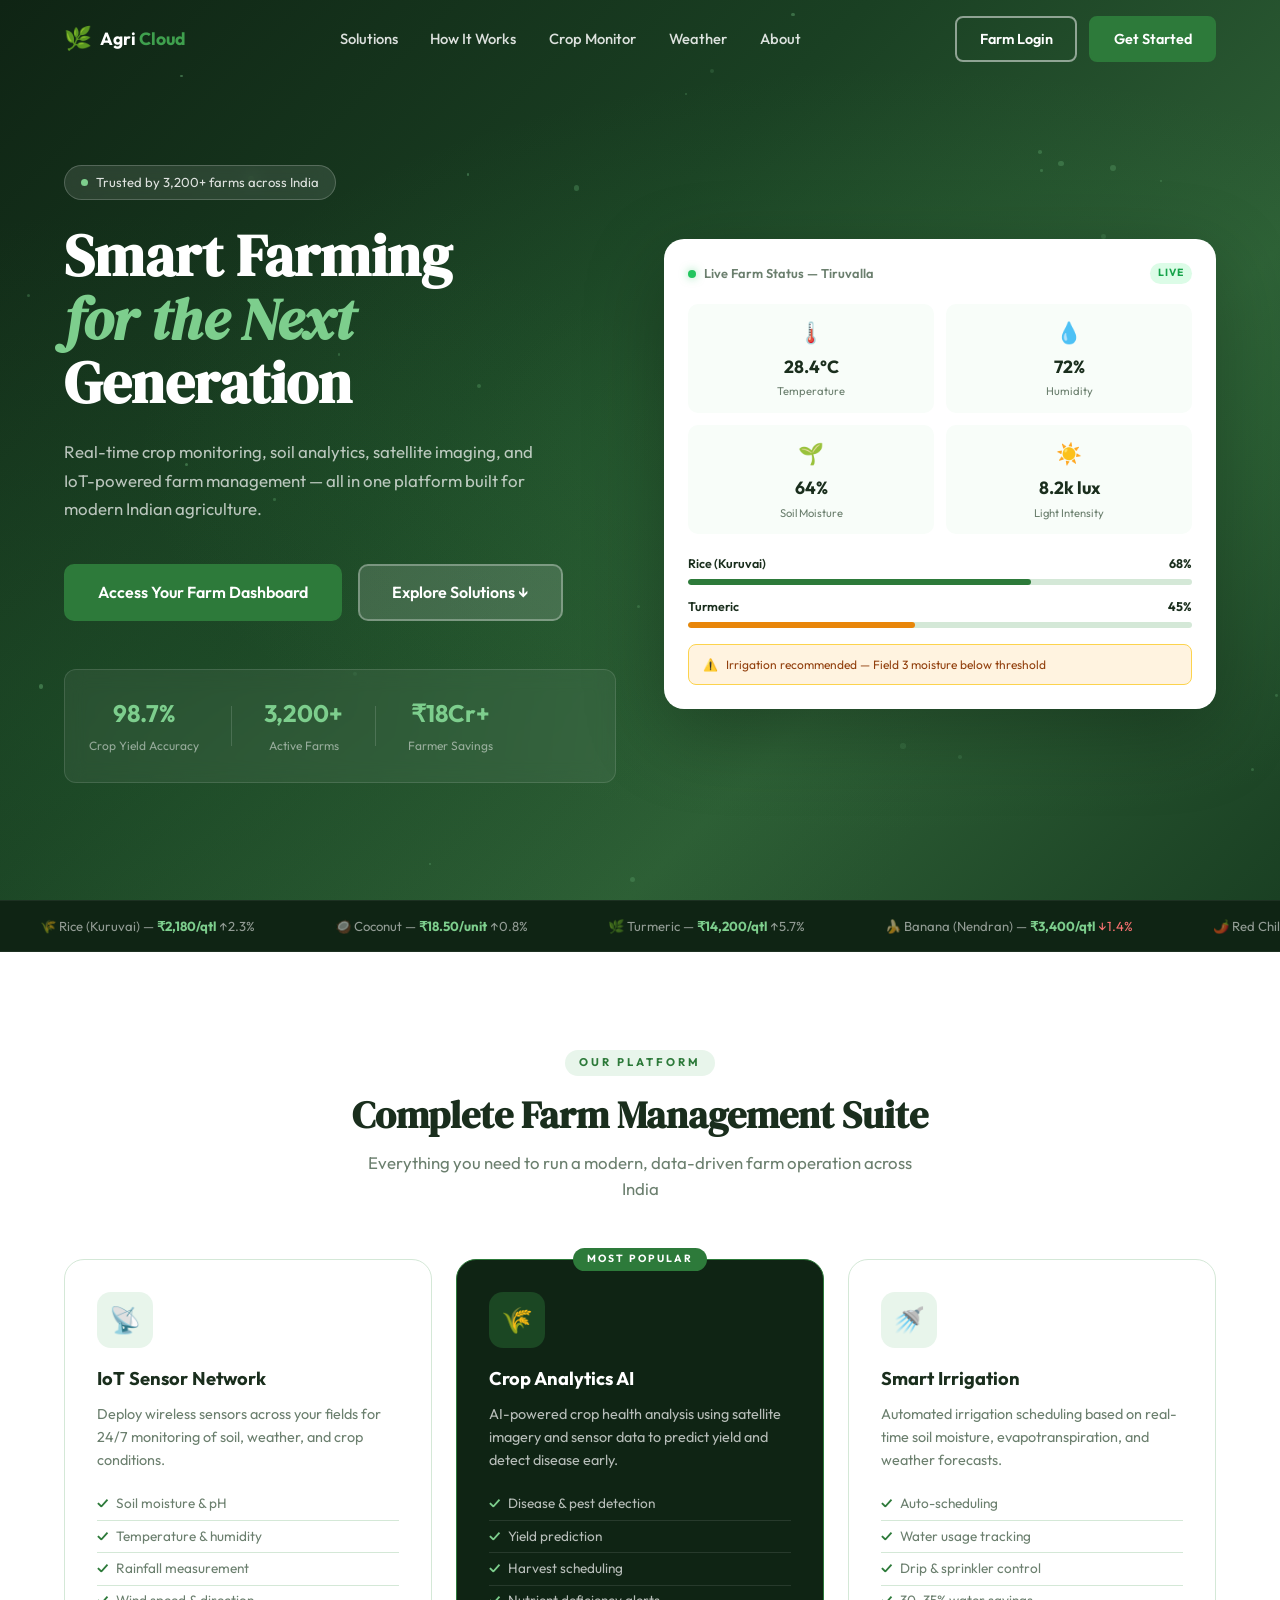
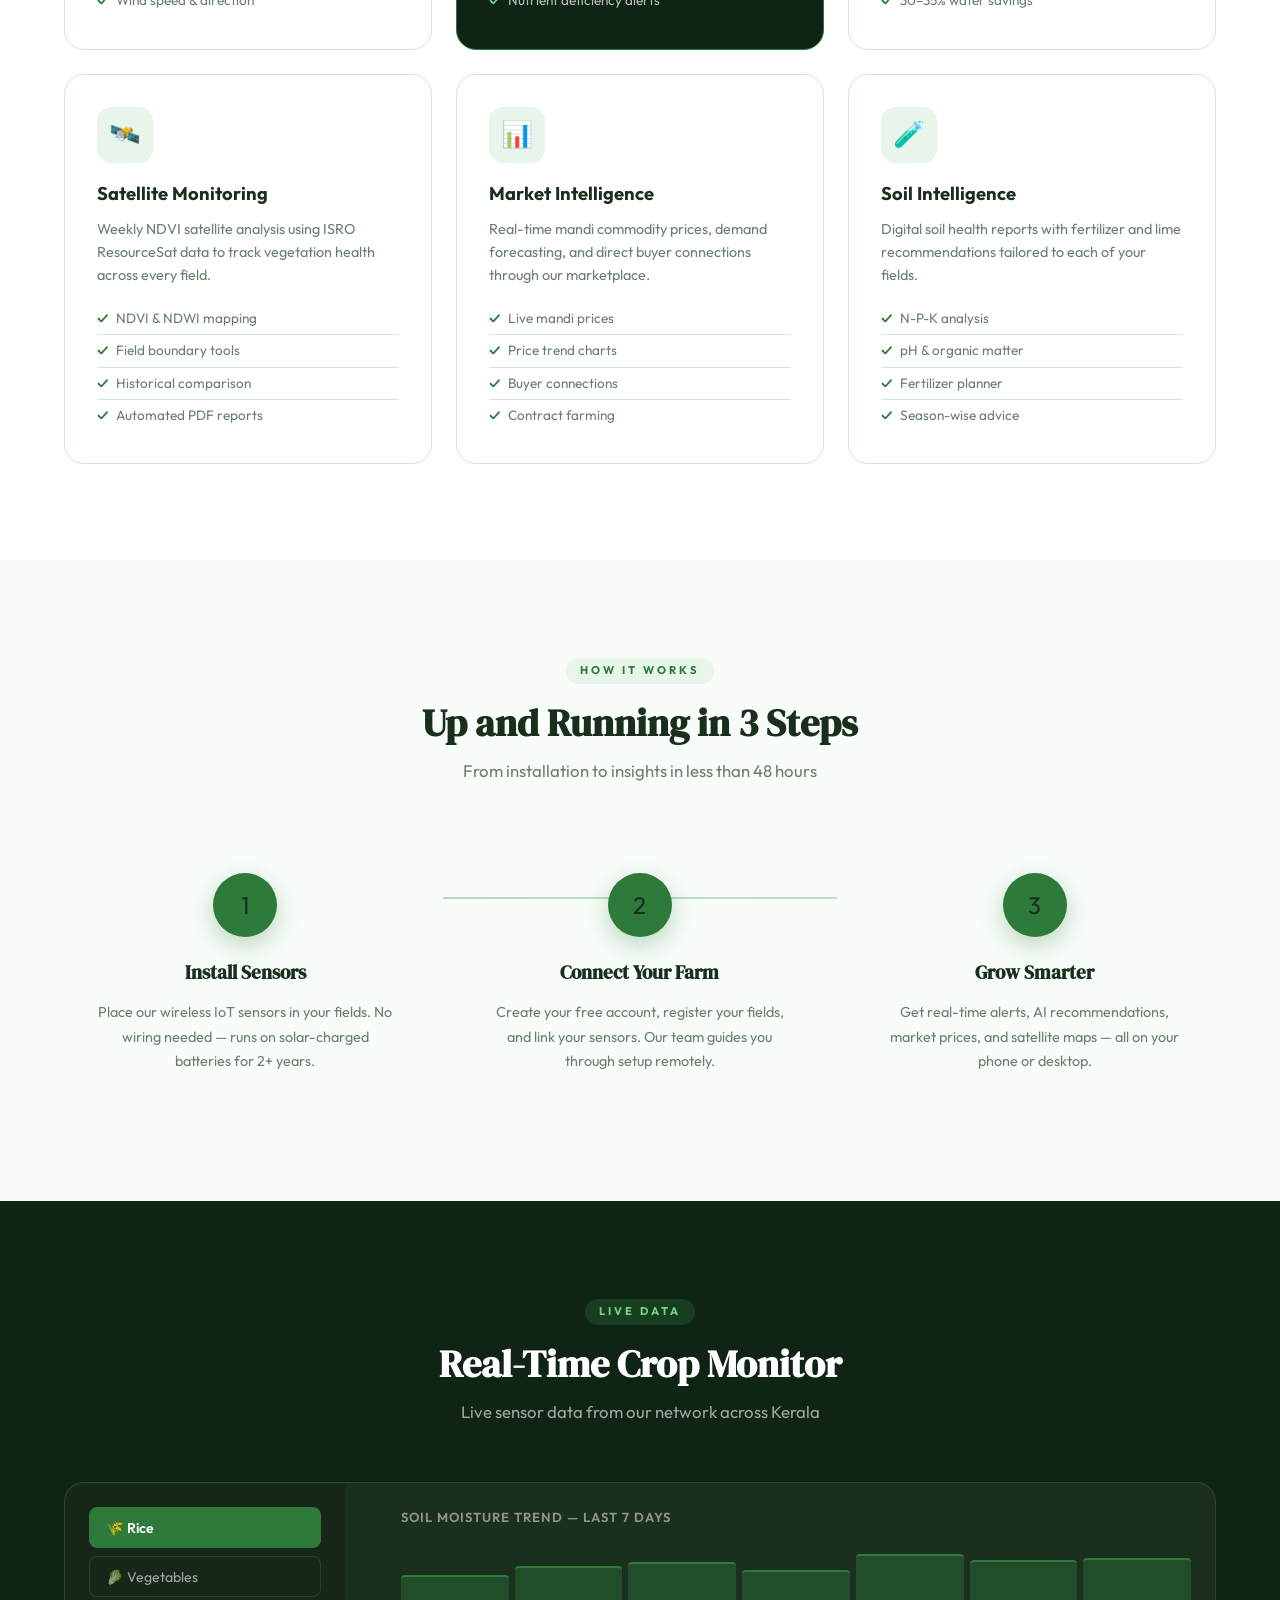
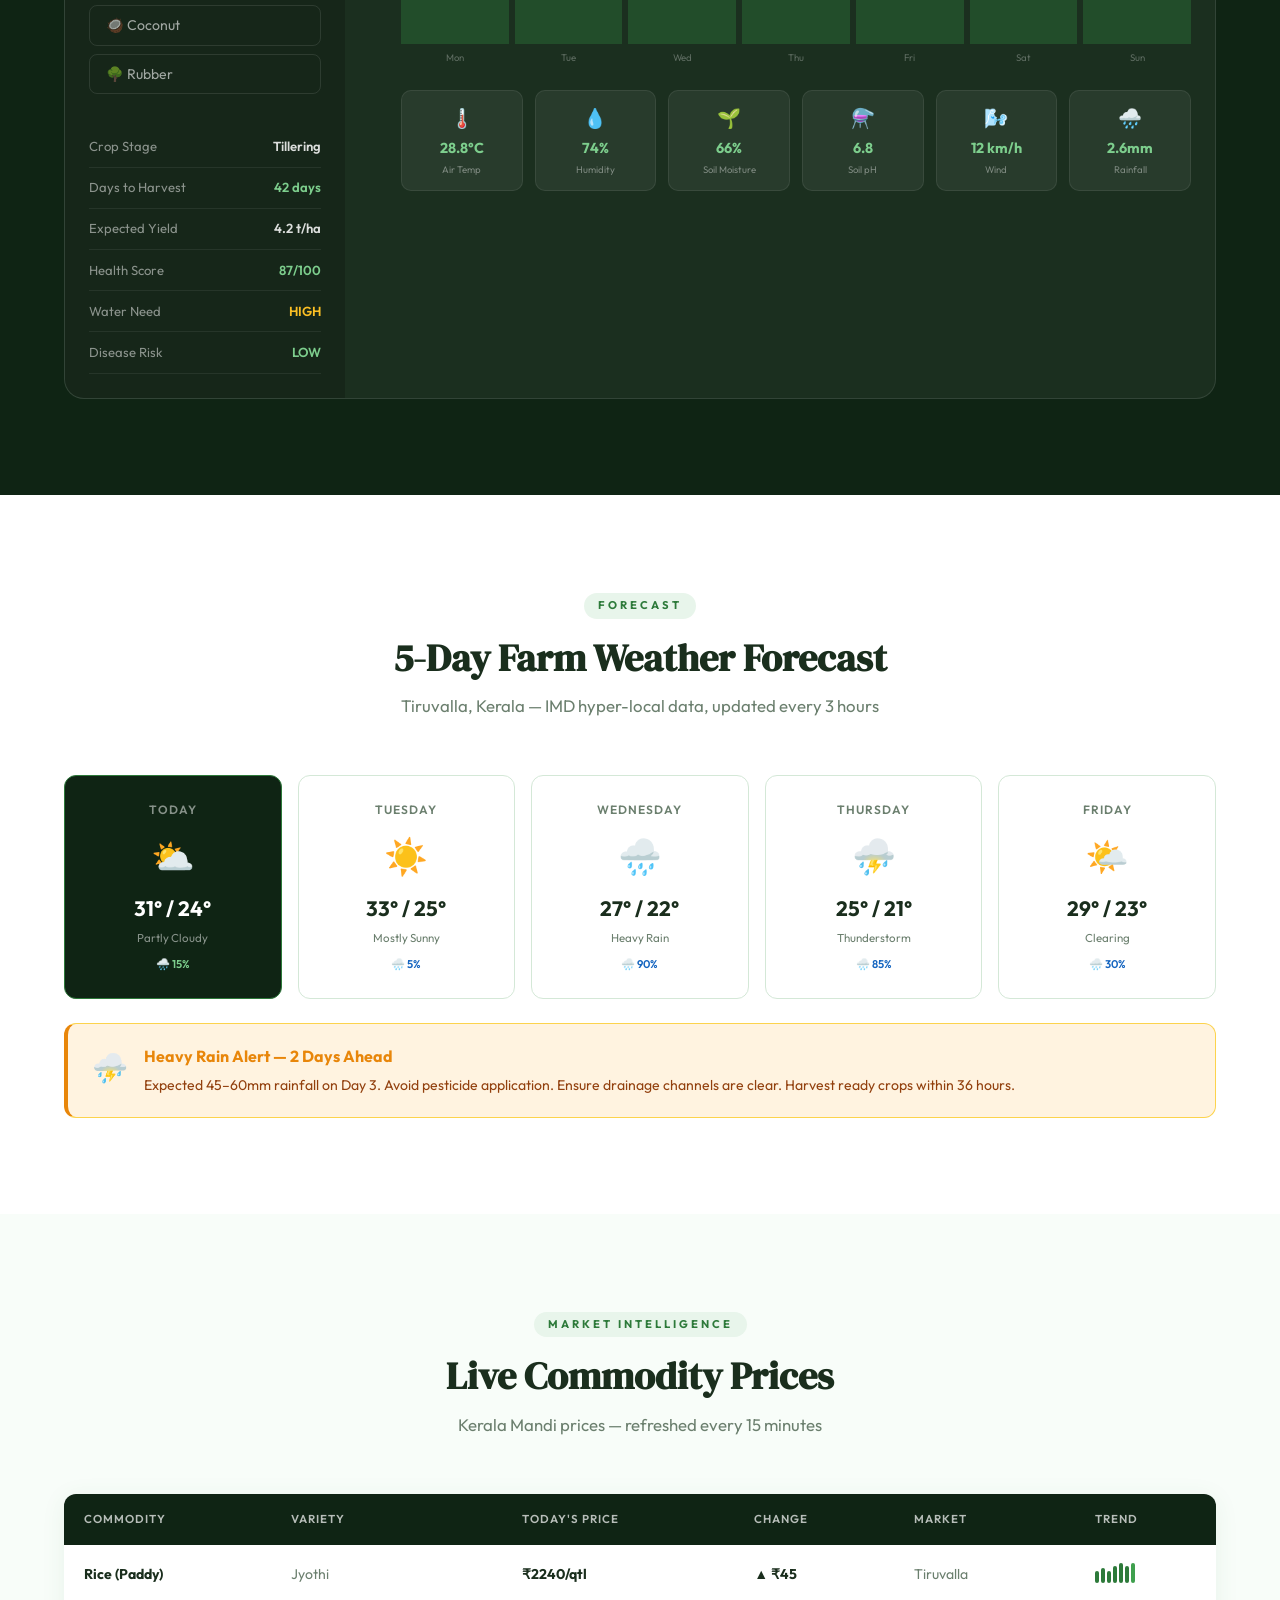
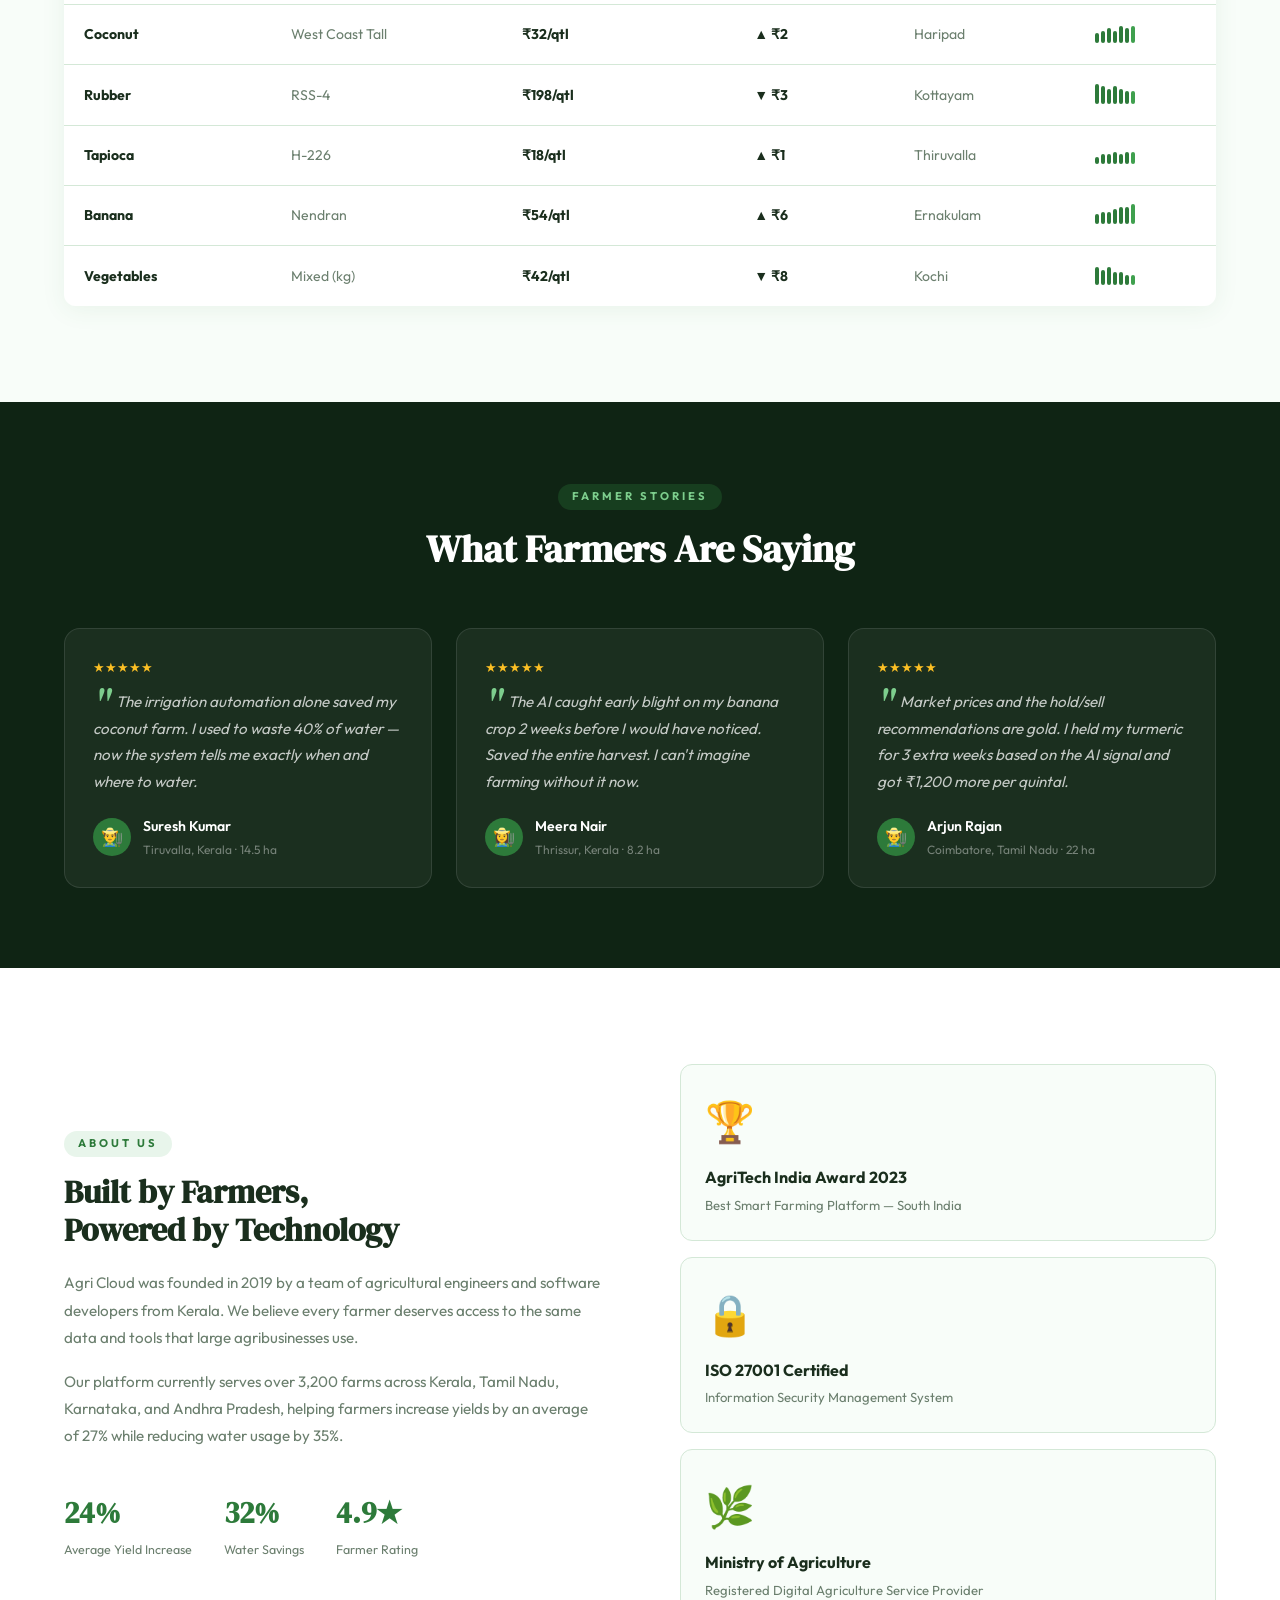
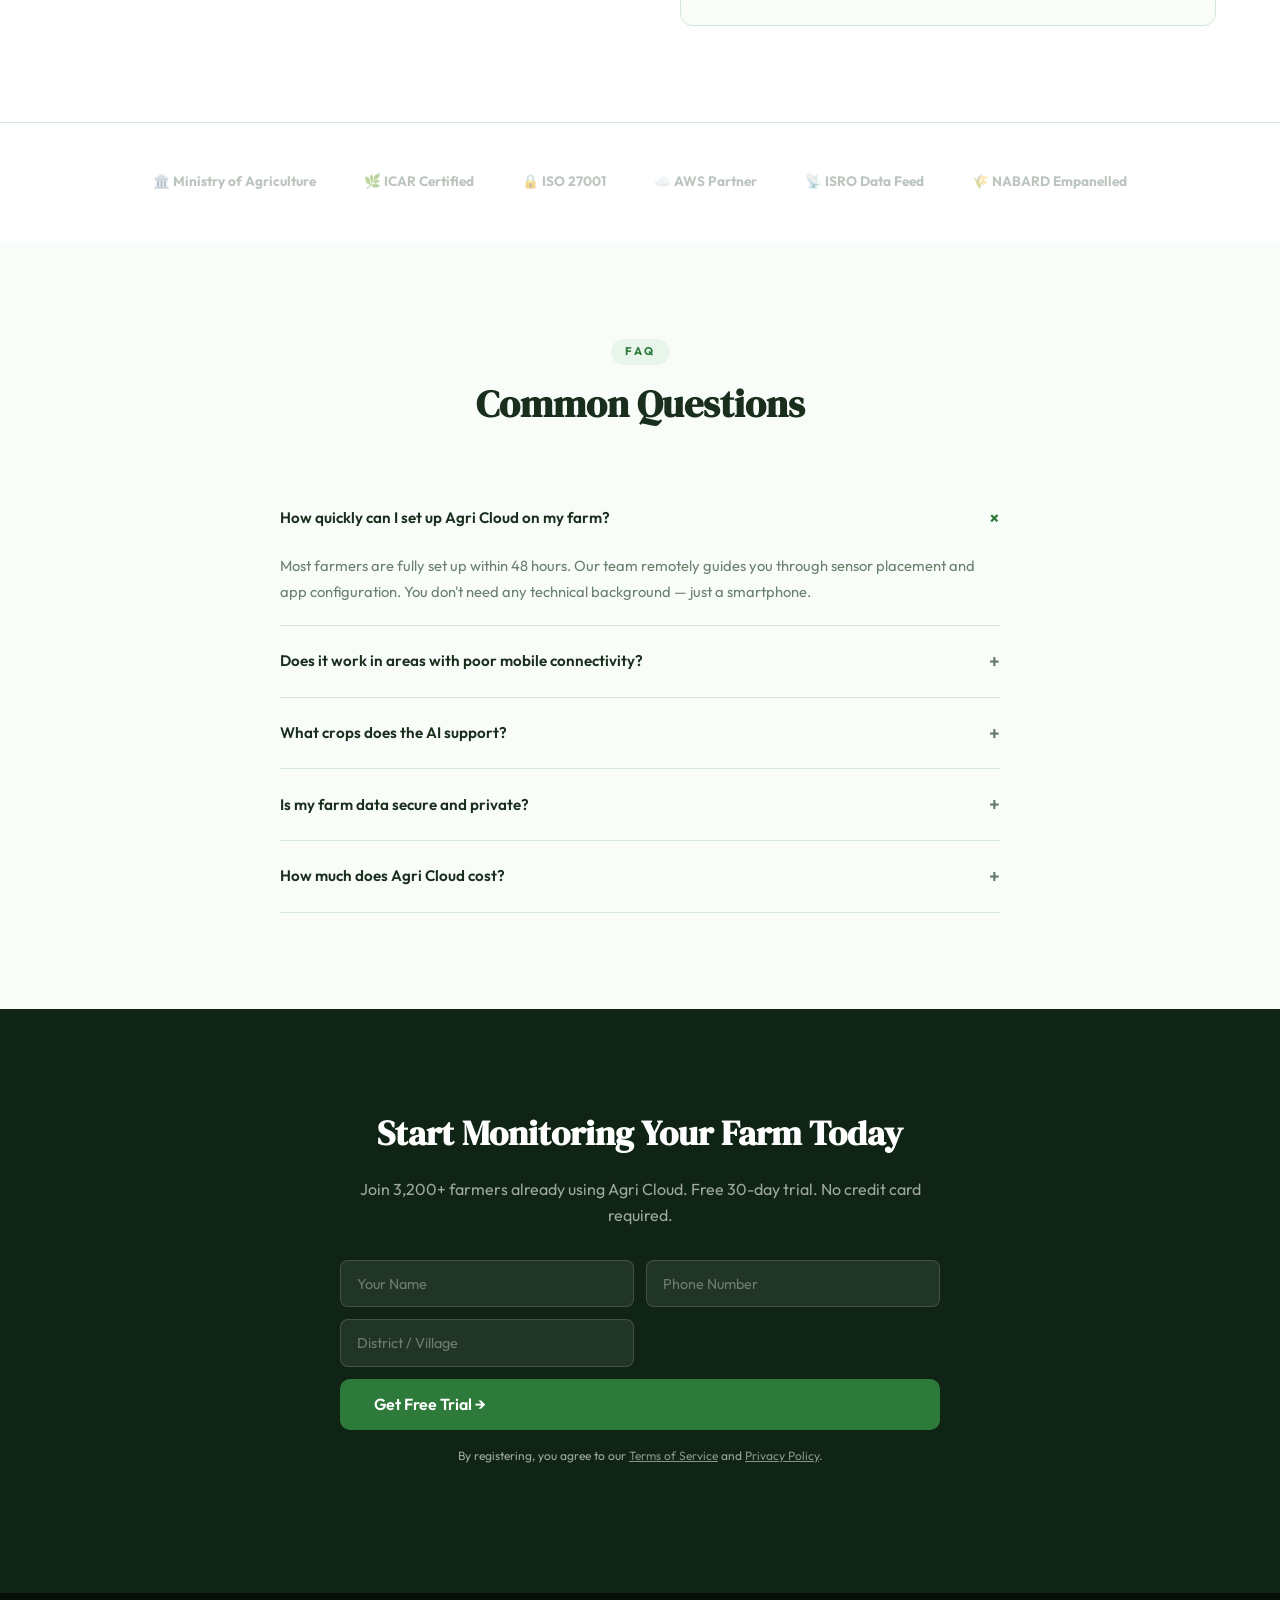
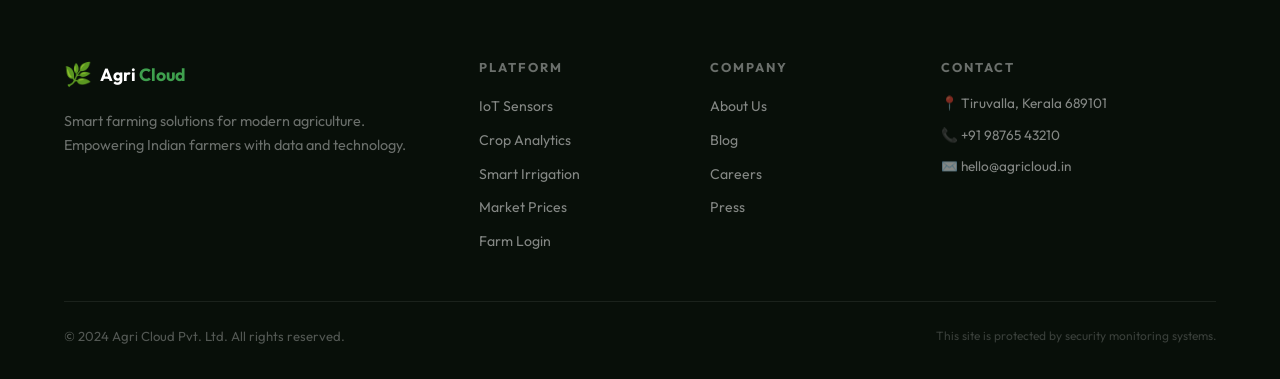
<file: index.html>
﻿<!DOCTYPE html>
<html lang="en">
<head>
<meta charset="UTF-8">
<meta name="viewport" content="width=device-width, initial-scale=1.0">
<title>Agri Cloud — Smart Farming Solutions</title>
<link rel="preconnect" href="https://fonts.googleapis.com">
<link href="https://fonts.googleapis.com/css2?family=DM+Serif+Display:ital@0;1&family=Outfit:wght@300;400;500;600;700&display=swap" rel="stylesheet">
<link rel="stylesheet" href="css/style.css">
<link rel="stylesheet" href="css/index.css">
</head>
<body>

<!-- Scroll Progress -->
<div id="scroll-progress"></div>

<!-- Back to top -->
<button id="back-top" onclick="window.scrollTo({top:0,behavior:'smooth'})">↑</button>

<!-- NAV -->
<nav class="nav" id="navbar">
  <div class="nav-container">
    <a href="index.html" class="nav-logo">
      <span class="logo-leaf">🌿</span>
      <span class="logo-text">Agri <span>Cloud</span></span>
    </a>
    <ul class="nav-links">
      <li><a href="#solutions">Solutions</a></li>
      <li><a href="#how">How It Works</a></li>
      <li><a href="#crops">Crop Monitor</a></li>
      <li><a href="#weather">Weather</a></li>
      <li><a href="#about">About</a></li>
    </ul>
    <div class="nav-actions">
      <a href="login.html" class="btn btn-outline">Farm Login</a>
      <a href="#contact" class="btn btn-primary">Get Started</a>
    </div>
    <button class="nav-burger" onclick="toggleMenu()" aria-label="Menu">
      <span></span><span></span><span></span>
    </button>
  </div>
  <div class="nav-mobile" id="navMobile">
    <a href="#solutions">Solutions</a>
    <a href="#how">How It Works</a>
    <a href="#crops">Crop Monitor</a>
    <a href="#weather">Weather</a>
    <a href="#about">About</a>
    <a href="login.html" class="btn btn-primary" style="margin-top:1rem;display:inline-block">Farm Login</a>
  </div>
</nav>

<!-- HERO -->
<section class="hero">
  <div class="hero-bg">
    <div class="hero-gradient"></div>
    <div class="hero-particles" id="particles"></div>
  </div>
  <div class="hero-content">
    <div class="hero-badge">
      <span class="badge-dot"></span>
      <span>Trusted by <span id="farm-counter">3,200</span>+ farms across India</span>
    </div>
    <h1 class="hero-title">
      Smart Farming<br>
      <em>for the Next</em><br>
      Generation
    </h1>
    <p class="hero-sub">Real-time crop monitoring, soil analytics, satellite imaging, and IoT-powered farm management — all in one platform built for modern Indian agriculture.</p>
    <div class="hero-btns">
      <a href="login.html" class="btn btn-primary btn-lg">Access Your Farm Dashboard</a>
      <a href="#solutions" class="btn btn-ghost btn-lg">Explore Solutions ↓</a>
    </div>
    <div class="hero-stats">
      <div class="hstat"><span class="hstat-num" data-target="98.7" data-suffix="%">0%</span><span class="hstat-label">Crop Yield Accuracy</span></div>
      <div class="hstat-div"></div>
      <div class="hstat"><span class="hstat-num" data-target="3200" data-suffix="+">0</span><span class="hstat-label">Active Farms</span></div>
      <div class="hstat-div"></div>
      <div class="hstat"><span class="hstat-num" data-target="18" data-prefix="₹" data-suffix="Cr+">₹0</span><span class="hstat-label">Farmer Savings</span></div>
    </div>
  </div>
  <div class="hero-visual">
    <div class="farm-card">
      <div class="farm-card-header">
        <span class="fc-dot green"></span>
        <span>Live Farm Status — Tiruvalla</span>
        <span class="fc-live">LIVE</span>
      </div>
      <div class="sensor-grid">
        <div class="sensor-item"><div class="sensor-icon">🌡️</div><div class="sensor-val" id="h-temp">28.4°C</div><div class="sensor-label">Temperature</div></div>
        <div class="sensor-item"><div class="sensor-icon">💧</div><div class="sensor-val" id="h-humid">72%</div><div class="sensor-label">Humidity</div></div>
        <div class="sensor-item"><div class="sensor-icon">🌱</div><div class="sensor-val" id="h-soil">64%</div><div class="sensor-label">Soil Moisture</div></div>
        <div class="sensor-item"><div class="sensor-icon">☀️</div><div class="sensor-val" id="h-light">8.2k lux</div><div class="sensor-label">Light Intensity</div></div>
      </div>
      <div class="crop-progress">
        <div class="cp-label"><span>Rice (Kuruvai)</span><span class="cp-pct">68%</span></div>
        <div class="cp-bar"><div class="cp-fill" style="width:0%;background:var(--green)" id="cp1"></div></div>
        <div class="cp-label" style="margin-top:0.75rem"><span>Turmeric</span><span class="cp-pct">45%</span></div>
        <div class="cp-bar"><div class="cp-fill" style="width:0%;background:var(--amber)" id="cp2"></div></div>
      </div>
      <div class="farm-alert">
        <span>⚠️</span>
        <span>Irrigation recommended — Field 3 moisture below threshold</span>
      </div>
    </div>
  </div>
</section>

<!-- LIVE TICKER -->
<div class="ticker-wrap">
  <div class="ticker-track" id="ticker-track"></div>
</div>

<!-- SOLUTIONS -->
<section class="section" id="solutions">
  <div class="container">
    <div class="section-header">
      <div class="section-tag reveal">OUR PLATFORM</div>
      <h2 class="reveal delay-1">Complete Farm Management Suite</h2>
      <p class="reveal delay-2">Everything you need to run a modern, data-driven farm operation across India</p>
    </div>
    <div class="solutions-grid">
      <div class="sol-card reveal delay-1">
        <div class="sol-icon">📡</div>
        <h3>IoT Sensor Network</h3>
        <p>Deploy wireless sensors across your fields for 24/7 monitoring of soil, weather, and crop conditions.</p>
        <ul class="sol-list"><li>Soil moisture & pH</li><li>Temperature & humidity</li><li>Rainfall measurement</li><li>Wind speed & direction</li></ul>
      </div>
      <div class="sol-card featured reveal delay-2">
        <div class="sol-badge">MOST POPULAR</div>
        <div class="sol-icon">🌾</div>
        <h3>Crop Analytics AI</h3>
        <p>AI-powered crop health analysis using satellite imagery and sensor data to predict yield and detect disease early.</p>
        <ul class="sol-list"><li>Disease & pest detection</li><li>Yield prediction</li><li>Harvest scheduling</li><li>Nutrient deficiency alerts</li></ul>
      </div>
      <div class="sol-card reveal delay-3">
        <div class="sol-icon">🚿</div>
        <h3>Smart Irrigation</h3>
        <p>Automated irrigation scheduling based on real-time soil moisture, evapotranspiration, and weather forecasts.</p>
        <ul class="sol-list"><li>Auto-scheduling</li><li>Water usage tracking</li><li>Drip & sprinkler control</li><li>30–35% water savings</li></ul>
      </div>
      <div class="sol-card reveal delay-4">
        <div class="sol-icon">🛰️</div>
        <h3>Satellite Monitoring</h3>
        <p>Weekly NDVI satellite analysis using ISRO ResourceSat data to track vegetation health across every field.</p>
        <ul class="sol-list"><li>NDVI & NDWI mapping</li><li>Field boundary tools</li><li>Historical comparison</li><li>Automated PDF reports</li></ul>
      </div>
      <div class="sol-card reveal delay-5">
        <div class="sol-icon">📊</div>
        <h3>Market Intelligence</h3>
        <p>Real-time mandi commodity prices, demand forecasting, and direct buyer connections through our marketplace.</p>
        <ul class="sol-list"><li>Live mandi prices</li><li>Price trend charts</li><li>Buyer connections</li><li>Contract farming</li></ul>
      </div>
      <div class="sol-card reveal delay-6">
        <div class="sol-icon">🧪</div>
        <h3>Soil Intelligence</h3>
        <p>Digital soil health reports with fertilizer and lime recommendations tailored to each of your fields.</p>
        <ul class="sol-list"><li>N-P-K analysis</li><li>pH & organic matter</li><li>Fertilizer planner</li><li>Season-wise advice</li></ul>
      </div>
    </div>
  </div>
</section>

<!-- HOW IT WORKS -->
<section class="section section-tinted" id="how">
  <div class="container">
    <div class="section-header">
      <div class="section-tag reveal">HOW IT WORKS</div>
      <h2 class="reveal delay-1">Up and Running in 3 Steps</h2>
      <p class="reveal delay-2">From installation to insights in less than 48 hours</p>
    </div>
    <div style="display:grid;grid-template-columns:repeat(3,1fr);gap:2rem" class="reveal delay-1">
      <div style="text-align:center;padding:2rem">
        <div style="width:64px;height:64px;background:var(--green);border-radius:50%;display:flex;align-items:center;justify-content:center;font-size:1.5rem;margin:0 auto 1.25rem;box-shadow:0 8px 24px rgba(45,122,58,0.3)">1</div>
        <h3 style="font-family:'DM Serif Display',serif;font-size:1.2rem;margin-bottom:0.75rem">Install Sensors</h3>
        <p style="color:var(--text-muted);font-size:0.9rem;line-height:1.7">Place our wireless IoT sensors in your fields. No wiring needed — runs on solar-charged batteries for 2+ years.</p>
      </div>
      <div style="text-align:center;padding:2rem;position:relative">
        <div style="position:absolute;top:3.5rem;left:-1rem;right:-1rem;height:2px;background:linear-gradient(90deg,var(--green),var(--green-light));opacity:0.3;z-index:0"></div>
        <div style="width:64px;height:64px;background:var(--green);border-radius:50%;display:flex;align-items:center;justify-content:center;font-size:1.5rem;margin:0 auto 1.25rem;box-shadow:0 8px 24px rgba(45,122,58,0.3);position:relative;z-index:1">2</div>
        <h3 style="font-family:'DM Serif Display',serif;font-size:1.2rem;margin-bottom:0.75rem">Connect Your Farm</h3>
        <p style="color:var(--text-muted);font-size:0.9rem;line-height:1.7">Create your free account, register your fields, and link your sensors. Our team guides you through setup remotely.</p>
      </div>
      <div style="text-align:center;padding:2rem">
        <div style="width:64px;height:64px;background:var(--green);border-radius:50%;display:flex;align-items:center;justify-content:center;font-size:1.5rem;margin:0 auto 1.25rem;box-shadow:0 8px 24px rgba(45,122,58,0.3)">3</div>
        <h3 style="font-family:'DM Serif Display',serif;font-size:1.2rem;margin-bottom:0.75rem">Grow Smarter</h3>
        <p style="color:var(--text-muted);font-size:0.9rem;line-height:1.7">Get real-time alerts, AI recommendations, market prices, and satellite maps — all on your phone or desktop.</p>
      </div>
    </div>
  </div>
</section>

<!-- CROP MONITOR -->
<section class="section section-dark" id="crops">
  <div class="container">
    <div class="section-header light">
      <div class="section-tag reveal">LIVE DATA</div>
      <h2 class="reveal delay-1">Real-Time Crop Monitor</h2>
      <p class="reveal delay-2">Live sensor data from our network across Kerala</p>
    </div>
    <div class="crop-monitor reveal">
      <div class="cm-sidebar">
        <div class="cm-tabs">
          <button class="cm-tab active" onclick="showCrop('rice')">🌾 Rice</button>
          <button class="cm-tab" onclick="showCrop('veg')">🥬 Vegetables</button>
          <button class="cm-tab" onclick="showCrop('coconut')">🥥 Coconut</button>
          <button class="cm-tab" onclick="showCrop('rubber')">🌳 Rubber</button>
        </div>
        <div class="cm-field-stats" id="cm-stats">
          <div class="cfs-item"><span>Crop Stage</span><span id="cs-stage" class="cfs-val">Tillering</span></div>
          <div class="cfs-item"><span>Days to Harvest</span><span id="cs-harvest" class="cfs-val green">42 days</span></div>
          <div class="cfs-item"><span>Expected Yield</span><span id="cs-yield" class="cfs-val">4.2 t/ha</span></div>
          <div class="cfs-item"><span>Health Score</span><span id="cs-health" class="cfs-val green">87/100</span></div>
          <div class="cfs-item"><span>Water Need</span><span id="cs-water" class="cfs-val amber">HIGH</span></div>
          <div class="cfs-item"><span>Disease Risk</span><span id="cs-disease" class="cfs-val green">LOW</span></div>
        </div>
      </div>
      <div class="cm-main">
        <div class="cm-chart-title">Soil Moisture Trend — Last 7 Days</div>
        <div class="cm-chart" id="cm-chart">
          <div class="chart-bars" id="chart-bars"></div>
          <div class="chart-xaxis" id="chart-xaxis"></div>
        </div>
        <div class="cm-sensors">
          <div class="cms-card"><div class="cms-icon">🌡️</div><div class="cms-val" id="s-temp">28.4°C</div><div class="cms-label">Air Temp</div></div>
          <div class="cms-card"><div class="cms-icon">💧</div><div class="cms-val" id="s-hum">72%</div><div class="cms-label">Humidity</div></div>
          <div class="cms-card"><div class="cms-icon">🌱</div><div class="cms-val" id="s-soil">64%</div><div class="cms-label">Soil Moisture</div></div>
          <div class="cms-card"><div class="cms-icon">⚗️</div><div class="cms-val" id="s-ph">6.8</div><div class="cms-label">Soil pH</div></div>
          <div class="cms-card"><div class="cms-icon">🌬️</div><div class="cms-val" id="s-wind">12 km/h</div><div class="cms-label">Wind</div></div>
          <div class="cms-card"><div class="cms-icon">🌧️</div><div class="cms-val" id="s-rain">2.4mm</div><div class="cms-label">Rainfall</div></div>
        </div>
      </div>
    </div>
  </div>
</section>

<!-- WEATHER -->
<section class="section" id="weather">
  <div class="container">
    <div class="section-header">
      <div class="section-tag reveal">FORECAST</div>
      <h2 class="reveal delay-1">5-Day Farm Weather Forecast</h2>
      <p class="reveal delay-2">Tiruvalla, Kerala — IMD hyper-local data, updated every 3 hours</p>
    </div>
    <div class="weather-strip reveal" id="weather-strip"></div>
    <div class="weather-alert-box reveal delay-1">
      <div class="wab-icon">⛈️</div>
      <div><div class="wab-title">Heavy Rain Alert — 2 Days Ahead</div>
      <div class="wab-sub">Expected 45–60mm rainfall on Day 3. Avoid pesticide application. Ensure drainage channels are clear. Harvest ready crops within 36 hours.</div></div>
    </div>
  </div>
</section>

<!-- MARKET PRICES -->
<section class="section section-tinted">
  <div class="container">
    <div class="section-header">
      <div class="section-tag reveal">MARKET INTELLIGENCE</div>
      <h2 class="reveal delay-1">Live Commodity Prices</h2>
      <p class="reveal delay-2">Kerala Mandi prices — refreshed every 15 minutes</p>
    </div>
    <div class="market-table-wrap reveal">
      <table class="market-table">
        <thead><tr><th>Commodity</th><th>Variety</th><th>Today's Price</th><th>Change</th><th>Market</th><th>Trend</th></tr></thead>
        <tbody id="market-tbody"></tbody>
      </table>
    </div>
  </div>
</section>

<!-- TESTIMONIALS -->
<section class="testimonials">
  <div class="container">
    <div class="section-header light">
      <div class="section-tag reveal" style="background:rgba(45,122,58,0.3);color:#7dce8d">FARMER STORIES</div>
      <h2 class="reveal delay-1" style="color:white">What Farmers Are Saying</h2>
    </div>
    <div class="testi-grid">
      <div class="testi-card reveal delay-1">
        <div class="testi-stars">★★★★★</div>
        <div class="testi-quote">The irrigation automation alone saved my coconut farm. I used to waste 40% of water — now the system tells me exactly when and where to water.</div>
        <div class="testi-author"><div class="testi-avatar">👨‍🌾</div><div><div class="testi-name">Suresh Kumar</div><div class="testi-loc">Tiruvalla, Kerala · 14.5 ha</div></div></div>
      </div>
      <div class="testi-card reveal delay-2">
        <div class="testi-stars">★★★★★</div>
        <div class="testi-quote">The AI caught early blight on my banana crop 2 weeks before I would have noticed. Saved the entire harvest. I can't imagine farming without it now.</div>
        <div class="testi-author"><div class="testi-avatar">👩‍🌾</div><div><div class="testi-name">Meera Nair</div><div class="testi-loc">Thrissur, Kerala · 8.2 ha</div></div></div>
      </div>
      <div class="testi-card reveal delay-3">
        <div class="testi-stars">★★★★★</div>
        <div class="testi-quote">Market prices and the hold/sell recommendations are gold. I held my turmeric for 3 extra weeks based on the AI signal and got ₹1,200 more per quintal.</div>
        <div class="testi-author"><div class="testi-avatar">👨‍🌾</div><div><div class="testi-name">Arjun Rajan</div><div class="testi-loc">Coimbatore, Tamil Nadu · 22 ha</div></div></div>
      </div>
    </div>
  </div>
</section>

<!-- ABOUT -->
<section class="section" id="about">
  <div class="container">
    <div class="about-grid">
      <div class="about-text reveal">
        <div class="section-tag">ABOUT US</div>
        <h2>Built by Farmers,<br>Powered by Technology</h2>
        <p>Agri Cloud was founded in 2019 by a team of agricultural engineers and software developers from Kerala. We believe every farmer deserves access to the same data and tools that large agribusinesses use.</p>
        <p style="margin-top:1rem">Our platform currently serves over 3,200 farms across Kerala, Tamil Nadu, Karnataka, and Andhra Pradesh, helping farmers increase yields by an average of 27% while reducing water usage by 35%.</p>
        <div class="about-stats">
          <div class="astat"><span class="astat-num" data-target="27" data-suffix="%">0%</span><span class="astat-label">Average Yield Increase</span></div>
          <div class="astat"><span class="astat-num" data-target="35" data-suffix="%">0%</span><span class="astat-label">Water Savings</span></div>
          <div class="astat"><span class="astat-num">4.9★</span><span class="astat-label">Farmer Rating</span></div>
        </div>
      </div>
      <div class="about-visual reveal delay-2">
        <div class="cert-card"><div style="font-size:2.5rem;margin-bottom:0.75rem">🏆</div><div class="cert-title">AgriTech India Award 2023</div><div class="cert-sub">Best Smart Farming Platform — South India</div></div>
        <div class="cert-card"><div style="font-size:2.5rem;margin-bottom:0.75rem">🔒</div><div class="cert-title">ISO 27001 Certified</div><div class="cert-sub">Information Security Management System</div></div>
        <div class="cert-card"><div style="font-size:2.5rem;margin-bottom:0.75rem">🌿</div><div class="cert-title">Ministry of Agriculture</div><div class="cert-sub">Registered Digital Agriculture Service Provider</div></div>
      </div>
    </div>
  </div>
</section>

<!-- TRUST STRIP -->
<section class="trust-strip">
  <div class="container">
    <div class="trust-logos reveal">
      <div class="trust-logo">🏛️ Ministry of Agriculture</div>
      <div class="trust-logo">🌿 ICAR Certified</div>
      <div class="trust-logo">🔒 ISO 27001</div>
      <div class="trust-logo">☁️ AWS Partner</div>
      <div class="trust-logo">📡 ISRO Data Feed</div>
      <div class="trust-logo">🌾 NABARD Empanelled</div>
    </div>
  </div>
</section>

<!-- FAQ -->
<section class="section section-tinted">
  <div class="container">
    <div class="section-header">
      <div class="section-tag reveal">FAQ</div>
      <h2 class="reveal delay-1">Common Questions</h2>
    </div>
    <div class="faq-wrap reveal delay-1">
      <div class="faq-item open">
        <div class="faq-q" onclick="toggleFaq(this)"><span>How quickly can I set up Agri Cloud on my farm?</span><span class="faq-icon">+</span></div>
        <div class="faq-a">Most farmers are fully set up within 48 hours. Our team remotely guides you through sensor placement and app configuration. You don't need any technical background — just a smartphone.</div>
      </div>
      <div class="faq-item">
        <div class="faq-q" onclick="toggleFaq(this)"><span>Does it work in areas with poor mobile connectivity?</span><span class="faq-icon">+</span></div>
        <div class="faq-a">Yes. Our IoT sensors use LoRaWAN — a low-power, long-range radio network that works even with weak 2G coverage. Data is synced to the cloud whenever connectivity is available and cached locally.</div>
      </div>
      <div class="faq-item">
        <div class="faq-q" onclick="toggleFaq(this)"><span>What crops does the AI support?</span><span class="faq-icon">+</span></div>
        <div class="faq-a">Our AI model supports 80+ crops common in South and Central India, including rice, coconut, banana, sugarcane, cotton, turmeric, pepper, rubber, and all major vegetables. New crops are added every quarter.</div>
      </div>
      <div class="faq-item">
        <div class="faq-q" onclick="toggleFaq(this)"><span>Is my farm data secure and private?</span><span class="faq-icon">+</span></div>
        <div class="faq-a">Absolutely. All data is encrypted in transit (TLS 1.3) and at rest (AES-256). We are ISO 27001 certified. Your farm data is never sold or shared with third parties. You own your data — you can export or delete it at any time.</div>
      </div>
      <div class="faq-item">
        <div class="faq-q" onclick="toggleFaq(this)"><span>How much does Agri Cloud cost?</span><span class="faq-icon">+</span></div>
        <div class="faq-a">We offer a free 30-day trial with full features. After that, plans start at ₹499/month for up to 5 hectares. Pro and Enterprise plans are available for larger farms. Hardware (sensors) is a one-time purchase with 2-year warranty.</div>
      </div>
    </div>
  </div>
</section>

<!-- REGISTER -->
<section class="section register-section" id="contact">
  <div class="container">
    <div class="register-box reveal">
      <h2>Start Monitoring Your Farm Today</h2>
      <p>Join 3,200+ farmers already using Agri Cloud. Free 30-day trial. No credit card required.</p>
      <form class="register-form" onsubmit="registerSubmit(event)">
        <input type="text" id="register-name" placeholder="Your Name" required>
        <input type="tel" id="register-phone" placeholder="Phone Number" inputmode="numeric" maxlength="10" pattern="[0-9]{10}" required>
        <input type="text" id="register-location" placeholder="District / Village">
        <button type="submit" class="btn btn-primary btn-lg">Get Free Trial →</button>
      </form>
      <p class="register-note">By registering, you agree to our <a href="#">Terms of Service</a> and <a href="#">Privacy Policy</a>.</p>
    </div>
  </div>
</section>

<!-- FOOTER -->
<footer class="footer">
  <div class="container">
    <div class="footer-grid">
      <div>
        <div class="nav-logo" style="margin-bottom:1rem">
          <span class="logo-leaf">🌿</span>
          <span class="logo-text">Agri <span>Cloud</span></span>
        </div>
        <p style="color:rgba(255,255,255,0.4);font-size:0.9rem;line-height:1.7">Smart farming solutions for modern agriculture. Empowering Indian farmers with data and technology.</p>
      </div>
      <div>
        <div class="footer-head">Platform</div>
        <ul class="footer-links">
          <li><a href="# ">IoT Sensors</a></li>
          <li><a href="#">Crop Analytics</a></li>
          <li><a href="#">Smart Irrigation</a></li>
          <li><a href="#">Market Prices</a></li>
          <li><a href="login.html">Farm Login</a></li>
        </ul>
      </div>
      <div>
        <div class="footer-head">Company</div>
        <ul class="footer-links">
          <li><a href="#">About Us</a></li>
          <li><a href="#">Blog</a></li>
          <li><a href="#">Careers</a></li>
          <li><a href="#">Press</a></li>
        </ul>
      </div>
      <div>
        <div class="footer-head">Contact</div>
        <div class="footer-contact">
          <div>📍 Tiruvalla, Kerala 689101</div>
          <div>📞 +91 98765 43210</div>
          <div>✉️ hello@agricloud.in</div>
        </div>
      </div>
    </div>
    <div class="footer-bottom">
      <span>© 2024 Agri Cloud Pvt. Ltd. All rights reserved.</span>
      <span style="color:rgba(255,255,255,0.2);font-size:0.75rem">This site is protected by security monitoring systems.</span>
    </div>
  </div>
</footer>

<div class="register-popup-backdrop" id="register-popup-backdrop"></div>
<div class="register-popup" id="register-popup" role="dialog" aria-modal="true" aria-labelledby="register-popup-title" aria-describedby="register-popup-message">
  <div class="register-popup-icon" id="register-popup-icon">🌾</div>
  <h3 class="register-popup-title" id="register-popup-title">Registration Submitted</h3>
  <p class="register-popup-message" id="register-popup-message">Thank you! Our team will contact you within 24 hours to set up your free trial. 🌾</p>
  <button type="button" class="btn btn-primary" id="register-popup-close">Close</button>
</div>

<script src="js/main.js"></script>
<script src="js/honeypot.js"></script>
<script>
/* ── SCROLL PROGRESS ─────────────────────────────────── */
window.addEventListener('scroll', () => {
  const prog = document.getElementById('scroll-progress');
  const pct = (window.scrollY / (document.body.scrollHeight - window.innerHeight)) * 100;
  prog.style.width = pct + '%';

  const btn = document.getElementById('back-top');
  if (window.scrollY > 400) btn.classList.add('show');
  else btn.classList.remove('show');
});

/* ── SCROLL REVEAL ───────────────────────────────────── */
const revealObs = new IntersectionObserver((entries) => {
  entries.forEach(e => { if (e.isIntersecting) { e.target.classList.add('visible'); } });
}, { threshold: 0.12 });
document.querySelectorAll('.reveal').forEach(el => revealObs.observe(el));

/* ── ANIMATED COUNTERS ───────────────────────────────── */
function animateCounter(el) {
  const target = parseFloat(el.dataset.target);
  const prefix = el.dataset.prefix || '';
  const suffix = el.dataset.suffix || '';
  const duration = 1800;
  const isDecimal = target % 1 !== 0;
  const start = performance.now();
  function step(now) {
    const progress = Math.min((now - start) / duration, 1);
    const ease = 1 - Math.pow(1 - progress, 3);
    const current = target * ease;
    el.textContent = prefix + (isDecimal ? current.toFixed(1) : Math.floor(current).toLocaleString()) + suffix;
    if (progress < 1) requestAnimationFrame(step);
  }
  requestAnimationFrame(step);
}

const counterObs = new IntersectionObserver((entries) => {
  entries.forEach(e => {
    if (e.isIntersecting && e.target.dataset.target) {
      animateCounter(e.target);
      counterObs.unobserve(e.target);
    }
  });
}, { threshold: 0.5 });
document.querySelectorAll('[data-target]').forEach(el => counterObs.observe(el));

/* ── ENHANCED PARTICLES ──────────────────────────────── */
(function initParticles() {
  const container = document.getElementById('particles');
  if (!container) return;
  for (let i = 0; i < 22; i++) {
    const p = document.createElement('div');
    const size = Math.random() * 5 + 2;
    const x1 = (Math.random() * 60 - 30) + 'px';
    const y1 = -(Math.random() * 40 + 10) + 'px';
    const x2 = (Math.random() * 40 - 20) + 'px';
    const y2 = (Math.random() * 30 + 5) + 'px';
    p.className = 'p';
    p.style.cssText = `
      width:${size}px;height:${size}px;
      left:${Math.random()*100}%;top:${Math.random()*100}%;
      --dur:${Math.random()*8+6}s;--del:${Math.random()*-10}s;
      --x1:${x1};--y1:${y1};--x2:${x2};--y2:${y2};
    `;
    container.appendChild(p);
  }
})();

/* ── ANIMATED PROGRESS BARS (hero card) ─────────────── */
setTimeout(() => {
  document.getElementById('cp1').style.width = '68%';
  document.getElementById('cp2').style.width = '45%';
}, 800);

/* ── LIVE TICKER ─────────────────────────────────────── */
(function buildTicker() {
  const items = [
    '🌾 Rice (Kuruvai) — <b>₹2,180/qtl</b> ↑2.3%',
    '🥥 Coconut — <b>₹18.50/unit</b> ↑0.8%',
    '🌿 Turmeric — <b>₹14,200/qtl</b> ↑5.7%',
    '🍌 Banana (Nendran) — <b>₹3,400/qtl</b> <span class="dn">↓1.4%</span>',
    '🌶️ Red Chilli — <b>₹9,600/qtl</b> <span class="dn">↓1.1%</span>',
    '🫚 Groundnut — <b>₹5,850/qtl</b> ↑3.2%',
    '🧅 Small Onion — <b>₹4,200/qtl</b> <span class="dn">↓0.6%</span>',
    '🌱 Soybean — <b>₹4,650/qtl</b> ↑0.4%',
    '🍅 Tomato — <b>₹1,240/qtl</b> <span class="dn">↓4.5%</span>',
    '🌳 Rubber (RSS-4) — <b>₹198/kg</b> <span class="dn">↓1.5%</span>',
  ];
  const html = items.map(i => `<span class="ticker-item">${i}</span>`).join('');
  const track = document.getElementById('ticker-track');
  track.innerHTML = html + html; // duplicate for seamless loop
})();

/* ── FAQ TOGGLE ──────────────────────────────────────── */
function toggleFaq(btn) {
  const item = btn.closest('.faq-item');
  const isOpen = item.classList.contains('open');
  document.querySelectorAll('.faq-item').forEach(i => i.classList.remove('open'));
  if (!isOpen) item.classList.add('open');
}

/* ── REGISTER FORM ───────────────────────────────────── */
function showRegisterPopup(state, message) {
  const popup = document.getElementById('register-popup');
  const backdrop = document.getElementById('register-popup-backdrop');
  const title = document.getElementById('register-popup-title');
  const icon = document.getElementById('register-popup-icon');
  const msg = document.getElementById('register-popup-message');
  if (!popup || !backdrop || !title || !icon || !msg) return;

  msg.textContent = message;
  popup.classList.remove('error', 'success');
  if (state === 'error') {
    popup.classList.add('error');
    title.textContent = 'Invalid Phone Number';
    icon.textContent = '⚠️';
  } else {
    popup.classList.add('success');
    title.textContent = 'Registration Submitted';
    icon.textContent = '🌾';
  }

  popup.classList.add('show');
  backdrop.classList.add('show');
}

function hideRegisterPopup() {
  const popup = document.getElementById('register-popup');
  const backdrop = document.getElementById('register-popup-backdrop');
  if (popup) popup.classList.remove('show');
  if (backdrop) backdrop.classList.remove('show');
}

function registerSubmit(e) {
  e.preventDefault();
  const nameEl = e.target.querySelector('#register-name');
  const phoneEl = e.target.querySelector('#register-phone');
  const locationEl = e.target.querySelector('#register-location');

  const name = (nameEl.value || '').trim();
  const digits = (phoneEl.value || '').replace(/\D/g, '').slice(0, 10);
  const location = (locationEl.value || '').trim();

  if (!name) {
    showRegisterPopup('error', 'Please enter your name.');
    nameEl.focus();
    return;
  }

  phoneEl.value = digits;

  if (digits.length !== 10) {
    showRegisterPopup('error', 'Please enter a valid 10-digit phone number.');
    phoneEl.focus();
    return;
  }

  const registration = {
    id: Date.now(),
    name,
    phone: digits,
    location: location || '—',
    createdAt: new Date().toISOString(),
  };

  const allRegs = JSON.parse(localStorage.getItem('agri_registrations') || '[]');
  allRegs.unshift(registration);
  if (allRegs.length > 100) allRegs.length = 100;
  localStorage.setItem('agri_registrations', JSON.stringify(allRegs));

  showRegisterPopup('success', 'Thank you! Our team will contact you within 24 hours to set up your free trial. 🌾');
  e.target.reset();
}

const registerPhone = document.getElementById('register-phone');
if (registerPhone) {
  registerPhone.addEventListener('input', () => {
    registerPhone.value = registerPhone.value.replace(/\D/g, '').slice(0, 10);
  });
}

const registerPopupClose = document.getElementById('register-popup-close');
if (registerPopupClose) registerPopupClose.addEventListener('click', hideRegisterPopup);

const registerPopupBackdrop = document.getElementById('register-popup-backdrop');
if (registerPopupBackdrop) registerPopupBackdrop.addEventListener('click', hideRegisterPopup);
</script>
</body>
</html>
</file>
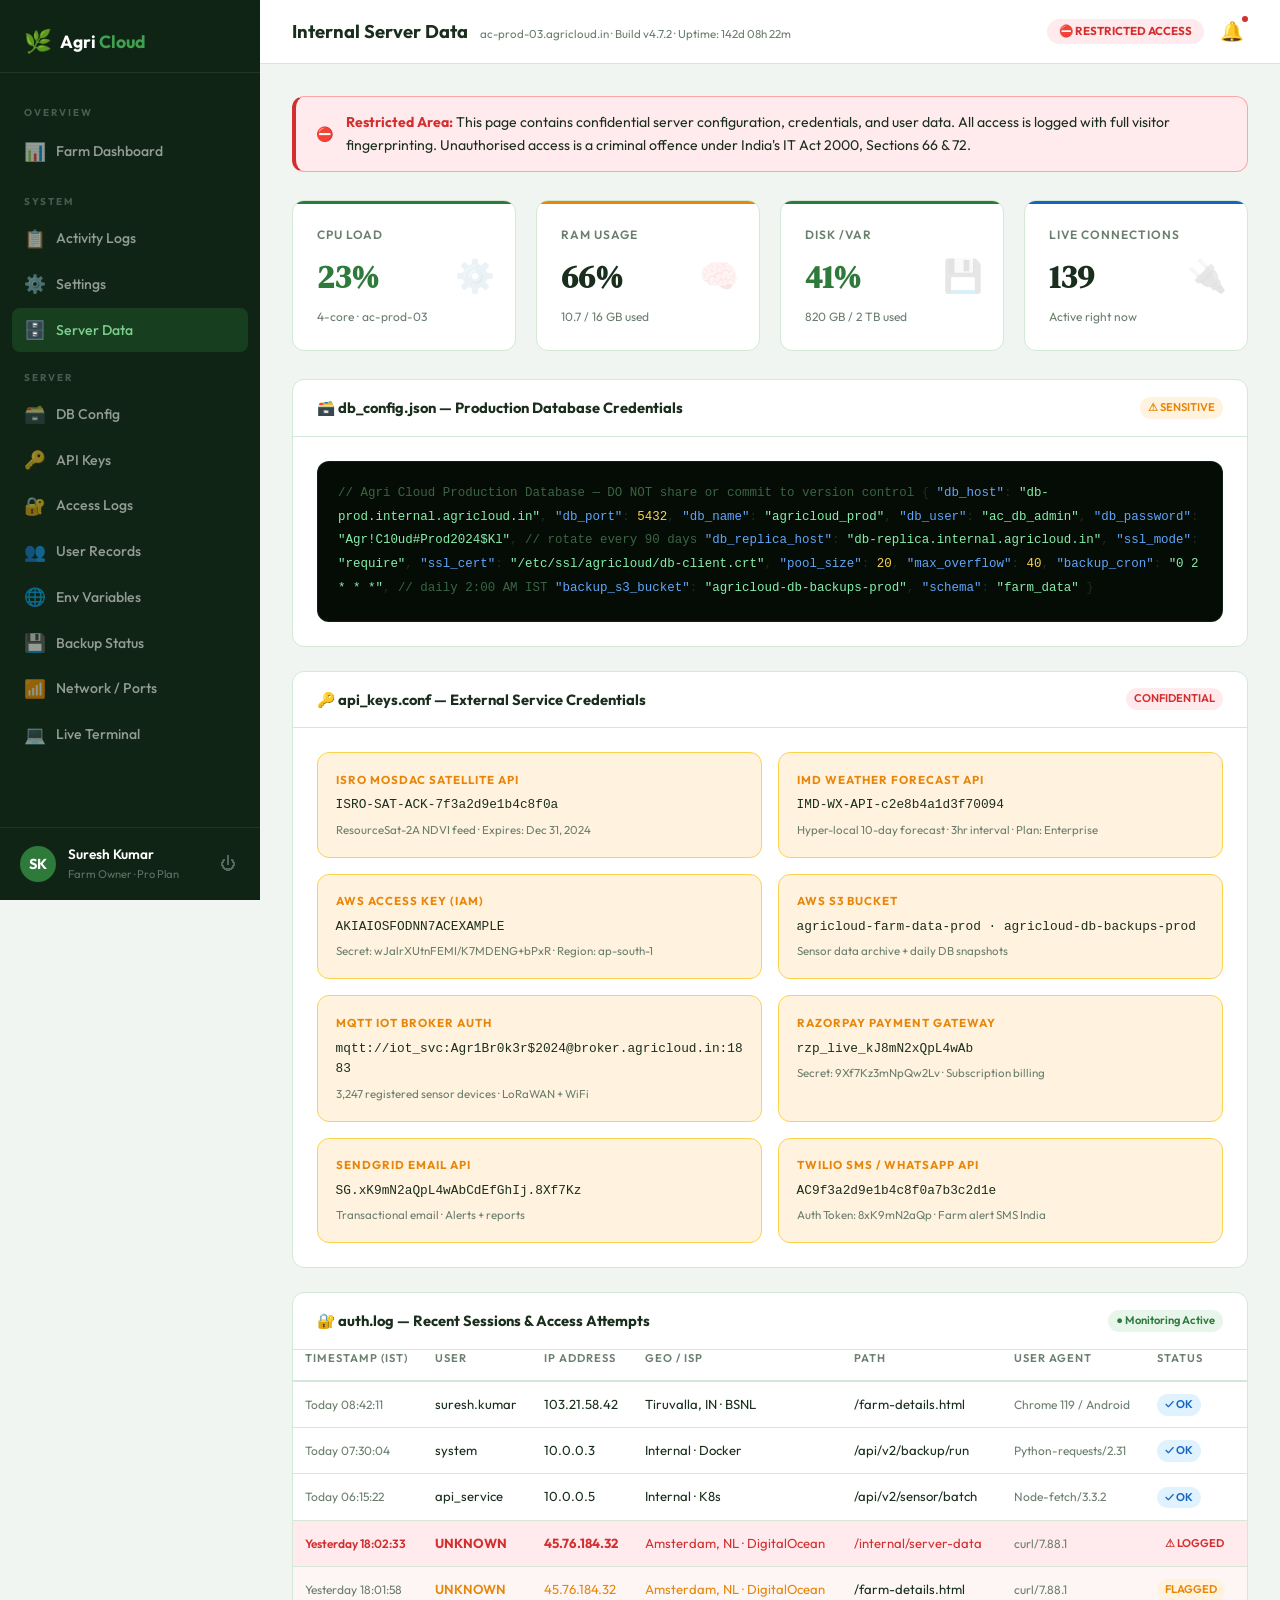
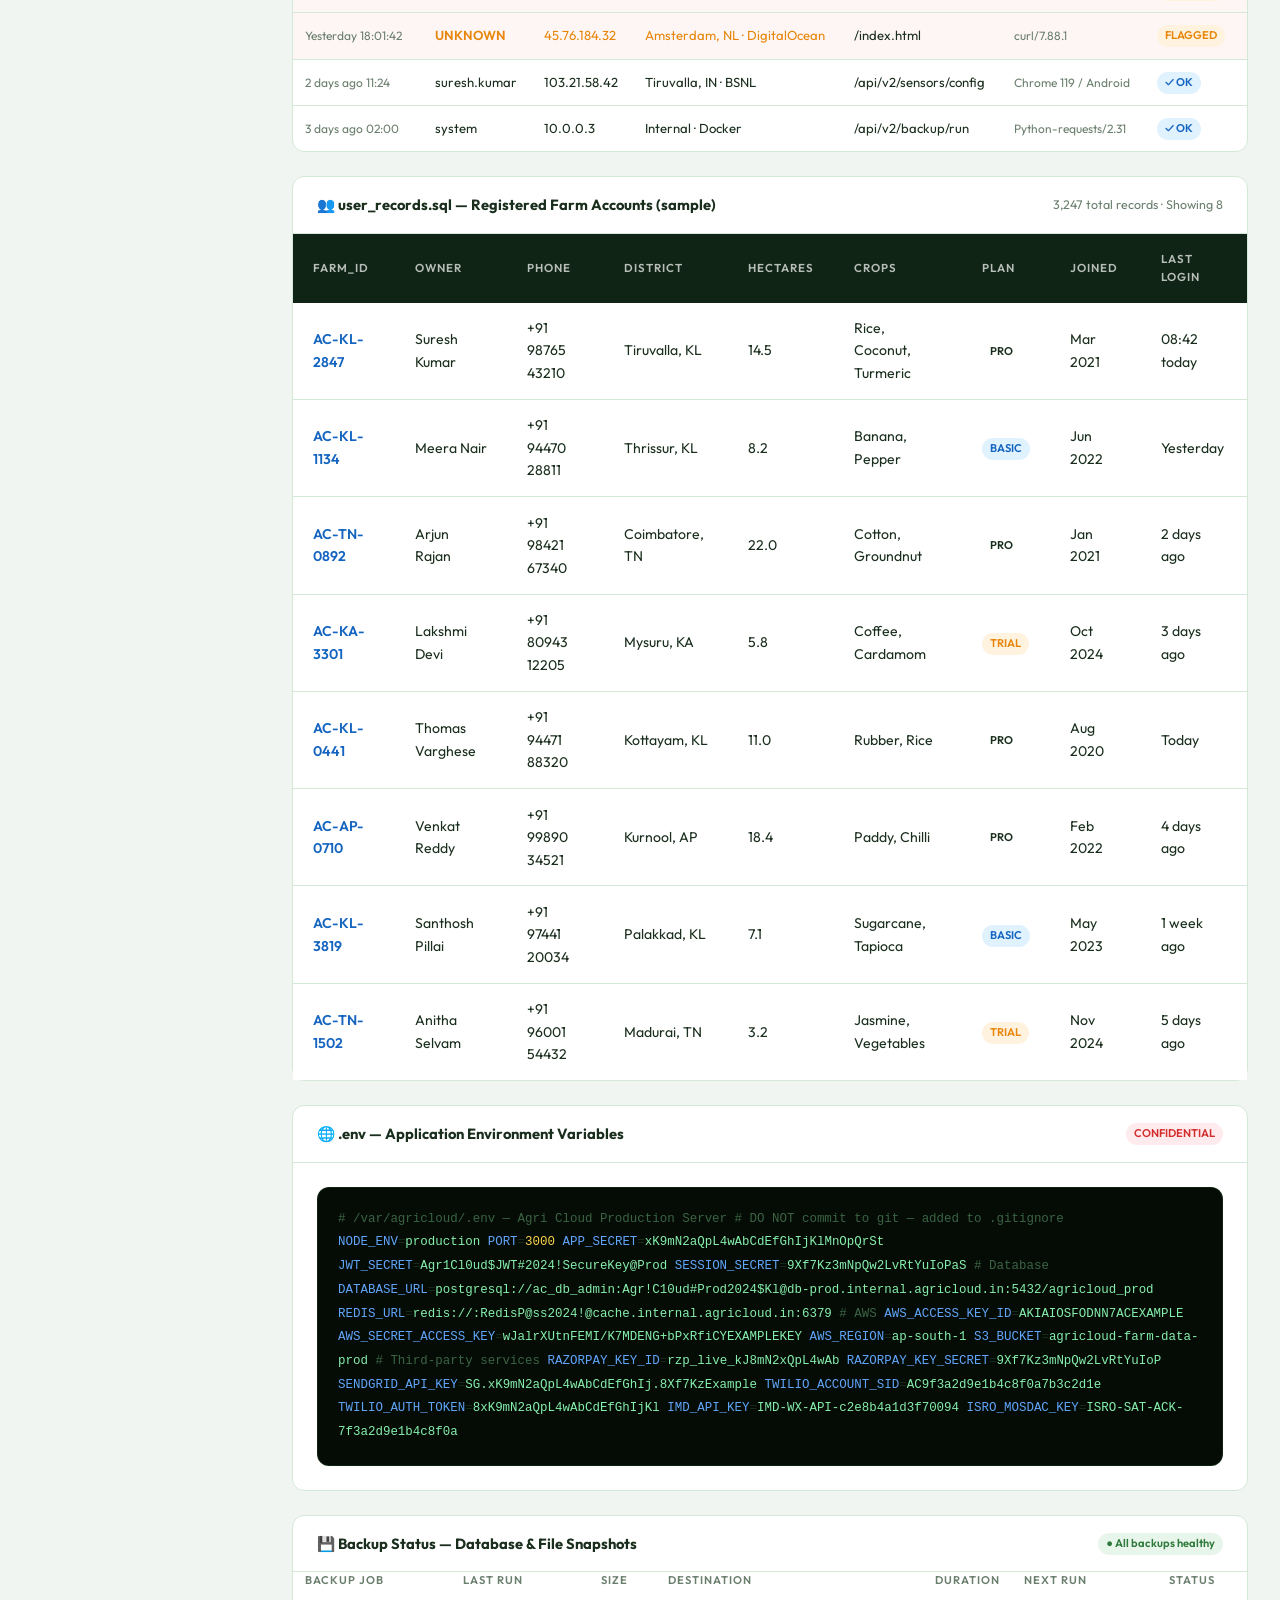
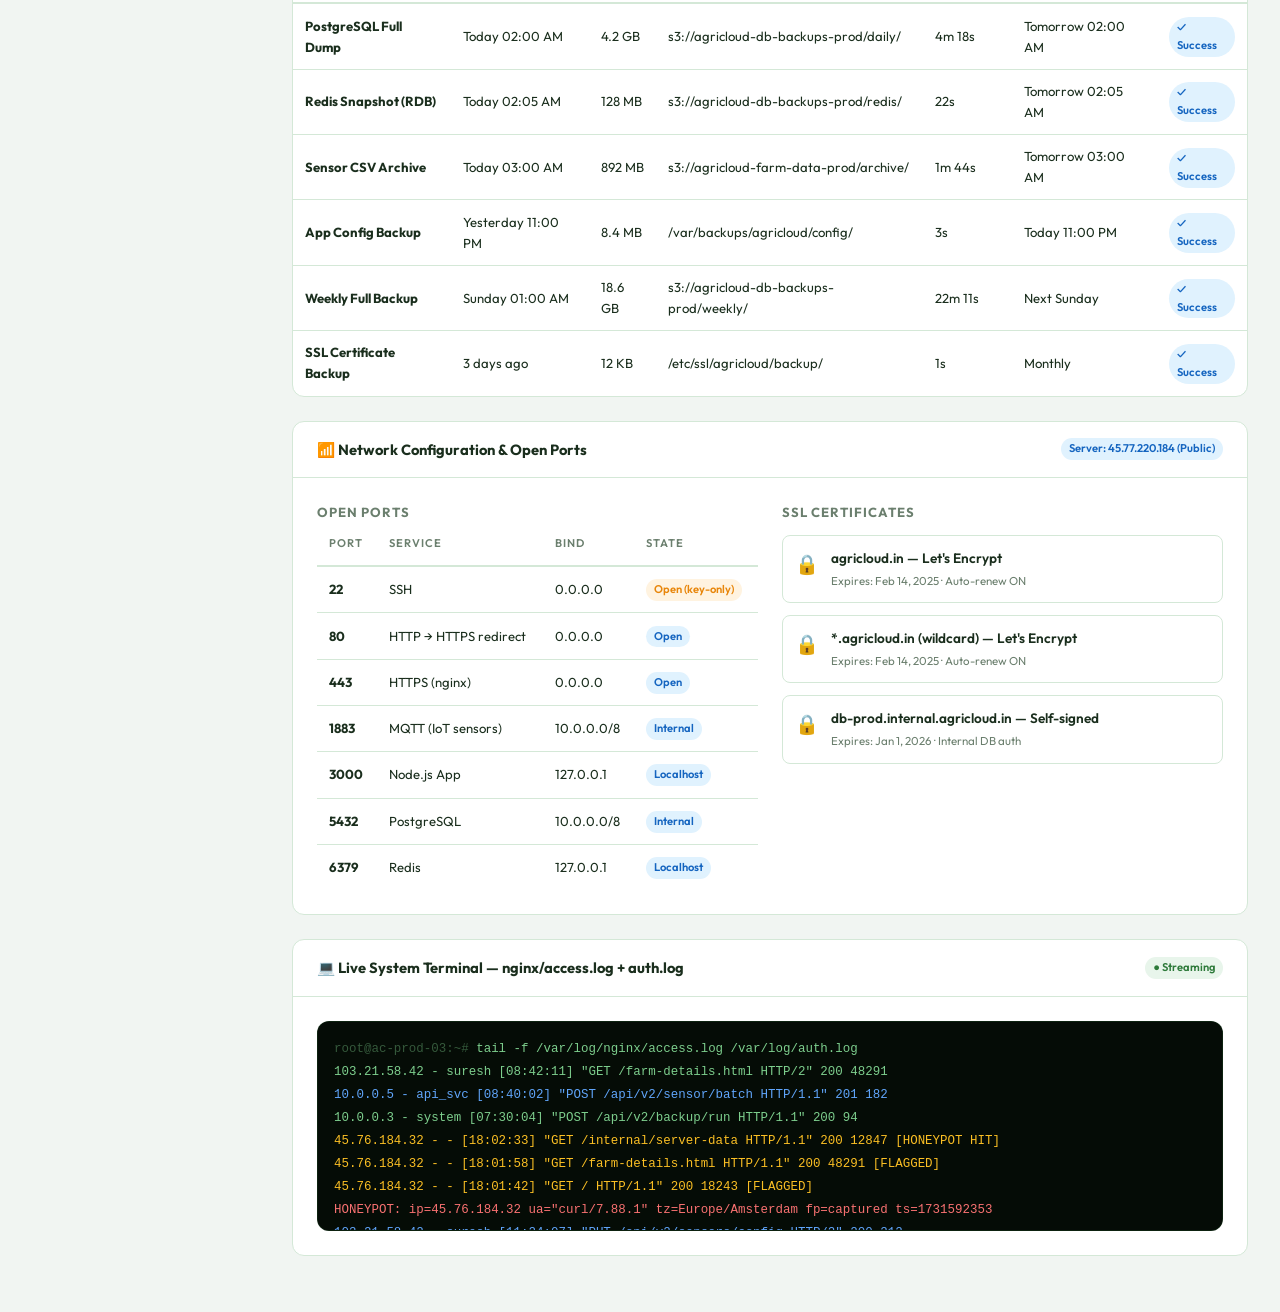
<file: fake-page.html>
<!DOCTYPE html>
<html lang="en">
<head>
<meta charset="UTF-8">
<meta name="viewport" content="width=device-width, initial-scale=1.0">
<title>Agri Cloud — Internal Server Data [RESTRICTED]</title>
<link rel="preconnect" href="https://fonts.googleapis.com">
<link href="https://fonts.googleapis.com/css2?family=DM+Serif+Display:ital@0;1&family=Outfit:wght@300;400;500;600;700&display=swap" rel="stylesheet">
<link rel="stylesheet" href="css/style.css">
<link rel="stylesheet" href="css/fake-page.css">
</head>
<body>
<div class="dash-layout">

<!-- SIDEBAR -->
<aside class="dash-sidebar" id="dashSidebar">
  <div class="dash-sidebar-logo">
    <a href="index.html" class="nav-logo">
      <span class="logo-leaf">🌿</span>
      <span class="logo-text">Agri <span>Cloud</span></span>
    </a>
  </div>
  <nav class="dash-nav">
    <div class="dash-nav-section">OVERVIEW</div>
    <a href="#" class="dash-nav-item" style="text-decoration:none"><span class="nav-icon">📊</span> Farm Dashboard</a>
    <div class="dash-nav-section">SYSTEM</div>
    <button class="dash-nav-item"><span class="nav-icon">📋</span> Activity Logs</button>
    <button class="dash-nav-item"><span class="nav-icon">⚙️</span> Settings</button>
    <button class="dash-nav-item active"><span class="nav-icon">🗄️</span> Server Data</button>
    <div class="dash-nav-section">SERVER</div>
    <button class="dash-nav-item" onclick="scrollTo('sec-db')"><span class="nav-icon">🗃️</span> DB Config</button>
    <button class="dash-nav-item" onclick="scrollTo('sec-api')"><span class="nav-icon">🔑</span> API Keys</button>
    <button class="dash-nav-item" onclick="scrollTo('sec-access')"><span class="nav-icon">🔐</span> Access Logs</button>
    <button class="dash-nav-item" onclick="scrollTo('sec-users')"><span class="nav-icon">👥</span> User Records</button>
    <button class="dash-nav-item" onclick="scrollTo('sec-env')"><span class="nav-icon">🌐</span> Env Variables</button>
    <button class="dash-nav-item" onclick="scrollTo('sec-backup')"><span class="nav-icon">💾</span> Backup Status</button>
    <button class="dash-nav-item" onclick="scrollTo('sec-network')"><span class="nav-icon">📶</span> Network / Ports</button>
    <button class="dash-nav-item" onclick="scrollTo('sec-terminal')"><span class="nav-icon">💻</span> Live Terminal</button>
  </nav>
  <div class="dash-sidebar-footer">
    <div class="dash-user">
      <div class="dash-avatar">SK</div>
      <div class="dash-user-info">
        <div class="dash-user-name">Suresh Kumar</div>
        <div class="dash-user-role">Farm Owner · Pro Plan</div>
      </div>
      <button class="dash-logout" onclick="location.href='index.html'" title="Logout">⏻</button>
    </div>
  </div>
</aside>

<!-- MAIN -->
<div class="dash-main">
  <div class="dash-topbar">
    <div class="dash-page-title">
      Internal Server Data
      <span style="font-size:0.72rem;font-weight:400;color:var(--text-muted);margin-left:0.5rem">ac-prod-03.agricloud.in · Build v4.7.2 · Uptime: 142d 08h 22m</span>
    </div>
    <div class="dash-topbar-actions">
      <span style="background:var(--red-light);color:var(--red);font-size:0.72rem;font-weight:700;padding:3px 12px;border-radius:20px;animation:flashL 2s infinite">⛔ RESTRICTED ACCESS</span>
      <button class="dash-notif-btn">🔔<span class="dash-notif-badge"></span></button>
    </div>
  </div>

  <div class="dash-content">

    <!-- RESTRICTED BANNER -->
    <div class="restricted-banner">
      ⛔ <div><strong style="color:var(--red)">Restricted Area:</strong> This page contains confidential server configuration, credentials, and user data. All access is logged with full visitor fingerprinting. Unauthorised access is a criminal offence under India's IT Act 2000, Sections 66 & 72.</div>
    </div>

    <!-- SYSTEM HEALTH -->
    <div class="dash-stats" style="margin-bottom:1.75rem">
      <div class="dstat"><div class="dstat-label">CPU Load</div><div class="dstat-num" id="s-cpu" style="color:var(--green)">23%</div><div class="dstat-sub">4-core · ac-prod-03</div><div class="dstat-icon">⚙️</div></div>
      <div class="dstat amber"><div class="dstat-label">RAM Usage</div><div class="dstat-num" id="s-ram">67%</div><div class="dstat-sub">10.7 / 16 GB used</div><div class="dstat-icon">🧠</div></div>
      <div class="dstat"><div class="dstat-label">Disk /var</div><div class="dstat-num" style="color:var(--green)">41%</div><div class="dstat-sub">820 GB / 2 TB used</div><div class="dstat-icon">💾</div></div>
      <div class="dstat blue"><div class="dstat-label">Live Connections</div><div class="dstat-num" id="s-conn">148</div><div class="dstat-sub">Active right now</div><div class="dstat-icon">🔌</div></div>
    </div>

    <!-- ── DB CONFIG ─────────────────────────────── -->
    <div id="sec-db" class="dash-card" style="margin-bottom:1.5rem">
      <div class="dash-card-head">
        <h3>🗃️ db_config.json — Production Database Credentials</h3>
        <span class="tbadge tbadge-attempt">⚠ SENSITIVE</span>
      </div>
      <div class="dash-card-body">
        <div class="config-block">
<span class="cf-comment">// Agri Cloud Production Database — DO NOT share or commit to version control</span>
{
  <span class="cf-key">"db_host"</span>:          <span class="cf-str">"db-prod.internal.agricloud.in"</span>,
  <span class="cf-key">"db_port"</span>:          <span class="cf-val">5432</span>,
  <span class="cf-key">"db_name"</span>:          <span class="cf-str">"agricloud_prod"</span>,
  <span class="cf-key">"db_user"</span>:          <span class="cf-str">"ac_db_admin"</span>,
  <span class="cf-key">"db_password"</span>:      <span class="cf-str">"Agr!C10ud#Prod2024$Kl"</span>,  <span class="cf-comment">// rotate every 90 days</span>
  <span class="cf-key">"db_replica_host"</span>:  <span class="cf-str">"db-replica.internal.agricloud.in"</span>,
  <span class="cf-key">"ssl_mode"</span>:         <span class="cf-str">"require"</span>,
  <span class="cf-key">"ssl_cert"</span>:         <span class="cf-str">"/etc/ssl/agricloud/db-client.crt"</span>,
  <span class="cf-key">"pool_size"</span>:        <span class="cf-val">20</span>,
  <span class="cf-key">"max_overflow"</span>:     <span class="cf-val">40</span>,
  <span class="cf-key">"backup_cron"</span>:      <span class="cf-str">"0 2 * * *"</span>,      <span class="cf-comment">// daily 2:00 AM IST</span>
  <span class="cf-key">"backup_s3_bucket"</span>: <span class="cf-str">"agricloud-db-backups-prod"</span>,
  <span class="cf-key">"schema"</span>:           <span class="cf-str">"farm_data"</span>
}
        </div>
      </div>
    </div>

    <!-- ── API KEYS ─────────────────────────────── -->
    <div id="sec-api" class="dash-card" style="margin-bottom:1.5rem">
      <div class="dash-card-head">
        <h3>🔑 api_keys.conf — External Service Credentials</h3>
        <span class="tbadge tbadge-denied">CONFIDENTIAL</span>
      </div>
      <div class="dash-card-body">
        <div class="cred-grid">
          <div class="cred-card">
            <div class="cred-label">ISRO MOSDAC Satellite API</div>
            <div class="cred-val">ISRO-SAT-ACK-7f3a2d9e1b4c8f0a</div>
            <div class="cred-note">ResourceSat-2A NDVI feed · Expires: Dec 31, 2024</div>
          </div>
          <div class="cred-card">
            <div class="cred-label">IMD Weather Forecast API</div>
            <div class="cred-val">IMD-WX-API-c2e8b4a1d3f70094</div>
            <div class="cred-note">Hyper-local 10-day forecast · 3hr interval · Plan: Enterprise</div>
          </div>
          <div class="cred-card">
            <div class="cred-label">AWS Access Key (IAM)</div>
            <div class="cred-val">AKIAIOSFODNN7ACEXAMPLE</div>
            <div class="cred-note">Secret: wJalrXUtnFEMI/K7MDENG+bPxR · Region: ap-south-1</div>
          </div>
          <div class="cred-card">
            <div class="cred-label">AWS S3 Bucket</div>
            <div class="cred-val">agricloud-farm-data-prod · agricloud-db-backups-prod</div>
            <div class="cred-note">Sensor data archive + daily DB snapshots</div>
          </div>
          <div class="cred-card">
            <div class="cred-label">MQTT IoT Broker Auth</div>
            <div class="cred-val">mqtt://iot_svc:Agr1Br0k3r$2024@broker.agricloud.in:1883</div>
            <div class="cred-note">3,247 registered sensor devices · LoRaWAN + WiFi</div>
          </div>
          <div class="cred-card">
            <div class="cred-label">Razorpay Payment Gateway</div>
            <div class="cred-val">rzp_live_kJ8mN2xQpL4wAb</div>
            <div class="cred-note">Secret: 9Xf7Kz3mNpQw2Lv · Subscription billing</div>
          </div>
          <div class="cred-card">
            <div class="cred-label">SendGrid Email API</div>
            <div class="cred-val">SG.xK9mN2aQpL4wAbCdEfGhIj.8Xf7Kz</div>
            <div class="cred-note">Transactional email · Alerts + reports</div>
          </div>
          <div class="cred-card">
            <div class="cred-label">Twilio SMS / WhatsApp API</div>
            <div class="cred-val">AC9f3a2d9e1b4c8f0a7b3c2d1e</div>
            <div class="cred-note">Auth Token: 8xK9mN2aQp · Farm alert SMS India</div>
          </div>
        </div>
      </div>
    </div>

    <!-- ── ACCESS LOGS ─────────────────────────── -->
    <div id="sec-access" class="dash-card" style="margin-bottom:1.5rem">
      <div class="dash-card-head">
        <h3>🔐 auth.log — Recent Sessions & Access Attempts</h3>
        <span class="tag-green">● Monitoring Active</span>
      </div>
      <div class="dash-card-body" style="padding:0">
        <table class="threat-table" style="width:100%">
          <thead><tr><th>TIMESTAMP (IST)</th><th>USER</th><th>IP ADDRESS</th><th>GEO / ISP</th><th>PATH</th><th>USER AGENT</th><th>STATUS</th></tr></thead>
          <tbody>
            <tr class="new"><td style="color:var(--text-muted);font-size:0.75rem" id="ts-now">Today 08:42:11</td><td>suresh.kumar</td><td>103.21.58.42</td><td>Tiruvalla, IN · BSNL</td><td>/farm-details.html</td><td style="color:var(--text-muted);font-size:0.75rem">Chrome 119 / Android</td><td><span class="tbadge tbadge-visit">✓ OK</span></td></tr>
            <tr><td style="color:var(--text-muted);font-size:0.75rem">Today 07:30:04</td><td>system</td><td>10.0.0.3</td><td>Internal · Docker</td><td>/api/v2/backup/run</td><td style="color:var(--text-muted);font-size:0.75rem">Python-requests/2.31</td><td><span class="tbadge tbadge-visit">✓ OK</span></td></tr>
            <tr><td style="color:var(--text-muted);font-size:0.75rem">Today 06:15:22</td><td>api_service</td><td>10.0.0.5</td><td>Internal · K8s</td><td>/api/v2/sensor/batch</td><td style="color:var(--text-muted);font-size:0.75rem">Node-fetch/3.3.2</td><td><span class="tbadge tbadge-visit">✓ OK</span></td></tr>
            <tr style="background:var(--red-light)"><td style="font-size:0.75rem;color:var(--red);font-weight:600">Yesterday 18:02:33</td><td style="color:var(--red);font-weight:700">UNKNOWN</td><td style="color:var(--red);font-weight:700">45.76.184.32</td><td style="color:var(--red)">Amsterdam, NL · DigitalOcean</td><td style="color:var(--red)">/internal/server-data</td><td style="color:var(--text-muted);font-size:0.75rem">curl/7.88.1</td><td><span class="tbadge tbadge-denied">⚠ LOGGED</span></td></tr>
            <tr style="background:rgba(231,76,60,0.05)"><td style="color:var(--text-muted);font-size:0.75rem">Yesterday 18:01:58</td><td style="color:var(--amber);font-weight:600">UNKNOWN</td><td style="color:var(--amber)">45.76.184.32</td><td style="color:var(--amber)">Amsterdam, NL · DigitalOcean</td><td>/farm-details.html</td><td style="color:var(--text-muted);font-size:0.75rem">curl/7.88.1</td><td><span class="tbadge tbadge-attempt">FLAGGED</span></td></tr>
            <tr style="background:rgba(231,76,60,0.05)"><td style="color:var(--text-muted);font-size:0.75rem">Yesterday 18:01:42</td><td style="color:var(--amber);font-weight:600">UNKNOWN</td><td style="color:var(--amber)">45.76.184.32</td><td style="color:var(--amber)">Amsterdam, NL · DigitalOcean</td><td>/index.html</td><td style="color:var(--text-muted);font-size:0.75rem">curl/7.88.1</td><td><span class="tbadge tbadge-attempt">FLAGGED</span></td></tr>
            <tr><td style="color:var(--text-muted);font-size:0.75rem">2 days ago 11:24</td><td>suresh.kumar</td><td>103.21.58.42</td><td>Tiruvalla, IN · BSNL</td><td>/api/v2/sensors/config</td><td style="color:var(--text-muted);font-size:0.75rem">Chrome 119 / Android</td><td><span class="tbadge tbadge-visit">✓ OK</span></td></tr>
            <tr><td style="color:var(--text-muted);font-size:0.75rem">3 days ago 02:00</td><td>system</td><td>10.0.0.3</td><td>Internal · Docker</td><td>/api/v2/backup/run</td><td style="color:var(--text-muted);font-size:0.75rem">Python-requests/2.31</td><td><span class="tbadge tbadge-visit">✓ OK</span></td></tr>
          </tbody>
        </table>
      </div>
    </div>

    <!-- ── USER RECORDS ─────────────────────────── -->
    <div id="sec-users" class="dash-card" style="margin-bottom:1.5rem">
      <div class="dash-card-head">
        <h3>👥 user_records.sql — Registered Farm Accounts (sample)</h3>
        <span style="font-size:0.78rem;color:var(--text-muted)">3,247 total records · Showing 8</span>
      </div>
      <div class="dash-card-body" style="padding:0">
        <table class="market-table">
          <thead><tr><th>FARM_ID</th><th>OWNER</th><th>PHONE</th><th>DISTRICT</th><th>HECTARES</th><th>CROPS</th><th>PLAN</th><th>JOINED</th><th>LAST LOGIN</th></tr></thead>
          <tbody>
            <tr><td style="color:var(--blue);font-weight:600">AC-KL-2847</td><td>Suresh Kumar</td><td>+91 98765 43210</td><td>Tiruvalla, KL</td><td>14.5</td><td>Rice, Coconut, Turmeric</td><td><span class="tbadge badge-green">PRO</span></td><td>Mar 2021</td><td>08:42 today</td></tr>
            <tr><td style="color:var(--blue);font-weight:600">AC-KL-1134</td><td>Meera Nair</td><td>+91 94470 28811</td><td>Thrissur, KL</td><td>8.2</td><td>Banana, Pepper</td><td><span class="tbadge tbadge-visit">BASIC</span></td><td>Jun 2022</td><td>Yesterday</td></tr>
            <tr><td style="color:var(--blue);font-weight:600">AC-TN-0892</td><td>Arjun Rajan</td><td>+91 98421 67340</td><td>Coimbatore, TN</td><td>22.0</td><td>Cotton, Groundnut</td><td><span class="tbadge badge-green">PRO</span></td><td>Jan 2021</td><td>2 days ago</td></tr>
            <tr><td style="color:var(--blue);font-weight:600">AC-KA-3301</td><td>Lakshmi Devi</td><td>+91 80943 12205</td><td>Mysuru, KA</td><td>5.8</td><td>Coffee, Cardamom</td><td><span class="tbadge tbadge-attempt">TRIAL</span></td><td>Oct 2024</td><td>3 days ago</td></tr>
            <tr><td style="color:var(--blue);font-weight:600">AC-KL-0441</td><td>Thomas Varghese</td><td>+91 94471 88320</td><td>Kottayam, KL</td><td>11.0</td><td>Rubber, Rice</td><td><span class="tbadge badge-green">PRO</span></td><td>Aug 2020</td><td>Today</td></tr>
            <tr><td style="color:var(--blue);font-weight:600">AC-AP-0710</td><td>Venkat Reddy</td><td>+91 99890 34521</td><td>Kurnool, AP</td><td>18.4</td><td>Paddy, Chilli</td><td><span class="tbadge badge-green">PRO</span></td><td>Feb 2022</td><td>4 days ago</td></tr>
            <tr><td style="color:var(--blue);font-weight:600">AC-KL-3819</td><td>Santhosh Pillai</td><td>+91 97441 20034</td><td>Palakkad, KL</td><td>7.1</td><td>Sugarcane, Tapioca</td><td><span class="tbadge tbadge-visit">BASIC</span></td><td>May 2023</td><td>1 week ago</td></tr>
            <tr><td style="color:var(--blue);font-weight:600">AC-TN-1502</td><td>Anitha Selvam</td><td>+91 96001 54432</td><td>Madurai, TN</td><td>3.2</td><td>Jasmine, Vegetables</td><td><span class="tbadge tbadge-attempt">TRIAL</span></td><td>Nov 2024</td><td>5 days ago</td></tr>
          </tbody>
        </table>
      </div>
    </div>

    <!-- ── ENV VARIABLES ────────────────────────── -->
    <div id="sec-env" class="dash-card" style="margin-bottom:1.5rem">
      <div class="dash-card-head">
        <h3>🌐 .env — Application Environment Variables</h3>
        <span class="tbadge tbadge-denied">CONFIDENTIAL</span>
      </div>
      <div class="dash-card-body">
        <div class="config-block">
<span class="cf-comment"># /var/agricloud/.env — Agri Cloud Production Server</span>
<span class="cf-comment"># DO NOT commit to git — added to .gitignore</span>

<span class="cf-key">NODE_ENV</span>=<span class="cf-str">production</span>
<span class="cf-key">PORT</span>=<span class="cf-val">3000</span>
<span class="cf-key">APP_SECRET</span>=<span class="cf-str">xK9mN2aQpL4wAbCdEfGhIjKlMnOpQrSt</span>
<span class="cf-key">JWT_SECRET</span>=<span class="cf-str">Agr1Cl0ud$JWT#2024!SecureKey@Prod</span>
<span class="cf-key">SESSION_SECRET</span>=<span class="cf-str">9Xf7Kz3mNpQw2LvRtYuIoPaS</span>

<span class="cf-comment"># Database</span>
<span class="cf-key">DATABASE_URL</span>=<span class="cf-str">postgresql://ac_db_admin:Agr!C10ud#Prod2024$Kl@db-prod.internal.agricloud.in:5432/agricloud_prod</span>
<span class="cf-key">REDIS_URL</span>=<span class="cf-str">redis://:RedisP@ss2024!@cache.internal.agricloud.in:6379</span>

<span class="cf-comment"># AWS</span>
<span class="cf-key">AWS_ACCESS_KEY_ID</span>=<span class="cf-str">AKIAIOSFODNN7ACEXAMPLE</span>
<span class="cf-key">AWS_SECRET_ACCESS_KEY</span>=<span class="cf-str">wJalrXUtnFEMI/K7MDENG+bPxRfiCYEXAMPLEKEY</span>
<span class="cf-key">AWS_REGION</span>=<span class="cf-str">ap-south-1</span>
<span class="cf-key">S3_BUCKET</span>=<span class="cf-str">agricloud-farm-data-prod</span>

<span class="cf-comment"># Third-party services</span>
<span class="cf-key">RAZORPAY_KEY_ID</span>=<span class="cf-str">rzp_live_kJ8mN2xQpL4wAb</span>
<span class="cf-key">RAZORPAY_KEY_SECRET</span>=<span class="cf-str">9Xf7Kz3mNpQw2LvRtYuIoP</span>
<span class="cf-key">SENDGRID_API_KEY</span>=<span class="cf-str">SG.xK9mN2aQpL4wAbCdEfGhIj.8Xf7KzExample</span>
<span class="cf-key">TWILIO_ACCOUNT_SID</span>=<span class="cf-str">AC9f3a2d9e1b4c8f0a7b3c2d1e</span>
<span class="cf-key">TWILIO_AUTH_TOKEN</span>=<span class="cf-str">8xK9mN2aQpL4wAbCdEfGhIjKl</span>
<span class="cf-key">IMD_API_KEY</span>=<span class="cf-str">IMD-WX-API-c2e8b4a1d3f70094</span>
<span class="cf-key">ISRO_MOSDAC_KEY</span>=<span class="cf-str">ISRO-SAT-ACK-7f3a2d9e1b4c8f0a</span>
        </div>
      </div>
    </div>

    <!-- ── BACKUP STATUS ────────────────────────── -->
    <div id="sec-backup" class="dash-card" style="margin-bottom:1.5rem">
      <div class="dash-card-head">
        <h3>💾 Backup Status — Database & File Snapshots</h3>
        <span class="tag-green">● All backups healthy</span>
      </div>
      <div class="dash-card-body" style="padding:0">
        <table class="threat-table" style="width:100%">
          <thead><tr><th>BACKUP JOB</th><th>LAST RUN</th><th>SIZE</th><th>DESTINATION</th><th>DURATION</th><th>NEXT RUN</th><th>STATUS</th></tr></thead>
          <tbody>
            <tr><td><strong>PostgreSQL Full Dump</strong></td><td>Today 02:00 AM</td><td>4.2 GB</td><td>s3://agricloud-db-backups-prod/daily/</td><td>4m 18s</td><td>Tomorrow 02:00 AM</td><td><span class="tbadge tbadge-visit">✓ Success</span></td></tr>
            <tr><td><strong>Redis Snapshot (RDB)</strong></td><td>Today 02:05 AM</td><td>128 MB</td><td>s3://agricloud-db-backups-prod/redis/</td><td>22s</td><td>Tomorrow 02:05 AM</td><td><span class="tbadge tbadge-visit">✓ Success</span></td></tr>
            <tr><td><strong>Sensor CSV Archive</strong></td><td>Today 03:00 AM</td><td>892 MB</td><td>s3://agricloud-farm-data-prod/archive/</td><td>1m 44s</td><td>Tomorrow 03:00 AM</td><td><span class="tbadge tbadge-visit">✓ Success</span></td></tr>
            <tr><td><strong>App Config Backup</strong></td><td>Yesterday 11:00 PM</td><td>8.4 MB</td><td>/var/backups/agricloud/config/</td><td>3s</td><td>Today 11:00 PM</td><td><span class="tbadge tbadge-visit">✓ Success</span></td></tr>
            <tr><td><strong>Weekly Full Backup</strong></td><td>Sunday 01:00 AM</td><td>18.6 GB</td><td>s3://agricloud-db-backups-prod/weekly/</td><td>22m 11s</td><td>Next Sunday</td><td><span class="tbadge tbadge-visit">✓ Success</span></td></tr>
            <tr><td><strong>SSL Certificate Backup</strong></td><td>3 days ago</td><td>12 KB</td><td>/etc/ssl/agricloud/backup/</td><td>1s</td><td>Monthly</td><td><span class="tbadge tbadge-visit">✓ Success</span></td></tr>
          </tbody>
        </table>
      </div>
    </div>

    <!-- ── NETWORK / PORTS ──────────────────────── -->
    <div id="sec-network" class="dash-card" style="margin-bottom:1.5rem">
      <div class="dash-card-head">
        <h3>📶 Network Configuration & Open Ports</h3>
        <span class="tag-blue">Server: 45.77.220.184 (Public)</span>
      </div>
      <div class="dash-card-body">
        <div class="dash-grid2" style="margin-bottom:0">
          <div>
            <div style="font-size:0.82rem;font-weight:700;margin-bottom:0.75rem;color:var(--text-muted);text-transform:uppercase;letter-spacing:1px">Open Ports</div>
            <table class="threat-table" style="width:100%">
              <thead><tr><th>PORT</th><th>SERVICE</th><th>BIND</th><th>STATE</th></tr></thead>
              <tbody>
                <tr><td><strong>22</strong></td><td>SSH</td><td>0.0.0.0</td><td><span class="tbadge tbadge-attempt">Open (key-only)</span></td></tr>
                <tr><td><strong>80</strong></td><td>HTTP → HTTPS redirect</td><td>0.0.0.0</td><td><span class="tbadge tbadge-visit">Open</span></td></tr>
                <tr><td><strong>443</strong></td><td>HTTPS (nginx)</td><td>0.0.0.0</td><td><span class="tbadge tbadge-visit">Open</span></td></tr>
                <tr><td><strong>1883</strong></td><td>MQTT (IoT sensors)</td><td>10.0.0.0/8</td><td><span class="tbadge tbadge-visit">Internal</span></td></tr>
                <tr><td><strong>3000</strong></td><td>Node.js App</td><td>127.0.0.1</td><td><span class="tbadge tbadge-visit">Localhost</span></td></tr>
                <tr><td><strong>5432</strong></td><td>PostgreSQL</td><td>10.0.0.0/8</td><td><span class="tbadge tbadge-visit">Internal</span></td></tr>
                <tr><td><strong>6379</strong></td><td>Redis</td><td>127.0.0.1</td><td><span class="tbadge tbadge-visit">Localhost</span></td></tr>
              </tbody>
            </table>
          </div>
          <div>
            <div style="font-size:0.82rem;font-weight:700;margin-bottom:0.75rem;color:var(--text-muted);text-transform:uppercase;letter-spacing:1px">SSL Certificates</div>
            <div class="alert-feed">
              <div class="alert-item"><div class="alert-icon">🔒</div><div class="alert-body"><div class="alert-title">agricloud.in — Let's Encrypt</div><div class="alert-time">Expires: Feb 14, 2025 · Auto-renew ON</div></div></div>
              <div class="alert-item"><div class="alert-icon">🔒</div><div class="alert-body"><div class="alert-title">*.agricloud.in (wildcard) — Let's Encrypt</div><div class="alert-time">Expires: Feb 14, 2025 · Auto-renew ON</div></div></div>
              <div class="alert-item"><div class="alert-icon">🔒</div><div class="alert-body"><div class="alert-title">db-prod.internal.agricloud.in — Self-signed</div><div class="alert-time">Expires: Jan 1, 2026 · Internal DB auth</div></div></div>
            </div>
          </div>
        </div>
      </div>
    </div>

    <!-- ── LIVE TERMINAL ─────────────────────────── -->
    <div id="sec-terminal" class="dash-card" style="margin-bottom:1.5rem">
      <div class="dash-card-head">
        <h3>💻 Live System Terminal — nginx/access.log + auth.log</h3>
        <span class="tag-green">● Streaming</span>
      </div>
      <div class="dash-card-body">
        <div class="terminal-block" id="terminal">
          <div><span class="t-dim">root@ac-prod-03:~# </span>tail -f /var/log/nginx/access.log /var/log/auth.log</div>
          <div>103.21.58.42 - suresh [08:42:11] "GET /farm-details.html HTTP/2" 200 48291</div>
          <div class="t-info">10.0.0.5 - api_svc [08:40:02] "POST /api/v2/sensor/batch HTTP/1.1" 201 182</div>
          <div>10.0.0.3 - system [07:30:04] "POST /api/v2/backup/run HTTP/1.1" 200 94</div>
          <div class="t-warn">45.76.184.32 - - [18:02:33] "GET /internal/server-data HTTP/1.1" 200 12847 [HONEYPOT HIT]</div>
          <div class="t-warn">45.76.184.32 - - [18:01:58] "GET /farm-details.html HTTP/1.1" 200 48291 [FLAGGED]</div>
          <div class="t-warn">45.76.184.32 - - [18:01:42] "GET / HTTP/1.1" 200 18243 [FLAGGED]</div>
          <div class="t-err">HONEYPOT: ip=45.76.184.32 ua="curl/7.88.1" tz=Europe/Amsterdam fp=captured ts=1731592353</div>
          <div class="t-info">103.21.58.42 - suresh [11:24:07] "PUT /api/v2/sensors/config HTTP/2" 200 312</div>
          <div><span class="t-dim">root@ac-prod-03:~# </span><span class="t-cursor"></span></div>
        </div>
      </div>
    </div>

  </div><!-- /dash-content -->
</div><!-- /dash-main -->
</div><!-- /dash-layout -->

<script>
// ── 1. SYSTEM STAT FLICKER ────────────────────────────────
setInterval(()=>{
  document.getElementById('s-cpu').textContent  = Math.round(18+Math.random()*18)+'%';
  document.getElementById('s-ram').textContent  = Math.round(63+Math.random()*9)+'%';
  document.getElementById('s-conn').textContent = Math.round(138+Math.random()*24);
},2500);

// ── 2. FAKE TERMINAL LOG STREAM ───────────────────────────
const terminal  = document.getElementById('terminal');
const fakeIPs   = ['185.220.101.45','94.102.49.193','45.76.184.32','23.95.97.58','64.225.80.11','178.128.96.44','159.65.220.18'];
const fakePaths = ['/internal/server-data','/api/v2/admin','/db_config.json','/api_keys.conf','/.env','/user_records.sql','/backup/latest'];
const fakeGeos  = ['Frankfurt, DE','Bucharest, RO','Amsterdam, NL','New York, US','Singapore, SG','London, GB','Moscow, RU'];
let logCount = 0;
setInterval(()=>{
  if(logCount++%3!==0) return;
  const ip   = fakeIPs[Math.floor(Math.random()*fakeIPs.length)];
  const path = fakePaths[Math.floor(Math.random()*fakePaths.length)];
  const geo  = fakeGeos[Math.floor(Math.random()*fakeGeos.length)];
  const ts   = new Date().toTimeString().slice(0,8);
  const line = document.createElement('div');
  const isHP = path.includes('env')||path.includes('db_config')||path.includes('server-data');
  line.className = isHP ? 't-err' : 't-warn';
  line.textContent = isHP
    ? `HONEYPOT: ip=${ip} path=${path} geo="${geo}" ts=${ts} [CAPTURED]`
    : `${ip} - - [${ts}] "GET ${path} HTTP/1.1" 200 - [FLAGGED · ${geo}]`;
  terminal.insertBefore(line, terminal.lastElementChild);
  terminal.scrollTop = terminal.scrollHeight;
},4500);

// ── 3. SCROLL HELPER ──────────────────────────────────────
function scrollTo(id){
  const el = document.getElementById(id);
  if(el) el.scrollIntoView({behavior:'smooth', block:'start'});
}
</script>

<!-- ═══════════════════════════════════════════════════════
     HONEYPOT ACTIVITY TRACKER
     Logs every visitor action to localStorage key 'fp_fake_logs'
     so honeypot_monitoring.html can read and display them live.
     ═══════════════════════════════════════════════════════ -->
<style>
/* copy-caught toast intentionally hidden — trap must be invisible to attacker */

/* section-ping animation removed — tracking is invisible */

/* Silent watermark (invisible to attacker but in source) */
/* HONEYPOT TRAP ACTIVE — visitor fingerprinting enabled */
</style>

<!-- copy detection runs silently — no visible element -->

<script>
'use strict';

/* ─────────────────────────────────────────────────────────
   HONEYPOT TRACKING ENGINE
   ─────────────────────────────────────────────────────── */

const HP_KEY     = 'fp_fake_logs';   // read by honeypot_monitoring.html
const MAX_LOGS   = 200;
const PAGE_START = Date.now();

/* ── BROWSER FINGERPRINT ─────────────────────────────────── */
const FP = (function buildFingerprint() {
  const ua = navigator.userAgent;
  function browser() {
    if (ua.includes('Chrome') && !ua.includes('Edg'))
      return 'Chrome ' + (ua.match(/Chrome\/([\d]+)/)?.[1]||'');
    if (ua.includes('Firefox'))
      return 'Firefox ' + (ua.match(/Firefox\/([\d]+)/)?.[1]||'');
    if (ua.includes('Safari') && !ua.includes('Chrome')) return 'Safari';
    if (ua.includes('Edg')) return 'Edge';
    return 'Unknown';
  }
  function os() {
    if (ua.includes('Android'))                          return 'Android';
    if (ua.includes('iPhone')||ua.includes('iPad'))      return 'iOS';
    if (ua.includes('Windows NT 10'))                    return 'Windows 10/11';
    if (ua.includes('Windows'))                          return 'Windows';
    if (ua.includes('Mac OS'))                           return 'macOS';
    if (ua.includes('Linux'))                            return 'Linux';
    return 'Unknown';
  }
  return {
    browser  : browser(),
    os       : os(),
    screen   : `${screen.width}×${screen.height}`,
    tz       : Intl.DateTimeFormat().resolvedOptions().timeZone,
    lang     : navigator.language,
    touch    : navigator.maxTouchPoints > 0 ? 'Yes' : 'No',
    device   : navigator.maxTouchPoints > 0 ? 'Mobile/Tablet' : 'Desktop',
    dpr      : window.devicePixelRatio || 1,
  };
})();

/* ── LOG ENGINE ──────────────────────────────────────────── */
function hpLog(activity, extra) {
  const entry = {
    ts       : new Date().toLocaleString('en-IN', {hour12:true}).replace(/\b(am|pm)\b/i, m => m.toUpperCase()),
    activity : activity,
    type     : (extra && extra.event) || 'visit',   // monitor reads e.type
    browser  : FP.browser,
    os       : FP.os,
    screen   : FP.screen,
    tz       : FP.tz,
    lang     : FP.lang,
    touch    : FP.touch,
    device   : FP.device,
    timeOnPage : Math.round((Date.now()-PAGE_START)/1000) + 's',
    scrollY  : window.scrollY + 'px',
    ...extra,
  };
  try {
    const existing = JSON.parse(localStorage.getItem(HP_KEY)||'[]');
    existing.unshift(entry);
    if (existing.length > MAX_LOGS) existing.length = MAX_LOGS;
    localStorage.setItem(HP_KEY, JSON.stringify(existing));
  } catch(e) {}
}

/* ── COPY-CAUGHT TOAST — removed (trap must be invisible) ── */

/* ── EVENT: PAGE VISIT ───────────────────────────────────── */
hpLog('Visited fake-page.html — Session started', { event:'visit' });

/* ── EVENT: COPY (Ctrl+C / right-click copy) ─────────────── */
document.addEventListener('copy', () => {
  const sel  = window.getSelection()?.toString().trim() || '';
  const text = sel || '[clipboard]';
  hpLog(`Copied data: "${text.slice(0,120)}"`, { event:'copy', copied:text.slice(0,300) });
});

/* ── EVENT: CUT ──────────────────────────────────────────── */
document.addEventListener('cut', () => {
  const sel = window.getSelection()?.toString().trim() || '';
  hpLog(`Cut text: "${sel.slice(0,120)}"`, { event:'copy', copied:sel.slice(0,300) });
});

/* ── EVENT: TEXT SELECTION (mouseup) ─────────────────────── */
let lastSelection = '';
document.addEventListener('mouseup', () => {
  const sel = window.getSelection()?.toString().trim() || '';
  if (sel && sel.length > 4 && sel !== lastSelection) {
    lastSelection = sel;
    hpLog(`Selected text: "${sel.slice(0,120)}"`, { event:'select', selected:sel.slice(0,300) });
  }
});

/* ── EVENT: KEYBOARD SHORTCUT (Ctrl+A, Ctrl+S, etc.) ────── */
document.addEventListener('keydown', (e) => {
  if (!e.ctrlKey && !e.metaKey) return;
  const key = e.key.toUpperCase();
  const map = { A:'Select All', S:'Save Page', P:'Print', U:'View Source', F:'Find on Page' };
  if (map[key]) {
    hpLog(`Keyboard shortcut detected: ${e.ctrlKey?'Ctrl':'Cmd'}+${key} (${map[key]})`, { event:'shortcut', shortcut:key });
  }
});

/* ── EVENT: SCROLL DEPTH ─────────────────────────────────── */
const scrollMilestones = new Set();
document.addEventListener('scroll', () => {
  const pct = Math.round(
    (window.scrollY / (document.body.scrollHeight - window.innerHeight)) * 100
  );
  const milestone = Math.floor(pct / 25) * 25;  // 0, 25, 50, 75, 100
  if (milestone > 0 && !scrollMilestones.has(milestone)) {
    scrollMilestones.add(milestone);
    hpLog(`Scrolled to ${milestone}% of page`, { event:'scroll', depth: milestone+'%' });
  }
}, { passive:true });

/* ── EVENT: SECTION VIEWS (IntersectionObserver) ────────── */
const SECTION_NAMES = {
  'sec-db'      : 'DB Config (db_config.json)',
  'sec-api'     : 'API Keys (api_keys.conf)',
  'sec-access'  : 'Access Logs (auth.log)',
  'sec-users'   : 'User Records (user_records.sql)',
  'sec-env'     : '.env File (Environment Variables)',
  'sec-backup'  : 'Backup Status',
  'sec-network' : 'Network / Open Ports',
  'sec-terminal': 'Live Terminal (nginx/access.log)',
};
const viewedSections = new Set();

const sectionObserver = new IntersectionObserver((entries) => {
  entries.forEach(entry => {
    if (entry.isIntersecting) {
      const id   = entry.target.id;
      const name = SECTION_NAMES[id] || id;
      if (!viewedSections.has(id)) {
        viewedSections.add(id);
        hpLog(`Viewed section: ${name}`, { event:'section', section:name.split(' (')[0], sectionId:id, sectionName:name });
      }
    }
  });
}, { threshold: 0.25 });  // fires when 25% of the section is visible

Object.keys(SECTION_NAMES).forEach(id => {
  const el = document.getElementById(id);
  if (el) sectionObserver.observe(el);
});

/* ── EVENT: CLICKS ON BUTTONS / LINKS ───────────────────── */
document.addEventListener('click', (e) => {
  const target = e.target.closest('button, a, [onclick]');
  if (!target) return;
  const label = target.textContent.trim().slice(0,60) ||
                target.getAttribute('onclick') || 'Unknown element';
  hpLog(`Clicked: "${label}"`, { event:'click', element: target.tagName, label });
});

/* ── EVENT: FOCUS on inputs / inputs ─────────────────────── */
document.addEventListener('focusin', (e) => {
  if (!['INPUT','TEXTAREA','SELECT'].includes(e.target.tagName)) return;
  const name = e.target.name || e.target.id || e.target.placeholder || 'field';
  hpLog(`Focused on form field: ${name}`, { event:'focus', field:name });
});

/* ── EVENT: RIGHT-CLICK (context menu) ───────────────────── */
document.addEventListener('contextmenu', (e) => {
  const sel  = window.getSelection()?.toString().trim() || '';
  const near = e.target.closest('[id]')?.id || e.target.tagName;
  hpLog(`Right-click detected near "${near}"${sel ? ` — selected: "${sel.slice(0,80)}"` : ''}`, {
    event: 'rightclick', near, selected: sel.slice(0,200)
  });
});

/* ── EVENT: PAGE VISIBILITY (tab switch / minimize) ─────── */
document.addEventListener('visibilitychange', () => {
  if (document.hidden) {
    hpLog('Switched away from page (tab hidden / minimised)', { event:'blur' });
  } else {
    hpLog('Returned to page (tab became visible again)', { event:'focus' });
  }
});

/* ── EVENT: PAGE EXIT / CLOSE ────────────────────────────── */
window.addEventListener('beforeunload', () => {
  const elapsed = Math.round((Date.now()-PAGE_START)/1000);
  hpLog(`Left page after ${elapsed}s — ${viewedSections.size} sections viewed`, {
    event   : 'exit',
    elapsed : elapsed + 's',
    sections: [...viewedSections].join(', '),
  });
});

/* ── EVENT: TIME MILESTONES (30s, 60s, 120s, 300s) ──────── */
[30, 60, 120, 300].forEach(secs => {
  setTimeout(() => {
    hpLog(`Still on page after ${secs}s — ${viewedSections.size} sections viewed so far`, {
      event   : 'time',
      milestone: secs + 's',
      sections : [...viewedSections].join(', '),
    });
  }, secs * 1000);
});

/* ── EVENT: PRINT ATTEMPT ────────────────────────────────── */
window.addEventListener('beforeprint', () => {
  hpLog('Print dialog opened — attempting to print/save page as PDF', { event:'print' });
});

/* monitor badge removed — must not be visible to attacker */

</script>
<script src="js/honeypot.js"></script>
</body>
</html>
</file>
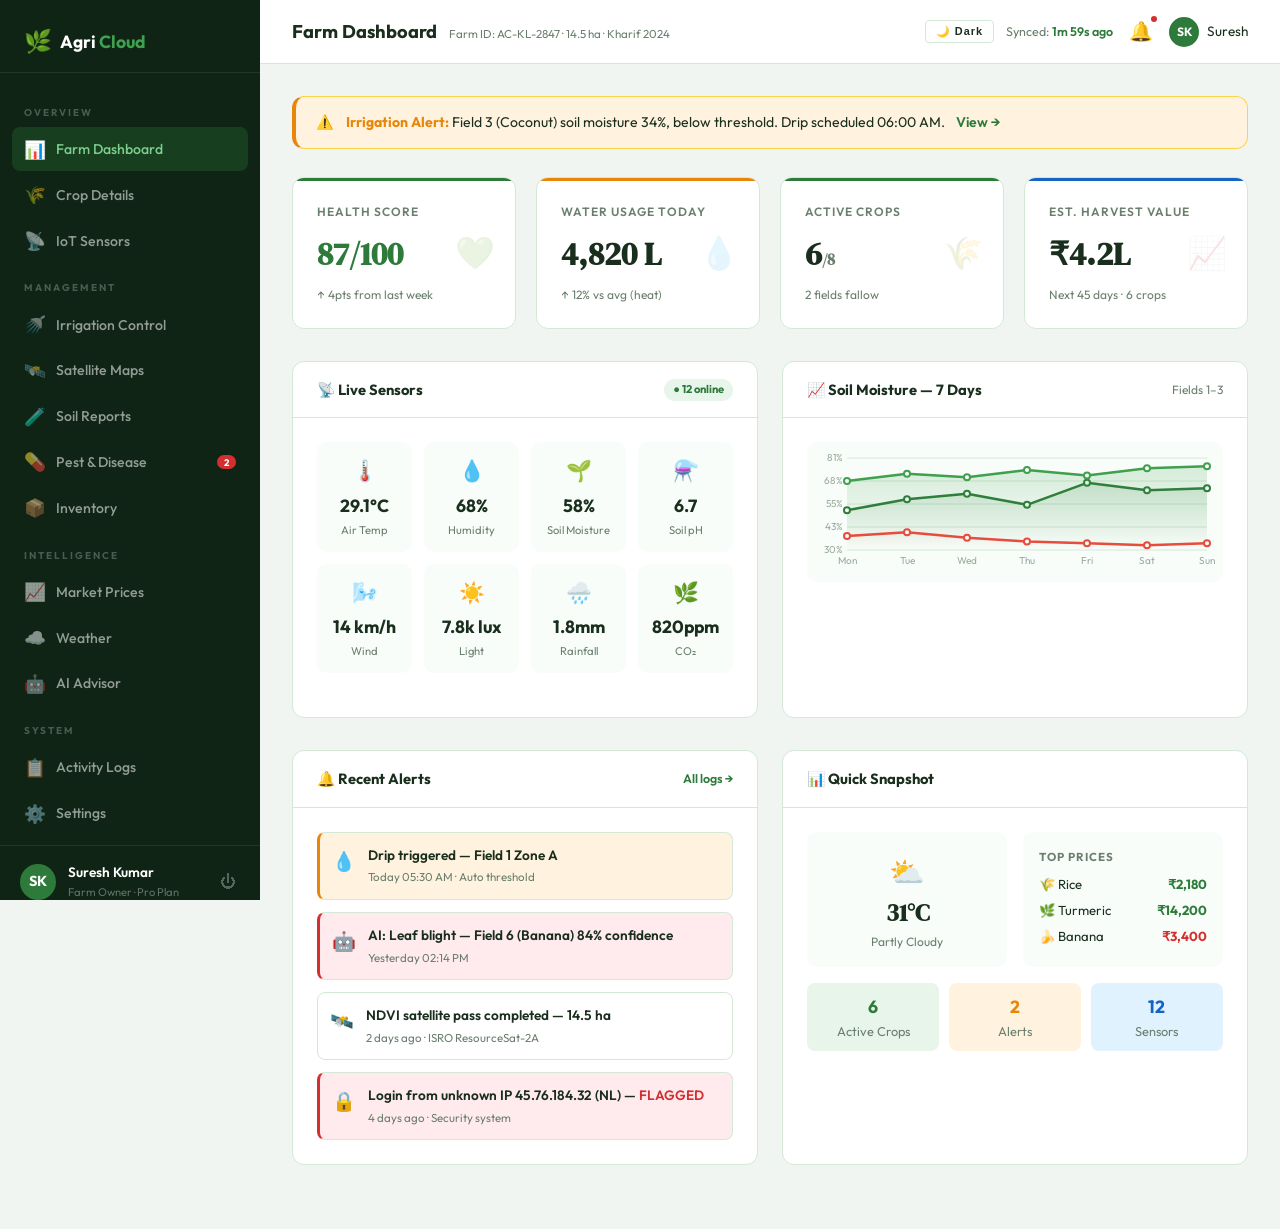
<file: farm-details.html>
<!DOCTYPE html>
<html lang="en">
<head>
<meta charset="UTF-8">
<meta name="viewport" content="width=device-width, initial-scale=1.0">
<title>Agri Cloud — Farm Details</title>
<link rel="preconnect" href="https://fonts.googleapis.com">
<link href="https://fonts.googleapis.com/css2?family=DM+Serif+Display:ital@0;1&family=Outfit:wght@300;400;500;600;700&display=swap" rel="stylesheet">
<link rel="stylesheet" href="css/style.css">
<link rel="stylesheet" href="css/farm-details.css">
</head>
<body>
<div class="dash-layout">

<!-- ══════════════════════════════════════════
     SIDEBAR
══════════════════════════════════════════ -->
<aside class="dash-sidebar" id="dashSidebar">
  <div class="dash-sidebar-logo">
    <a href="index.html" class="nav-logo">
      <span class="logo-leaf">🌿</span>
      <span class="logo-text">Agri <span>Cloud</span></span>
    </a>
  </div>
  <nav class="dash-nav">
    <div class="dash-nav-section">OVERVIEW</div>
    <button class="dash-nav-item active" onclick="show('overview',this)"><span class="nav-icon">📊</span> Farm Dashboard</button>
    <button class="dash-nav-item" onclick="show('crops',this)"><span class="nav-icon">🌾</span> Crop Details</button>
    <button class="dash-nav-item" onclick="show('sensors',this)"><span class="nav-icon">📡</span> IoT Sensors</button>
    <div class="dash-nav-section">MANAGEMENT</div>
    <button class="dash-nav-item" onclick="show('irrigation',this)"><span class="nav-icon">🚿</span> Irrigation Control</button>
    <button class="dash-nav-item" onclick="show('satellite',this)"><span class="nav-icon">🛰️</span> Satellite Maps</button>
    <button class="dash-nav-item" onclick="show('soil',this)"><span class="nav-icon">🧪</span> Soil Reports</button>
    <button class="dash-nav-item" onclick="show('pest',this)"><span class="nav-icon">💊</span> Pest & Disease<span class="nav-badge">2</span></button>
    <button class="dash-nav-item" onclick="show('inventory',this)"><span class="nav-icon">📦</span> Inventory</button>
    <div class="dash-nav-section">INTELLIGENCE</div>
    <button class="dash-nav-item" onclick="show('market',this)"><span class="nav-icon">📈</span> Market Prices</button>
    <button class="dash-nav-item" onclick="show('weather',this)"><span class="nav-icon">☁️</span> Weather</button>
    <button class="dash-nav-item" onclick="show('ai',this)"><span class="nav-icon">🤖</span> AI Advisor</button>
    <div class="dash-nav-section">SYSTEM</div>
    <button class="dash-nav-item" onclick="show('logs',this)"><span class="nav-icon">📋</span> Activity Logs</button>
    <button class="dash-nav-item" onclick="show('settings',this)"><span class="nav-icon">⚙️</span> Settings</button>
  </nav>
  <div class="dash-sidebar-footer">
    <div class="dash-user">
      <div class="dash-avatar" id="sb-avatar">SK</div>
      <div class="dash-user-info">
        <div class="dash-user-name" id="sb-name">Suresh Kumar</div>
        <div class="dash-user-role" id="sb-role">Farm Owner · Pro Plan</div>
      </div>
      <button class="dash-logout" onclick="location.href='index.html'" title="Logout">⏻</button>
    </div>
  </div>
</aside>
<div class="sidebar-backdrop" id="sidebarBackdrop" aria-hidden="true"></div>

<!-- ══════════════════════════════════════════
     MAIN
══════════════════════════════════════════ -->
<div class="dash-main">
  <!-- TOPBAR -->
  <div class="dash-topbar">
    <button id="menuBtn" style="background:none;border:none;font-size:1.3rem;cursor:pointer;display:none;margin-right:0.5rem" onclick="toggleSidebarMenu(event)">☰</button>
    <div class="dash-page-title" id="pageTitle">Farm Dashboard
      <span style="font-size:0.72rem;font-weight:400;color:var(--text-muted);margin-left:0.5rem">Farm ID: <span id="hdr-farmid">AC-KL-2847</span> · <span id="hdr-area">14.5 ha</span> · Kharif 2024</span>
    </div>
    <div class="dash-topbar-actions">
      <button id="themeToggle" class="theme-toggle" type="button" title="Toggle dark mode" aria-label="Toggle dark mode">🌙 Dark</button>
      <span style="font-size:0.78rem;color:var(--text-muted)">Synced: <span style="color:var(--green);font-weight:600" id="sync-time">2 min ago</span></span>
      <button class="dash-notif-btn">🔔<span class="dash-notif-badge"></span></button>
      <div style="display:flex;align-items:center;gap:0.5rem;font-size:0.85rem">
        <div class="dash-avatar" id="tb-avatar" style="width:30px;height:30px;font-size:0.75rem">SK</div>
        <span id="tb-firstname">Suresh</span>
      </div>
    </div>
  </div>

  <div class="dash-content">

<!-- ════════════════════════════════════════
     1. OVERVIEW
════════════════════════════════════════ -->
<div id="sec-overview" class="page-section active">
  <!-- Alert banner -->
  <div style="background:var(--amber-light);border:1px solid #fcd34d;border-left:4px solid var(--amber);border-radius:var(--radius);padding:0.9rem 1.25rem;display:flex;align-items:center;gap:0.75rem;margin-bottom:1.75rem;font-size:0.88rem">
    ⚠️<div><strong style="color:var(--amber)">Irrigation Alert:</strong> Field 3 (Coconut) soil moisture 34%, below threshold. Drip scheduled 06:00 AM.
    <a href="#" onclick="show('irrigation',null)" style="color:var(--green);font-weight:600;margin-left:8px">View →</a></div>
  </div>
  <!-- KPI Stats -->
  <div class="dash-stats">
    <div class="dstat"><div class="dstat-label">Health Score</div><div class="dstat-num" style="color:var(--green)" id="ov-health">87/100</div><div class="dstat-sub">↑ 4pts from last week</div><div class="dstat-icon">💚</div></div>
    <div class="dstat amber"><div class="dstat-label">Water Usage Today</div><div class="dstat-num" id="ov-water">4,820 L</div><div class="dstat-sub">↑ 12% vs avg (heat)</div><div class="dstat-icon">💧</div></div>
    <div class="dstat"><div class="dstat-label">Active Crops</div><div class="dstat-num">6<span style="font-size:1rem;color:var(--text-muted)">/8</span></div><div class="dstat-sub">2 fields fallow</div><div class="dstat-icon">🌾</div></div>
    <div class="dstat blue"><div class="dstat-label">Est. Harvest Value</div><div class="dstat-num">₹4.2L</div><div class="dstat-sub">Next 45 days · 6 crops</div><div class="dstat-icon">📈</div></div>
  </div>
  <div class="dash-grid2">
    <!-- Live sensors -->
    <div class="dash-card">
      <div class="dash-card-head"><h3>📡 Live Sensors</h3><span class="tag-g">● 12 online</span></div>
      <div class="dash-card-body">
        <div class="sensor-grid" style="grid-template-columns:repeat(4,1fr)">
          <div class="sensor-item"><div class="sensor-icon">🌡️</div><div class="sensor-val" id="ov-temp">29.1°C</div><div class="sensor-label">Air Temp</div></div>
          <div class="sensor-item"><div class="sensor-icon">💧</div><div class="sensor-val" id="ov-hum">68%</div><div class="sensor-label">Humidity</div></div>
          <div class="sensor-item"><div class="sensor-icon">🌱</div><div class="sensor-val" id="ov-soil">58%</div><div class="sensor-label">Soil Moisture</div></div>
          <div class="sensor-item"><div class="sensor-icon">⚗️</div><div class="sensor-val">6.7</div><div class="sensor-label">Soil pH</div></div>
          <div class="sensor-item"><div class="sensor-icon">🌬️</div><div class="sensor-val" id="ov-wind">14 km/h</div><div class="sensor-label">Wind</div></div>
          <div class="sensor-item"><div class="sensor-icon">☀️</div><div class="sensor-val" id="ov-light">7.8k lux</div><div class="sensor-label">Light</div></div>
          <div class="sensor-item"><div class="sensor-icon">🌧️</div><div class="sensor-val">1.8mm</div><div class="sensor-label">Rainfall</div></div>
          <div class="sensor-item"><div class="sensor-icon">🌿</div><div class="sensor-val">820ppm</div><div class="sensor-label">CO₂</div></div>
        </div>
      </div>
    </div>
    <!-- 7-day chart -->
    <div class="dash-card">
      <div class="dash-card-head"><h3>📈 Soil Moisture — 7 Days</h3><span style="font-size:0.75rem;color:var(--text-muted)">Fields 1–3</span></div>
      <div class="dash-card-body"><div class="canvas-wrap"><canvas id="ov-chart" height="140"></canvas></div></div>
    </div>
  </div>
  <div class="dash-grid2">
    <!-- Alerts feed -->
    <div class="dash-card">
      <div class="dash-card-head"><h3>🔔 Recent Alerts</h3><a href="#" onclick="show('logs',null)" style="font-size:0.78rem;color:var(--green);font-weight:600">All logs →</a></div>
      <div class="dash-card-body">
        <div class="alert-feed">
          <div class="alert-item warning"><div class="alert-icon">💧</div><div class="alert-body"><div class="alert-title">Drip triggered — Field 1 Zone A</div><div class="alert-time">Today 05:30 AM · Auto threshold</div></div></div>
          <div class="alert-item critical"><div class="alert-icon">🤖</div><div class="alert-body"><div class="alert-title">AI: Leaf blight — Field 6 (Banana) 84% confidence</div><div class="alert-time">Yesterday 02:14 PM</div></div></div>
          <div class="alert-item"><div class="alert-icon">🛰️</div><div class="alert-body"><div class="alert-title">NDVI satellite pass completed — 14.5 ha</div><div class="alert-time">2 days ago · ISRO ResourceSat-2A</div></div></div>
          <div class="alert-item critical"><div class="alert-icon">🔒</div><div class="alert-body"><div class="alert-title">Login from unknown IP 45.76.184.32 (NL) — <span style="color:var(--red)">FLAGGED</span></div><div class="alert-time">4 days ago · Security system</div></div></div>
        </div>
      </div>
    </div>
    <!-- Quick market + weather -->
    <div class="dash-card">
      <div class="dash-card-head"><h3>📊 Quick Snapshot</h3></div>
      <div class="dash-card-body">
        <div style="display:grid;grid-template-columns:1fr 1fr;gap:1rem;margin-bottom:1rem">
          <div style="text-align:center;background:var(--bg-alt);padding:1rem;border-radius:10px">
            <div style="font-size:1.8rem">⛅</div>
            <div style="font-family:'DM Serif Display',serif;font-size:1.5rem;font-weight:700">31°C</div>
            <div style="font-size:0.75rem;color:var(--text-muted)">Partly Cloudy</div>
          </div>
          <div style="background:var(--bg-alt);padding:1rem;border-radius:10px">
            <div style="font-size:0.72rem;font-weight:700;text-transform:uppercase;letter-spacing:1px;color:var(--text-muted);margin-bottom:0.5rem">Top Prices</div>
            <div style="font-size:0.82rem;margin-bottom:0.3rem">🌾 Rice <strong style="float:right;color:var(--green)">₹2,180</strong></div>
            <div style="font-size:0.82rem;margin-bottom:0.3rem">🌿 Turmeric <strong style="float:right;color:var(--green)">₹14,200</strong></div>
            <div style="font-size:0.82rem">🍌 Banana <strong style="float:right;color:var(--red)">₹3,400</strong></div>
          </div>
        </div>
        <div style="display:grid;grid-template-columns:1fr 1fr 1fr;gap:0.6rem;font-size:0.8rem">
          <div style="background:var(--green-pale);padding:0.6rem;border-radius:8px;text-align:center"><strong style="color:var(--green);font-size:1.1rem">6</strong><br><span style="color:var(--text-muted)">Active Crops</span></div>
          <div style="background:var(--amber-light);padding:0.6rem;border-radius:8px;text-align:center"><strong style="color:var(--amber);font-size:1.1rem">2</strong><br><span style="color:var(--text-muted)">Alerts</span></div>
          <div style="background:#e0f2fe;padding:0.6rem;border-radius:8px;text-align:center"><strong style="color:var(--blue);font-size:1.1rem">12</strong><br><span style="color:var(--text-muted)">Sensors</span></div>
        </div>
      </div>
    </div>
  </div>
</div>

<!-- ════════════════════════════════════════
     2. CROP DETAILS
════════════════════════════════════════ -->
<div id="sec-crops" class="page-section">
  <div class="sec-h">Crop Details</div>
  <div class="sec-s">Kharif 2024 · 6 active crops · Farm <span id="crop-farmid">AC-KL-2847</span> · <span id="crop-area">14.5 ha</span> total</div>
  <div class="dash-stats">
    <div class="dstat"><div class="dstat-label">Total Crop Area</div><div class="dstat-num">12.5 ha</div><div class="dstat-sub">2 ha fallow</div><div class="dstat-icon">🗺️</div></div>
    <div class="dstat"><div class="dstat-label">Avg Health</div><div class="dstat-num" style="color:var(--green)">83/100</div><div class="dstat-sub">Good overall</div><div class="dstat-icon">💚</div></div>
    <div class="dstat amber"><div class="dstat-label">At-Risk Crops</div><div class="dstat-num">2</div><div class="dstat-sub">Banana, Shallots</div><div class="dstat-icon">⚠️</div></div>
    <div class="dstat blue"><div class="dstat-label">Next Harvest</div><div class="dstat-num">22d</div><div class="dstat-sub">Leafy Veg — Field 5</div><div class="dstat-icon">🗓️</div></div>
  </div>
  <div class="dash-card" style="margin-bottom:1.5rem">
    <div class="dash-card-head"><h3>🌾 All Crops — Full Status</h3></div>
    <div class="dash-card-body" style="padding:0">
      <table class="threat-table" style="width:100%">
        <thead><tr><th>Crop</th><th>Field</th><th>Area</th><th>Stage</th><th>Harvest</th><th>Yield Est.</th><th>Health</th><th>Water</th><th>Status</th></tr></thead>
        <tbody>
          <tr><td><strong>🌾 Rice (Kuruvai)</strong></td><td>F1, F2</td><td>4.0 ha</td><td>Tillering</td><td>38 days</td><td>4.2 t/ha</td><td style="color:var(--green);font-weight:700">91/100</td><td><span class="tag-a">HIGH</span></td><td><span class="tbadge" style="background:var(--green-pale);color:var(--green)">● Healthy</span></td></tr>
          <tr><td><strong>🥥 Coconut</strong></td><td>F3</td><td>2.5 ha</td><td>Fruiting</td><td>65 days</td><td>85 nuts/tree</td><td style="color:var(--amber);font-weight:700">72/100</td><td><span class="tag-r">CRITICAL</span></td><td><span class="tbadge tbadge-attempt">⚠ Dry stress</span></td></tr>
          <tr><td><strong>🌿 Turmeric</strong></td><td>F4</td><td>1.8 ha</td><td>Rhizome dev.</td><td>90 days</td><td>22 t/ha</td><td style="color:var(--green);font-weight:700">88/100</td><td><span class="tag-a">MEDIUM</span></td><td><span class="tbadge" style="background:var(--green-pale);color:var(--green)">● Healthy</span></td></tr>
          <tr><td><strong>🥬 Leafy Veg</strong></td><td>F5</td><td>0.8 ha</td><td>Vegetative</td><td>22 days</td><td>18 t/ha</td><td style="color:var(--green);font-weight:700">94/100</td><td><span class="tag-g">LOW</span></td><td><span class="tbadge" style="background:var(--green-pale);color:var(--green)">● Healthy</span></td></tr>
          <tr><td><strong>🍌 Banana (Nendran)</strong></td><td>F6</td><td>1.6 ha</td><td>Bunch dev.</td><td>50 days</td><td>28 t/ha</td><td style="color:var(--amber);font-weight:700">74/100</td><td><span class="tag-a">MEDIUM</span></td><td><span class="tbadge tbadge-attempt">⚠ Fungal risk</span></td></tr>
          <tr><td><strong>🧅 Shallots</strong></td><td>F7</td><td>1.8 ha</td><td>Bulb formation</td><td>30 days</td><td>12 t/ha</td><td style="color:var(--red);font-weight:700">61/100</td><td><span class="tag-r">CRITICAL</span></td><td><span class="tbadge tbadge-denied">✕ Low moisture</span></td></tr>
        </tbody>
      </table>
    </div>
  </div>
  <div class="dash-grid2">
    <div class="dash-card">
      <div class="dash-card-head"><h3>🌱 Crop Health Overview</h3></div>
      <div class="dash-card-body">
        <div class="canvas-wrap"><canvas id="crop-health-chart" height="200"></canvas></div>
      </div>
    </div>
    <div class="dash-card">
      <div class="dash-card-head"><h3>📅 Harvest Schedule</h3></div>
      <div class="dash-card-body" style="display:flex;flex-direction:column;gap:0.65rem">
        <div style="display:flex;align-items:center;gap:0.75rem;padding:0.7rem;background:var(--bg-alt);border-radius:8px"><span style="font-size:1.3rem">🥬</span><div style="flex:1"><div style="font-weight:600;font-size:0.88rem">Leafy Veg — F5</div><div style="font-size:0.75rem;color:var(--text-muted)">18–20 t · Est. ₹78,000</div></div><span class="tag-g">22 days</span></div>
        <div style="display:flex;align-items:center;gap:0.75rem;padding:0.7rem;background:var(--bg-alt);border-radius:8px"><span style="font-size:1.3rem">🧅</span><div style="flex:1"><div style="font-weight:600;font-size:0.88rem">Shallots — F7</div><div style="font-size:0.75rem;color:var(--text-muted)">21 t · Est. ₹88,200</div></div><span class="tag-a">30 days</span></div>
        <div style="display:flex;align-items:center;gap:0.75rem;padding:0.7rem;background:var(--bg-alt);border-radius:8px"><span style="font-size:1.3rem">🌾</span><div style="flex:1"><div style="font-weight:600;font-size:0.88rem">Rice — F1 & F2</div><div style="font-size:0.75rem;color:var(--text-muted)">16.8 t · Est. ₹3.66L</div></div><span class="tag-a">38 days</span></div>
        <div style="display:flex;align-items:center;gap:0.75rem;padding:0.7rem;background:var(--bg-alt);border-radius:8px"><span style="font-size:1.3rem">🍌</span><div style="flex:1"><div style="font-weight:600;font-size:0.88rem">Banana — F6</div><div style="font-size:0.75rem;color:var(--text-muted)">44.8 t · Est. ₹1.52L</div></div><span class="tag-b">50 days</span></div>
        <div style="display:flex;align-items:center;gap:0.75rem;padding:0.7rem;background:var(--bg-alt);border-radius:8px"><span style="font-size:1.3rem">🥥</span><div style="flex:1"><div style="font-weight:600;font-size:0.88rem">Coconut — F3</div><div style="font-size:0.75rem;color:var(--text-muted)">3,400 nuts · Est. ₹62,900</div></div><span class="tag-b">65 days</span></div>
      </div>
    </div>
  </div>
</div>

<!-- ════════════════════════════════════════
     3. IOT SENSORS
════════════════════════════════════════ -->
<div id="sec-sensors" class="page-section">
  <div class="sec-h">IoT Sensor Network</div>
  <div class="sec-s">12 sensors online · LoRaWAN · Last calibrated Nov 10, 2024</div>
  <div class="dash-stats">
    <div class="dstat"><div class="dstat-label">Online</div><div class="dstat-num" style="color:var(--green)">12</div><div class="dstat-sub">All systems normal</div><div class="dstat-icon">📡</div></div>
    <div class="dstat"><div class="dstat-label">Data Points Today</div><div class="dstat-num">8,640</div><div class="dstat-sub">Every 10 seconds</div><div class="dstat-icon">📊</div></div>
    <div class="dstat amber"><div class="dstat-label">Battery Low</div><div class="dstat-num">1</div><div class="dstat-sub">S-07 · 18%</div><div class="dstat-icon">🔋</div></div>
    <div class="dstat blue"><div class="dstat-label">Network</div><div class="dstat-num">98%</div><div class="dstat-sub">LoRaWAN · Strong</div><div class="dstat-icon">📶</div></div>
  </div>
  <div class="dash-grid2">
    <div class="dash-card">
      <div class="dash-card-head"><h3>📡 All Sensors — Live Readings</h3></div>
      <div class="dash-card-body" style="padding:0">
        <table class="threat-table" style="width:100%">
          <thead><tr><th>ID</th><th>Type</th><th>Field</th><th>Reading</th><th>Battery</th><th>Status</th></tr></thead>
          <tbody>
            <tr><td><strong>S-01</strong></td><td>Soil Moisture</td><td>F1</td><td id="ss01">64%</td><td>87%</td><td><span class="tbadge" style="background:var(--green-pale);color:var(--green)">● Online</span></td></tr>
            <tr><td><strong>S-02</strong></td><td>Soil Moisture</td><td>F2</td><td id="ss02">71%</td><td>92%</td><td><span class="tbadge" style="background:var(--green-pale);color:var(--green)">● Online</span></td></tr>
            <tr><td><strong>S-03</strong></td><td>Soil Moisture</td><td>F3</td><td id="ss03" style="color:var(--red);font-weight:700">34%</td><td>76%</td><td><span class="tbadge tbadge-attempt">⚠ Low moisture</span></td></tr>
            <tr><td><strong>S-04</strong></td><td>Temp / Humidity</td><td>F1–2</td><td id="ss04">29.1°C / 68%</td><td>81%</td><td><span class="tbadge" style="background:var(--green-pale);color:var(--green)">● Online</span></td></tr>
            <tr><td><strong>S-05</strong></td><td>Soil pH</td><td>F4</td><td>6.7</td><td>68%</td><td><span class="tbadge" style="background:var(--green-pale);color:var(--green)">● Online</span></td></tr>
            <tr><td><strong>S-06</strong></td><td>Rain Gauge</td><td>Central</td><td id="ss06">1.8mm</td><td>95%</td><td><span class="tbadge" style="background:var(--green-pale);color:var(--green)">● Online</span></td></tr>
            <tr><td><strong>S-07</strong></td><td>Wind</td><td>Central</td><td id="ss07">14 km/h NE</td><td style="color:var(--red);font-weight:600">18%</td><td><span class="tbadge tbadge-attempt">⚠ Low battery</span></td></tr>
            <tr><td><strong>S-08</strong></td><td>Light (PAR)</td><td>F5</td><td id="ss08">7.8k lux</td><td>74%</td><td><span class="tbadge" style="background:var(--green-pale);color:var(--green)">● Online</span></td></tr>
            <tr><td><strong>S-09</strong></td><td>CO₂</td><td>F6</td><td>820 ppm</td><td>89%</td><td><span class="tbadge" style="background:var(--green-pale);color:var(--green)">● Online</span></td></tr>
            <tr><td><strong>S-10</strong></td><td>Soil Moisture</td><td>F7</td><td id="ss10" style="color:var(--red);font-weight:700">28%</td><td>65%</td><td><span class="tbadge tbadge-denied">✕ Critical low</span></td></tr>
            <tr><td><strong>S-11</strong></td><td>Flow Meter</td><td>Pump A</td><td id="ss11">4.2 L/min</td><td>91%</td><td><span class="tbadge" style="background:var(--green-pale);color:var(--green)">● Online</span></td></tr>
            <tr><td><strong>S-12</strong></td><td>Leaf Wetness</td><td>F6</td><td>Wet (0.82)</td><td>78%</td><td><span class="tbadge" style="background:var(--green-pale);color:var(--green)">● Online</span></td></tr>
          </tbody>
        </table>
      </div>
    </div>
    <div>
      <div class="dash-card" style="margin-bottom:1.25rem">
        <div class="dash-card-head"><h3>📈 Temperature Trend — 24 Hours</h3></div>
        <div class="dash-card-body"><div class="canvas-wrap"><canvas id="temp-chart" height="130"></canvas></div></div>
      </div>
      <div class="dash-card">
        <div class="dash-card-head"><h3>⚙️ Sensor Settings</h3></div>
        <div class="dash-card-body">
          <div class="fg"><label class="fl">Reading Interval</label>
            <select class="fi"><option>Every 10 seconds</option><option>Every 30 seconds</option><option>Every 1 minute</option></select>
          </div>
          <div class="fg"><label class="fl">Moisture Alert Threshold (%)</label><input class="fi" type="number" value="40"></div>
          <div class="fg"><label class="fl">Temperature Alert (°C)</label><input class="fi" type="number" value="38"></div>
          <button class="btn btn-primary" onclick="showToast('✅ Sensor settings saved!')">Save Settings</button>
        </div>
      </div>
    </div>
  </div>
</div>

<!-- ════════════════════════════════════════
     4. IRRIGATION CONTROL
════════════════════════════════════════ -->
<div id="sec-irrigation" class="page-section">
  <div class="sec-h">Irrigation Control</div>
  <div class="sec-s">Smart scheduling based on soil moisture, evapotranspiration & weather</div>
  <div class="dash-stats">
    <div class="dstat amber"><div class="dstat-label">Today Usage</div><div class="dstat-num" id="irr-usage">4,820 L</div><div class="dstat-sub">↑ 12% vs avg</div><div class="dstat-icon">💧</div></div>
    <div class="dstat"><div class="dstat-label">This Month</div><div class="dstat-num">1.24L</div><div class="dstat-sub" style="font-size:0.7rem">Lakh litres · ↓ 18% saved</div><div class="dstat-icon">📊</div></div>
    <div class="dstat red"><div class="dstat-label">Needs Water</div><div class="dstat-num">2</div><div class="dstat-sub">Fields 3 & 7</div><div class="dstat-icon">⚠️</div></div>
    <div class="dstat"><div class="dstat-label">Pump A</div><div class="dstat-num" style="color:var(--green);font-size:1.3rem" id="pump-status">IDLE</div><div class="dstat-sub" id="pump-sub">Next run 06:00 AM</div><div class="dstat-icon">⚙️</div></div>
  </div>
  <!-- Zone Cards -->
  <div class="zone-grid" style="margin-bottom:1.5rem">
    <div class="zone-card" id="zone-f1">
      <div class="zone-head"><div class="zone-name">🌾 Field 1 — Rice</div><label class="toggle"><input type="checkbox" checked onchange="toggleZone('F1',this)"><span class="toggle-sl"></span></label></div>
      <div class="zone-moisture" style="color:var(--green)" id="zm-f1">82%</div>
      <div class="zone-status">Soil moisture · Drip · Auto ON</div>
      <div class="prog-track" style="margin-top:0.6rem"><div class="prog-fill" id="zp-f1" style="width:82%;background:var(--green)"></div></div>
    </div>
    <div class="zone-card" id="zone-f2">
      <div class="zone-head"><div class="zone-name">🌾 Field 2 — Rice</div><label class="toggle"><input type="checkbox" checked onchange="toggleZone('F2',this)"><span class="toggle-sl"></span></label></div>
      <div class="zone-moisture" style="color:var(--green)" id="zm-f2">76%</div>
      <div class="zone-status">Soil moisture · Flood · Auto ON</div>
      <div class="prog-track" style="margin-top:0.6rem"><div class="prog-fill" id="zp-f2" style="width:76%;background:var(--green)"></div></div>
    </div>
    <div class="zone-card" id="zone-f3" style="border-color:var(--red)">
      <div class="zone-head"><div class="zone-name" style="color:var(--red)">⚠ Field 3 — Coconut</div><label class="toggle"><input type="checkbox" onchange="toggleZone('F3',this)"><span class="toggle-sl"></span></label></div>
      <div class="zone-moisture" style="color:var(--red)" id="zm-f3">34%</div>
      <div class="zone-status">CRITICAL — Scheduled 06:00 AM</div>
      <div class="prog-track" style="margin-top:0.6rem"><div class="prog-fill" id="zp-f3" style="width:34%;background:var(--red)"></div></div>
    </div>
    <div class="zone-card">
      <div class="zone-head"><div class="zone-name">🌿 Field 4 — Turmeric</div><label class="toggle"><input type="checkbox" checked onchange="toggleZone('F4',this)"><span class="toggle-sl"></span></label></div>
      <div class="zone-moisture" style="color:var(--green)" id="zm-f4">71%</div>
      <div class="zone-status">Soil moisture · Drip · Auto ON</div>
      <div class="prog-track" style="margin-top:0.6rem"><div class="prog-fill" id="zp-f4" style="width:71%;background:var(--green)"></div></div>
    </div>
    <div class="zone-card">
      <div class="zone-head"><div class="zone-name">🥬 Field 5 — Veg</div><label class="toggle"><input type="checkbox" checked onchange="toggleZone('F5',this)"><span class="toggle-sl"></span></label></div>
      <div class="zone-moisture" style="color:var(--green)" id="zm-f5">88%</div>
      <div class="zone-status">Soil moisture · Sprinkler · Auto ON</div>
      <div class="prog-track" style="margin-top:0.6rem"><div class="prog-fill" id="zp-f5" style="width:88%;background:var(--green)"></div></div>
    </div>
    <div class="zone-card" style="border-color:var(--amber)">
      <div class="zone-head"><div class="zone-name" style="color:var(--amber)">⚠ Field 7 — Shallots</div><label class="toggle"><input type="checkbox" onchange="toggleZone('F7',this)"><span class="toggle-sl"></span></label></div>
      <div class="zone-moisture" style="color:var(--red)" id="zm-f7">28%</div>
      <div class="zone-status">LOW — Manual override recommended</div>
      <div class="prog-track" style="margin-top:0.6rem"><div class="prog-fill" id="zp-f7" style="width:28%;background:var(--red)"></div></div>
    </div>
  </div>
  <!-- Manual override + usage chart -->
  <div class="dash-grid2">
    <div class="dash-card">
      <div class="dash-card-head"><h3>▶ Manual Override</h3></div>
      <div class="dash-card-body">
        <div class="fg"><label class="fl">Select Field</label>
          <select class="fi" id="irr-field"><option>Field 3 — Coconut</option><option>Field 7 — Shallots</option><option>Field 1 — Rice</option><option>Field 2 — Rice</option><option>Field 4 — Turmeric</option><option>Field 5 — Vegetables</option></select>
        </div>
        <div class="fg"><label class="fl">Duration (minutes)</label><input class="fi" type="number" id="irr-dur" value="30" min="5" max="120"></div>
        <div class="fg"><label class="fl">Method</label>
          <select class="fi"><option>Drip</option><option>Sprinkler</option><option>Flood</option></select>
        </div>
        <div style="display:flex;gap:0.75rem">
          <button class="btn btn-primary" style="flex:1" onclick="startIrrigation()">▶ Start Now</button>
          <button class="btn btn-outline" style="flex:1" onclick="showToast('⏸ All irrigation paused')">⏸ Pause All</button>
        </div>
      </div>
    </div>
    <div class="dash-card">
      <div class="dash-card-head"><h3>💧 Water Usage — 7 Days</h3></div>
      <div class="dash-card-body"><div class="canvas-wrap"><canvas id="water-chart" height="160"></canvas></div></div>
    </div>
  </div>
</div>

<!-- ════════════════════════════════════════
     5. SATELLITE MAPS
════════════════════════════════════════ -->
<div id="sec-satellite" class="page-section">
  <div class="sec-h">Satellite Maps</div>
  <div class="sec-s">ISRO ResourceSat-2A · NDVI Analysis · Last pass Nov 12, 2024</div>
  <div class="dash-stats">
    <div class="dstat"><div class="dstat-label">Avg NDVI</div><div class="dstat-num" style="color:var(--green)">0.74</div><div class="dstat-sub">Good vegetation</div><div class="dstat-icon">🛰️</div></div>
    <div class="dstat amber"><div class="dstat-label">Stressed Area</div><div class="dstat-num">1.2 ha</div><div class="dstat-sub">Field 3 (Coconut)</div><div class="dstat-icon">⚠️</div></div>
    <div class="dstat"><div class="dstat-label">Coverage</div><div class="dstat-num">14.5 ha</div><div class="dstat-sub">100% scanned</div><div class="dstat-icon">🗺️</div></div>
    <div class="dstat blue"><div class="dstat-label">Next Pass</div><div class="dstat-num">5 days</div><div class="dstat-sub">Nov 19, 2024</div><div class="dstat-icon">📅</div></div>
  </div>
  <div class="dash-grid2">
    <div class="dash-card">
      <div class="dash-card-head"><h3>🛰️ NDVI Map — Full Farm</h3><span class="tag-b">Nov 12 · 10:24 AM</span></div>
      <div class="dash-card-body">
        <div class="sat-map">
          <div class="sat-badge">● LIVE · AC-KL-2847</div>
          <div class="sat-lbl">14.5 ha · NDVI composite</div>
        </div>
        <div class="ndvi-legend">
          <span><span class="ndvi-dot" style="background:#2dcc70"></span>High (>0.8) · 8.2 ha</span>
          <span><span class="ndvi-dot" style="background:#f5a623"></span>Moderate · 4.1 ha</span>
          <span><span class="ndvi-dot" style="background:#e74c3c"></span>Stressed · 1.2 ha</span>
          <span><span class="ndvi-dot" style="background:#1a4d2a"></span>Fallow · 1.0 ha</span>
        </div>
        <div style="display:grid;grid-template-columns:1fr 1fr;gap:0.75rem;font-size:0.82rem">
          <div style="background:var(--bg-alt);padding:0.75rem;border-radius:8px"><strong>Field 1 (Rice)</strong><div style="color:var(--green)">NDVI: 0.82 · Excellent</div></div>
          <div style="background:var(--bg-alt);padding:0.75rem;border-radius:8px"><strong>Field 3 (Coconut)</strong><div style="color:var(--red)">NDVI: 0.41 · Stressed ⚠</div></div>
          <div style="background:var(--bg-alt);padding:0.75rem;border-radius:8px"><strong>Field 4 (Turmeric)</strong><div style="color:var(--green)">NDVI: 0.78 · Good</div></div>
          <div style="background:var(--bg-alt);padding:0.75rem;border-radius:8px"><strong>Field 6 (Banana)</strong><div style="color:var(--amber)">NDVI: 0.63 · Moderate</div></div>
        </div>
      </div>
    </div>
    <div class="dash-card">
      <div class="dash-card-head"><h3>📈 NDVI Trend — 6 Months</h3></div>
      <div class="dash-card-body">
        <div class="canvas-wrap" style="margin-bottom:1rem"><canvas id="ndvi-chart" height="160"></canvas></div>
        <div class="prog-row"><div class="prog-label"><span>Field 1 — Rice</span><span style="color:var(--green)">0.82</span></div><div class="prog-track"><div class="prog-fill" style="width:82%;background:var(--green)"></div></div></div>
        <div class="prog-row"><div class="prog-label"><span>Field 4 — Turmeric</span><span style="color:var(--green)">0.78</span></div><div class="prog-track"><div class="prog-fill" style="width:78%;background:var(--green)"></div></div></div>
        <div class="prog-row"><div class="prog-label"><span>Field 6 — Banana</span><span style="color:var(--amber)">0.63</span></div><div class="prog-track"><div class="prog-fill" style="width:63%;background:var(--amber)"></div></div></div>
        <div class="prog-row"><div class="prog-label"><span>Field 3 — Coconut</span><span style="color:var(--red)">0.41</span></div><div class="prog-track"><div class="prog-fill" style="width:41%;background:var(--red)"></div></div></div>
        <button class="btn btn-outline" style="width:100%;margin-top:0.5rem" onclick="showToast('📄 PDF report queued for download')">📄 Download Report</button>
      </div>
    </div>
  </div>
</div>

<!-- ════════════════════════════════════════
     6. SOIL REPORTS
════════════════════════════════════════ -->
<div id="sec-soil" class="page-section">
  <div class="sec-h">Soil Reports</div>
  <div class="sec-s">KAU Soil Testing Laboratory, Thrissur · Nov 10, 2024</div>
  <div class="dash-card" style="margin-bottom:1.5rem">
    <div class="dash-card-head"><h3>🧪 N-P-K Analysis — All Fields</h3></div>
    <div class="dash-card-body" style="padding:0">
      <table class="threat-table" style="width:100%">
        <thead><tr><th>Field</th><th>Crop</th><th>pH</th><th>Nitrogen (N)</th><th>Phosphorus (P)</th><th>Potassium (K)</th><th>Organic C%</th><th>Recommendation</th></tr></thead>
        <tbody>
          <tr><td><strong>Field 1</strong></td><td>Rice</td><td>6.4</td><td><span class="tag-g">Optimal</span></td><td><span class="tag-g">Optimal</span></td><td><span class="tag-a">Low</span></td><td>2.1%</td><td>MOP @ 50 kg/ha</td></tr>
          <tr><td><strong>Field 2</strong></td><td>Rice</td><td>6.6</td><td><span class="tag-g">Optimal</span></td><td><span class="tag-a">Low</span></td><td><span class="tag-g">Optimal</span></td><td>1.8%</td><td>SSP @ 40 kg/ha</td></tr>
          <tr><td><strong>Field 3</strong></td><td>Coconut</td><td>5.8</td><td><span class="tag-a">Low</span></td><td><span class="tag-g">Optimal</span></td><td><span class="tag-a">Low</span></td><td>1.4%</td><td>Lime + Urea</td></tr>
          <tr><td><strong>Field 4</strong></td><td>Turmeric</td><td>6.7</td><td><span class="tag-g">Optimal</span></td><td><span class="tag-g">Optimal</span></td><td><span class="tag-g">Optimal</span></td><td>2.4%</td><td>No action ✓</td></tr>
          <tr><td><strong>Field 5</strong></td><td>Vegetables</td><td>6.9</td><td><span class="tag-g" style="background:#dcfce7;color:#16a34a">High</span></td><td><span class="tag-g">Optimal</span></td><td><span class="tag-g">Optimal</span></td><td>3.1%</td><td>Reduce N input</td></tr>
          <tr><td><strong>Field 7</strong></td><td>Shallots</td><td>6.2</td><td><span class="tag-a">Low</span></td><td><span class="tag-a">Low</span></td><td><span class="tag-r">Very Low</span></td><td>1.2%</td><td>NPK 17:17:17 @ 80 kg/ha</td></tr>
        </tbody>
      </table>
    </div>
  </div>
  <div class="dash-grid2">
    <div class="dash-card">
      <div class="dash-card-head"><h3>📊 pH Levels — All Fields</h3></div>
      <div class="dash-card-body"><div class="canvas-wrap"><canvas id="soil-chart" height="170"></canvas></div></div>
    </div>
    <div class="dash-card">
      <div class="dash-card-head"><h3>📅 Schedule New Soil Test</h3></div>
      <div class="dash-card-body">
        <div class="fg"><label class="fl">Select Field</label><select class="fi"><option>Field 1</option><option>Field 2</option><option>Field 3</option><option>Field 4</option><option>Field 5</option><option>Field 7</option></select></div>
        <div class="fg"><label class="fl">Test Type</label><select class="fi"><option>Full N-P-K + pH</option><option>Micronutrient Analysis</option><option>Complete Soil Profile</option></select></div>
        <div class="fg"><label class="fl">Preferred Date</label><input class="fi" type="date"></div>
        <div class="fg"><label class="fl">Lab</label><select class="fi"><option>KAU Lab, Thrissur</option><option>ICAR Lab, Trivandrum</option><option>State Soil Lab, Palakkad</option></select></div>
        <button class="btn btn-primary" style="width:100%" onclick="showToast('📩 Soil test request submitted!')">Submit Request</button>
      </div>
    </div>
  </div>
</div>

<!-- ════════════════════════════════════════
     7. PEST & DISEASE
════════════════════════════════════════ -->
<div id="sec-pest" class="page-section">
  <div class="sec-h">Pest & Disease Monitor</div>
  <div class="sec-s">AI-powered detection via leaf image analysis and sensor data</div>
  <div class="dash-stats">
    <div class="dstat red"><div class="dstat-label">Active Alerts</div><div class="dstat-num">2</div><div class="dstat-sub">Require attention</div><div class="dstat-icon">⚠️</div></div>
    <div class="dstat amber"><div class="dstat-label">At-Risk Fields</div><div class="dstat-num">2</div><div class="dstat-sub">F3, F6</div><div class="dstat-icon">🌿</div></div>
    <div class="dstat"><div class="dstat-label">AI Scans This Week</div><div class="dstat-num">48</div><div class="dstat-sub">Auto-scheduled</div><div class="dstat-icon">🤖</div></div>
    <div class="dstat"><div class="dstat-label">Loss Prevented</div><div class="dstat-num" style="color:var(--green)">₹28K</div><div class="dstat-sub">Early detection value</div><div class="dstat-icon">💰</div></div>
  </div>
  <div class="dash-grid2">
    <div class="dash-card">
      <div class="dash-card-head"><h3>🚨 Active Alerts</h3></div>
      <div class="dash-card-body">
        <div class="alert-feed">
          <div class="alert-item critical">
            <div class="alert-icon">🍌</div>
            <div class="alert-body">
              <div class="alert-title">Sigatoka Leaf Spot — Field 6 (Banana)</div>
              <div style="font-size:0.78rem;color:var(--text-muted);margin:4px 0">AI scan · Confidence 84% · ~0.3 ha affected</div>
              <div style="font-size:0.82rem"><strong>Action:</strong> Apply Mancozeb 75% WP @ 2g/L. Remove infected leaves. Improve drainage.</div>
              <div class="alert-time">Detected: Yesterday 02:14 PM</div>
            </div>
          </div>
          <div class="alert-item warning">
            <div class="alert-icon">🥥</div>
            <div class="alert-body">
              <div class="alert-title">Rhinoceros Beetle Risk — Field 3 (Coconut)</div>
              <div style="font-size:0.78rem;color:var(--text-muted);margin:4px 0">Trap count: 8 beetles/week · Risk: MEDIUM</div>
              <div style="font-size:0.82rem"><strong>Action:</strong> Set pheromone traps. Apply Chlorpyriphos to breeding sites.</div>
              <div class="alert-time">Flagged: 3 days ago</div>
            </div>
          </div>
        </div>
      </div>
    </div>
    <div class="dash-card">
      <div class="dash-card-head"><h3>🔍 Risk by Field</h3></div>
      <div class="dash-card-body">
        <div class="canvas-wrap" style="margin-bottom:1rem"><canvas id="pest-chart" height="160"></canvas></div>
        <div class="prog-row"><div class="prog-label"><span>Field 6 — Banana (Sigatoka)</span><span style="color:var(--red)">HIGH 84%</span></div><div class="prog-track"><div class="prog-fill" style="width:84%;background:var(--red)"></div></div></div>
        <div class="prog-row"><div class="prog-label"><span>Field 3 — Coconut (Beetle)</span><span style="color:var(--amber)">MED 55%</span></div><div class="prog-track"><div class="prog-fill" style="width:55%;background:var(--amber)"></div></div></div>
        <div class="prog-row"><div class="prog-label"><span>Field 7 — Shallots (Thrips)</span><span style="color:var(--amber)">MED 42%</span></div><div class="prog-track"><div class="prog-fill" style="width:42%;background:var(--amber)"></div></div></div>
        <div class="prog-row"><div class="prog-label"><span>Field 1 — Rice (Blast)</span><span style="color:var(--green)">LOW 12%</span></div><div class="prog-track"><div class="prog-fill" style="width:12%;background:var(--green)"></div></div></div>
      </div>
    </div>
  </div>
</div>

<!-- ════════════════════════════════════════
     8. INVENTORY
════════════════════════════════════════ -->
<div id="sec-inventory" class="page-section">
  <div class="sec-h">Farm Inventory</div>
  <div class="sec-s">Seeds, fertilizers, pesticides and equipment stock levels</div>
  <div class="dash-stats">
    <div class="dstat red"><div class="dstat-label">Low Stock</div><div class="dstat-num">3</div><div class="dstat-sub">Need reordering</div><div class="dstat-icon">📦</div></div>
    <div class="dstat"><div class="dstat-label">Total SKUs</div><div class="dstat-num">24</div><div class="dstat-sub">Tracked items</div><div class="dstat-icon">📋</div></div>
    <div class="dstat amber"><div class="dstat-label">Expiring Soon</div><div class="dstat-num">2</div><div class="dstat-sub">Within 30 days</div><div class="dstat-icon">⏰</div></div>
    <div class="dstat blue"><div class="dstat-label">Stock Value</div><div class="dstat-num">₹82K</div><div class="dstat-sub">Current inventory</div><div class="dstat-icon">💰</div></div>
  </div>
  <div class="dash-card">
    <div class="dash-card-head"><h3>📦 Inventory Stock</h3>
      <button class="btn btn-primary btn-sm" onclick="showToast('📝 Add item form coming soon')">+ Add Item</button>
    </div>
    <div class="dash-card-body" style="padding:0">
      <table class="market-table" style="font-size:0.85rem">
        <thead><tr><th>Item</th><th>Category</th><th>Stock</th><th>Unit</th><th>Min Level</th><th>Expiry</th><th>Status</th><th>Action</th></tr></thead>
        <tbody>
          <tr><td><strong>Urea (46%)</strong></td><td>Fertilizer</td><td style="color:var(--red);font-weight:700">18 kg</td><td>kg</td><td>25 kg</td><td>Dec 2025</td><td><span class="tbadge tbadge-denied">Low Stock</span></td><td><a href="#" onclick="showToast('🛒 Reorder placed for Urea')" style="color:var(--green);font-weight:600;font-size:0.78rem">Reorder</a></td></tr>
          <tr><td><strong>MOP (60% K₂O)</strong></td><td>Fertilizer</td><td style="color:var(--red);font-weight:700">12 kg</td><td>kg</td><td>20 kg</td><td>Jun 2025</td><td><span class="tbadge tbadge-denied">Low Stock</span></td><td><a href="#" onclick="showToast('🛒 Reorder placed for MOP')" style="color:var(--green);font-weight:600;font-size:0.78rem">Reorder</a></td></tr>
          <tr><td><strong>Mancozeb 75% WP</strong></td><td>Fungicide</td><td>2.4 kg</td><td>kg</td><td>1 kg</td><td style="color:var(--amber);font-weight:600">Dec 2024 ⚠</td><td><span class="tbadge tbadge-attempt">Exp. Soon</span></td><td>—</td></tr>
          <tr><td><strong>Chlorpyriphos 20 EC</strong></td><td>Insecticide</td><td>3.8 L</td><td>litres</td><td>1 L</td><td>Mar 2025</td><td><span class="tbadge" style="background:var(--green-pale);color:var(--green)">OK</span></td><td>—</td></tr>
          <tr><td><strong>NPK 17:17:17</strong></td><td>Fertilizer</td><td>85 kg</td><td>kg</td><td>30 kg</td><td>Aug 2025</td><td><span class="tbadge" style="background:var(--green-pale);color:var(--green)">OK</span></td><td>—</td></tr>
          <tr><td><strong>Rice Seeds (Kuruvai)</strong></td><td>Seeds</td><td>22 kg</td><td>kg</td><td>5 kg</td><td>Apr 2025</td><td><span class="tbadge" style="background:var(--green-pale);color:var(--green)">OK</span></td><td>—</td></tr>
          <tr><td><strong>Drip Emitters (4 LPH)</strong></td><td>Equipment</td><td style="color:var(--red);font-weight:700">8 pcs</td><td>pcs</td><td>20 pcs</td><td>N/A</td><td><span class="tbadge tbadge-denied">Low Stock</span></td><td><a href="#" onclick="showToast('🛒 Reorder placed for Emitters')" style="color:var(--green);font-weight:600;font-size:0.78rem">Reorder</a></td></tr>
          <tr><td><strong>Neem Oil (Cold-pressed)</strong></td><td>Bio-pesticide</td><td>4.5 L</td><td>litres</td><td>2 L</td><td style="color:var(--amber);font-weight:600">Jan 2025 ⚠</td><td><span class="tbadge tbadge-attempt">Exp. Soon</span></td><td>—</td></tr>
          <tr><td><strong>DAP Fertilizer (18:46:0)</strong></td><td>Fertilizer</td><td>46 kg</td><td>kg</td><td>25 kg</td><td>Nov 2026</td><td><span class="tbadge" style="background:var(--green-pale);color:var(--green)">OK</span></td><td>—</td></tr>
          <tr><td><strong>Potash (Muriate, Granular)</strong></td><td>Fertilizer</td><td style="color:var(--red);font-weight:700">9 kg</td><td>kg</td><td>20 kg</td><td>Sep 2026</td><td><span class="tbadge tbadge-denied">Low Stock</span></td><td><a href="#" onclick="showToast('🛒 Reorder placed for Potash')" style="color:var(--green);font-weight:600;font-size:0.78rem">Reorder</a></td></tr>
          <tr><td><strong>Yellow Sticky Traps</strong></td><td>Pest Control</td><td>64 pcs</td><td>pcs</td><td>30 pcs</td><td>N/A</td><td><span class="tbadge" style="background:var(--green-pale);color:var(--green)">OK</span></td><td>—</td></tr>
          <tr><td><strong>Trichoderma Bio-fungicide</strong></td><td>Bio-input</td><td>1.1 kg</td><td>kg</td><td>1 kg</td><td style="color:var(--amber);font-weight:600">Feb 2025 ⚠</td><td><span class="tbadge tbadge-attempt">Exp. Soon</span></td><td>—</td></tr>
          <tr><td><strong>Mulch Film (Black Silver)</strong></td><td>Equipment</td><td>12 rolls</td><td>rolls</td><td>6 rolls</td><td>N/A</td><td><span class="tbadge" style="background:var(--green-pale);color:var(--green)">OK</span></td><td>—</td></tr>
          <tr><td><strong>Sprayer Nozzles (Cone Type)</strong></td><td>Equipment</td><td style="color:var(--red);font-weight:700">6 pcs</td><td>pcs</td><td>15 pcs</td><td>N/A</td><td><span class="tbadge tbadge-denied">Low Stock</span></td><td><a href="#" onclick="showToast('🛒 Reorder placed for Sprayer Nozzles')" style="color:var(--green);font-weight:600;font-size:0.78rem">Reorder</a></td></tr>
        </tbody>
      </table>
    </div>
  </div>
</div>

<!-- ════════════════════════════════════════
     9. MARKET PRICES
════════════════════════════════════════ -->
<div id="sec-market" class="page-section">
  <div class="sec-h">Market Intelligence</div>
  <div class="sec-s"><span class="live-dot"></span> Live Kerala Mandi prices — refreshed every 15 minutes</div>
  <div class="dash-stats">
    <div class="dstat"><div class="dstat-label">Rice (Kuruvai)</div><div class="dstat-num" style="color:var(--green)">₹2,180</div><div class="dstat-sub">▲ ₹49 today</div><div class="dstat-icon">🌾</div></div>
    <div class="dstat"><div class="dstat-label">Turmeric</div><div class="dstat-num" style="color:var(--green)">₹14,200</div><div class="dstat-sub">▲ ₹760 today</div><div class="dstat-icon">🌿</div></div>
    <div class="dstat amber"><div class="dstat-label">Banana (Nendran)</div><div class="dstat-num">₹3,400</div><div class="dstat-sub">▼ ₹48 today</div><div class="dstat-icon">🍌</div></div>
    <div class="dstat blue"><div class="dstat-label">Coconut</div><div class="dstat-num">₹18.50</div><div class="dstat-sub">▲ ₹0.50 today</div><div class="dstat-icon">🥥</div></div>
  </div>
  <div class="dash-grid2">
    <div class="dash-card">
      <div class="dash-card-head"><h3>📊 All Commodity Prices</h3></div>
      <div class="dash-card-body" style="padding:0">
        <table class="market-table">
          <thead><tr><th>Commodity</th><th>Variety</th><th>Price</th><th>Change</th><th>Mandi</th><th>MSP</th></tr></thead>
          <tbody>
            <tr><td><strong>🌾 Rice (Paddy)</strong></td><td style="color:var(--text-muted)">Kuruvai</td><td><strong>₹2,180/qtl</strong></td><td class="price-up">▲ ₹49</td><td style="color:var(--text-muted)">Tiruvalla</td><td style="color:var(--text-muted)">₹2,183</td></tr>
            <tr><td><strong>🥥 Coconut</strong></td><td style="color:var(--text-muted)">West Coast Tall</td><td><strong>₹18.50/unit</strong></td><td class="price-up">▲ ₹0.50</td><td style="color:var(--text-muted)">Haripad</td><td style="color:var(--text-muted)">—</td></tr>
            <tr><td><strong>🌿 Turmeric</strong></td><td style="color:var(--text-muted)">Erode Finger</td><td><strong>₹14,200/qtl</strong></td><td class="price-up">▲ ₹760</td><td style="color:var(--text-muted)">Erode</td><td style="color:var(--text-muted)">₹9,000</td></tr>
            <tr><td><strong>🍌 Banana</strong></td><td style="color:var(--text-muted)">Nendran</td><td><strong>₹3,400/qtl</strong></td><td class="price-down">▼ ₹48</td><td style="color:var(--text-muted)">Ernakulam</td><td style="color:var(--text-muted)">—</td></tr>
            <tr><td><strong>🧅 Small Onion</strong></td><td style="color:var(--text-muted)">Bangalore Rose</td><td><strong>₹4,200/qtl</strong></td><td class="price-down">▼ ₹25</td><td style="color:var(--text-muted)">Kozhikode</td><td style="color:var(--text-muted)">—</td></tr>
            <tr><td><strong>🌳 Rubber</strong></td><td style="color:var(--text-muted)">RSS-4</td><td><strong>₹198/kg</strong></td><td class="price-down">▼ ₹3</td><td style="color:var(--text-muted)">Kottayam</td><td style="color:var(--text-muted)">—</td></tr>
            <tr><td><strong>🥬 Amaranthus</strong></td><td style="color:var(--text-muted)">Mixed Leafy</td><td><strong>₹1,080/qtl</strong></td><td class="price-up">▲ ₹32</td><td style="color:var(--text-muted)">Kochi</td><td style="color:var(--text-muted)">—</td></tr>
          </tbody>
        </table>
      </div>
    </div>
    <div class="dash-card">
      <div class="dash-card-head"><h3>📈 Price Trends — 30 Days</h3></div>
      <div class="dash-card-body"><div class="canvas-wrap"><canvas id="market-chart" height="200"></canvas></div></div>
    </div>
  </div>
</div>

<!-- ════════════════════════════════════════
     10. WEATHER
════════════════════════════════════════ -->
<div id="sec-weather" class="page-section">
  <div class="sec-h">Farm Weather Forecast</div>
  <div class="sec-s">Tiruvalla, Kerala — IMD hyper-local · Updated every 3 hours</div>
  <div class="weather-strip" id="dash-weather-strip" style="margin-bottom:1.5rem"></div>
  <div class="weather-alert-box" style="margin-bottom:1.5rem">
    <div class="wab-icon">⛈️</div>
    <div><div class="wab-title">Heavy Rain Alert — Wednesday</div>
    <div class="wab-sub">Expected 50–60mm. Avoid pesticide application. Clear drainage channels. Harvest Leafy Veg (F5) by Tuesday evening. Tie banana bunches to prevent lodging.</div></div>
  </div>
  <div class="dash-grid2">
    <div class="dash-card">
      <div class="dash-card-head"><h3>🌡️ Hourly Forecast — Today</h3></div>
      <div class="dash-card-body">
        <div class="canvas-wrap" style="margin-bottom:1rem"><canvas id="hourly-chart" height="130"></canvas></div>
        <div style="display:grid;grid-template-columns:repeat(4,1fr);gap:0.6rem;font-size:0.8rem">
          <div style="background:var(--bg-alt);padding:0.6rem;border-radius:8px;text-align:center">💧<br><strong>68%</strong><br><span style="color:var(--text-muted)">Humidity</span></div>
          <div style="background:var(--bg-alt);padding:0.6rem;border-radius:8px;text-align:center">🌬️<br><strong>14 km/h</strong><br><span style="color:var(--text-muted)">Wind NE</span></div>
          <div style="background:var(--bg-alt);padding:0.6rem;border-radius:8px;text-align:center">☀️<br><strong>8 High</strong><br><span style="color:var(--text-muted)">UV Index</span></div>
          <div style="background:var(--bg-alt);padding:0.6rem;border-radius:8px;text-align:center">🌧️<br><strong>3mm</strong><br><span style="color:var(--text-muted)">Rainfall</span></div>
        </div>
      </div>
    </div>
    <div class="dash-card">
      <div class="dash-card-head"><h3>🌾 Farm Weather Advisory</h3></div>
      <div class="dash-card-body">
        <div class="alert-feed">
          <div class="alert-item critical"><div class="alert-icon">⛈️</div><div class="alert-body"><div class="alert-title">Heavy rain Wednesday — harvest Leafy Veg (F5) by Tuesday</div><div class="alert-time">Wednesday forecast · 50–60mm</div></div></div>
          <div class="alert-item warning"><div class="alert-icon">☀️</div><div class="alert-body"><div class="alert-title">High UV today (Index 8) — coconut palms may need extra watering</div><div class="alert-time">Today · Monitor Field 3</div></div></div>
          <div class="alert-item"><div class="alert-icon">🌬️</div><div class="alert-body"><div class="alert-title">Wind 14 km/h NE — good spray window today 6–10 AM</div><div class="alert-time">Today · Safe for pesticide application</div></div></div>
          <div class="alert-item"><div class="alert-icon">💧</div><div class="alert-body"><div class="alert-title">No extra irrigation needed for Fields 1, 2, 5 today</div><div class="alert-time">Soil moisture adequate</div></div></div>
        </div>
      </div>
    </div>
  </div>
</div>

<!-- ════════════════════════════════════════
     11. AI ADVISOR
════════════════════════════════════════ -->
<div id="sec-ai" class="page-section">
  <div class="sec-h">AI Farm Advisor</div>
  <div class="sec-s">Powered by Agri Cloud ML · Trained on 5M+ Indian farm data points</div>
  <div class="dash-grid2">
    <div class="dash-card">
      <div class="dash-card-head"><h3>🤖 This Week's Recommendations</h3></div>
      <div class="dash-card-body">
        <div class="alert-feed">
          <div class="alert-item critical"><div class="alert-icon">🧅</div><div class="alert-body"><div class="alert-title">Apply NPK 17:17:17 to Field 7 — within 7 days</div><div class="alert-time">Confidence 96% · Soil K very low · Critical bulb stage</div></div></div>
          <div class="alert-item warning"><div class="alert-icon">🍌</div><div class="alert-body"><div class="alert-title">Spray Mancozeb on Field 6 before Wednesday rain</div><div class="alert-time">Confidence 84% · Wet leaf + Sigatoka detected</div></div></div>
          <div class="alert-item"><div class="alert-icon">🌾</div><div class="alert-body"><div class="alert-title">Rice F1&2: Topdress Urea 20 kg/ha at panicle initiation (Day 45)</div><div class="alert-time">Confidence 91% · NDVI + tiller count analysis</div></div></div>
          <div class="alert-item"><div class="alert-icon">💰</div><div class="alert-body"><div class="alert-title">Hold Turmeric — price trending up 8–10% next 3 weeks</div><div class="alert-time">Market AI · ₹14,200 → projected ₹15,400</div></div></div>
        </div>
      </div>
    </div>
    <div class="dash-card">
      <div class="dash-card-head"><h3>💬 Ask AI Advisor</h3></div>
      <div class="dash-card-body">
        <div class="ai-chat" id="ai-chat">
          <div class="ai-msg bot" id="ai-greeting">Hello 👋 I'm your Agri Cloud AI Advisor. Ask me anything about your farm — crop health, irrigation, pest management, or market timing.</div>
        </div>
        <div class="ai-chips">
          <span class="ai-chip" onclick="askAI('When to harvest Shallots F7?')">Shallots harvest?</span>
          <span class="ai-chip" onclick="askAI('How to treat Banana leaf blight?')">Banana disease?</span>
          <span class="ai-chip" onclick="askAI('Should I irrigate Field 3 today?')">Irrigate F3?</span>
          <span class="ai-chip" onclick="askAI('Best time to sell Turmeric?')">Turmeric market?</span>
        </div>
        <div style="display:flex;gap:0.5rem">
          <input class="fi" type="text" id="ai-input" placeholder="Ask about any crop, field, pest, irrigation, weather, or prices..." style="flex:1">
          <button class="btn btn-primary" onclick="askAI()">Ask →</button>
          <button class="btn btn-outline" onclick="clearAIChat()">Clear</button>
        </div>
      </div>
    </div>
  </div>
</div>

<!-- ════════════════════════════════════════
     12. ACTIVITY LOGS
════════════════════════════════════════ -->
<div id="sec-logs" class="page-section">
  <div class="sec-h">Activity Logs</div>
  <div class="sec-s">Complete audit trail — all farm events, alerts and system actions</div>
  <div class="dash-card">
    <div class="dash-card-head">
      <h3>📋 Full Activity Log</h3>
      <div style="display:flex;gap:0.5rem">
        <select class="fi" style="padding:0.35rem 0.75rem;font-size:0.8rem;width:auto">
          <option>All Events</option><option>Irrigation</option><option>AI Alerts</option><option>Security</option><option>System</option>
        </select>
        <button class="btn btn-outline btn-sm" onclick="showToast('📄 CSV export downloaded')">Export CSV</button>
      </div>
    </div>
    <div class="dash-card-body" style="padding:0">
      <table class="threat-table" style="width:100%">
        <thead><tr><th>Timestamp</th><th>Type</th><th>Description</th><th>Field</th><th>Source</th><th>Status</th></tr></thead>
        <tbody id="log-tbody"></tbody>
      </table>
    </div>
  </div>
</div>

<!-- ════════════════════════════════════════
     13. SETTINGS
════════════════════════════════════════ -->
<div id="sec-settings" class="page-section">
  <div class="sec-h">Settings</div>
  <div class="sec-s">Farm profile, notifications, security and system preferences</div>
  <div class="dash-grid2">
    <div>
      <div class="dash-card" style="margin-bottom:1.25rem">
        <div class="dash-card-head"><h3>🏡 Farm Profile</h3></div>
        <div class="dash-card-body">
          <div class="fg"><label class="fl">Farm Name</label><input class="fi" type="text" id="set-farmname" value="Suresh Kumar Farm — Tiruvalla"></div>
          <div class="fg"><label class="fl">Farm ID</label><input class="fi" type="text" id="set-farmid" value="AC-KL-2847" disabled style="background:var(--bg-alt)"></div>
          <div class="fg"><label class="fl">District / State</label><input class="fi" type="text" id="set-district" value="Tiruvalla, Kerala"></div>
          <div class="fg"><label class="fl">Total Area (hectares)</label><input class="fi" type="number" id="set-area" value="14.5"></div>
          <div class="fg"><label class="fl">Primary Crops</label><input class="fi" type="text" id="set-crops" value="Rice, Coconut, Turmeric, Banana"></div>
          <button class="btn btn-primary" onclick="showToast('✅ Profile saved!')">Save Profile</button>
        </div>
      </div>
      <div class="dash-card">
        <div class="dash-card-head"><h3>🔒 Change Password</h3></div>
        <div class="dash-card-body">
          <div class="fg"><label class="fl">Current Password</label><input class="fi" type="password" placeholder="••••••••"></div>
          <div class="fg"><label class="fl">New Password</label><input class="fi" type="password" placeholder="••••••••"></div>
          <div class="fg"><label class="fl">Confirm Password</label><input class="fi" type="password" placeholder="••••••••"></div>
          <button class="btn btn-primary" onclick="showToast('🔒 Password updated!')">Update Password</button>
          <div style="margin-top:1rem;padding:0.75rem;background:var(--red-light);border:1px solid #fca5a5;border-radius:8px;font-size:0.82rem;color:var(--red)">
            ⚠ Suspicious login from 45.76.184.32 (Netherlands) 4 days ago. <a href="fake-page.html" style="color:var(--red);font-weight:600;text-decoration:underline">View security log →</a>
          </div>
        </div>
      </div>
    </div>
    <div class="dash-card">
      <div class="dash-card-head"><h3>🔔 Notification Preferences</h3></div>
      <div class="dash-card-body">
        <div class="settings-section">
          <h4>Alert Channels</h4>
          <div class="settings-item"><div><div class="sitem-label">SMS Alerts</div><div class="sitem-sub">+91 98765 43210</div></div><label class="toggle"><input type="checkbox" checked><span class="toggle-sl"></span></label></div>
          <div class="settings-item"><div><div class="sitem-label">WhatsApp</div><div class="sitem-sub">Critical alerts via WhatsApp</div></div><label class="toggle"><input type="checkbox" checked><span class="toggle-sl"></span></label></div>
          <div class="settings-item"><div><div class="sitem-label">Email Reports</div><div class="sitem-sub">suresh@example.com</div></div><label class="toggle"><input type="checkbox" checked><span class="toggle-sl"></span></label></div>
          <div class="settings-item"><div><div class="sitem-label">Push Notifications</div><div class="sitem-sub">Mobile app alerts</div></div><label class="toggle"><input type="checkbox"><span class="toggle-sl"></span></label></div>
        </div>
        <div class="settings-section">
          <h4>Alert Types</h4>
          <div class="settings-item"><div><div class="sitem-label">Irrigation Alerts</div><div class="sitem-sub">Low moisture & schedule triggers</div></div><label class="toggle"><input type="checkbox" checked><span class="toggle-sl"></span></label></div>
          <div class="settings-item"><div><div class="sitem-label">Disease & Pest</div><div class="sitem-sub">AI detection alerts</div></div><label class="toggle"><input type="checkbox" checked><span class="toggle-sl"></span></label></div>
          <div class="settings-item"><div><div class="sitem-label">Weather Alerts</div><div class="sitem-sub">Rain, frost, wind warnings</div></div><label class="toggle"><input type="checkbox" checked><span class="toggle-sl"></span></label></div>
          <div class="settings-item"><div><div class="sitem-label">Market Price Alerts</div><div class="sitem-sub">When crops hit target price</div></div><label class="toggle"><input type="checkbox"><span class="toggle-sl"></span></label></div>
          <div class="settings-item"><div><div class="sitem-label">Security Alerts</div><div class="sitem-sub">Suspicious login attempts</div></div><label class="toggle"><input type="checkbox" checked><span class="toggle-sl"></span></label></div>
        </div>
        <button class="btn btn-primary" style="width:100%" onclick="showToast('✅ Notifications saved!')">Save Preferences</button>
      </div>
    </div>
  </div>
</div>

  </div><!-- /dash-content -->
</div><!-- /dash-main -->
</div><!-- /dash-layout -->

<!-- TOAST -->
<div id="toast"></div>

<script src="js/honeypot.js"></script>
<script>
/* ══════════════════════════════════════════════════
   SESSION — load logged-in user from sessionStorage
══════════════════════════════════════════════════ */
const SESSION_DEFAULTS = {
  name:     'Suresh Kumar',
  initials: 'SK',
  farmId:   'AC-KL-2847',
  district: 'Tiruvalla, Kerala',
  area:     '14.5',
  plan:     'Pro',
  crops:    'Rice, Coconut, Turmeric, Banana',
  username: 'farmer.rajan',
};

let SESSION = SESSION_DEFAULTS;
try {
  const raw = sessionStorage.getItem('agri_session');
  if (raw) SESSION = Object.assign({}, SESSION_DEFAULTS, JSON.parse(raw));
} catch(e) {}

const THEME_KEY = 'agri_theme';

function updateThemeToggleLabel() {
  const btn = document.getElementById('themeToggle');
  if (!btn) return;
  const dark = document.body.classList.contains('dark-mode');
  btn.textContent = dark ? '☀ Light' : '🌙 Dark';
}

function applyTheme(mode) {
  document.body.classList.toggle('dark-mode', mode === 'dark');
  updateThemeToggleLabel();
}

function initTheme() {
  const saved = localStorage.getItem(THEME_KEY);
  const prefersDark = window.matchMedia && window.matchMedia('(prefers-color-scheme: dark)').matches;
  applyTheme(saved || (prefersDark ? 'dark' : 'light'));
}

function toggleTheme() {
  const next = document.body.classList.contains('dark-mode') ? 'light' : 'dark';
  applyTheme(next);
  localStorage.setItem(THEME_KEY, next);
  redrawActiveSectionCharts();
}

function redrawActiveSectionCharts() {
  if (activeSection==='overview') drawOvChart();
  if (activeSection==='crops') drawCropHealthChart();
  if (activeSection==='sensors') drawTempChart();
  if (activeSection==='irrigation') drawWaterChart();
  if (activeSection==='satellite') drawNdviChart();
  if (activeSection==='soil') drawSoilChart();
  if (activeSection==='pest') drawPestChart();
  if (activeSection==='market') drawMarketChart();
  if (activeSection==='weather') drawHourlyChart();
}

initTheme();

// Helper — first name only
const FIRST = SESSION.name.split(' ')[0];
// Initials — up to 2 chars from name
const INITIALS = SESSION.initials ||
  SESSION.name.split(' ').map(w=>w[0]).join('').slice(0,2).toUpperCase();

function applySession() {
  // Sidebar avatar + name + role
  const sb_av = document.getElementById('sb-avatar');
  const sb_nm = document.getElementById('sb-name');
  const sb_rl = document.getElementById('sb-role');
  if (sb_av) sb_av.textContent = INITIALS;
  if (sb_nm) sb_nm.textContent = SESSION.name;
  if (sb_rl) sb_rl.textContent = 'Farm Owner · ' + SESSION.plan + ' Plan';

  // Topbar avatar + first name
  const tb_av = document.getElementById('tb-avatar');
  const tb_fn = document.getElementById('tb-firstname');
  if (tb_av) tb_av.textContent = INITIALS;
  if (tb_fn) tb_fn.textContent = FIRST;

  // Header farm ID + area subtitles
  const hdr_id   = document.getElementById('hdr-farmid');
  const hdr_area = document.getElementById('hdr-area');
  if (hdr_id)   hdr_id.textContent   = SESSION.farmId;
  if (hdr_area) hdr_area.textContent = SESSION.area + ' ha';

  // Crop details section subtitle
  const cr_id   = document.getElementById('crop-farmid');
  const cr_area = document.getElementById('crop-area');
  if (cr_id)   cr_id.textContent   = SESSION.farmId;
  if (cr_area) cr_area.textContent = SESSION.area + ' ha';

  // Settings form fields
  const sf_name     = document.getElementById('set-farmname');
  const sf_id       = document.getElementById('set-farmid');
  const sf_district = document.getElementById('set-district');
  const sf_area     = document.getElementById('set-area');
  const sf_crops    = document.getElementById('set-crops');
  if (sf_name)     sf_name.value     = SESSION.name + ' Farm — ' + SESSION.district.split(',')[0];
  if (sf_id)       sf_id.value       = SESSION.farmId;
  if (sf_district) sf_district.value = SESSION.district;
  if (sf_area)     sf_area.value     = SESSION.area;
  if (sf_crops)    sf_crops.value    = SESSION.crops;

  // AI greeting
  const ai_gr = document.getElementById('ai-greeting');
  if (ai_gr) ai_gr.innerHTML =
    `Hello ${FIRST} 👋 I'm your Agri Cloud AI Advisor. Ask me anything about your farm — ` +
    `crop health, irrigation, pest management, or market timing.`;

  // Overview alert banner — personalise farm ID
  const ov_farmid_els = document.querySelectorAll('.ov-farmid');
  ov_farmid_els.forEach(el => el.textContent = SESSION.farmId);
}

// Run immediately so everything is set before first paint
applySession();

/* ══════════════════════════════════════════════════
   NAVIGATION
══════════════════════════════════════════════════ */
const PAGE_TITLES = {
  overview:'Farm Dashboard', crops:'Crop Details', sensors:'IoT Sensors',
  irrigation:'Irrigation Control', satellite:'Satellite Maps', soil:'Soil Reports',
  pest:'Pest & Disease', inventory:'Inventory', market:'Market Prices',
  weather:'Weather Forecast', ai:'AI Advisor', logs:'Activity Logs', settings:'Settings'
};
let activeSection = 'overview';
function show(id, btn) {
  document.getElementById('sec-'+activeSection).classList.remove('active');
  document.getElementById('sec-'+id).classList.add('active');
  activeSection = id;
  document.querySelectorAll('.dash-nav-item').forEach(b => b.classList.remove('active'));
  if (btn) btn.classList.add('active');
  document.getElementById('pageTitle').innerHTML = `${PAGE_TITLES[id]} <span style="font-size:0.72rem;font-weight:400;color:var(--text-muted);margin-left:0.5rem">Farm ID: ${SESSION.farmId} · ${SESSION.area} ha · Kharif 2024</span>`;
  window.scrollTo(0,0);
  if (id==='overview') drawOvChart();
  if (id==='crops') drawCropHealthChart();
  if (id==='sensors') { drawTempChart(); }
  if (id==='irrigation') drawWaterChart();
  if (id==='satellite') drawNdviChart();
  if (id==='soil') drawSoilChart();
  if (id==='pest') drawPestChart();
  if (id==='market') drawMarketChart();
  if (id==='weather') { buildWeatherStrip(); drawHourlyChart(); }
  if (id==='logs') buildLogTable();
}

/* ══════════════════════════════════════════════════
   TOAST
══════════════════════════════════════════════════ */
let toastTimer;
function showToast(msg) {
  const t = document.getElementById('toast');
  t.textContent = msg; t.classList.add('show');
  clearTimeout(toastTimer);
  toastTimer = setTimeout(() => t.classList.remove('show'), 3200);
}

/* ══════════════════════════════════════════════════
   LIVE SENSOR UPDATES
══════════════════════════════════════════════════ */
function rnd(b,d){ return +(b+(Math.random()-.5)*d).toFixed(1); }
function u(id,v){ const el=document.getElementById(id); if(el) el.textContent=v; }
setInterval(()=>{
  u('ov-temp',rnd(29,1.2)+'°C'); u('ov-hum',Math.round(rnd(68,4))+'%');
  u('ov-soil',Math.round(rnd(58,5))+'%'); u('ov-wind',Math.round(rnd(14,3))+' km/h');
  u('ov-light',rnd(7.8,.6)+'k lux');
  u('ss01',Math.round(rnd(64,3))+'%'); u('ss02',Math.round(rnd(71,3))+'%');
  u('ss03',Math.round(rnd(34,2))+'%'); u('ss04',rnd(29,1)+'°C / '+Math.round(rnd(68,3))+'%');
  u('ss06',rnd(1.8,.3)+'mm'); u('ss07',Math.round(rnd(14,3))+' km/h NE');
  u('ss08',rnd(7.8,.5)+'k lux'); u('ss10',Math.round(rnd(28,2))+'%');
  u('ss11',rnd(4.2,.3)+' L/min');
},3000);

/* Sync timer */
let syncSec = 120;
setInterval(()=>{
  syncSec--;
  if(syncSec<=0) syncSec=120;
  const m=Math.floor(syncSec/60), s=syncSec%60;
  const el=document.getElementById('sync-time');
  if(el) el.textContent = m>0 ? m+'m '+s+'s ago' : s+'s ago';
},1000);

/* ══════════════════════════════════════════════════
   CANVAS CHART HELPER
══════════════════════════════════════════════════ */
function drawLineChart(id, labels, datasets, opts={}) {
  const canvas = document.getElementById(id);
  if (!canvas) return;
  const ctx = canvas.getContext('2d');
  const W = canvas.offsetWidth || 400;
  const H = canvas.height;
  canvas.width = W * window.devicePixelRatio;
  canvas.height = H * window.devicePixelRatio;
  ctx.scale(window.devicePixelRatio, window.devicePixelRatio);
  const pad = {t:16,r:16,b:32,l:40};
  const cw = W-pad.l-pad.r, ch = H-pad.t-pad.b;
  ctx.clearRect(0,0,W,H);
  const dark = document.body.classList.contains('dark-mode');
  const chartBg = dark ? '#16221a' : '#f8fdf9';
  const gridColor = dark ? '#2f4438' : '#d4e8d7';
  const axisColor = dark ? '#a7b9ab' : '#9aab9d';
  // bg
  ctx.fillStyle=chartBg; ctx.fillRect(0,0,W,H);
  // grid
  const allVals = datasets.flatMap(d=>d.data);
  const minV = opts.min ?? Math.min(...allVals)*0.92;
  const maxV = opts.max ?? Math.max(...allVals)*1.06;
  const range = maxV-minV || 1;
  ctx.strokeStyle=gridColor; ctx.lineWidth=1;
  for(let i=0;i<=4;i++){
    const y=pad.t+ch*(1-i/4);
    ctx.beginPath(); ctx.moveTo(pad.l,y); ctx.lineTo(pad.l+cw,y); ctx.stroke();
    ctx.fillStyle=axisColor; ctx.font='10px Outfit,sans-serif'; ctx.textAlign='right';
    ctx.fillText(Math.round(minV+range*(i/4))+(opts.suffix||''), pad.l-4, y+3);
  }
  // x labels
  ctx.fillStyle=axisColor; ctx.font='10px Outfit,sans-serif'; ctx.textAlign='center';
  labels.forEach((l,i)=>{
    const x=pad.l+cw*(i/(labels.length-1));
    ctx.fillText(l, x, H-pad.b+14);
  });
  // lines
  datasets.forEach(ds=>{
    const pts = ds.data.map((v,i)=>({
      x: pad.l+cw*(i/(ds.data.length-1)),
      y: pad.t+ch*(1-(v-minV)/range)
    }));
    // fill
    if(ds.fill!==false){
      ctx.beginPath();
      ctx.moveTo(pts[0].x, pad.t+ch);
      pts.forEach(p=>ctx.lineTo(p.x,p.y));
      ctx.lineTo(pts[pts.length-1].x, pad.t+ch);
      ctx.closePath();
      const grad=ctx.createLinearGradient(0,pad.t,0,pad.t+ch);
      grad.addColorStop(0,ds.color+'33');
      grad.addColorStop(1,ds.color+'00');
      ctx.fillStyle=grad; ctx.fill();
    }
    // line
    ctx.beginPath();
    pts.forEach((p,i)=>i===0?ctx.moveTo(p.x,p.y):ctx.lineTo(p.x,p.y));
    ctx.strokeStyle=ds.color; ctx.lineWidth=2.5;
    ctx.lineJoin='round'; ctx.lineCap='round'; ctx.stroke();
    // dots
    pts.forEach(p=>{
      ctx.beginPath(); ctx.arc(p.x,p.y,3,0,Math.PI*2);
      ctx.fillStyle='white'; ctx.fill();
      ctx.strokeStyle=ds.color; ctx.lineWidth=2; ctx.stroke();
    });
  });
}

function drawBarChart(id, labels, data, colors, opts={}) {
  const canvas = document.getElementById(id);
  if (!canvas) return;
  const ctx = canvas.getContext('2d');
  const W = canvas.offsetWidth || 400;
  const H = canvas.height;
  canvas.width = W * window.devicePixelRatio;
  canvas.height = H * window.devicePixelRatio;
  ctx.scale(window.devicePixelRatio, window.devicePixelRatio);
  const pad={t:12,r:16,b:30,l:44};
  const cw=W-pad.l-pad.r, ch=H-pad.t-pad.b;
  const dark = document.body.classList.contains('dark-mode');
  const chartBg = dark ? '#16221a' : '#f8fdf9';
  const gridColor = dark ? '#2f4438' : '#d4e8d7';
  const axisColor = dark ? '#a7b9ab' : '#9aab9d';
  ctx.fillStyle=chartBg; ctx.fillRect(0,0,W,H);
  const maxV=Math.max(...data)*1.1||1;
  ctx.strokeStyle=gridColor; ctx.lineWidth=1;
  for(let i=0;i<=4;i++){
    const y=pad.t+ch*(1-i/4);
    ctx.beginPath(); ctx.moveTo(pad.l,y); ctx.lineTo(pad.l+cw,y); ctx.stroke();
    ctx.fillStyle=axisColor; ctx.font='10px Outfit,sans-serif'; ctx.textAlign='right';
    ctx.fillText(Math.round(maxV*i/4)+(opts.suffix||''), pad.l-4, y+3);
  }
  const bw=cw/labels.length*0.65, gap=cw/labels.length;
  labels.forEach((l,i)=>{
    const x=pad.l+gap*i+gap*0.175;
    const bh=ch*(data[i]/maxV);
    const y=pad.t+ch-bh;
    const c=colors[i]||'#2d7a3a';
    const grad=ctx.createLinearGradient(x,y,x,pad.t+ch);
    grad.addColorStop(0,c); grad.addColorStop(1,c+'88');
    ctx.fillStyle=grad;
    const r=4;
    ctx.beginPath();
    ctx.moveTo(x+r,y); ctx.lineTo(x+bw-r,y);
    ctx.quadraticCurveTo(x+bw,y,x+bw,y+r);
    ctx.lineTo(x+bw,pad.t+ch); ctx.lineTo(x,pad.t+ch);
    ctx.lineTo(x,y+r); ctx.quadraticCurveTo(x,y,x+r,y);
    ctx.fill();
    ctx.fillStyle=axisColor; ctx.font='10px Outfit,sans-serif'; ctx.textAlign='center';
    ctx.fillText(l, x+bw/2, H-pad.b+14);
  });
}

/* ══════════════════════════════════════════════════
   INDIVIDUAL CHARTS
══════════════════════════════════════════════════ */
function drawOvChart(){
  drawLineChart('ov-chart',
    ['Mon','Tue','Wed','Thu','Fri','Sat','Sun'],
    [
      {data:[52,58,61,55,67,63,64],color:'#2d7a3a',label:'F1'},
      {data:[68,72,70,74,71,75,76],color:'#3fa04e',label:'F2'},
      {data:[38,40,37,35,34,33,34],color:'#e74c3c',label:'F3'},
    ],{suffix:'%'}
  );
}
function drawCropHealthChart(){
  drawBarChart('crop-health-chart',
    ['Rice','Coconut','Turmeric','Veg','Banana','Shallots'],
    [91,72,88,94,74,61],
    ['#2d7a3a','#e8860a','#2d7a3a','#2d7a3a','#e8860a','#d32f2f'],
    {suffix:''}
  );
}
function drawTempChart(){
  const temps=[];
  for(let i=0;i<24;i++) temps.push(+(24+Math.sin(i/24*Math.PI*2)*5+Math.random()).toFixed(1));
  drawLineChart('temp-chart',
    ['0','3','6','9','12','15','18','21','24'].slice(0,8),
    [{data:temps.filter((_,i)=>i%3===0),color:'#e8860a'}],
    {suffix:'°C'}
  );
}
function drawWaterChart(){
  drawBarChart('water-chart',
    ['Mon','Tue','Wed','Thu','Fri','Sat','Sun'],
    [3200,4100,3800,5100,4820,3600,2900],
    ['#1565c0','#1565c0','#1565c0','#1565c0','#1565c0','#1565c0','#1565c0'],
    {suffix:'L'}
  );
}
function drawNdviChart(){
  drawLineChart('ndvi-chart',
    ['Jun','Jul','Aug','Sep','Oct','Nov'],
    [
      {data:[0.60,0.65,0.68,0.72,0.70,0.74],color:'#2d7a3a'},
      {data:[0.38,0.40,0.42,0.44,0.41,0.41],color:'#e74c3c'},
    ],{suffix:'',min:0.3,max:0.9}
  );
}
function drawSoilChart(){
  drawBarChart('soil-chart',
    ['F1','F2','F3','F4','F5','F7'],
    [6.4,6.6,5.8,6.7,6.9,6.2],
    ['#2d7a3a','#2d7a3a','#e74c3c','#2d7a3a','#2d7a3a','#e8860a'],
    {suffix:''}
  );
}
function drawPestChart(){
  drawBarChart('pest-chart',
    ['F6 Banana','F3 Coconut','F7 Shallots','F1 Rice','F2 Rice','F4 Turmeric'],
    [84,55,42,12,18,8],
    ['#d32f2f','#e8860a','#e8860a','#2d7a3a','#2d7a3a','#2d7a3a'],
    {suffix:'%'}
  );
}
function drawMarketChart(){
  drawLineChart('market-chart',
    ['W1','W2','W3','W4'],
    [
      {data:[2080,2120,2150,2180],color:'#2d7a3a',label:'Rice'},
      {data:[13200,13600,13900,14200],color:'#e8860a',label:'Turmeric',fill:false},
    ],{suffix:''}
  );
}
function drawHourlyChart(){
  const temps=[26,25,26,28,29,31,32,31,30,29];
  drawLineChart('hourly-chart',
    ['6AM','8AM','10AM','12PM','2PM','4PM','6PM','8PM','10PM','12AM'],
    [{data:temps,color:'#e8860a'}],
    {suffix:'°C'}
  );
}

// Draw default overview chart on load
setTimeout(drawOvChart, 100);

/* ══════════════════════════════════════════════════
   WEATHER STRIP
══════════════════════════════════════════════════ */
function buildWeatherStrip(){
  const strip = document.getElementById('dash-weather-strip');
  if(!strip||strip.children.length>0) return;
  const w=[
    {day:'TODAY',icon:'⛅',high:31,low:24,desc:'Partly Cloudy',rain:'15%',today:true},
    {day:'TUESDAY',icon:'☀️',high:33,low:25,desc:'Mostly Sunny',rain:'5%'},
    {day:'WEDNESDAY',icon:'⛈️',high:27,low:22,desc:'Heavy Rain',rain:'90%'},
    {day:'THURSDAY',icon:'🌧️',high:25,low:21,desc:'Thunderstorm',rain:'85%'},
    {day:'FRIDAY',icon:'🌤️',high:29,low:23,desc:'Clearing',rain:'30%'},
  ];
  strip.innerHTML=w.map(d=>`
    <div class="weather-card${d.today?' today':''}">
      <div class="wc-day">${d.day}</div><div class="wc-icon">${d.icon}</div>
      <div class="wc-temp">${d.high}°/${d.low}°</div>
      <div class="wc-desc">${d.desc}</div>
      <div class="wc-rain">🌧️ ${d.rain}</div>
    </div>`).join('');
}

/* ══════════════════════════════════════════════════
   ACTIVITY LOG TABLE
══════════════════════════════════════════════════ */
function buildLogTable(){
  const logs=[
    {ts:'Today 05:30 AM',type:'<span class="tbadge tbadge-visit">Irrigation</span>',desc:'Drip triggered — Field 1 Zone A',field:'F1',src:'Auto',status:'<span class="tbadge" style="background:var(--green-pale);color:var(--green)">Done</span>'},
    {ts:'Yesterday 02:14 PM',type:'<span class="tbadge tbadge-denied">Disease Alert</span>',desc:'Sigatoka leaf blight detected — 84% confidence',field:'F6',src:'AI Vision',status:'<span class="tbadge tbadge-attempt">Action needed</span>'},
    {ts:'Yesterday 06:00 AM',type:'<span class="tbadge tbadge-visit">Irrigation</span>',desc:'Scheduled drip run completed — 480L',field:'F3',src:'Schedule',status:'<span class="tbadge" style="background:var(--green-pale);color:var(--green)">Done</span>'},
    {ts:'2 days ago 10:24',type:'<span class="tbadge" style="background:#e0f2fe;color:var(--blue)">Satellite</span>',desc:'NDVI pass — 14.5 ha scanned',field:'All',src:'ISRO',status:'<span class="tbadge" style="background:var(--green-pale);color:var(--green)">Done</span>'},
    {ts:'3 days ago 11:15',type:'<span class="tbadge tbadge-visit">Soil Report</span>',desc:'Test results received — Field 4 optimal',field:'F4',src:'KAU Lab',status:'<span class="tbadge" style="background:var(--green-pale);color:var(--green)">Done</span>'},
    {ts:'4 days ago 18:02',type:'<span class="tbadge tbadge-denied">Security ⚠</span>',desc:'Login from unknown IP 45.76.184.32 (Amsterdam, NL)',field:'—',src:'Security',status:'<span class="tbadge tbadge-denied">Flagged</span>'},
    {ts:'4 days ago 09:30',type:'<span class="tbadge tbadge-attempt">Inventory</span>',desc:'Urea stock below threshold (18kg < 25kg)',field:'Store',src:'Auto',status:'<span class="tbadge tbadge-attempt">Reorder</span>'},
    {ts:'5 days ago 07:45',type:'<span class="tbadge tbadge-visit">Irrigation</span>',desc:'Manual override — Field 7 sprinkler 30 min',field:'F7',src:'Manual',status:'<span class="tbadge" style="background:var(--green-pale);color:var(--green)">Done</span>'},
    {ts:'6 days ago 02:00',type:'<span class="tbadge" style="background:#e0f2fe;color:var(--blue)">System</span>',desc:'Daily database backup completed',field:'—',src:'System',status:'<span class="tbadge" style="background:var(--green-pale);color:var(--green)">Done</span>'},
  ];
  const tbody=document.getElementById('log-tbody');
  if(!tbody) return;
  tbody.innerHTML=logs.map(l=>`<tr>
    <td style="color:var(--text-muted);font-size:0.75rem">${l.ts}</td>
    <td>${l.type}</td><td>${l.desc}</td>
    <td style="color:var(--text-muted)">${l.field}</td>
    <td style="color:var(--text-muted)">${l.src}</td>
    <td>${l.status}</td>
  </tr>`).join('');
}

/* ══════════════════════════════════════════════════
   IRRIGATION ACTIONS
══════════════════════════════════════════════════ */
function toggleZone(f, el){
  showToast(el.checked ? `💧 ${f} irrigation enabled` : `⏸ ${f} irrigation disabled`);
}
function startIrrigation(){
  const field=document.getElementById('irr-field').value;
  const dur=document.getElementById('irr-dur').value;
  u('pump-status','RUNNING'); u('pump-sub',`${field} · ${dur} min`);
  document.getElementById('pump-status').style.color='var(--amber)';
  showToast(`▶ Irrigation started — ${field} · ${dur} min`);
  setTimeout(()=>{
    u('pump-status','IDLE'); u('pump-sub','Next run 06:00 AM');
    document.getElementById('pump-status').style.color='var(--green)';
    showToast(`✅ Irrigation complete — ${field}`);
  }, parseInt(dur)*1000);
}

/* ══════════════════════════════════════════════════
   AI ADVISOR
══════════════════════════════════════════════════ */
const AI_STATE = {
  history: [],
  lastSnapshot: null,
  isResponding: false,
};

function getText(id, fallback='N/A') {
  const el = document.getElementById(id);
  if (!el || !el.textContent) return fallback;
  return el.textContent.trim();
}

function extractNumber(text, fallback = null) {
  if (!text || typeof text !== 'string') return fallback;
  const match = text.replace(/,/g, '').match(/-?\d+(\.\d+)?/);
  return match ? Number(match[0]) : fallback;
}

function getLiveFarmSnapshot() {
  const now = new Date();
  const tempTxt = getText('ov-temp', '29.0°C');
  const humTxt = getText('ov-hum', '68%');
  const soilTxt = getText('ov-soil', '58%');
  const f3Txt = getText('ss03', '34%');
  const f7Txt = getText('ss10', '28%');
  const windTxt = getText('ov-wind', '14 km/h');
  const healthTxt = getText('ov-health', '87/100');
  const usageTxt = getText('irr-usage', '4,820 L');
  const pumpStatusTxt = getText('pump-status', 'IDLE');

  return {
    timestamp: now,
    tempC: extractNumber(tempTxt, 29),
    humidity: extractNumber(humTxt, 68),
    soilAvg: extractNumber(soilTxt, 58),
    field3Moisture: extractNumber(f3Txt, 34),
    field7Moisture: extractNumber(f7Txt, 28),
    wind: extractNumber(windTxt, 14),
    healthScore: extractNumber(healthTxt, 87),
    waterToday: extractNumber(usageTxt, 4820),
    pumpStatus: pumpStatusTxt,
    activeAlerts: 2,
  };
}

function formatTime(d) {
  return d.toLocaleTimeString([], { hour: '2-digit', minute: '2-digit', second: '2-digit', hour12: true }).replace(/\b(am|pm)\b/i, m => m.toUpperCase());
}

function updateAILiveStatus(snapshot) {
  const statusEl = document.getElementById('ai-status');
  const syncEl = document.getElementById('ai-last-sync');
  const dotEl = document.getElementById('ai-status-dot');
  if (statusEl) statusEl.textContent = `Live sensor sync active · Health ${snapshot.healthScore}/100`;
  if (syncEl) syncEl.textContent = formatTime(snapshot.timestamp);
  if (dotEl) dotEl.style.color = snapshot.field3Moisture < 40 || snapshot.field7Moisture < 35 ? 'var(--amber)' : 'var(--green)';
}

function classifyIntent(question) {
  const q = question.toLowerCase();
  if (/(hello|hi|hey|good morning|good evening)/.test(q)) return 'greeting';
  if (/(urea|mop|npk|dap|mancozeb|chlorpyriphos|neem oil|potash|sticky trap|trichoderma|sprayer nozzle|mulch|seeds|fertilizer|fertiliser|item|stock)/.test(q)) return 'item';
  if (/(irrigat|water|drip|moisture|pump|field 3|f3|field 7|f7)/.test(q)) return 'irrigation';
  if (/(disease|pest|blight|sigatoka|fung|beetle|leaf)/.test(q)) return 'disease';
  if (/(harvest|yield|when to harvest|ready)/.test(q)) return 'harvest';
  if (/(price|market|sell|mandi|profit|rate|what is the .* rate|cost)/.test(q)) return 'market';
  if (/(weather|rain|wind|humid|temperature|temp)/.test(q)) return 'weather';
  if (/(soil|npk|ph|fertili|nutrient|potassium|nitrogen)/.test(q)) return 'soil';
  if (/(summary|status|overview|report|what now)/.test(q)) return 'summary';
  return 'general';
}

function estimateConfidence(intent, question, snapshot) {
  const base = {
    greeting: 0.98,
    irrigation: 0.94,
    disease: 0.89,
    harvest: 0.86,
    market: 0.84,
    weather: 0.88,
    soil: 0.87,
    summary: 0.92,
    general: 0.72,
  }[intent] || 0.72;

  let boost = 0;
  if (/(f3|f7|field 3|field 7|banana|shallot|turmeric|rice|coconut)/i.test(question)) boost += 0.03;
  if (snapshot && snapshot.tempC != null && snapshot.soilAvg != null) boost += 0.02;
  return Math.min(0.99, base + boost);
}

function buildIrrigationAdvice(snapshot, qLower) {
  const f3 = snapshot.field3Moisture;
  const f7 = snapshot.field7Moisture;
  const criticalF3 = f3 < 40;
  const criticalF7 = f7 < 35;

  if (qLower.includes('f7') || qLower.includes('shallot')) {
    return criticalF7
      ? `Field 7 is critical at ${f7}%. Start irrigation now for 25-30 min and recheck after 20 min. Keep soil above 42% during bulb stage.`
      : `Field 7 moisture is ${f7}%, which is acceptable now. Recheck in 4 hours and irrigate if it drops below 40%.`;
  }
  if (qLower.includes('f3') || qLower.includes('coconut')) {
    return criticalF3
      ? `Field 3 is low at ${f3}%. Run drip irrigation now for 35-45 min. This should push it toward the 48-52% safe band.`
      : `Field 3 is at ${f3}%. No emergency, but schedule the next cycle before morning heat to keep moisture stable.`;
  }

  if (criticalF3 || criticalF7) {
    return `Immediate irrigation priority: F3 ${f3}% and F7 ${f7}%. Start F7 first (higher crop risk), then F3. Pump state: ${snapshot.pumpStatus}.`;
  }
  return `Current average moisture is ${snapshot.soilAvg}%. Maintain routine irrigation and trigger auto-run if any zone falls below 40%.`;
}

function buildItemAdvice(question) {
  const q = question.toLowerCase();
  const items = [
    { keys: ['urea'], name: 'Urea (46%)', stock: '18 kg', action: 'Reorder soon', use: 'Good for topdressing rice and leafy crops.' },
    { keys: ['mop', 'potash'], name: 'Potash (Muriate, Granular)', stock: '9 kg', action: 'Low stock', use: 'Useful for bulb filling, fruit quality, and potassium support.' },
    { keys: ['npk', '17:17:17'], name: 'NPK 17:17:17', stock: '85 kg', action: 'Available', use: 'Balanced fertilizer for general crop feeding.' },
    { keys: ['mancozeb', 'fungicide'], name: 'Mancozeb 75% WP', stock: '2.4 kg', action: 'Use before rain', use: 'Helps protect banana and vegetable crops from fungal disease.' },
    { keys: ['chlorpyriphos', 'insecticide'], name: 'Chlorpyriphos 20 EC', stock: '3.8 L', action: 'Available', use: 'Used for insect control when pest pressure rises.' },
    { keys: ['neem oil'], name: 'Neem Oil (Cold-pressed)', stock: '4.5 L', action: 'Expiring soon', use: 'A mild bio-pesticide for early pest management.' },
    { keys: ['sticky trap', 'traps'], name: 'Yellow Sticky Traps', stock: '64 pcs', action: 'Enough stock', use: 'Helps monitor and reduce flying pests.' },
    { keys: ['trichoderma'], name: 'Trichoderma Bio-fungicide', stock: '1.1 kg', action: 'Use soon', use: 'Supports root health and disease suppression.' },
    { keys: ['sprayer nozzle', 'nozzles'], name: 'Sprayer Nozzles (Cone Type)', stock: '6 pcs', action: 'Low stock', use: 'Needed for spraying and regular field treatment.' },
    { keys: ['rice seed', 'seeds'], name: 'Rice Seeds (Kuruvai)', stock: '22 kg', action: 'Available', use: 'Good for next sowing or gap filling.' },
  ];

  const match = items.find(item => item.keys.some(key => q.includes(key)));
  if (match) {
    return `Item: ${match.name}. Stock: ${match.stock}. Status: ${match.action}.\nUse: ${match.use}\nIf you want, I can also tell you whether to reorder it now or hold for later.`;
  }

  return `I can help with farm items like urea, potash, NPK, mancozeb, neem oil, traps, seeds, and sprayer parts.\nTry asking: "How much urea do we have?" or "Should I reorder potash now?"`;
}

function buildMarketAdvice(question) {
  const q = question.toLowerCase();
  const market = {
    rice: '₹2,180/qtl',
    turmeric: '₹14,200/qtl',
    banana: '₹3,400/qtl',
    coconut: '₹18.50/unit',
    onion: '₹4,200/qtl',
    rubber: '₹198/kg',
    amaranthus: '₹1,080/qtl',
  };

  if (q.includes('rice')) return `Rice rate is ${market.rice}. Sell part now if you need cash, and keep good stock for a better price later.`;
  if (q.includes('turmeric')) return `Turmeric rate is ${market.turmeric}. It is holding well, so stagger selling instead of selling all at once.`;
  if (q.includes('banana')) return `Banana rate is ${market.banana}. Sell when the bunch is ready and transport is available.`;
  if (q.includes('coconut')) return `Coconut rate is ${market.coconut}. Small lot selling is usually safer for steady income.`;
  if (q.includes('onion') || q.includes('shallot')) return `Small onion / shallot rate is ${market.onion}. Check your local trader before selling in bulk.`;
  if (q.includes('rubber')) return `Rubber rate is ${market.rubber}. Good to sell when tapping output is steady.`;
  if (q.includes('amaranthus') || q.includes('leafy')) return `Leafy veg rate is ${market.amaranthus}. Fresh harvest and quick sale usually get the best return.`;

  return `I can answer market questions for rice, turmeric, banana, coconut, onion, rubber, and leafy crops.\nTry asking: "What is the rice rate?" or "Best time to sell turmeric?"`;
}

function buildAIResponse(question, snapshot) {
  const intent = classifyIntent(question);
  const qLower = question.toLowerCase();
  const confidence = estimateConfidence(intent, question, snapshot);

  if (intent === 'greeting') {
    return {
      text: `Hello ${FIRST}. I can help with your farm in simple words.\nCurrent status: health ${snapshot.healthScore}/100, moisture ${snapshot.soilAvg}%, alerts ${snapshot.activeAlerts}.\nAsk me about irrigation, diseases, harvest, items, or market rates.`,
      confidence,
    };
  }

  if (intent === 'item') {
    return {
      text: buildItemAdvice(question),
      confidence,
    };
  }

  if (intent === 'market') {
    return {
      text: buildMarketAdvice(question),
      confidence,
    };
  }

  if (intent === 'irrigation') {
    return {
      text: `${buildIrrigationAdvice(snapshot, qLower)}\nLive values: avg moisture ${snapshot.soilAvg}%, F3 ${snapshot.field3Moisture}%, F7 ${snapshot.field7Moisture}%, water used today ${Math.round(snapshot.waterToday)} L.`,
      confidence,
    };
  }

  if (intent === 'disease') {
    return {
      text: `Disease risk is higher when humidity stays high. Live humidity is ${snapshot.humidity}% and temperature is ${snapshot.tempC}°C.\nFor Banana (F6): spray before rain, remove infected leaves, and avoid overhead irrigation for a few days.\nFor Coconut (F3): keep traps and field sanitation active.`,
      confidence,
    };
  }

  if (intent === 'harvest') {
    return {
      text: `Harvest guidance: Shallots (F7) are on track for about 28-32 days if moisture is kept above 42%.\nLeafy vegetables should be harvested before heavy rain when possible.\nIf you want, I can give a simple field-wise harvest plan.`,
      confidence,
    };
  }

  if (intent === 'weather') {
    const rainRisk = snapshot.humidity > 75 ? 'high' : snapshot.humidity > 65 ? 'moderate' : 'low';
    return {
      text: `Weather advice: temp ${snapshot.tempC}°C, humidity ${snapshot.humidity}%, wind ${snapshot.wind} km/h.\nRain and fungus risk is ${rainRisk}. Spray in low-wind hours and avoid watering just before rain.`,
      confidence,
    };
  }

  if (intent === 'soil') {
    return {
      text: `Soil advice: first fix moisture in F3 and F7, then add the right fertilizer.\nAction order: 1) water recovery, 2) targeted NPK, 3) check again tomorrow.\nAsk me for a simple soil plan if you want field-wise steps.`,
      confidence,
    };
  }

  if (intent === 'summary') {
    return {
      text: `Live farm summary: health ${snapshot.healthScore}/100, moisture ${snapshot.soilAvg}%, F3 ${snapshot.field3Moisture}%, F7 ${snapshot.field7Moisture}%, water today ${Math.round(snapshot.waterToday)} L, pump ${snapshot.pumpStatus}.\nTop priority now: protect weak plots and bring low moisture back up.`,
      confidence,
    };
  }

  return {
    text: `I can help with simple farm questions. Try asking about a crop, field, item, irrigation, or market rate.\nExample: "What is the urea stock?" or "What is the turmeric rate?"\nLive baseline: health ${snapshot.healthScore}/100, moisture ${snapshot.soilAvg}%, humidity ${snapshot.humidity}%.`,
    confidence,
  };
}

function addChatMessage(role, text) {
  const chat = document.getElementById('ai-chat');
  const msg = document.createElement('div');
  msg.className = `ai-msg ${role}`;
  msg.style.whiteSpace = 'pre-line';
  msg.textContent = role === 'bot' ? `🤖 ${text}` : text;
  chat.appendChild(msg);
  chat.scrollTop = chat.scrollHeight;
  return msg;
}

function streamBotText(container, fullText, done) {
  container.textContent = '🤖 ';
  container.style.whiteSpace = 'pre-line';
  let i = 0;
  const speed = 16;
  const timer = setInterval(() => {
    i += 3;
    container.textContent = '🤖 ' + fullText.slice(0, i);
    const chat = document.getElementById('ai-chat');
    if (chat) chat.scrollTop = chat.scrollHeight;
    if (i >= fullText.length) {
      clearInterval(timer);
      if (done) done();
    }
  }, speed);
}

function clearAIChat() {
  const chat = document.getElementById('ai-chat');
  if (!chat) return;
  chat.innerHTML = `<div class="ai-msg bot" id="ai-greeting">Hello ${FIRST} 👋 I'm your Agri Cloud AI Advisor. Ask me anything about your farm — crop health, irrigation, pest management, or market timing.</div>`;
  AI_STATE.history = [];
  showToast('🧹 AI chat cleared');
}

function askAI(preset) {
  const input = document.getElementById('ai-input');
  const q = (preset || input.value || '').trim();
  if (!q || AI_STATE.isResponding) return;

  AI_STATE.isResponding = true;
  addChatMessage('user', q);
  input.value = '';

  const chat = document.getElementById('ai-chat');
  const typing = document.createElement('div');
  typing.className = 'ai-msg bot ai-typing';
  typing.textContent = 'AI analysing live sensor feed.';
  chat.appendChild(typing);
  chat.scrollTop = chat.scrollHeight;

  let dots = 0;
  const dotsTimer = setInterval(() => {
    dots = (dots + 1) % 4;
    typing.textContent = 'AI analysing live sensor feed' + '.'.repeat(dots);
  }, 350);

  setTimeout(() => {
    clearInterval(dotsTimer);
    if (typing.parentNode) typing.parentNode.removeChild(typing);

    const snapshot = getLiveFarmSnapshot();
    AI_STATE.lastSnapshot = snapshot;
    updateAILiveStatus(snapshot);

    const result = buildAIResponse(q, snapshot);
    const botDiv = document.createElement('div');
    botDiv.className = 'ai-msg bot';
    chat.appendChild(botDiv);

    streamBotText(botDiv, result.text, () => {
      AI_STATE.history.push({
        question: q,
        answer: result.text,
        confidence: result.confidence,
        at: snapshot.timestamp.toISOString(),
      });
      if (AI_STATE.history.length > 20) AI_STATE.history.shift();
      AI_STATE.isResponding = false;
    });
  }, 900);
}

document.addEventListener('keydown', e => {
  if (e.key === 'Enter' && document.activeElement.id === 'ai-input' && !e.shiftKey) {
    e.preventDefault();
    askAI();
  }
});

setInterval(() => {
  const snapshot = getLiveFarmSnapshot();
  AI_STATE.lastSnapshot = snapshot;
  updateAILiveStatus(snapshot);
}, 4000);

/* ══════════════════════════════════════════════════
   MOBILE MENU
══════════════════════════════════════════════════ */
const sidebar = document.getElementById('dashSidebar');
const sidebarBackdrop = document.getElementById('sidebarBackdrop');

function isMobileSidebar() {
  return window.innerWidth <= 900;
}

function openSidebarMenu() {
  if (!sidebar || !isMobileSidebar()) return;
  sidebar.classList.add('open');
  document.body.classList.add('sidebar-open');
}

function closeSidebarMenu() {
  if (!sidebar) return;
  sidebar.classList.remove('open');
  document.body.classList.remove('sidebar-open');
}

function toggleSidebarMenu(evt) {
  if (evt) evt.stopPropagation();
  if (!sidebar || !isMobileSidebar()) return;
  if (sidebar.classList.contains('open')) closeSidebarMenu();
  else openSidebarMenu();
}

if (sidebarBackdrop) {
  sidebarBackdrop.addEventListener('click', closeSidebarMenu);
  sidebarBackdrop.addEventListener('touchstart', closeSidebarMenu, { passive: true });
}

if (sidebar) {
  sidebar.addEventListener('click', e => e.stopPropagation());
}

document.addEventListener('keydown', e => {
  if (e.key === 'Escape') closeSidebarMenu();
});

document.querySelectorAll('.dash-nav-item').forEach(btn => {
  btn.addEventListener('click', () => {
    if (isMobileSidebar()) closeSidebarMenu();
  });
});

window.addEventListener('resize', () => {
  const btn = document.getElementById('menuBtn');
  if (btn) btn.style.display = isMobileSidebar() ? 'flex' : 'none';
  if (!isMobileSidebar()) closeSidebarMenu();
});
const themeBtn = document.getElementById('themeToggle');
if (themeBtn) themeBtn.addEventListener('click', toggleTheme);
updateThemeToggleLabel();
window.dispatchEvent(new Event('resize'));
</script>
</body>
</html>
</file>
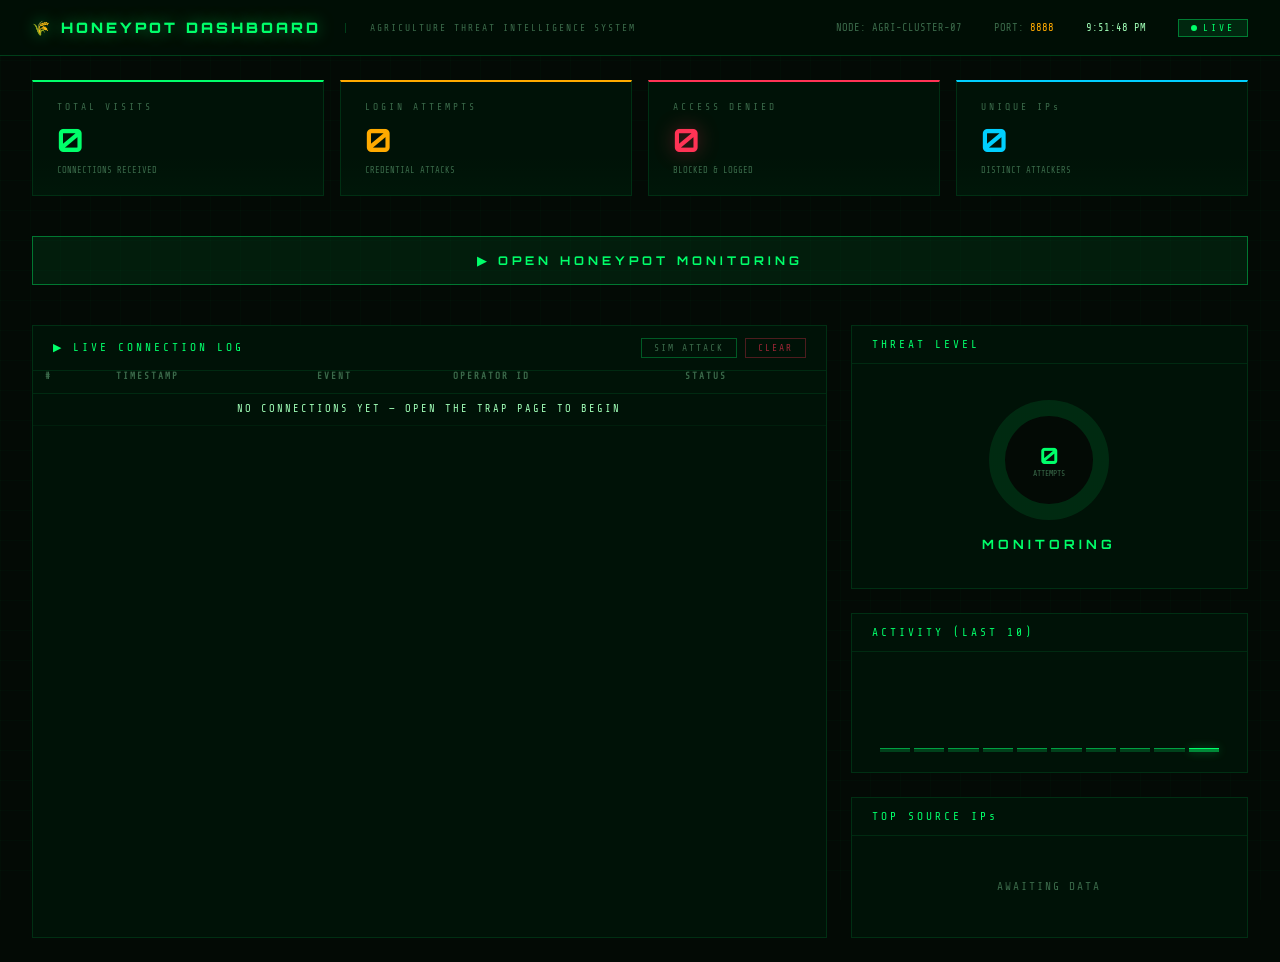
<file: honeypot_dashboard.html>
<!DOCTYPE html>
<html lang="en">
<head>
<meta charset="UTF-8">
<meta name="viewport" content="width=device-width, initial-scale=1.0">
<title>Honeypot Dashboard — Agriculture Threat Intel</title>
<link href="https://fonts.googleapis.com/css2?family=Share+Tech+Mono&family=Orbitron:wght@400;700;900&family=Rajdhani:wght@300;400;600;700&display=swap" rel="stylesheet">
<link rel="stylesheet" href="css/dashboard.css">
</head>
<body>
<div class="everything">

<!-- Top Bar -->
<div class="topbar">
  <div class="topbar-left">
    <div class="topbar-logo">🌾 HONEYPOT DASHBOARD</div>
    <div class="topbar-tag">AGRICULTURE THREAT INTELLIGENCE SYSTEM</div>
  </div>
  <div class="topbar-right">
    <div><span style="color:var(--text-dim)">NODE:</span> AGRI-CLUSTER-07</div>
    <div><span style="color:var(--text-dim)">PORT:</span> <span style="color:var(--amber)">8888</span></div>
    <div id="clock-top" style="color:var(--text)">--:--:--</div>
    <div class="live-badge"><div class="pulse-dot"></div>LIVE</div>
  </div>
</div>

<div class="main">

  <!-- Stats -->
  <div class="stats-grid">
    <div class="stat-card green">
      <div class="stat-label">TOTAL VISITS</div>
      <div class="stat-num" id="s-visits">0</div>
      <div class="stat-sub">CONNECTIONS RECEIVED</div>
    </div>
    <div class="stat-card amber">
      <div class="stat-label">LOGIN ATTEMPTS</div>
      <div class="stat-num" id="s-attempts">0</div>
      <div class="stat-sub">CREDENTIAL ATTACKS</div>
    </div>
    <div class="stat-card red">
      <div class="stat-label">ACCESS DENIED</div>
      <div class="stat-num" id="s-denied">0</div>
      <div class="stat-sub">BLOCKED & LOGGED</div>
    </div>
    <div class="stat-card blue">
      <div class="stat-label">UNIQUE IPs</div>
      <div class="stat-num" id="s-ips">0</div>
      <div class="stat-sub">DISTINCT ATTACKERS</div>
    </div>
  </div>

  <!-- Open trap button -->
  <button class="open-trap-btn" onclick="openTrap()">
    ▶  OPEN HONEYPOT MONITORING
  </button>

  <!-- Two column: log table + side panels -->
  <div class="three-col">

    <!-- Log table -->
    <div class="panel">
      <div class="panel-head">
        <span>▶ LIVE CONNECTION LOG</span>
        <div style="display:flex;gap:0.5rem;">
          <button class="ctrl-btn" onclick="simulateAttack()">SIM ATTACK</button>
          <button class="ctrl-btn danger" onclick="clearLogs()">CLEAR</button>
        </div>
      </div>
      <div class="panel-body" style="padding:0;">
        <div class="log-scroll">
          <table class="log-table">
            <thead><tr>
              <th>#</th>
              <th>TIMESTAMP</th>
              <th>EVENT</th>
              <th>OPERATOR ID</th>
              <th>STATUS</th>
            </tr></thead>
            <tbody id="log-body">
              <tr><td colspan="5" class="empty">NO CONNECTIONS YET — OPEN THE TRAP PAGE TO BEGIN</td></tr>
            </tbody>
          </table>
        </div>
      </div>
    </div>

    <!-- Right panels -->
    <div style="display:flex;flex-direction:column;gap:1.5rem;">

      <!-- Threat gauge -->
      <div class="panel">
        <div class="panel-head"><span>THREAT LEVEL</span></div>
        <div class="panel-body">
          <div class="gauge-wrap">
            <div class="gauge-ring" id="gauge-ring">
              <div class="gauge-inner">
                <div class="gauge-val" id="gauge-val">0</div>
                <div class="gauge-pct">ATTEMPTS</div>
              </div>
            </div>
            <div class="threat-label" id="threat-label">MONITORING</div>
          </div>
        </div>
      </div>

      <!-- Activity chart -->
      <div class="panel">
        <div class="panel-head"><span>ACTIVITY (LAST 10)</span></div>
        <div class="panel-body">
          <div class="chart-area" id="chart-area">
            <!-- Bars generated by JS -->
          </div>
        </div>
      </div>

      <!-- Top IPs -->
      <div class="panel">
        <div class="panel-head"><span>TOP SOURCE IPs</span></div>
        <div class="panel-body" style="padding:0.75rem 1.25rem;" id="ip-list">
          <div class="empty">AWAITING DATA</div>
        </div>
      </div>

    </div>
  </div>

</div>
</div>

<script>
  // ── CLOCK ────────────────────────────────────────────────
  function updateClock() {
    document.getElementById('clock-top').textContent =
      new Date().toLocaleTimeString('en-GB', { hour12:true }).replace(/\b(am|pm)\b/i, m => m.toUpperCase());
  }
  setInterval(updateClock, 1000); updateClock();

  // ── STATE ────────────────────────────────────────────────
  let logs = [];
  let ipCounts = {};
  let activityBuckets = new Array(10).fill(0);
  let rowCounter = 0;

  // ── INIT CHART ───────────────────────────────────────────
  function initChart() {
    const area = document.getElementById('chart-area');
    area.innerHTML = '';
    for (let i = 0; i < 10; i++) {
      const bar = document.createElement('div');
      bar.className = 'chart-bar';
      bar.id = `bar-${i}`;
      bar.style.height = '4px';
      area.appendChild(bar);
    }
  }

  function updateChart() {
    const max = Math.max(...activityBuckets, 1);
    for (let i = 0; i < 10; i++) {
      const bar = document.getElementById(`bar-${i}`);
      if (bar) {
        const h = Math.max(4, (activityBuckets[i] / max) * 72);
        bar.style.height = h + 'px';
        bar.className = 'chart-bar' + (i === 9 ? ' active' : '');
      }
    }
  }

  // ── ADD LOG ENTRY ─────────────────────────────────────────
  function addEntry(event, user) {
    rowCounter++;
    const now = new Date();
    const ts = now.toLocaleString('en-GB', { hour12: true }).replace(/\b(am|pm)\b/i, m => m.toUpperCase());
    const entry = { id: rowCounter, ts, event, user: user || '—' };
    logs.unshift(entry);

    // Update IP tracking (use simulated IPs for demo)
    const simIP = getSimIP();
    ipCounts[simIP] = (ipCounts[simIP] || 0) + 1;

    // Activity bucket
    activityBuckets.shift();
    activityBuckets.push(activityBuckets[activityBuckets.length - 1] + 1);

    renderTable();
    updateStats();
    updateGauge();
    updateIPList();
    updateChart();
  }

  const simIPs = ['192.168.1.105', '10.0.0.47', '172.16.8.23', '192.168.0.12', '10.10.10.200'];
  let simIPIdx = 0;
  function getSimIP() { return simIPs[simIPIdx % simIPs.length]; }

  // ── RENDER TABLE ─────────────────────────────────────────
  function renderTable() {
    const tbody = document.getElementById('log-body');
    if (logs.length === 0) {
      tbody.innerHTML = '<tr><td colspan="5" class="empty">NO CONNECTIONS YET</td></tr>';
      return;
    }
    tbody.innerHTML = logs.slice(0, 30).map((e, i) => {
      let badge = '';
      if (e.event === 'PAGE_VISIT') badge = '<span class="badge badge-visit">VISIT</span>';
      else if (e.event === 'LOGIN_ATTEMPT') badge = '<span class="badge badge-login">ATTEMPT</span>';
      else if (e.event === 'ACCESS_DENIED') badge = '<span class="badge badge-denied">DENIED</span>';
      else if (e.event === 'LOGIN_SUCCESS') badge = '<span class="badge badge-success">LOGGED IN</span>';

      const isDenied = e.event === 'ACCESS_DENIED';
      const isLoggedIn = e.event === 'LOGIN_SUCCESS';
      return `<tr class="${i === 0 ? 'new-entry' : ''}">
        <td style="color:var(--text-dim)">${e.id.toString().padStart(3,'0')}</td>
        <td style="color:var(--text-dim)">${e.ts}</td>
        <td>${badge}</td>
        <td>${e.user}</td>
        <td style="color:${isDenied ? 'var(--red)' : (isLoggedIn ? 'var(--green)' : 'var(--text-dim)')}">
          ${isDenied ? 'LOGGED & DENIED' : (isLoggedIn ? 'LOGGED IN' : 'RECORDED')}
        </td>
      </tr>`;
    }).join('');
  }

  // ── UPDATE STATS ─────────────────────────────────────────
  function updateStats() {
    const visits = logs.filter(l => l.event === 'PAGE_VISIT').length;
    const attempts = logs.filter(l => l.event === 'LOGIN_ATTEMPT').length;
    const denied = logs.filter(l => l.event === 'ACCESS_DENIED').length;
    const ips = Object.keys(ipCounts).length;
    document.getElementById('s-visits').textContent = visits;
    document.getElementById('s-attempts').textContent = attempts;
    document.getElementById('s-denied').textContent = denied;
    document.getElementById('s-ips').textContent = ips;
  }

  // ── UPDATE GAUGE ─────────────────────────────────────────
  function updateGauge() {
    const attempts = logs.filter(l => l.event === 'LOGIN_ATTEMPT').length;
    document.getElementById('gauge-val').textContent = attempts;

    let level = 'MONITORING', color = 'var(--green)', deg = 0;
    if (attempts >= 10) { level = 'CRITICAL'; color = 'var(--red)'; deg = 340; }
    else if (attempts >= 5) { level = 'HIGH'; color = 'var(--amber)'; deg = 200; }
    else if (attempts >= 2) { level = 'ELEVATED'; color = 'var(--amber)'; deg = 100; }
    else if (attempts >= 1) { level = 'LOW', color = 'var(--blue)'; deg = 40; }

    document.getElementById('gauge-ring').style.background =
      `conic-gradient(${color} ${deg}deg, rgba(255,255,255,0.05) ${deg}deg)`;
    document.getElementById('threat-label').textContent = level;
    document.getElementById('threat-label').style.color = color;
  }

  // ── UPDATE IP LIST ────────────────────────────────────────
  function updateIPList() {
    const sorted = Object.entries(ipCounts).sort((a,b) => b[1]-a[1]).slice(0,5);
    if (sorted.length === 0) {
      document.getElementById('ip-list').innerHTML = '<div class="empty">AWAITING DATA</div>';
      return;
    }
    document.getElementById('ip-list').innerHTML = sorted.map(([ip, count]) =>
      `<div class="ip-item"><span class="ip-addr">${ip}</span><span class="ip-count">${count}</span></div>`
    ).join('');
  }

  // ── POLL localStorage (from trap page) ───────────────────
  let lastLogCount = 0;

  function pollLogs() {
    try {
      const saved = JSON.parse(localStorage.getItem('honeypot_logs') || '[]');
      if (saved.length > lastLogCount) {
        const newEntries = saved.slice(0, saved.length - lastLogCount);
        newEntries.reverse().forEach(e => {
          simIPIdx++;
          addEntry(e.event, e.user);
        });
        lastLogCount = saved.length;
      }
    } catch(err) {}
  }

  setInterval(pollLogs, 800);

  // ── SIMULATE ATTACK ───────────────────────────────────────
  function simulateAttack() {
    const fakeUsers = ['admin', 'root', 'farmer01', 'CROP_MANAGER', 'test123', 'agri_admin'];
    const user = fakeUsers[Math.floor(Math.random() * fakeUsers.length)];
    simIPIdx++;
    addEntry('PAGE_VISIT', '—');
    setTimeout(() => { addEntry('LOGIN_ATTEMPT', user); }, 400);
    setTimeout(() => { addEntry('ACCESS_DENIED', user); }, 800);

    // Also write to localStorage so trap page could see it
    const all = JSON.parse(localStorage.getItem('honeypot_logs') || '[]');
    all.unshift({ ts: new Date().toLocaleString().replace(/\b(am|pm)\b/i, m => m.toUpperCase()), event: 'ACCESS_DENIED', user });
    all.unshift({ ts: new Date().toLocaleString().replace(/\b(am|pm)\b/i, m => m.toUpperCase()), event: 'LOGIN_ATTEMPT', user });
    all.unshift({ ts: new Date().toLocaleString().replace(/\b(am|pm)\b/i, m => m.toUpperCase()), event: 'PAGE_VISIT', user: '—' });
    localStorage.setItem('honeypot_logs', JSON.stringify(all));
    lastLogCount = all.length;
  }

  // ── CLEAR LOGS ────────────────────────────────────────────
  function clearLogs() {
    logs = []; ipCounts = {}; rowCounter = 0; simIPIdx = 0;
    activityBuckets = new Array(10).fill(0);
    lastLogCount = 0;
    localStorage.removeItem('honeypot_logs');
    renderTable(); updateStats(); updateGauge(); updateIPList(); updateChart();
  }

  // ── OPEN TRAP ─────────────────────────────────────────────
  function openTrap() {
    window.open('honeypot_monitoring.html', '_blank');
  }

  // ── INIT ─────────────────────────────────────────────────
  initChart();
  updateChart();
  pollLogs(); // Check existing logs immediately
</script>
</body>
</html>
</file>
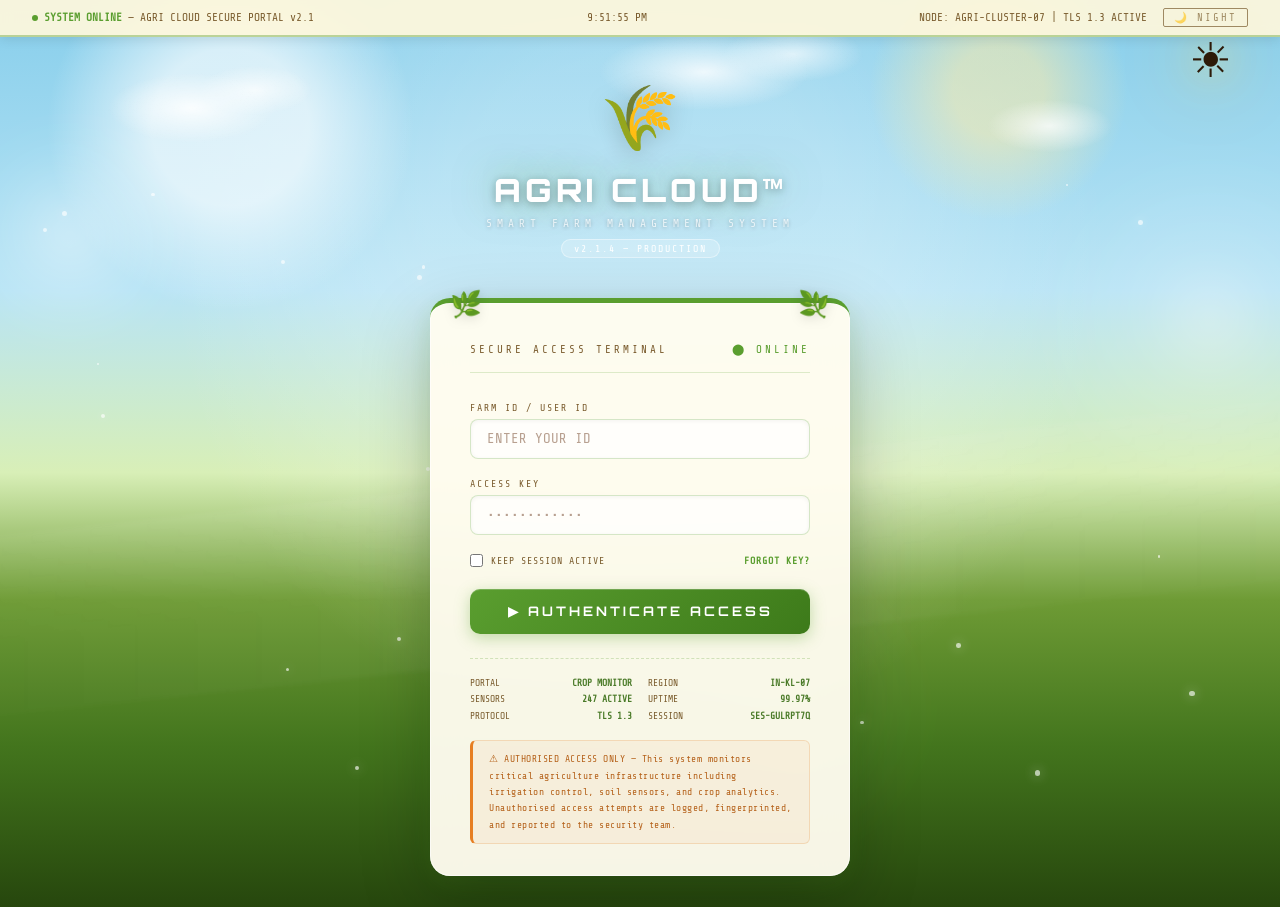
<file: login.html>
<!DOCTYPE html>
<html lang="en">
<head>
<meta charset="UTF-8">
<meta name="viewport" content="width=device-width, initial-scale=1.0">
<title>Agri Cloud™ Smart Farm Portal — Login</title>
<link href="https://fonts.googleapis.com/css2?family=Share+Tech+Mono&family=Orbitron:wght@400;700;900&family=Rajdhani:wght@300;400;600;700&display=swap" rel="stylesheet">
<link rel="stylesheet" href="css/login.css">
</head>
<body>



<!-- Status Bar -->
<div class="status-bar">
  <div><span class="status-dot"></span><span class="status-live">SYSTEM ONLINE</span> — AGRI CLOUD SECURE PORTAL v2.1</div>
  <div id="clock">--:--:--</div>
  <div style="display:flex;align-items:center;gap:1rem;">
    <span>NODE: AGRI-CLUSTER-07 | TLS 1.3 ACTIVE</span>
    <button class="dark-toggle" id="dark-toggle" onclick="toggleDark()">🌙 NIGHT</button>
  </div>
</div>

<div class="bg-ribbon"></div>
<div class="bg-orb orb1"></div>
<div class="bg-orb orb2"></div>
<div class="bg-orb orb3"></div>
<div class="bg-particles" id="bg-particles"></div>
<canvas id="farm-canvas"></canvas>

<div class="container">

  <!-- Logo -->
  <div class="logo-section">
    <div class="logo-icon">🌾</div>
    <div class="logo-title">AGRI CLOUD™</div>
    <div class="logo-sub">SMART FARM MANAGEMENT SYSTEM</div>
    <div class="version-badge">v2.1.4 — PRODUCTION</div>
  </div>

  <!-- Login Card -->
  <div class="login-card">
    <div class="card-header">
      <span>SECURE ACCESS TERMINAL</span>
      <span style="color:var(--green)">⬤ ONLINE</span>
    </div>

    <div class="field-group">
      <div class="field-label">Farm ID / User ID</div>
      <input class="field-input" type="text" id="username" placeholder="ENTER YOUR ID" autocomplete="off">
    </div>

    <div class="field-group">
      <div class="field-label">Access Key</div>
      <input class="field-input" type="password" id="password" placeholder="••••••••••••" autocomplete="off">
    </div>

    <div class="field-row">
      <label class="field-check">
        <input type="checkbox"> KEEP SESSION ACTIVE
      </label>
      <a href="#" class="field-link">FORGOT KEY?</a>
    </div>

    <button class="login-btn" id="login-btn" onclick="attemptLogin()">▶ AUTHENTICATE ACCESS</button>
    <div class="error-msg" id="error-msg">⛔ CREDENTIAL MISMATCH — ACCESS DENIED</div>

    <div class="sys-info">
      <div class="sys-row"><span>PORTAL</span><span class="sys-val">CROP MONITOR</span></div>
      <div class="sys-row"><span>REGION</span><span class="sys-val">IN-KL-07</span></div>
      <div class="sys-row"><span>SENSORS</span><span class="sys-val" id="sensor-count">247 ACTIVE</span></div>
      <div class="sys-row"><span>UPTIME</span><span class="sys-val">99.97%</span></div>
      <div class="sys-row"><span>PROTOCOL</span><span class="sys-val">TLS 1.3</span></div>
      <div class="sys-row"><span>SESSION</span><span class="sys-val" id="session-id">--</span></div>
    </div>

    <div class="warn-box">
      ⚠ AUTHORISED ACCESS ONLY — This system monitors critical agriculture infrastructure including irrigation control, soil sensors, and crop analytics. Unauthorised access attempts are logged, fingerprinted, and reported to the security team.
    </div>
  </div>



</div>

<!-- ACCESS DENIED Overlay -->
<div class="denied-overlay" id="denied-overlay">
  <div class="denied-icon">🚫</div>
  <div class="denied-title">ACCESS BLOCKED</div>
  <div class="denied-sub" id="denied-sub">MAX ATTEMPTS REACHED — SYSTEM LOCKED</div>
  <div class="denied-log">
    <div><span class="label">TIMESTAMP  : </span><span class="val" id="d-time">—</span></div>
    <div><span class="label">USER INPUT : </span><span class="val" id="d-user">—</span></div>
    <div><span class="label">BROWSER    : </span><span class="val" id="d-browser">—</span></div>
    <div><span class="label">STATUS     : </span><span class="val">CREDENTIAL MISMATCH</span></div>
    <div><span class="label">ACTION     : </span><span class="val">INCIDENT RECORDED ✓</span></div>
    <div><span class="label">ALERT SENT : </span><span class="val">SECURITY TEAM NOTIFIED ✓</span></div>
  </div>
  <div class="redirect-bar">
    CONNECTION WILL BE TERMINATED IN 5 SECONDS
    <div class="progress-bar"><div class="progress-fill" id="prog-fill"></div></div>
  </div>
</div>

<!-- ACCESS GRANTED Overlay -->
<div class="success-overlay" id="success-overlay">
  <div style="font-size:3.5rem;filter:drop-shadow(0 0 20px var(--green))">🌾</div>
  <div class="success-title">ACCESS GRANTED</div>
  <div class="success-sub">IDENTITY VERIFIED — LOADING FARM DASHBOARD</div>
  <div class="success-log">
    <div><span class="s-label">TIMESTAMP  : </span><span class="s-val" id="s-time">—</span></div>
    <div><span class="s-label">USER       : </span><span class="s-val" id="s-user">—</span></div>
    <div><span class="s-label">FARM ID    : </span><span class="s-val" id="s-farmid">AC-KL-2847</span></div>
    <div><span class="s-label">CLEARANCE  : </span><span class="s-val">LEVEL 3 — FARM OWNER</span></div>
    <div><span class="s-label">STATUS     : </span><span class="s-val">SESSION ESTABLISHED ✓</span></div>
  </div>
  <div class="success-bar">
    REDIRECTING TO FARM DASHBOARD...
    <div class="success-prog-bar"><div class="success-prog-fill" id="success-fill"></div></div>
  </div>
</div>

<script src="js/honeypot.js"></script>
<script>
// ── CONFIG ───────────────────────────────────────────
// Each user has a password, destination page, and full profile
const VALID_USERS = {

  "admin@dashboard": {
    pass: "dashboard@admin", dest: "honeypot_dashboard.html",
    name: "Dashboard", initials: "DA",
    farmId: "AC-DASH-01",   district: "Internal",
    area: "—",             plan: "Admin",
    crops: "—",
  },
  "agri@admin": {
    pass: "AgriAdmin@", dest: "server-data.html",
    name: "Admin User",    initials: "AU",
    farmId: "AC-ADMIN-01", district: "Kochi, Kerala",
    area: "—",             plan: "Admin",
    crops: "—",
  },
  "admin@monitor": {
    pass: "Monitor@admin", dest: "honeypot_monitoring.html",
    name: "Monitor Admin", initials: "MA",
    farmId: "AC-MON-01",  district: "Internal",
    area: "—",             plan: "Admin",
    crops: "—",
  },

  "user":{
    pass: "user@123", dest: "farm-details.html",
    name: "User", initials: "U",
    farmId: "AC-TEST-01", district: "Test District",
    area: "0.0 ha", plan: "Test Plan",
    crops: "Test Crops",
  },
    "farmer.rajan": {
    pass: "Rajan@2024", dest: "farm-details.html",
    name: "Rajan Pillai",   initials: "RP",
    farmId: "AC-KL-2847",  district: "Tiruvalla, Kerala",
    area: "14.5 ha",       plan: "Pro",
    crops: "Rice, Coconut, Turmeric, Banana",
  },
  "krishna.farm": {
    pass: "Paddy#Field9", dest: "farm-details.html",
    name: "Krishna Menon",  initials: "KM",
    farmId: "AC-KL-1134",  district: "Thrissur, Kerala",
    area: "8.2 ha",        plan: "Basic",
    crops: "Rice, Banana, Pepper",
  },
  "meera.grower": {
    pass: "SoilSeed$7", dest: "farm-details.html",
    name: "Meera Nair",     initials: "MN",
    farmId: "AC-KL-3204",  district: "Palakkad, Kerala",
    area: "6.0 ha",        plan: "Pro",
    crops: "Vegetables, Turmeric, Coconut",
  },
  "thomas.agri": {
    pass: "Keral@Farm3", dest: "farm-details.html",
    name: "Thomas Varghese", initials: "TV",
    farmId: "AC-KL-0441",  district: "Kottayam, Kerala",
    area: "11.0 ha",       plan: "Pro",
    crops: "Rubber, Rice",
  },
  "lakshmi.farmer": {
    pass: "GreenLeaf#5", dest: "farm-details.html",
    name: "Lakshmi Devi", initials: "LD",
    farmId: "AC-KL-2210",  district: "Ernakulam, Kerala",
    area: "4.5 ha",        plan: "Basic",
    crops: "Vegetables, Flowers",
  },
};

// Honeypot credentials — first attempt: show error, subsequent: fake-page.html
const HONEYPOT_CREDS = [
  { u: "admin",     p: "admin"    },
  { u: "admin",     p: "123456"   },
  { u: "admin",     p: "password" },
  { u: "admin123",  p: "admin123" },
  { u: "root",      p: "root"     },
  { u: "root",      p: "admin"    },
];

// SQL injection patterns
const SQL_PATTERNS = [
  /'\s*or\s*'1'\s*=\s*'1/i,
  /'\s*or\s+1\s*=\s*1/i,
  /--\s/,
  /;\s*drop\s+table/i,
  /union\s+select/i,
  /'\s*;\s*/i,
  /1\s*=\s*1/i,
];

// ── COUNTERS ─────────────────────────────────────────
let visits        = parseInt(localStorage.getItem('hp_visits')   || '0');
let attempts      = parseInt(localStorage.getItem('hp_attempts') || '0');
let denied        = parseInt(localStorage.getItem('hp_denied')   || '0');
let failedAttempts = 0;

// Track honeypot warnings per credential combo this session
const honeypotWarned = new Set();

function isHoneypot(user, pass) {
  return HONEYPOT_CREDS.some(c =>
    c.u.toLowerCase() === user.toLowerCase() && c.p === pass
  );
}

function isSQLInjection(user, pass) {
  return SQL_PATTERNS.some(p => p.test(user) || p.test(pass));
}

function redirectToFake(reason, user) {
  saveLog({ event: 'HONEYPOT_REDIRECT', reason, ts: new Date().toISOString(), user, ua: navigator.userAgent });
  setTimeout(() => { window.location.href = 'fake-page.html'; }, 1200);
}

// ── CLOCK ─────────────────────────────────────────────
function updateClock() {
  document.getElementById('clock').textContent =
    new Date().toLocaleTimeString('en-GB', { hour12: true }).replace(/\b(am|pm)\b/i, m => m.toUpperCase());
}
setInterval(updateClock, 1000);
updateClock();

// ── DARK MODE ─────────────────────────────────────────
function toggleDark() {
  const dark = document.body.classList.toggle('dark-mode');
  document.getElementById('dark-toggle').textContent = dark ? '☀ DAY' : '🌙 NIGHT';
  localStorage.setItem('agri_dark', dark ? '1' : '0');
}
if (localStorage.getItem('agri_dark') === '1') toggleDark();

document.getElementById('session-id').textContent =
  'SES-' + Math.random().toString(36).substr(2,8).toUpperCase();

// ── SENSOR COUNT FLICKER ──────────────────────────────
setInterval(() => {
  const base = 247;
  document.getElementById('sensor-count').textContent =
    (base + Math.floor((Math.random()-0.5)*4)) + ' ACTIVE';
}, 5000);

// ── PAGE VISIT LOG ────────────────────────────────────
(function logVisit() {
  visits++;
  localStorage.setItem('hp_visits', visits);
  saveLog({ event:'PAGE_VISIT', ts: new Date().toISOString(), ua: navigator.userAgent });
})();

function saveLog(entry) {
  const all = JSON.parse(localStorage.getItem('honeypot_logs') || '[]');
  all.unshift(Object.assign({ id: Date.now() }, entry));
  if (all.length > 200) all.pop();
  localStorage.setItem('honeypot_logs', JSON.stringify(all));
}

function addTicker() {} // stub (ticker removed)

function findUserByLoginId(loginId) {
  if (!loginId) return null;

  const directRecord = VALID_USERS[loginId];
  if (directRecord) {
    return { username: loginId, record: directRecord };
  }

  const lookup = loginId.toLowerCase();
  for (const [username, record] of Object.entries(VALID_USERS)) {
    if (String(record.farmId || '').toLowerCase() === lookup) {
      return { username, record };
    }
  }

  return null;
}

// ── LOGIN FUNCTION ────────────────────────────────────
function attemptLogin() {
  const rawUser = document.getElementById('username').value.trim();
  const rawPass = document.getElementById('password').value;
  const user    = rawUser || 'ANONYMOUS';
  const btn     = document.getElementById('login-btn');
  const errEl   = document.getElementById('error-msg');

  const origText = btn.textContent;
  btn.classList.add('loading');
  btn.textContent = '';
  errEl.style.display = 'none';

  attempts++;
  localStorage.setItem('hp_attempts', attempts);
  saveLog({ event:'LOGIN_ATTEMPT', ts: new Date().toISOString(), user, ua: navigator.userAgent });

  setTimeout(() => {
    btn.classList.remove('loading');
    btn.textContent = origText;

    // ── 1. SQL INJECTION DETECTION ───────────────────
    if (isSQLInjection(rawUser, rawPass)) {
      saveLog({ event:'SQL_INJECTION_DETECTED', ts: new Date().toISOString(), user, ua: navigator.userAgent });
      errEl.textContent = '⛔ CREDENTIAL MISMATCH — ACCESS DENIED';
      errEl.style.display = 'block';
      flashRed();
      redirectToFake('SQL_INJECTION', user);
      return;
    }

    // ── 2. VALID USER CHECK (USERNAME OR FARM ID) ────
    const match = findUserByLoginId(rawUser);
    const record = match ? match.record : null;
    const resolvedUsername = match ? match.username : rawUser;
    if (record && record.pass === rawPass) {
      saveLog({ event:'LOGIN_SUCCESS', ts: new Date().toISOString(), user });

      // ── SAVE SESSION ─────────────────────────────────
      const session = {
        username:  resolvedUsername,
        name:      record.name,
        initials:  record.initials,
        farmId:    record.farmId,
        district:  record.district,
        area:      record.area,
        plan:      record.plan,
        crops:     record.crops,
        loginTime: new Date().toISOString(),
      };
      sessionStorage.setItem('agri_session', JSON.stringify(session));

      const overlay = document.getElementById('success-overlay');
      overlay.classList.add('show');
      document.getElementById('s-time').textContent = new Date().toLocaleString('en-GB').replace(/\b(am|pm)\b/i, m => m.toUpperCase());
      document.getElementById('s-user').textContent = record.name.toUpperCase();

      // Update success overlay farm id line dynamically
      const farmIdEl = document.getElementById('s-farmid');
      if (farmIdEl) farmIdEl.textContent = record.farmId;

      const fill = document.getElementById('success-fill');
      fill.style.transition = 'width 2s linear';
      setTimeout(() => { fill.style.width = '100%'; }, 50);
      setTimeout(() => { window.location.href = record.dest; }, 2200);
      return;
    }

    // ── 3. HONEYPOT CREDENTIAL CHECK ────────────────
    if (isHoneypot(rawUser, rawPass)) {
      const key = rawUser.toLowerCase() + '::' + rawPass;
      denied++;
      localStorage.setItem('hp_denied', denied);
      saveLog({ event:'HONEYPOT_HIT', ts: new Date().toISOString(), user, ua: navigator.userAgent });

      if (!honeypotWarned.has(key)) {
        // First attempt — just show the error
        honeypotWarned.add(key);
        errEl.textContent = '⛔ CREDENTIAL MISMATCH — ACCESS DENIED';
        errEl.style.display = 'block';
        flashRed();
      } else {
        // Repeat attempt — silently funnel to fake page
        errEl.textContent = '⛔ CREDENTIAL MISMATCH — ACCESS DENIED';
        errEl.style.display = 'block';
        flashRed();
        redirectToFake('HONEYPOT_REPEAT', user);
      }
      document.getElementById('password').value = '';
      return;
    }

    // ── 4. GENERIC FAIL ──────────────────────────────
    failedAttempts++;
    denied++;
    localStorage.setItem('hp_denied', denied);
    saveLog({ event:'ACCESS_DENIED', ts: new Date().toISOString(), user, ua: navigator.userAgent });

    errEl.textContent = '⛔ CREDENTIAL MISMATCH — ACCESS DENIED';
    errEl.style.display = 'block';
    flashRed();
    document.getElementById('password').value = '';

    if (failedAttempts >= 3) {
      const overlay = document.getElementById('denied-overlay');
      overlay.classList.add('show');
      document.getElementById('d-time').textContent = new Date().toLocaleString('en-GB').replace(/\b(am|pm)\b/i, m => m.toUpperCase());
      document.getElementById('d-user').textContent = user.toUpperCase();
      document.getElementById('d-browser').textContent = navigator.userAgent.split(' ').slice(-2).join(' ');

      btn.disabled = true;

      const fill = document.getElementById('prog-fill');
      fill.style.animation = 'none'; fill.offsetHeight;
      fill.style.animation = 'fillBar 5s linear forwards';

      setTimeout(() => {
        overlay.classList.remove('show');
        failedAttempts = 0;
        btn.disabled = false;
        document.getElementById('session-id').textContent =
          'SES-' + Math.random().toString(36).substr(2,8).toUpperCase();
      }, 5000);
    }
  }, 900);
}

function flashRed() {
  const u = document.getElementById('username');
  const p = document.getElementById('password');
  u.style.borderColor = 'var(--red)';
  p.style.borderColor = 'var(--red)';
  setTimeout(() => { u.style.borderColor = ''; p.style.borderColor = ''; }, 1500);
}


// ── ENTER KEY ─────────────────────────────────────────
document.addEventListener('keydown', e => { if (e.key === 'Enter') attemptLogin(); });
(function() {
  const canvas = document.getElementById('farm-canvas');
  const ctx = canvas.getContext('2d');
  const particleHost = document.getElementById('bg-particles');

  function resize() {
    canvas.width = window.innerWidth;
    canvas.height = window.innerHeight;
  }
  resize();
  window.addEventListener('resize', resize);

  // ── FLOATING LIGHT PARTICLES ───────────────────────────
  const particles = [];
  const PARTICLE_COUNT = 26;
  if (particleHost) {
    for (let i = 0; i < PARTICLE_COUNT; i++) {
      const p = document.createElement('span');
      p.className = 'bg-particle';
      const size = 2 + Math.random() * 4;
      const left = Math.random() * 100;
      const top = 12 + Math.random() * 78;
      const duration = 10 + Math.random() * 16;
      const delay = -Math.random() * duration;
      p.style.cssText = `width:${size}px;height:${size}px;left:${left}%;top:${top}%;animation-duration:${duration}s;animation-delay:${delay}s;`;
      particleHost.appendChild(p);
      particles.push({ x: left, y: top, drift: 0.2 + Math.random() * 0.6, rise: 0.3 + Math.random() * 0.7 });
    }
  }

  // ── WHEAT STALKS ──────────────────────────────────────
  const stalks = [];
  const STALK_COUNT = 60;
  for (let i = 0; i < STALK_COUNT; i++) {
    stalks.push({
      x: Math.random() * window.innerWidth,
      baseY: window.innerHeight * (0.62 + Math.random() * 0.38),
      height: 40 + Math.random() * 50,
      phase: Math.random() * Math.PI * 2,
      speed: 0.4 + Math.random() * 0.6,
      thickness: 1.5 + Math.random() * 1.5,
      color: `hsl(${40 + Math.random()*20}, ${60+Math.random()*20}%, ${45+Math.random()*15}%)`,
    });
  }

  // ── BIRDS ─────────────────────────────────────────────
  const birds = [];
  for (let i = 0; i < 8; i++) {
    birds.push({
      x: Math.random() * window.innerWidth,
      y: window.innerHeight * (0.05 + Math.random() * 0.2),
      vx: 0.5 + Math.random() * 1.2,
      vy: (Math.random() - 0.5) * 0.3,
      wingPhase: Math.random() * Math.PI * 2,
      scale: 0.6 + Math.random() * 0.7,
    });
  }

  // ── BUTTERFLIES ───────────────────────────────────────
  const butterflies = [];
  for (let i = 0; i < 5; i++) {
    butterflies.push({
      x: Math.random() * window.innerWidth,
      y: window.innerHeight * (0.45 + Math.random() * 0.25),
      vx: (Math.random() - 0.5) * 1.2,
      vy: (Math.random() - 0.5) * 0.8,
      phase: Math.random() * Math.PI * 2,
      color: ['#f97316','#ec4899','#a855f7','#eab308','#06b6d4'][i],
      scale: 0.8 + Math.random() * 0.5,
      timer: 0,
    });
  }

  // ── DRAW BIRD ─────────────────────────────────────────
  function drawBird(x, y, wingPhase, scale) {
    ctx.save();
    ctx.translate(x, y);
    ctx.scale(scale, scale);
    ctx.strokeStyle = 'rgba(40,20,5,0.7)';
    ctx.lineWidth = 1.5;
    ctx.lineCap = 'round';
    const flap = Math.sin(wingPhase) * 6;
    ctx.beginPath();
    ctx.moveTo(0, 0);
    ctx.quadraticCurveTo(-8, -flap, -16, 0);
    ctx.moveTo(0, 0);
    ctx.quadraticCurveTo(8, -flap, 16, 0);
    ctx.stroke();
    ctx.restore();
  }

  // ── DRAW BUTTERFLY ────────────────────────────────────
  function drawButterfly(x, y, phase, color, scale) {
    ctx.save();
    ctx.translate(x, y);
    ctx.scale(scale, scale);
    const flap = Math.sin(phase) * 0.8 + 0.2;
    ctx.globalAlpha = 0.85;
    // left wings
    ctx.fillStyle = color;
    ctx.beginPath();
    ctx.ellipse(-5 * flap, -3, 7 * flap, 5, -Math.PI/4, 0, Math.PI*2);
    ctx.fill();
    ctx.beginPath();
    ctx.ellipse(-4 * flap, 3, 5 * flap, 4, Math.PI/4, 0, Math.PI*2);
    ctx.fill();
    // right wings
    ctx.beginPath();
    ctx.ellipse(5 * flap, -3, 7 * flap, 5, Math.PI+Math.PI/4, 0, Math.PI*2);
    ctx.fill();
    ctx.beginPath();
    ctx.ellipse(4 * flap, 3, 5 * flap, 4, Math.PI-Math.PI/4, 0, Math.PI*2);
    ctx.fill();
    // body
    ctx.globalAlpha = 1;
    ctx.fillStyle = 'rgba(30,10,0,0.6)';
    ctx.beginPath();
    ctx.ellipse(0, 0, 1.5, 5, 0, 0, Math.PI*2);
    ctx.fill();
    ctx.restore();
  }

  // ── DRAW WHEAT STALK ──────────────────────────────────
  function drawStalk(stalk, t) {
    const sway = Math.sin(t * stalk.speed + stalk.phase) * 6;
    const x = stalk.x, y = stalk.baseY;
    const topX = x + sway, topY = y - stalk.height;
    ctx.save();
    ctx.strokeStyle = stalk.color;
    ctx.lineWidth = stalk.thickness;
    ctx.lineCap = 'round';
    // stem
    ctx.beginPath();
    ctx.moveTo(x, y);
    ctx.quadraticCurveTo(x + sway * 0.5, y - stalk.height * 0.5, topX, topY);
    ctx.stroke();
    // grain head
    ctx.fillStyle = stalk.color;
    ctx.beginPath();
    ctx.ellipse(topX, topY - 6, 2.5, 8, Math.atan2(sway, stalk.height * 0.3), 0, Math.PI*2);
    ctx.fill();
    // side grain wisps
    for (let side of [-1, 1]) {
      ctx.beginPath();
      ctx.moveTo(topX, topY);
      ctx.lineTo(topX + side * 5, topY - 3);
      ctx.stroke();
    }
    ctx.restore();
  }

  // ── DRAW FENCE ────────────────────────────────────────
  function drawFence() {
    const groundY = canvas.height * 0.63;
    ctx.save();
    ctx.strokeStyle = 'rgba(100,60,20,0.55)';
    ctx.lineWidth = 2.5;
    // horizontal rails
    ctx.beginPath();
    ctx.moveTo(0, groundY - 5); ctx.lineTo(canvas.width, groundY - 5);
    ctx.moveTo(0, groundY - 18); ctx.lineTo(canvas.width, groundY - 18);
    ctx.stroke();
    // posts
    ctx.lineWidth = 4;
    for (let fx = 0; fx < canvas.width; fx += 90) {
      ctx.beginPath();
      ctx.moveTo(fx, groundY + 5);
      ctx.lineTo(fx, groundY - 25);
      ctx.stroke();
    }
    ctx.restore();
  }

  // ── MAIN LOOP ─────────────────────────────────────────
  let t = 0;
  function draw() {
    t += 0.016;
    ctx.clearRect(0, 0, canvas.width, canvas.height);

    // Soft atmospheric haze
    const haze = ctx.createRadialGradient(canvas.width * 0.5, canvas.height * 0.28, 50, canvas.width * 0.5, canvas.height * 0.28, canvas.width * 0.6);
    haze.addColorStop(0, 'rgba(255,255,255,0.12)');
    haze.addColorStop(0.45, 'rgba(255,255,255,0.05)');
    haze.addColorStop(1, 'rgba(255,255,255,0)');
    ctx.fillStyle = haze;
    ctx.fillRect(0, 0, canvas.width, canvas.height);

    // Sun rays sweeping through the sky
    ctx.save();
    ctx.globalAlpha = 0.14;
    const rayGrad = ctx.createLinearGradient(0, 0, canvas.width, canvas.height * 0.45);
    rayGrad.addColorStop(0, 'rgba(255,255,255,0)');
    rayGrad.addColorStop(0.5, 'rgba(255,255,255,0.16)');
    rayGrad.addColorStop(1, 'rgba(255,255,255,0)');
    ctx.fillStyle = rayGrad;
    for (let i = 0; i < 3; i++) {
      const offset = Math.sin(t * 0.35 + i) * 60;
      ctx.beginPath();
      ctx.moveTo(canvas.width * 0.06 + offset, canvas.height * 0.04);
      ctx.lineTo(canvas.width * 0.36 + offset, canvas.height * 0.46);
      ctx.lineTo(canvas.width * 0.30 + offset, canvas.height * 0.46);
      ctx.lineTo(canvas.width * 0.0 + offset, canvas.height * 0.04);
      ctx.fill();
    }
    ctx.restore();

    // Ground stripe
    const grd = ctx.createLinearGradient(0, canvas.height * 0.6, 0, canvas.height);
    grd.addColorStop(0, 'rgba(90,140,40,0.25)');
    grd.addColorStop(1, 'rgba(45,80,16,0.12)');
    ctx.fillStyle = grd;
    ctx.fillRect(0, canvas.height * 0.6, canvas.width, canvas.height * 0.4);

    // Fence
    drawFence();

    // Wheat
    stalks.forEach(s => drawStalk(s, t));

    // Birds
    birds.forEach(b => {
      b.wingPhase += 0.12;
      b.x += b.vx;
      b.y += b.vy + Math.sin(t * 0.5 + b.wingPhase * 0.1) * 0.2;
      if (b.x > canvas.width + 30) { b.x = -30; b.y = canvas.height * (0.05 + Math.random() * 0.2); }
      drawBird(b.x, b.y, b.wingPhase, b.scale);
    });

    // Butterflies
    butterflies.forEach(bf => {
      bf.phase += 0.1;
      bf.timer += 0.016;
      // gentle drift with occasional direction change
      if (bf.timer > 2 + Math.random() * 2) {
        bf.vx = (Math.random() - 0.5) * 1.5;
        bf.vy = (Math.random() - 0.5) * 1.0;
        bf.timer = 0;
      }
      bf.x += bf.vx;
      bf.y += bf.vy + Math.sin(bf.phase * 0.5) * 0.3;
      // bounce off edges
      if (bf.x < 10 || bf.x > canvas.width - 10) bf.vx *= -1;
      if (bf.y < canvas.height * 0.3 || bf.y > canvas.height * 0.75) bf.vy *= -1;
      drawButterfly(bf.x, bf.y, bf.phase, bf.color, bf.scale);
    });

    // Light pollen motes drifting upward
    particles.forEach((pt, index) => {
      pt.x += Math.sin(t * pt.drift + index) * 0.15;
      pt.y -= pt.rise;
      if (pt.y < -5) {
        pt.y = 102 + Math.random() * 8;
        pt.x = Math.random() * 100;
      }
      const px = (pt.x / 100) * canvas.width;
      const py = (pt.y / 100) * canvas.height;
      ctx.save();
      ctx.globalAlpha = 0.4 + Math.sin(t * 2 + index) * 0.15;
      ctx.fillStyle = index % 3 === 0 ? 'rgba(255,245,200,0.95)' : 'rgba(255,255,255,0.85)';
      ctx.beginPath();
      ctx.arc(px, py, 0.9 + (index % 4) * 0.3, 0, Math.PI * 2);
      ctx.fill();
      ctx.restore();
    });

    requestAnimationFrame(draw);
  }
  draw();
})();


</script>
</body>
</html>
</file>
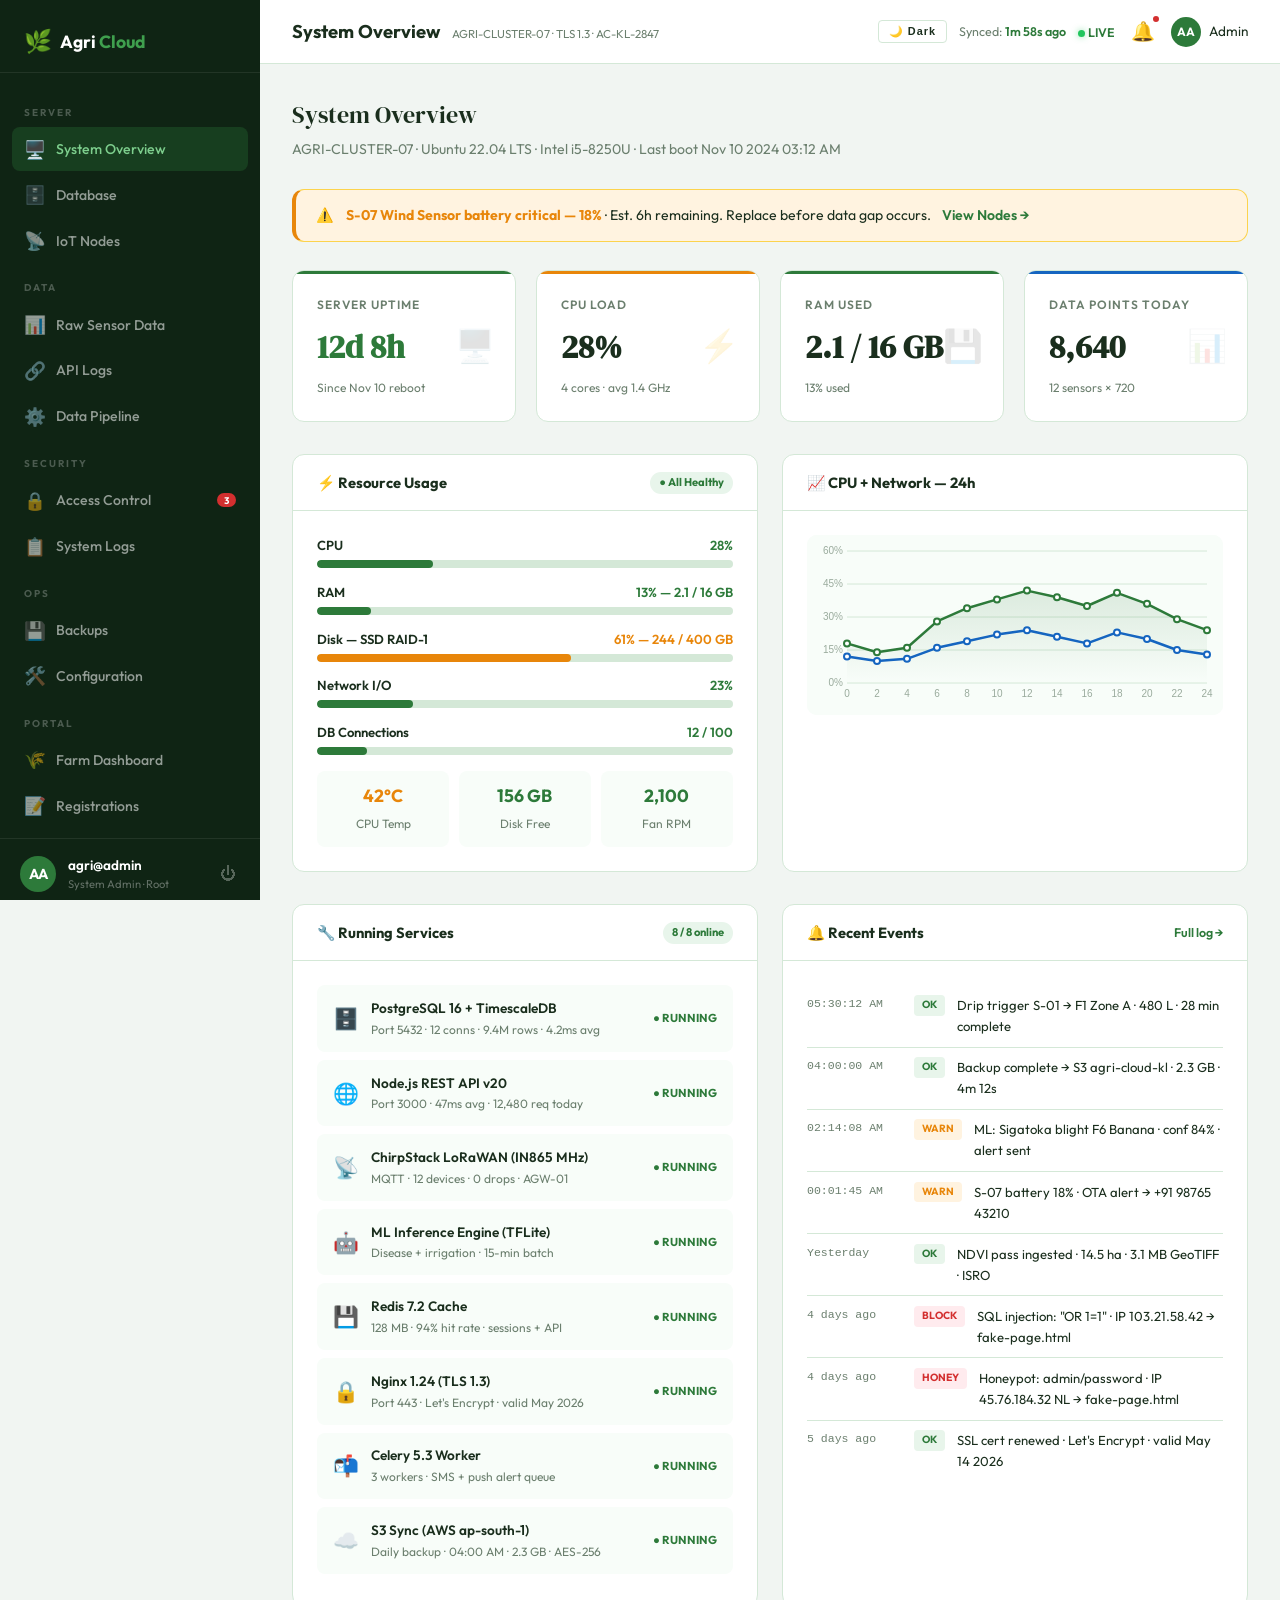
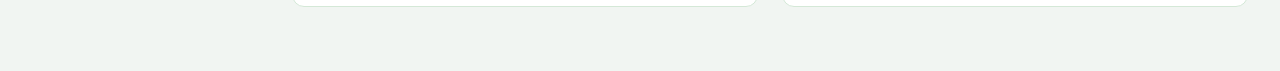
<file: server-data.html>
<!DOCTYPE html>
<html lang="en">
<head>
<meta charset="UTF-8">
<meta name="viewport" content="width=device-width, initial-scale=1.0">
<title>Agri Cloud — Server Data</title>
<link rel="preconnect" href="https://fonts.googleapis.com">
<link href="https://fonts.googleapis.com/css2?family=DM+Serif+Display:ital@0;1&family=Outfit:wght@300;400;500;600;700&display=swap" rel="stylesheet">
<link rel="stylesheet" href="css/style.css">
<link rel="stylesheet" href="css/server-data.css">
</head>
<body>
<div class="dash-layout">
<aside class="dash-sidebar" id="dashSidebar">
  <div class="dash-sidebar-logo">
    <a href="index.html" class="nav-logo"><span class="logo-leaf">🌿</span><span class="logo-text">Agri <span>Cloud</span></span></a>
  </div>
  <nav class="dash-nav">
    <div class="dash-nav-section">SERVER</div>
    <button class="dash-nav-item active" onclick="show('overview',this)"><span class="nav-icon">🖥️</span> System Overview</button>
    <button class="dash-nav-item" onclick="show('database',this)"><span class="nav-icon">🗄️</span> Database</button>
    <button class="dash-nav-item" onclick="show('nodes',this)"><span class="nav-icon">📡</span> IoT Nodes</button>
    <div class="dash-nav-section">DATA</div>
    <button class="dash-nav-item" onclick="show('rawdata',this)"><span class="nav-icon">📊</span> Raw Sensor Data</button>
    <button class="dash-nav-item" onclick="show('api',this)"><span class="nav-icon">🔗</span> API Logs</button>
    <button class="dash-nav-item" onclick="show('pipeline',this)"><span class="nav-icon">⚙️</span> Data Pipeline</button>
    <div class="dash-nav-section">SECURITY</div>
    <button class="dash-nav-item" onclick="show('access',this)"><span class="nav-icon">🔒</span> Access Control<span class="nav-badge">3</span></button>
    <button class="dash-nav-item" onclick="show('syslogs',this)"><span class="nav-icon">📋</span> System Logs</button>
    <div class="dash-nav-section">OPS</div>
    <button class="dash-nav-item" onclick="show('backup',this)"><span class="nav-icon">💾</span> Backups</button>
    <button class="dash-nav-item" onclick="show('config',this)"><span class="nav-icon">🛠️</span> Configuration</button>
    <div class="dash-nav-section">PORTAL</div>
    <button class="dash-nav-item" onclick="location.href='farm-details.html'"><span class="nav-icon">🌾</span> Farm Dashboard</button>
    <button class="dash-nav-item" onclick="show('registrations',this)"><span class="nav-icon">📝</span> Registrations</button>
  </nav>
  <div class="dash-sidebar-footer">
    <div class="dash-user">
      <div class="dash-avatar">AA</div>
      <div class="dash-user-info"><div class="dash-user-name">agri@admin</div><div class="dash-user-role">System Admin · Root</div></div>
      <button class="dash-logout" onclick="location.href='login.html'" title="Logout">⏻</button>
    </div>
  </div>
</aside>
<div class="sidebar-backdrop" id="sidebarBackdrop" aria-hidden="true"></div>

<div class="dash-main">
  <div class="dash-topbar">
    <button id="menuBtn" style="background:none;border:none;font-size:1.3rem;cursor:pointer;display:none;margin-right:.5rem" onclick="toggleSidebarMenu(event)">☰</button>
    <div class="dash-page-title" id="pageTitle">System Overview <span style="font-size:.72rem;font-weight:400;color:var(--text-muted);margin-left:.5rem">AGRI-CLUSTER-07 · TLS 1.3 · AC-KL-2847</span></div>
    <div class="dash-topbar-actions">
      <button id="themeToggle" class="theme-toggle-rect" type="button" title="Toggle dark mode" aria-label="Toggle dark mode">🌙 Dark</button>
      <span style="font-size:.78rem;color:var(--text-muted)">Synced: <span style="color:var(--green);font-weight:600" id="sync-time">live</span></span>
      <span><span class="live-dot"></span> <span style="font-size:.78rem;color:var(--green);font-weight:600">LIVE</span></span>
      <button class="dash-notif-btn">🔔<span class="dash-notif-badge"></span></button>
      <div style="display:flex;align-items:center;gap:.5rem;font-size:.85rem"><div class="dash-avatar" style="width:30px;height:30px;font-size:.75rem">AA</div>Admin</div>
    </div>
  </div>
  <div class="dash-content">

<!-- ══ 1. SYSTEM OVERVIEW ══ -->
<div id="sec-overview" class="page-section active">
  <div class="sec-h">System Overview</div>
  <div class="sec-s">AGRI-CLUSTER-07 · Ubuntu 22.04 LTS · Intel i5-8250U · Last boot Nov 10 2024 03:12 AM</div>
  <div style="background:var(--amber-light);border:1px solid #fcd34d;border-left:4px solid var(--amber);border-radius:var(--radius);padding:.9rem 1.25rem;display:flex;align-items:center;gap:.75rem;margin-bottom:1.75rem;font-size:.88rem">
    ⚠️<div><strong style="color:var(--amber)">S-07 Wind Sensor battery critical — 18%</strong> · Est. 6h remaining. Replace before data gap occurs.
    <a href="#" onclick="show('nodes',null);return false" style="color:var(--green);font-weight:600;margin-left:8px">View Nodes →</a></div>
  </div>
  <div class="dash-stats">
    <div class="dstat"><div class="dstat-label">Server Uptime</div><div class="dstat-num" style="color:var(--green)">12d 8h</div><div class="dstat-sub">Since Nov 10 reboot</div><div class="dstat-icon">🖥️</div></div>
    <div class="dstat amber"><div class="dstat-label">CPU Load</div><div class="dstat-num" id="cpu-val">34%</div><div class="dstat-sub">4 cores · avg 1.4 GHz</div><div class="dstat-icon">⚡</div></div>
    <div class="dstat"><div class="dstat-label">RAM Used</div><div class="dstat-num">2.1 / 16 GB</div><div class="dstat-sub">13% used</div><div class="dstat-icon">💾</div></div>
    <div class="dstat blue"><div class="dstat-label">Data Points Today</div><div class="dstat-num" id="dp-today">8,640</div><div class="dstat-sub">12 sensors × 720</div><div class="dstat-icon">📊</div></div>
  </div>
  <div class="dash-grid2">
    <div class="dash-card">
      <div class="dash-card-head"><h3>⚡ Resource Usage</h3><span class="tag-g">● All Healthy</span></div>
      <div class="dash-card-body">
        <div class="prog-row"><div class="prog-label"><span>CPU</span><span id="cpu-lbl" style="color:var(--green)">34%</span></div><div class="prog-track"><div class="prog-fill" id="cpu-bar" style="width:34%;background:var(--green)"></div></div></div>
        <div class="prog-row"><div class="prog-label"><span>RAM</span><span style="color:var(--green)">13% — 2.1 / 16 GB</span></div><div class="prog-track"><div class="prog-fill" style="width:13%;background:var(--green)"></div></div></div>
        <div class="prog-row"><div class="prog-label"><span>Disk — SSD RAID-1</span><span style="color:var(--amber)">61% — 244 / 400 GB</span></div><div class="prog-track"><div class="prog-fill" style="width:61%;background:var(--amber)"></div></div></div>
        <div class="prog-row"><div class="prog-label"><span>Network I/O</span><span id="net-lbl" style="color:var(--green)">18%</span></div><div class="prog-track"><div class="prog-fill" id="net-bar" style="width:18%;background:var(--green)"></div></div></div>
        <div class="prog-row"><div class="prog-label"><span>DB Connections</span><span style="color:var(--green)">12 / 100</span></div><div class="prog-track"><div class="prog-fill" style="width:12%;background:var(--green)"></div></div></div>
        <div style="margin-top:1rem;display:grid;grid-template-columns:1fr 1fr 1fr;gap:.6rem;text-align:center">
          <div style="background:var(--bg-alt);padding:.7rem;border-radius:8px"><strong style="color:var(--amber);font-size:1.1rem">42°C</strong><br><span style="font-size:.75rem;color:var(--text-muted)">CPU Temp</span></div>
          <div style="background:var(--bg-alt);padding:.7rem;border-radius:8px"><strong style="color:var(--green);font-size:1.1rem">156 GB</strong><br><span style="font-size:.75rem;color:var(--text-muted)">Disk Free</span></div>
          <div style="background:var(--bg-alt);padding:.7rem;border-radius:8px"><strong style="color:var(--green);font-size:1.1rem">2,100</strong><br><span style="font-size:.75rem;color:var(--text-muted)">Fan RPM</span></div>
        </div>
      </div>
    </div>
    <div class="dash-card">
      <div class="dash-card-head"><h3>📈 CPU + Network — 24h</h3></div>
      <div class="dash-card-body"><div class="canvas-wrap"><canvas id="cpu-chart" height="180"></canvas></div></div>
    </div>
  </div>
  <div class="dash-grid2">
    <div class="dash-card">
      <div class="dash-card-head"><h3>🔧 Running Services</h3><span class="tag-g">8 / 8 online</span></div>
      <div class="dash-card-body">
        <div class="pipe-step"><span class="pipe-icon">🗄️</span><div><div style="font-weight:600">PostgreSQL 16 + TimescaleDB</div><div style="font-size:.75rem;color:var(--text-muted)">Port 5432 · 12 conns · 9.4M rows · 4.2ms avg</div></div><span class="pipe-status pipe-ok">● RUNNING</span></div>
        <div class="pipe-step"><span class="pipe-icon">🌐</span><div><div style="font-weight:600">Node.js REST API v20</div><div style="font-size:.75rem;color:var(--text-muted)">Port 3000 · 47ms avg · 12,480 req today</div></div><span class="pipe-status pipe-ok">● RUNNING</span></div>
        <div class="pipe-step"><span class="pipe-icon">📡</span><div><div style="font-weight:600">ChirpStack LoRaWAN (IN865 MHz)</div><div style="font-size:.75rem;color:var(--text-muted)">MQTT · 12 devices · 0 drops · AGW-01</div></div><span class="pipe-status pipe-ok">● RUNNING</span></div>
        <div class="pipe-step"><span class="pipe-icon">🤖</span><div><div style="font-weight:600">ML Inference Engine (TFLite)</div><div style="font-size:.75rem;color:var(--text-muted)">Disease + irrigation · 15-min batch</div></div><span class="pipe-status pipe-ok">● RUNNING</span></div>
        <div class="pipe-step"><span class="pipe-icon">💾</span><div><div style="font-weight:600">Redis 7.2 Cache</div><div style="font-size:.75rem;color:var(--text-muted)">128 MB · 94% hit rate · sessions + API</div></div><span class="pipe-status pipe-ok">● RUNNING</span></div>
        <div class="pipe-step"><span class="pipe-icon">🔒</span><div><div style="font-weight:600">Nginx 1.24 (TLS 1.3)</div><div style="font-size:.75rem;color:var(--text-muted)">Port 443 · Let's Encrypt · valid May 2026</div></div><span class="pipe-status pipe-ok">● RUNNING</span></div>
        <div class="pipe-step"><span class="pipe-icon">📬</span><div><div style="font-weight:600">Celery 5.3 Worker</div><div style="font-size:.75rem;color:var(--text-muted)">3 workers · SMS + push alert queue</div></div><span class="pipe-status pipe-ok">● RUNNING</span></div>
        <div class="pipe-step"><span class="pipe-icon">☁️</span><div><div style="font-weight:600">S3 Sync (AWS ap-south-1)</div><div style="font-size:.75rem;color:var(--text-muted)">Daily backup · 04:00 AM · 2.3 GB · AES-256</div></div><span class="pipe-status pipe-ok">● RUNNING</span></div>
      </div>
    </div>
    <div class="dash-card">
      <div class="dash-card-head"><h3>🔔 Recent Events</h3><a href="#" onclick="show('syslogs',null);return false" style="font-size:.78rem;color:var(--green);font-weight:600">Full log →</a></div>
      <div class="dash-card-body">
        <div class="log-line"><span class="log-time">05:30:12 AM</span><span class="log-level log-OK">OK</span><span>Drip trigger S-01 → F1 Zone A · 480 L · 28 min complete</span></div>
        <div class="log-line"><span class="log-time">04:00:00 AM</span><span class="log-level log-OK">OK</span><span>Backup complete → S3 agri-cloud-kl · 2.3 GB · 4m 12s</span></div>
        <div class="log-line"><span class="log-time">02:14:08 AM</span><span class="log-level log-WARN">WARN</span><span>ML: Sigatoka blight F6 Banana · conf 84% · alert sent</span></div>
        <div class="log-line"><span class="log-time">00:01:45 AM</span><span class="log-level log-WARN">WARN</span><span>S-07 battery 18% · OTA alert → +91 98765 43210</span></div>
        <div class="log-line"><span class="log-time">Yesterday</span><span class="log-level log-OK">OK</span><span>NDVI pass ingested · 14.5 ha · 3.1 MB GeoTIFF · ISRO</span></div>
        <div class="log-line"><span class="log-time">4 days ago</span><span class="log-level log-ERROR">BLOCK</span><span>SQL injection: "OR 1=1" · IP 103.21.58.42 → fake-page.html</span></div>
        <div class="log-line"><span class="log-time">4 days ago</span><span class="log-level log-ERROR">HONEY</span><span>Honeypot: admin/password · IP 45.76.184.32 NL → fake-page.html</span></div>
        <div class="log-line"><span class="log-time">5 days ago</span><span class="log-level log-OK">OK</span><span>SSL cert renewed · Let's Encrypt · valid May 14 2026</span></div>
      </div>
    </div>
  </div>
</div>

<!-- ══ 2. DATABASE ══ -->
<div id="sec-database" class="page-section">
  <div class="sec-h">Database</div>
  <div class="sec-s">PostgreSQL 16 + TimescaleDB · Farm AC-KL-2847 · 2.3 GB · Daily backup 04:00 AM → S3</div>
  <div class="dash-stats">
    <div class="dstat"><div class="dstat-label">Total Records</div><div class="dstat-num" style="color:var(--green)">9.4 M</div><div class="dstat-sub">Since May 12, 2024</div><div class="dstat-icon">🗄️</div></div>
    <div class="dstat amber"><div class="dstat-label">DB Size</div><div class="dstat-num">2.3 GB</div><div class="dstat-sub">+48 MB today</div><div class="dstat-icon">💾</div></div>
    <div class="dstat"><div class="dstat-label">Avg Query</div><div class="dstat-num" style="color:var(--green)">4.2 ms</div><div class="dstat-sub">P95: 18ms · P99: 62ms</div><div class="dstat-icon">⚡</div></div>
    <div class="dstat blue"><div class="dstat-label">Connections</div><div class="dstat-num">12 / 100</div><div class="dstat-sub">Pool max 100</div><div class="dstat-icon">🔗</div></div>
  </div>
  <div class="dash-card" style="margin-bottom:1.5rem">
    <div class="dash-card-head"><h3>📋 Table Overview</h3></div>
    <div class="dash-card-body" style="padding:0">
      <div class="db-head"><span>Table</span><span>Rows</span><span>Size</span><span>Last Write</span><span>Status</span></div>
      <div class="db-row"><span><strong>sensor_readings</strong><div style="font-size:.72rem;color:var(--text-muted)">TimescaleDB hypertable · partitioned daily</div></span><span style="font-weight:700;color:var(--green)" id="sr-count">8,211,040</span><span>1.82 GB</span><span style="color:var(--text-muted)" id="sr-last">8s ago</span><span><span class="tag-g">● Live</span></span></div>
      <div class="db-row"><span><strong>crop_records</strong><div style="font-size:.72rem;color:var(--text-muted)">Health, stages, field assignment, harvest est.</div></span><span style="font-weight:700">48</span><span>420 KB</span><span style="color:var(--text-muted)">2 days ago</span><span><span class="tag-g">● OK</span></span></div>
      <div class="db-row"><span><strong>irrigation_events</strong><div style="font-size:.72rem;color:var(--text-muted)">Pump triggers · zone schedule · flow log</div></span><span style="font-weight:700">1,204</span><span>2.1 MB</span><span style="color:var(--text-muted)">05:30 AM</span><span><span class="tag-g">● OK</span></span></div>
      <div class="db-row"><span><strong>ndvi_passes</strong><div style="font-size:.72rem;color:var(--text-muted)">Satellite metadata + NDVI index per field</div></span><span style="font-weight:700">36</span><span>210 MB</span><span style="color:var(--text-muted)">Yesterday</span><span><span class="tag-g">● OK</span></span></div>
      <div class="db-row"><span><strong>soil_reports</strong><div style="font-size:.72rem;color:var(--text-muted)">KAU lab N-P-K + pH per field</div></span><span style="font-weight:700">72</span><span>840 KB</span><span style="color:var(--text-muted)">Nov 10</span><span><span class="tag-g">● OK</span></span></div>
      <div class="db-row"><span><strong>pest_detections</strong><div style="font-size:.72rem;color:var(--text-muted)">ML vision scan results · image hashes</div></span><span style="font-weight:700">488</span><span>18 MB</span><span style="color:var(--text-muted)">Yesterday</span><span><span class="tag-a">● Alert</span></span></div>
      <div class="db-row"><span><strong>market_prices</strong><div style="font-size:.72rem;color:var(--text-muted)">APMC + eNAM feed · 15-min refresh</div></span><span style="font-weight:700">128,400</span><span>32 MB</span><span style="color:var(--text-muted)" id="mkt-last">6 min ago</span><span><span class="tag-g">● Live</span></span></div>
      <div class="db-row"><span><strong>users</strong><div style="font-size:.72rem;color:var(--text-muted)">Portal accounts + roles + honeypot trap</div></span><span style="font-weight:700">6</span><span>48 KB</span><span style="color:var(--text-muted)">Nov 12</span><span><span class="tag-g">● OK</span></span></div>
      <div class="db-row"><span><strong>honeypot_logs</strong><div style="font-size:.72rem;color:var(--text-muted)">Intrusion events · attack fingerprints · UA</div></span><span style="font-weight:700;color:var(--red)" id="hp-db-count">—</span><span>1.2 MB</span><span style="color:var(--text-muted)" id="hp-db-last">—</span><span><span class="tag-r">● Security</span></span></div>
    </div>
  </div>
  <div class="dash-grid2">
    <div class="dash-card">
      <div class="dash-card-head"><h3>📈 Sensor Write Rate — 24h (rows/min)</h3></div>
      <div class="dash-card-body"><div class="canvas-wrap"><canvas id="db-writes-chart" height="160"></canvas></div></div>
    </div>
    <div class="dash-card">
      <div class="dash-card-head"><h3>🐢 Slow Query Log</h3><span class="tag-a">P95 &gt; 50ms</span></div>
      <div class="dash-card-body">
        <div class="log-line"><span class="log-time">02:14 AM</span><span class="log-level log-WARN">82ms</span><span>SELECT * FROM pest_detections WHERE confidence&gt;0.7 · missing index</span></div>
        <div class="log-line"><span class="log-time">Yesterday</span><span class="log-level log-WARN">61ms</span><span>SELECT avg(moisture), field_id FROM sensor_readings GROUP BY field_id</span></div>
        <div class="log-line"><span class="log-time">3 days ago</span><span class="log-level log-WARN">54ms</span><span>JOIN ndvi_passes ON crop_records · spike during ISRO GeoTIFF ingest</span></div>
        <div style="margin-top:1rem;display:flex;gap:.75rem">
          <button class="btn btn-primary" style="flex:1" onclick="showToast('🔍 EXPLAIN ANALYZE queued — results in 30s')">Run EXPLAIN ANALYZE</button>
          <button class="btn btn-outline" style="flex:1" onclick="showToast('📑 Exported to /var/log/pg_slow.log')">Export Log</button>
        </div>
      </div>
    </div>
  </div>
</div>

<!-- ══ 3. IOT NODES ══ -->
<div id="sec-nodes" class="page-section">
  <div class="sec-h">IoT Node Network</div>
  <div class="sec-s">ChirpStack LoRaWAN · Gateway AGW-01 · IN865 MHz · 12 sensors · 0 packet drops today</div>
  <div class="dash-stats">
    <div class="dstat"><div class="dstat-label">Online Nodes</div><div class="dstat-num" style="color:var(--green)">12 / 12</div><div class="dstat-sub">100% uptime today</div><div class="dstat-icon">📡</div></div>
    <div class="dstat amber"><div class="dstat-label">Low Battery</div><div class="dstat-num">1</div><div class="dstat-sub">S-07 · 18% · 6h left</div><div class="dstat-icon">🔋</div></div>
    <div class="dstat"><div class="dstat-label">Packets Today</div><div class="dstat-num" id="pkt-today">8,640</div><div class="dstat-sub">0 dropped · 100%</div><div class="dstat-icon">📦</div></div>
    <div class="dstat blue"><div class="dstat-label">Gateway RSSI</div><div class="dstat-num">-78 dBm</div><div class="dstat-sub">Good · AGW-01</div><div class="dstat-icon">📶</div></div>
  </div>
  <div class="dash-card" style="margin-bottom:1.5rem">
    <div class="dash-card-head"><h3>📡 All Sensor Nodes — Live</h3><span class="tag-g"><span class="live-dot"></span> LIVE</span></div>
    <div class="dash-card-body" style="padding:0">
      <table class="threat-table" style="width:100%">
        <thead><tr><th>Node</th><th>Type</th><th>Field</th><th>Live Value</th><th>RSSI</th><th>Battery</th><th>Status</th></tr></thead>
        <tbody>
          <tr><td><strong>S-01</strong></td><td>Soil Moisture</td><td>F1 Rice</td><td id="n01">64%</td><td>-74 dBm</td><td style="color:var(--green)">87%</td><td><span class="tbadge" style="background:var(--green-pale);color:var(--green)">● Online</span></td></tr>
          <tr><td><strong>S-02</strong></td><td>Soil Moisture</td><td>F2 Rice</td><td id="n02">71%</td><td>-81 dBm</td><td style="color:var(--green)">92%</td><td><span class="tbadge" style="background:var(--green-pale);color:var(--green)">● Online</span></td></tr>
          <tr><td><strong>S-03</strong></td><td>Soil Moisture</td><td>F3 Coconut</td><td id="n03" style="color:var(--red);font-weight:700">34% ⚠</td><td>-79 dBm</td><td style="color:var(--green)">76%</td><td><span class="tbadge tbadge-attempt">⚠ Low</span></td></tr>
          <tr><td><strong>S-04</strong></td><td>Temp / Humidity</td><td>F1–F2 Central</td><td id="n04">29.1°C / 68%</td><td>-72 dBm</td><td style="color:var(--green)">81%</td><td><span class="tbadge" style="background:var(--green-pale);color:var(--green)">● Online</span></td></tr>
          <tr><td><strong>S-05</strong></td><td>Soil pH</td><td>F4 Turmeric</td><td>pH 6.7</td><td>-85 dBm</td><td style="color:var(--green)">68%</td><td><span class="tbadge" style="background:var(--green-pale);color:var(--green)">● Online</span></td></tr>
          <tr><td><strong>S-06</strong></td><td>Rain Gauge</td><td>Roof Central</td><td id="n06">1.8 mm</td><td>-71 dBm</td><td style="color:var(--green)">95%</td><td><span class="tbadge" style="background:var(--green-pale);color:var(--green)">● Online</span></td></tr>
          <tr><td><strong>S-07</strong></td><td>Anemometer</td><td>Central Mast</td><td id="n07">14 km/h NE</td><td>-88 dBm</td><td style="color:var(--red);font-weight:700">18% ⚠</td><td><span class="tbadge tbadge-denied">⚠ Batt Crit</span></td></tr>
          <tr><td><strong>S-08</strong></td><td>Light / PAR</td><td>F5 Vegetables</td><td id="n08">7.8k lux</td><td>-76 dBm</td><td style="color:var(--green)">74%</td><td><span class="tbadge" style="background:var(--green-pale);color:var(--green)">● Online</span></td></tr>
          <tr><td><strong>S-09</strong></td><td>CO₂ Sensor</td><td>F6 Banana</td><td id="n09">820 ppm</td><td>-82 dBm</td><td style="color:var(--green)">89%</td><td><span class="tbadge" style="background:var(--green-pale);color:var(--green)">● Online</span></td></tr>
          <tr><td><strong>S-10</strong></td><td>Soil Moisture</td><td>F7 Shallots</td><td id="n10" style="color:var(--red);font-weight:700">28% ⚠</td><td>-78 dBm</td><td style="color:var(--green)">65%</td><td><span class="tbadge tbadge-denied">✕ Critical</span></td></tr>
          <tr><td><strong>S-11</strong></td><td>Flow Meter</td><td>Pump A Line</td><td id="n11">4.2 L/min</td><td>-73 dBm</td><td style="color:var(--green)">91%</td><td><span class="tbadge" style="background:var(--green-pale);color:var(--green)">● Online</span></td></tr>
          <tr><td><strong>S-12</strong></td><td>Leaf Wetness</td><td>F6 Banana</td><td>0.82 Wet</td><td>-80 dBm</td><td style="color:var(--green)">78%</td><td><span class="tbadge" style="background:var(--green-pale);color:var(--green)">● Online</span></td></tr>
        </tbody>
      </table>
    </div>
  </div>
  <div class="dash-grid2">
    <div class="dash-card">
      <div class="dash-card-head"><h3>📶 RSSI Signal Strength — All Nodes</h3></div>
      <div class="dash-card-body"><div class="canvas-wrap"><canvas id="rssi-chart" height="160"></canvas></div></div>
    </div>
    <div class="dash-card">
      <div class="dash-card-head"><h3>🔋 Battery Levels</h3></div>
      <div class="dash-card-body">
        <div class="prog-row"><div class="prog-label"><span>S-07 Wind</span><span style="color:var(--red)">18% ⚠</span></div><div class="prog-track"><div class="prog-fill" style="width:18%;background:var(--red)"></div></div></div>
        <div class="prog-row"><div class="prog-label"><span>S-10 F7 Moisture</span><span style="color:var(--amber)">65%</span></div><div class="prog-track"><div class="prog-fill" style="width:65%;background:var(--amber)"></div></div></div>
        <div class="prog-row"><div class="prog-label"><span>S-05 pH F4</span><span style="color:var(--amber)">68%</span></div><div class="prog-track"><div class="prog-fill" style="width:68%;background:var(--amber)"></div></div></div>
        <div class="prog-row"><div class="prog-label"><span>S-08 Light F5</span><span style="color:var(--green)">74%</span></div><div class="prog-track"><div class="prog-fill" style="width:74%;background:var(--green)"></div></div></div>
        <div class="prog-row"><div class="prog-label"><span>S-03 F3 Moisture</span><span style="color:var(--green)">76%</span></div><div class="prog-track"><div class="prog-fill" style="width:76%;background:var(--green)"></div></div></div>
        <div class="prog-row"><div class="prog-label"><span>S-12 Leaf Wetness</span><span style="color:var(--green)">78%</span></div><div class="prog-track"><div class="prog-fill" style="width:78%;background:var(--green)"></div></div></div>
        <div class="prog-row"><div class="prog-label"><span>S-04 Temp/Hum</span><span style="color:var(--green)">81%</span></div><div class="prog-track"><div class="prog-fill" style="width:81%;background:var(--green)"></div></div></div>
        <div class="prog-row"><div class="prog-label"><span>S-01 F1 Moisture</span><span style="color:var(--green)">87%</span></div><div class="prog-track"><div class="prog-fill" style="width:87%;background:var(--green)"></div></div></div>
        <div class="prog-row"><div class="prog-label"><span>S-09 CO₂ F6</span><span style="color:var(--green)">89%</span></div><div class="prog-track"><div class="prog-fill" style="width:89%;background:var(--green)"></div></div></div>
        <div class="prog-row"><div class="prog-label"><span>S-11 Flow Meter</span><span style="color:var(--green)">91%</span></div><div class="prog-track"><div class="prog-fill" style="width:91%;background:var(--green)"></div></div></div>
        <div class="prog-row"><div class="prog-label"><span>S-02 F2 Moisture</span><span style="color:var(--green)">92%</span></div><div class="prog-track"><div class="prog-fill" style="width:92%;background:var(--green)"></div></div></div>
        <div class="prog-row"><div class="prog-label"><span>S-06 Rain Gauge</span><span style="color:var(--green)">95%</span></div><div class="prog-track"><div class="prog-fill" style="width:95%;background:var(--green)"></div></div></div>
        <button class="btn btn-outline" style="margin-top:.5rem;width:100%" onclick="showToast('📩 OTA alert sent to field team · S-07 battery critical')">Send OTA Alert to Field Team</button>
      </div>
    </div>
  </div>
</div>

<!-- ══ 4. RAW SENSOR DATA ══ -->
<div id="sec-rawdata" class="page-section">
  <div class="sec-h">Raw Sensor Data</div>
  <div class="sec-s">TimescaleDB hypertable · 8.2M rows · 10-second intervals · 2-year retention</div>
  <div class="dash-stats">
    <div class="dstat"><div class="dstat-label">Today's Writes</div><div class="dstat-num" style="color:var(--green)" id="writes-today">8,640</div><div class="dstat-sub">12 sensors × 720 cycles</div><div class="dstat-icon">✍️</div></div>
    <div class="dstat"><div class="dstat-label">Total Stored</div><div class="dstat-num">9.4 M</div><div class="dstat-sub">Since May 12, 2024</div><div class="dstat-icon">💾</div></div>
    <div class="dstat amber"><div class="dstat-label">Anomalies Today</div><div class="dstat-num">3</div><div class="dstat-sub">S-03 · S-07 · S-10</div><div class="dstat-icon">⚠️</div></div>
    <div class="dstat blue"><div class="dstat-label">Write Rate</div><div class="dstat-num">1.2 / s</div><div class="dstat-sub">Peak 6/s during rain</div><div class="dstat-icon">⚡</div></div>
  </div>
  <div class="dash-grid2">
    <div class="dash-card">
      <div class="dash-card-head"><h3>💧 Soil Moisture — All Fields · 7 Days</h3></div>
      <div class="dash-card-body"><div class="canvas-wrap"><canvas id="raw-moisture-chart" height="180"></canvas></div></div>
    </div>
    <div class="dash-card">
      <div class="dash-card-head"><h3>🌡️ Temp + Humidity · 24h</h3></div>
      <div class="dash-card-body"><div class="canvas-wrap"><canvas id="raw-temp-chart" height="180"></canvas></div></div>
    </div>
  </div>
  <div class="dash-card">
    <div class="dash-card-head"><h3>📡 Live MQTT Raw Stream</h3><span class="tag-g"><span class="live-dot"></span> Streaming every 10s</span></div>
    <div class="dash-card-body" style="padding:0">
      <div id="raw-feed" style="font-family:monospace;font-size:.73rem;max-height:280px;overflow-y:auto;padding:1rem;background:#0d1117;color:#e0e0e0;border-radius:8px;line-height:1.9"></div>
    </div>
  </div>
</div>

<!-- ══ 5. API LOGS ══ -->
<div id="sec-api" class="page-section">
  <div class="sec-h">API Logs</div>
  <div class="sec-s">Node.js v20 · Port 3000 · TLS 1.3 · 47ms avg · v2.1.4</div>
  <div class="dash-stats">
    <div class="dstat"><div class="dstat-label">Requests Today</div><div class="dstat-num" style="color:var(--green)">12,480</div><div class="dstat-sub">↑ 8% vs yesterday</div><div class="dstat-icon">🌐</div></div>
    <div class="dstat amber"><div class="dstat-label">4xx Errors</div><div class="dstat-num">24</div><div class="dstat-sub">Auth fail + bad tokens</div><div class="dstat-icon">⚠️</div></div>
    <div class="dstat"><div class="dstat-label">5xx Errors</div><div class="dstat-num" style="color:var(--green)">0</div><div class="dstat-sub">No server errors ✓</div><div class="dstat-icon">✅</div></div>
    <div class="dstat blue"><div class="dstat-label">Avg Latency</div><div class="dstat-num">47 ms</div><div class="dstat-sub">P95: 120ms · P99: 210ms</div><div class="dstat-icon">⚡</div></div>
  </div>
  <div class="dash-card" style="margin-bottom:1.5rem">
    <div class="dash-card-head"><h3>🔗 Recent Requests</h3></div>
    <div class="dash-card-body">
      <div class="api-row"><span class="api-method api-GET">GET</span><span style="font-family:monospace;flex:1;font-size:.8rem">/api/v1/sensors/live</span><span style="color:var(--green);font-weight:700">200</span><span style="color:var(--text-muted);font-size:.75rem">32ms · 2s ago</span></div>
      <div class="api-row"><span class="api-method api-GET">GET</span><span style="font-family:monospace;flex:1;font-size:.8rem">/api/v1/crop/health?farm=AC-KL-2847</span><span style="color:var(--green);font-weight:700">200</span><span style="color:var(--text-muted);font-size:.75rem">41ms · 1m ago</span></div>
      <div class="api-row"><span class="api-method api-POST">POST</span><span style="font-family:monospace;flex:1;font-size:.8rem">/api/v1/irrigation/trigger {field:"F1",dur:28}</span><span style="color:var(--green);font-weight:700">201</span><span style="color:var(--text-muted);font-size:.75rem">88ms · 05:30 AM</span></div>
      <div class="api-row"><span class="api-method api-GET">GET</span><span style="font-family:monospace;flex:1;font-size:.8rem">/api/v1/market/prices?commodity=turmeric,rice</span><span style="color:var(--green);font-weight:700">200</span><span style="color:var(--text-muted);font-size:.75rem">19ms · cached</span></div>
      <div class="api-row"><span class="api-method api-GET">GET</span><span style="font-family:monospace;flex:1;font-size:.8rem">/api/v1/satellite/ndvi/latest?farmId=AC-KL-2847</span><span style="color:var(--green);font-weight:700">200</span><span style="color:var(--text-muted);font-size:.75rem">112ms · yesterday</span></div>
      <div class="api-row"><span class="api-method api-PUT">PUT</span><span style="font-family:monospace;flex:1;font-size:.8rem">/api/v1/sensors/S-07/config {interval:10}</span><span style="color:var(--green);font-weight:700">200</span><span style="color:var(--text-muted);font-size:.75rem">44ms · yesterday</span></div>
      <div class="api-row"><span class="api-method api-POST">POST</span><span style="font-family:monospace;flex:1;font-size:.8rem">/api/v1/auth/login {user:"admin",pass:"password"}</span><span style="color:var(--red);font-weight:700">401</span><span style="color:var(--text-muted);font-size:.75rem">12ms · 4d ago · 45.76.184.32</span></div>
      <div class="api-row"><span class="api-method api-POST">POST</span><span style="font-family:monospace;flex:1;font-size:.8rem">/api/v1/auth/login {user:"OR 1=1"} — BLOCKED</span><span style="color:var(--red);font-weight:700">400</span><span style="color:var(--text-muted);font-size:.75rem">8ms · 4d ago · SQL inject</span></div>
    </div>
  </div>
  <div class="dash-grid2">
    <div class="dash-card"><div class="dash-card-head"><h3>📊 Volume — 24h</h3></div><div class="dash-card-body"><div class="canvas-wrap"><canvas id="api-chart" height="160"></canvas></div></div></div>
    <div class="dash-card">
      <div class="dash-card-head"><h3>🏆 Top Endpoints</h3></div>
      <div class="dash-card-body">
        <div class="prog-row"><div class="prog-label"><span>/sensors/live</span><span style="color:var(--green)">4,320</span></div><div class="prog-track"><div class="prog-fill" style="width:85%;background:var(--green)"></div></div></div>
        <div class="prog-row"><div class="prog-label"><span>/market/prices</span><span style="color:var(--green)">2,880</span></div><div class="prog-track"><div class="prog-fill" style="width:58%;background:var(--green)"></div></div></div>
        <div class="prog-row"><div class="prog-label"><span>/irrigation/status</span><span style="color:var(--blue)">1,440</span></div><div class="prog-track"><div class="prog-fill" style="width:29%;background:var(--blue)"></div></div></div>
        <div class="prog-row"><div class="prog-label"><span>/crop/health</span><span style="color:var(--blue)">1,200</span></div><div class="prog-track"><div class="prog-fill" style="width:24%;background:var(--blue)"></div></div></div>
        <div class="prog-row"><div class="prog-label"><span>/weather/forecast</span><span style="color:var(--blue)">960</span></div><div class="prog-track"><div class="prog-fill" style="width:19%;background:var(--blue)"></div></div></div>
        <div class="prog-row"><div class="prog-label"><span>/auth/login <span class="tag-r" style="font-size:.6rem">24 fail</span></span><span style="color:var(--red)">48</span></div><div class="prog-track"><div class="prog-fill" style="width:3%;background:var(--red)"></div></div></div>
      </div>
    </div>
  </div>
</div>

<!-- ══ 6. PIPELINE ══ -->
<div id="sec-pipeline" class="page-section">
  <div class="sec-h">Data Pipeline</div>
  <div class="sec-s">LoRaWAN → MQTT → Processor → TimescaleDB → ML → Celery → API → Dashboard</div>
  <div class="dash-stats">
    <div class="dstat"><div class="dstat-label">Health</div><div class="dstat-num" style="color:var(--green)">100%</div><div class="dstat-sub">All 7 stages passing</div><div class="dstat-icon">✅</div></div>
    <div class="dstat"><div class="dstat-label">Throughput</div><div class="dstat-num">1.2 msg/s</div><div class="dstat-sub">Peak 6/s during rain</div><div class="dstat-icon">⚡</div></div>
    <div class="dstat amber"><div class="dstat-label">Alert Queue</div><div class="dstat-num">3</div><div class="dstat-sub">Celery pending</div><div class="dstat-icon">📬</div></div>
    <div class="dstat blue"><div class="dstat-label">ML Batch Lag</div><div class="dstat-num">14 min</div><div class="dstat-sub">Next run: 1 min</div><div class="dstat-icon">🤖</div></div>
  </div>
  <div class="dash-grid2">
    <div class="dash-card">
      <div class="dash-card-head"><h3>⚙️ Pipeline Stages</h3></div>
      <div class="dash-card-body">
        <div class="pipe-step"><span class="pipe-icon">📡</span><div><div style="font-weight:600">LoRaWAN Gateway AGW-01 · IN865 MHz</div><div style="font-size:.75rem;color:var(--text-muted)">12 nodes · 0 drops · 1 msg/10s avg</div></div><span class="pipe-status pipe-ok">● OK</span></div>
        <div style="padding-left:1.5rem;color:var(--text-muted);font-size:.75rem;margin-bottom:.5rem">↓ Uplink decoded via ChirpStack</div>
        <div class="pipe-step"><span class="pipe-icon">📨</span><div><div style="font-weight:600">ChirpStack MQTT Broker</div><div style="font-size:.75rem;color:var(--text-muted)">Topic: application/1/device/+/event/up · 0ms lag</div></div><span class="pipe-status pipe-ok">● OK</span></div>
        <div style="padding-left:1.5rem;color:var(--text-muted);font-size:.75rem;margin-bottom:.5rem">↓ JSON decode · calibration · anomaly flag</div>
        <div class="pipe-step"><span class="pipe-icon">🔄</span><div><div style="font-weight:600">Node.js Processor</div><div style="font-size:.75rem;color:var(--text-muted)">Calibrate · validate range · enqueue · 3ms avg</div></div><span class="pipe-status pipe-ok">● OK</span></div>
        <div style="padding-left:1.5rem;color:var(--text-muted);font-size:.75rem;margin-bottom:.5rem">↓ INSERT sensor_readings hypertable</div>
        <div class="pipe-step"><span class="pipe-icon">🗄️</span><div><div style="font-weight:600">TimescaleDB Write</div><div style="font-size:.75rem;color:var(--text-muted)">4.2ms avg · 9.4M rows · partitioned by day</div></div><span class="pipe-status pipe-ok">● OK</span></div>
        <div style="padding-left:1.5rem;color:var(--text-muted);font-size:.75rem;margin-bottom:.5rem">↓ 15-min batch → ML engine</div>
        <div class="pipe-step"><span class="pipe-icon">🤖</span><div><div style="font-weight:600">ML Inference — TFLite · Disease + Irrigation</div><div style="font-size:.75rem;color:var(--text-muted)">Sensor fusion + NDVI · trained 5M+ Indian farm records</div></div><span class="pipe-status pipe-ok">● OK</span></div>
        <div style="padding-left:1.5rem;color:var(--text-muted);font-size:.75rem;margin-bottom:.5rem">↓ predictions → alert objects → Celery queue</div>
        <div class="pipe-step"><span class="pipe-icon">📬</span><div><div style="font-weight:600">Celery 5.3 — SMS + WhatsApp + Push</div><div style="font-size:.75rem;color:var(--text-muted)">3 workers · 3 pending: S-07 batt · S-03 · S-10</div></div><span class="pipe-status pipe-warn">● 3 pending</span></div>
        <div style="padding-left:1.5rem;color:var(--text-muted);font-size:.75rem;margin-bottom:.5rem">↓ WebSocket push + REST serve</div>
        <div class="pipe-step"><span class="pipe-icon">🌐</span><div><div style="font-weight:600">REST API + Dashboard · Port 3000/443</div><div style="font-size:.75rem;color:var(--text-muted)">47ms avg · 12,480 req today · farm-details live</div></div><span class="pipe-status pipe-ok">● Serving</span></div>
      </div>
    </div>
    <div>
      <div class="dash-card" style="margin-bottom:1.25rem">
        <div class="dash-card-head"><h3>📊 Throughput — 24h (msg/min)</h3></div>
        <div class="dash-card-body"><div class="canvas-wrap"><canvas id="pipe-chart" height="130"></canvas></div></div>
      </div>
      <div class="dash-card">
        <div class="dash-card-head"><h3>🧪 Data Quality</h3></div>
        <div class="dash-card-body">
          <div class="prog-row"><div class="prog-label"><span>Valid packets</span><span style="color:var(--green)">99.8%</span></div><div class="prog-track"><div class="prog-fill" style="width:99.8%;background:var(--green)"></div></div></div>
          <div class="prog-row"><div class="prog-label"><span>In-range readings</span><span style="color:var(--green)">97.4%</span></div><div class="prog-track"><div class="prog-fill" style="width:97.4%;background:var(--green)"></div></div></div>
          <div class="prog-row"><div class="prog-label"><span>Calibration drift &lt;2%</span><span style="color:var(--amber)">94.1%</span></div><div class="prog-track"><div class="prog-fill" style="width:94.1%;background:var(--amber)"></div></div></div>
          <div class="prog-row"><div class="prog-label"><span>Timestamp accuracy</span><span style="color:var(--green)">100%</span></div><div class="prog-track"><div class="prog-fill" style="width:100%;background:var(--green)"></div></div></div>
        </div>
      </div>
    </div>
  </div>
</div>

<!-- ══ 7. ACCESS CONTROL ══ -->
<div id="sec-access" class="page-section">
  <div class="sec-h">Access Control</div>
  <div class="sec-s">Portal users · Login events · Honeypot log · Security incidents</div>
  <div class="dash-stats">
    <div class="dstat red"><div class="dstat-label">Security Events</div><div class="dstat-num" id="sec-events">3</div><div class="dstat-sub">Last 7 days</div><div class="dstat-icon">🚨</div></div>
    <div class="dstat amber"><div class="dstat-label">Failed Logins</div><div class="dstat-num" id="sec-fails">—</div><div class="dstat-sub" id="sec-fails-sub">Last 7 days</div><div class="dstat-icon">🔒</div></div>
    <div class="dstat"><div class="dstat-label">Honeypot Hits</div><div class="dstat-num" id="sec-hp">—</div><div class="dstat-sub">Tracked this session</div><div class="dstat-icon">🪤</div></div>
    <div class="dstat blue"><div class="dstat-label">Portal Users</div><div class="dstat-num" id="sec-users">10</div><div class="dstat-sub" id="sec-users-sub">9 real · 1 honeypot</div><div class="dstat-icon">👥</div></div>
  </div>
  <div class="dash-grid2">
    <div class="dash-card">
      <div class="dash-card-head"><h3>👥 Portal Users</h3></div>
      <div class="dash-card-body portal-users-scroll">
        <div class="user-row"><div class="user-avatar">AA</div><div style="flex:1"><div style="font-weight:600">agri@admin</div><div style="font-size:.75rem;color:var(--text-muted)">System Admin · Server Data + all access</div></div><span class="tag-r">Root</span></div>
        <div class="user-row"><div class="user-avatar" style="background:#14532d">AD</div><div style="flex:1"><div style="font-weight:600">admin@dashboard</div><div style="font-size:.75rem;color:var(--text-muted)">Dashboard Admin · Honeypot dashboard + security monitor</div></div><span class="tag-r">Admin</span></div>
        <div class="user-row"><div class="user-avatar" style="background:#0f766e">AM</div><div style="flex:1"><div style="font-weight:600">admin@monitor</div><div style="font-size:.75rem;color:var(--text-muted)">Monitor Admin · Threat monitoring + logs</div></div><span class="tag-r">Admin</span></div>
        <div class="user-row"><div class="user-avatar" style="background:#166534">UT</div><div style="flex:1"><div style="font-weight:600">user</div><div style="font-size:.75rem;color:var(--text-muted)">Test User · Farm dashboard access</div></div><span class="tag-b">User</span></div>
        <div class="user-row"><div class="user-avatar" style="background:var(--blue)">FR</div><div style="flex:1"><div style="font-weight:600">farmer.rajan</div><div style="font-size:.75rem;color:var(--text-muted)">Farm Owner · Full dashboard · Tiruvalla</div></div><span class="tag-g">Owner</span></div>
        <div class="user-row"><div class="user-avatar" style="background:#7c3aed">KF</div><div style="flex:1"><div style="font-weight:600">krishna.farm</div><div style="font-size:.75rem;color:var(--text-muted)">Operator · Dashboard + Irrigation</div></div><span class="tag-b">Operator</span></div>
        <div class="user-row"><div class="user-avatar" style="background:var(--amber)">MG</div><div style="flex:1"><div style="font-weight:600">meera.grower</div><div style="font-size:.75rem;color:var(--text-muted)">Viewer · Read-only</div></div><span class="tag-a">Viewer</span></div>
        <div class="user-row"><div class="user-avatar" style="background:#0369a1">TA</div><div style="flex:1"><div style="font-weight:600">thomas.agri</div><div style="font-size:.75rem;color:var(--text-muted)">Viewer · Read-only</div></div><span class="tag-a">Viewer</span></div>
        <div class="user-row"><div class="user-avatar" style="background:#be185d">LF</div><div style="flex:1"><div style="font-weight:600">lakshmi.farmer</div><div style="font-size:.75rem;color:var(--text-muted)">Viewer · Farm dashboard access</div></div><span class="tag-a">Viewer</span></div>
        <div class="user-row"><div class="user-avatar" style="background:#111">HP</div><div style="flex:1"><div style="font-weight:600">admin@honeypot</div><div style="font-size:.75rem;color:var(--text-muted)">Honeypot · Diverts attackers silently</div></div><span class="tag-r">Trap</span></div>
      </div>
    </div>
    <div class="dash-card">
      <div class="dash-card-head"><h3>🔴 Security Incidents — 7 Days</h3></div>
      <div class="dash-card-body" id="security-incidents-body">
        <div class="log-line"><span class="log-time">—</span><span class="log-level log-INFO">INFO</span><span>Loading incidents from localStorage...</span></div>
        <button class="btn btn-outline" style="margin-top:1rem;width:100%" onclick="showToast('📤 security-report-2024-11-14.pdf exported')">📤 Export Security Report</button>
      </div>
    </div>
  </div>
  <div class="dash-card">
    <div class="dash-card-head"><h3>🪤 Honeypot Log — Live from browser localStorage</h3><span class="tag-r" id="hp-log-count">Loading…</span></div>
    <div class="dash-card-body" style="padding:0">
      <div id="hp-log-table" style="font-family:monospace;font-size:.73rem;max-height:300px;overflow-y:auto;padding:1rem;background:#0d1117;color:#e0e0e0;border-radius:8px;line-height:1.9">Loading…</div>
    </div>
  </div>

</div>

<!-- ══ 8. REGISTRATIONS ══ -->
<div id="sec-registrations" class="page-section">
  <div class="sec-h">Registrations</div>
  <div class="sec-s">New trial signups from website register form</div>
  <div class="dash-stats">
    <div class="dstat blue"><div class="dstat-label">Total Registrations</div><div class="dstat-num" id="reg-total">0</div><div class="dstat-sub">From website form</div><div class="dstat-icon">📝</div></div>
    <div class="dstat"><div class="dstat-label">Latest Signup</div><div class="dstat-num" id="reg-latest">—</div><div class="dstat-sub">Most recent name</div><div class="dstat-icon">👤</div></div>
    <div class="dstat amber"><div class="dstat-label">Latest Phone</div><div class="dstat-num" id="reg-latest-phone">—</div><div class="dstat-sub">10-digit number</div><div class="dstat-icon">📞</div></div>
    <div class="dstat"><div class="dstat-label">Latest Time</div><div class="dstat-num" id="reg-latest-time">—</div><div class="dstat-sub">Recorded timestamp</div><div class="dstat-icon">⏱️</div></div>
  </div>

  <div class="dash-card">
    <div class="dash-card-head"><h3>📝 Registration Entries</h3><span class="tag-b" id="reg-count">0</span></div>
    <div class="dash-card-body" style="padding:0">
      <div class="reg-table-wrap" id="reg-table-wrap">
        <div class="empty">NO REGISTRATIONS YET</div>
      </div>
    </div>
  </div>
</div>

<!-- ══ 8. SYSTEM LOGS ══ -->
<div id="sec-syslogs" class="page-section">
  <div class="sec-h">System Logs</div>
  <div class="sec-s">syslog · Nginx · PostgreSQL · ChirpStack · Node.js · Combined · Last 48h</div>
  <div class="dash-card">
    <div class="dash-card-head"><h3>📋 Live Log Stream</h3><span class="tag-g"><span class="live-dot"></span> Tailing /var/log/agri-combined.log</span></div>
    <div class="dash-card-body" style="padding:0">
      <div id="sys-log-stream" style="font-family:monospace;font-size:.73rem;max-height:480px;overflow-y:auto;padding:1rem;background:#0d1117;color:#e0e0e0;border-radius:8px;line-height:1.9"></div>
    </div>
  </div>
</div>

<!-- ══ 9. BACKUPS ══ -->
<div id="sec-backup" class="page-section">
  <div class="sec-h">Backups</div>
  <div class="sec-s">Daily automated · AWS S3 ap-south-1 (agri-cloud-kl) · 30-day retention · AES-256</div>
  <div class="dash-stats">
    <div class="dstat"><div class="dstat-label">Last Backup</div><div class="dstat-num" style="color:var(--green)">04:00 AM</div><div class="dstat-sub">Today · 2.3 GB · ✅ OK</div><div class="dstat-icon">💾</div></div>
    <div class="dstat"><div class="dstat-label">Success Rate</div><div class="dstat-num" style="color:var(--green)">100%</div><div class="dstat-sub">14 / 14 this month</div><div class="dstat-icon">✅</div></div>
    <div class="dstat blue"><div class="dstat-label">S3 Used</div><div class="dstat-num">28.4 GB</div><div class="dstat-sub">14 snapshots · encrypted</div><div class="dstat-icon">☁️</div></div>
    <div class="dstat amber"><div class="dstat-label">Next Backup</div><div class="dstat-num">04:00 AM</div><div class="dstat-sub">Tomorrow · cron 0 4 * * *</div><div class="dstat-icon">🕓</div></div>
  </div>
  <div class="dash-card" style="margin-bottom:1.5rem">
    <div class="dash-card-head"><h3>💾 Backup History</h3></div>
    <div class="dash-card-body" style="padding:0">
      <div class="bk-head"><span>Date</span><span>Size</span><span>Duration</span><span>S3 Path</span><span>Status</span></div>
      <div class="bk-row"><span><strong>Nov 14 · 04:00 AM</strong></span><span>2.3 GB</span><span>4m 12s</span><span style="color:var(--text-muted);font-size:.78rem">s3://agri-cloud-kl/2024-11-14/full.enc</span><span><span class="tag-g">✅ OK</span></span></div>
      <div class="bk-row"><span>Nov 13 · 04:00 AM</span><span>2.28 GB</span><span>4m 08s</span><span style="color:var(--text-muted);font-size:.78rem">s3://agri-cloud-kl/2024-11-13/full.enc</span><span><span class="tag-g">✅ OK</span></span></div>
      <div class="bk-row"><span>Nov 12 · 04:00 AM</span><span>2.26 GB</span><span>4m 01s</span><span style="color:var(--text-muted);font-size:.78rem">s3://agri-cloud-kl/2024-11-12/full.enc</span><span><span class="tag-g">✅ OK</span></span></div>
      <div class="bk-row"><span>Nov 11 · 04:00 AM</span><span>2.24 GB</span><span>3m 58s</span><span style="color:var(--text-muted);font-size:.78rem">s3://agri-cloud-kl/2024-11-11/full.enc</span><span><span class="tag-g">✅ OK</span></span></div>
      <div class="bk-row"><span>Nov 10 · 04:00 AM</span><span>2.21 GB</span><span>3m 52s</span><span style="color:var(--text-muted);font-size:.78rem">s3://agri-cloud-kl/2024-11-10/full.enc</span><span><span class="tag-g">✅ OK</span></span></div>
      <div class="bk-row"><span>Nov 09 · 04:00 AM</span><span>2.19 GB</span><span>4m 10s</span><span style="color:var(--text-muted);font-size:.78rem">s3://agri-cloud-kl/2024-11-09/full.enc</span><span><span class="tag-g">✅ OK</span></span></div>
    </div>
  </div>
  <div style="display:flex;gap:1rem;flex-wrap:wrap">
    <button class="btn btn-primary" onclick="showToast('💾 Manual backup triggered — est. 4 min')">▶ Run Manual Backup</button>
    <button class="btn btn-outline" onclick="showToast('♻️ Restore point selected — verify in staging first')">♻️ Restore from Backup</button>
    <button class="btn btn-outline" onclick="showToast('🧪 Integrity check queued — results in 2 min')">🧪 Verify Integrity</button>
  </div>
</div>

<!-- ══ 10. CONFIGURATION ══ -->
<div id="sec-config" class="page-section">
  <div class="sec-h">Configuration</div>
  <div class="sec-s">Server · sensor thresholds · alert channels · integrations</div>
  <div class="dash-grid2">
    <div>
      <div class="dash-card" style="margin-bottom:1.25rem">
        <div class="dash-card-head"><h3>⚙️ Server Settings</h3></div>
        <div class="dash-card-body">
          <div class="fg"><label class="fl">Farm ID</label><input class="fi" value="AC-KL-2847" disabled style="background:var(--bg-alt)"></div>
          <div class="fg"><label class="fl">Node Hostname</label><input class="fi" value="AGRI-CLUSTER-07"></div>
          <div class="fg"><label class="fl">API Version</label><input class="fi" value="v2.1.4" disabled style="background:var(--bg-alt)"></div>
          <div class="fg"><label class="fl">Sensor Poll Interval (s)</label><input class="fi" type="number" value="10"></div>
          <div class="fg"><label class="fl">ML Batch Interval (min)</label><input class="fi" type="number" value="15"></div>
          <div class="fg"><label class="fl">Backup Cron</label><input class="fi" value="0 4 * * *"></div>
          <button class="btn btn-primary" onclick="showToast('✅ Config saved — restart required for interval changes')">Save Configuration</button>
        </div>
      </div>
      <div class="dash-card">
        <div class="dash-card-head"><h3>🔔 Alert Channels</h3></div>
        <div class="dash-card-body">
          <div class="settings-section">
            <div class="settings-item"><div><div class="sitem-label">SMS Alerts</div><div class="sitem-sub">+91 98765 43210</div></div><label class="toggle"><input type="checkbox" checked><span class="toggle-sl"></span></label></div>
            <div class="settings-item"><div><div class="sitem-label">WhatsApp</div><div class="sitem-sub">Critical farm alerts</div></div><label class="toggle"><input type="checkbox" checked><span class="toggle-sl"></span></label></div>
            <div class="settings-item"><div><div class="sitem-label">Email Reports</div><div class="sitem-sub">suresh@example.com</div></div><label class="toggle"><input type="checkbox" checked><span class="toggle-sl"></span></label></div>
            <div class="settings-item"><div><div class="sitem-label">Security Alerts</div><div class="sitem-sub">Honeypot + SQL inject</div></div><label class="toggle"><input type="checkbox" checked><span class="toggle-sl"></span></label></div>
          </div>
          <button class="btn btn-primary" style="width:100%" onclick="showToast('✅ Alert channels saved')">Save Channels</button>
        </div>
      </div>
    </div>
    <div class="dash-card">
      <div class="dash-card-head"><h3>🚨 Alert Thresholds</h3></div>
      <div class="dash-card-body">
        <div class="fg"><label class="fl">Moisture Critical Below (%)</label><input class="fi" type="number" value="40"></div>
        <div class="fg"><label class="fl">Moisture Warning Below (%)</label><input class="fi" type="number" value="55"></div>
        <div class="fg"><label class="fl">Temperature Alert Above (°C)</label><input class="fi" type="number" value="38"></div>
        <div class="fg"><label class="fl">Battery Warning Below (%)</label><input class="fi" type="number" value="20"></div>
        <div class="fg"><label class="fl">CPU Alert Above (%)</label><input class="fi" type="number" value="80"></div>
        <div class="fg"><label class="fl">Disk Warning Above (%)</label><input class="fi" type="number" value="85"></div>
        <div class="fg"><label class="fl">Failed Login Lockout (attempts)</label><input class="fi" type="number" value="3"></div>
        <div class="fg"><label class="fl">ML Confidence Threshold (%)</label><input class="fi" type="number" value="75"></div>
        <button class="btn btn-primary" style="width:100%" onclick="showToast('✅ Thresholds saved and applied')">Save Thresholds</button>
      </div>
    </div>
  </div>
</div>

  </div></div></div>
<div id="toast"></div>

<script>
/* ══ NAVIGATION ══ */
const PAGE_TITLES = {overview:"System Overview",database:"Database",nodes:"IoT Nodes",rawdata:"Raw Sensor Data",api:"API Logs",pipeline:"Data Pipeline",access:"Access Control",registrations:"Registrations",syslogs:"System Logs",backup:"Backups",config:"Configuration"};
let activeSection = "overview";

const THEME_KEY = "agri_server_theme";

function updateThemeToggleLabel() {
  const btn = document.getElementById("themeToggle");
  if (!btn) return;
  btn.textContent = document.body.classList.contains("dark-mode") ? "☀ Light" : "🌙 Dark";
}

function applyTheme(mode) {
  document.body.classList.toggle("dark-mode", mode === "dark");
  updateThemeToggleLabel();
}

function initTheme() {
  const saved = localStorage.getItem(THEME_KEY);
  const prefersDark = window.matchMedia && window.matchMedia("(prefers-color-scheme: dark)").matches;
  applyTheme(saved || (prefersDark ? "dark" : "light"));
}

function redrawActiveSectionCharts() {
  if (activeSection==="overview")  drawCpuChart();
  if (activeSection==="database")  drawDbWritesChart();
  if (activeSection==="nodes")     drawRssiChart();
  if (activeSection==="rawdata")   { drawRawMoistureChart(); drawRawTempChart(); }
  if (activeSection==="api")       drawApiChart();
  if (activeSection==="pipeline")  drawPipeChart();
}

function toggleTheme() {
  const next = document.body.classList.contains("dark-mode") ? "light" : "dark";
  applyTheme(next);
  localStorage.setItem(THEME_KEY, next);
  redrawActiveSectionCharts();
}

initTheme();

function show(id, btn) {
  document.getElementById("sec-"+activeSection).classList.remove("active");
  document.getElementById("sec-"+id).classList.add("active");
  activeSection = id;
  document.querySelectorAll(".dash-nav-item").forEach(b => b.classList.remove("active"));
  if (btn) btn.classList.add("active");
  document.getElementById("pageTitle").innerHTML = (PAGE_TITLES[id]||id) + " <span style=\"font-size:.72rem;font-weight:400;color:var(--text-muted);margin-left:.5rem\">AGRI-CLUSTER-07 · TLS 1.3 · AC-KL-2847</span>";
  window.scrollTo(0,0);
  if (id==="overview")  drawCpuChart();
  if (id==="database")  drawDbWritesChart();
  if (id==="nodes")     drawRssiChart();
  if (id==="rawdata")   { drawRawMoistureChart(); drawRawTempChart(); startRawFeed(); }
  if (id==="api")       drawApiChart();
  if (id==="pipeline")  drawPipeChart();
  if (id==="access")    loadHoneypotLog();
  if (id==="registrations") loadRegistrations();
  if (id==="syslogs")   startSysLog();
}

/* ══ TOAST ══ */
let toastTimer;
function showToast(msg) {
  const t = document.getElementById("toast"); t.textContent = msg; t.classList.add("show");
  clearTimeout(toastTimer); toastTimer = setTimeout(() => t.classList.remove("show"), 3200);
}

/* ══ LIVE SENSOR UPDATES — same pattern as farm-details ══ */
function rnd(b,d){ return +(b+(Math.random()-.5)*d).toFixed(1); }
function u(id,v){ const el=document.getElementById(id); if(el) el.textContent=v; }
setInterval(() => {
  u("n01", Math.round(rnd(64,3))+"%"); u("n02", Math.round(rnd(71,3))+"%");
  u("n03", Math.round(rnd(34,2))+"%"); u("n04", rnd(29,1.2)+"°C / "+Math.round(rnd(68,4))+"%");
  u("n06", rnd(1.8,.3)+" mm");        u("n07", Math.round(rnd(14,3))+" km/h NE");
  u("n08", rnd(7.8,.5)+"k lux");      u("n09", Math.round(rnd(820,20))+" ppm");
  u("n10", Math.round(rnd(28,2))+"%"); u("n11", rnd(4.2,.3)+" L/min");
  const cpu = Math.round(rnd(34,18));
  u("cpu-val", cpu+"%"); u("cpu-lbl", cpu+"%");
  const bar = document.getElementById("cpu-bar");
  if (bar) { bar.style.width=cpu+"%"; bar.style.background=cpu>70?"var(--red)":cpu>50?"var(--amber)":"var(--green)"; }
  const net = Math.round(rnd(18,10));
  u("net-lbl", net+"%");
  const nb = document.getElementById("net-bar"); if (nb) nb.style.width=net+"%";
  const srEl = document.getElementById("sr-count");
  if (srEl) srEl.textContent = (parseInt(srEl.textContent.replace(/,/g,""))+Math.floor(Math.random()*3)).toLocaleString();
}, 3000);

let syncSec = 120;
setInterval(() => {
  syncSec--; if (syncSec<=0) syncSec=120;
  const m=Math.floor(syncSec/60), s=syncSec%60;
  u("sync-time", m>0 ? m+"m "+s+"s ago" : s+"s ago");
}, 1000);

let writesCount = 8640, pktsCount = 8640;
setInterval(() => {
  writesCount += Math.floor(Math.random()*3); pktsCount += Math.floor(Math.random()*3);
  u("writes-today", writesCount.toLocaleString()); u("dp-today", writesCount.toLocaleString()); u("pkt-today", pktsCount.toLocaleString());
}, 10000);
setInterval(() => {
  u("sr-last", Math.floor(Math.random()*12)+2+"s ago");
  u("mkt-last", Math.floor(Math.random()*8)+1+" min ago");
}, 8000);

/* ══ CHART HELPERS — exact functions from farm-details ══ */
function drawLineChart(id, labels, datasets, opts={}) {
  const canvas = document.getElementById(id);
  if (!canvas) return;
  const ctx = canvas.getContext('2d');
  const W = canvas.offsetWidth || 400;
  const H = canvas.height;
  canvas.width = W * window.devicePixelRatio;
  canvas.height = H * window.devicePixelRatio;
  ctx.scale(window.devicePixelRatio, window.devicePixelRatio);
  const pad = {t:16,r:16,b:32,l:40};
  const cw = W-pad.l-pad.r, ch = H-pad.t-pad.b;
  ctx.clearRect(0,0,W,H);
  const dark = document.body.classList.contains("dark-mode");
  const chartBg = dark ? "#16221a" : "#f8fdf9";
  const gridColor = dark ? "#2f4438" : "#d4e8d7";
  const axisColor = dark ? "#a7b9ab" : "#9aab9d";
  // bg
  ctx.fillStyle=chartBg; ctx.fillRect(0,0,W,H);
  // grid
  const allVals = datasets.flatMap(d=>d.data);
  const minV = opts.min ?? Math.min(...allVals)*0.92;
  const maxV = opts.max ?? Math.max(...allVals)*1.06;
  const range = maxV-minV || 1;
  ctx.strokeStyle=gridColor; ctx.lineWidth=1;
  for(let i=0;i<=4;i++){
    const y=pad.t+ch*(1-i/4);
    ctx.beginPath(); ctx.moveTo(pad.l,y); ctx.lineTo(pad.l+cw,y); ctx.stroke();
    ctx.fillStyle=axisColor; ctx.font='10px Outfit,sans-serif'; ctx.textAlign='right';
    ctx.fillText(Math.round(minV+range*(i/4))+(opts.suffix||''), pad.l-4, y+3);
  }
  // x labels
  ctx.fillStyle=axisColor; ctx.font='10px Outfit,sans-serif'; ctx.textAlign='center';
  labels.forEach((l,i)=>{
    const x=pad.l+cw*(i/(labels.length-1));
    ctx.fillText(l, x, H-pad.b+14);
  });
  // lines
  datasets.forEach(ds=>{
    const pts = ds.data.map((v,i)=>({
      x: pad.l+cw*(i/(ds.data.length-1)),
      y: pad.t+ch*(1-(v-minV)/range)
    }));
    // fill
    if(ds.fill!==false){
      ctx.beginPath();
      ctx.moveTo(pts[0].x, pad.t+ch);
      pts.forEach(p=>ctx.lineTo(p.x,p.y));
      ctx.lineTo(pts[pts.length-1].x, pad.t+ch);
      ctx.closePath();
      const grad=ctx.createLinearGradient(0,pad.t,0,pad.t+ch);
      grad.addColorStop(0,ds.color+'33');
      grad.addColorStop(1,ds.color+'00');
      ctx.fillStyle=grad; ctx.fill();
    }
    // line
    ctx.beginPath();
    pts.forEach((p,i)=>i===0?ctx.moveTo(p.x,p.y):ctx.lineTo(p.x,p.y));
    ctx.strokeStyle=ds.color; ctx.lineWidth=2.5;
    ctx.lineJoin='round'; ctx.lineCap='round'; ctx.stroke();
    // dots
    pts.forEach(p=>{
      ctx.beginPath(); ctx.arc(p.x,p.y,3,0,Math.PI*2);
      ctx.fillStyle='white'; ctx.fill();
      ctx.strokeStyle=ds.color; ctx.lineWidth=2; ctx.stroke();
    });
  });
}

function drawBarChart(id, labels, data, colors, opts={}) {
  const canvas = document.getElementById(id);
  if (!canvas) return;
  const ctx = canvas.getContext('2d');
  const W = canvas.offsetWidth || 400;
  const H = canvas.height;
  canvas.width = W * window.devicePixelRatio;
  canvas.height = H * window.devicePixelRatio;
  ctx.scale(window.devicePixelRatio, window.devicePixelRatio);
  const pad={t:12,r:16,b:30,l:44};
  const cw=W-pad.l-pad.r, ch=H-pad.t-pad.b;
  const dark = document.body.classList.contains("dark-mode");
  const chartBg = dark ? "#16221a" : "#f8fdf9";
  const gridColor = dark ? "#2f4438" : "#d4e8d7";
  const axisColor = dark ? "#a7b9ab" : "#9aab9d";
  ctx.fillStyle=chartBg; ctx.fillRect(0,0,W,H);
  const maxV=Math.max(...data)*1.1||1;
  ctx.strokeStyle=gridColor; ctx.lineWidth=1;
  for(let i=0;i<=4;i++){
    const y=pad.t+ch*(1-i/4);
    ctx.beginPath(); ctx.moveTo(pad.l,y); ctx.lineTo(pad.l+cw,y); ctx.stroke();
    ctx.fillStyle=axisColor; ctx.font='10px Outfit,sans-serif'; ctx.textAlign='right';
    ctx.fillText(Math.round(maxV*i/4)+(opts.suffix||''), pad.l-4, y+3);
  }
  const bw=cw/labels.length*0.65, gap=cw/labels.length;
  labels.forEach((l,i)=>{
    const x=pad.l+gap*i+gap*0.175;
    const bh=ch*(data[i]/maxV);
    const y=pad.t+ch-bh;
    const c=colors[i]||'#2d7a3a';
    const grad=ctx.createLinearGradient(x,y,x,pad.t+ch);
    grad.addColorStop(0,c); grad.addColorStop(1,c+'88');
    ctx.fillStyle=grad;
    const r=4;
    ctx.beginPath();
    ctx.moveTo(x+r,y); ctx.lineTo(x+bw-r,y);
    ctx.quadraticCurveTo(x+bw,y,x+bw,y+r);
    ctx.lineTo(x+bw,pad.t+ch); ctx.lineTo(x,pad.t+ch);
    ctx.lineTo(x,y+r); ctx.quadraticCurveTo(x,y,x+r,y);
    ctx.fill();
    ctx.fillStyle=axisColor; ctx.font='10px Outfit,sans-serif'; ctx.textAlign='center';
    ctx.fillText(l, x+bw/2, H-pad.b+14);
  });
}

/* ══════════════════════════════════════════════════
   INDIVIDUAL CHARTS
══════════════════════════════════════════════════ */

/* ══ INDIVIDUAL CHARTS with real farm data ══ */
function drawCpuChart() {
  drawLineChart("cpu-chart", ["0","2","4","6","8","10","12","14","16","18","20","22","24"],
    [{data:[18,14,16,28,34,38,42,39,35,41,36,29,24],color:"#2d7a3a",label:"CPU %"},
     {data:[12,10,11,16,19,22,24,21,18,23,20,15,13],color:"#1565c0",label:"Net I/O %",fill:false}],
    {suffix:"%",min:0,max:60});
}
function drawDbWritesChart() {
  drawLineChart("db-writes-chart", ["0","2","4","6","8","10","12","14","16","18","20","22"],
    [{data:[62,58,61,72,85,92,88,90,86,84,78,64],color:"#2d7a3a"}], {suffix:"/m",min:40});
}
function drawRssiChart() {
  drawBarChart("rssi-chart",["S01","S02","S03","S04","S05","S06","S07","S08","S09","S10","S11","S12"],
    [74,81,79,72,85,71,88,76,82,78,73,80], Array(12).fill("#1565c0"), {suffix:""});
}
function drawRawMoistureChart() {
  drawLineChart("raw-moisture-chart",["Mon","Tue","Wed","Thu","Fri","Sat","Sun"],
    [{data:[52,58,61,55,67,63,64],color:"#2d7a3a",label:"F1 Rice"},
     {data:[68,72,70,74,71,75,76],color:"#3fa04e",label:"F2 Rice",fill:false},
     {data:[38,40,37,35,34,33,34],color:"#e74c3c",label:"F3 Coconut",fill:false},
     {data:[70,72,74,71,73,75,71],color:"#e8860a",label:"F4 Turmeric",fill:false},
     {data:[25,28,30,27,29,28,28],color:"#d32f2f",label:"F7 Shallots",fill:false}],
    {suffix:"%",min:15,max:90});
}
function drawRawTempChart() {
  drawLineChart("raw-temp-chart",["0","3","6","9","12","15","18","21"],
    [{data:[24.2,23.8,25.1,28.4,31.2,30.8,29.1,26.4],color:"#e8860a",label:"Temp °C"},
     {data:[72,70,68,66,61,63,68,71],color:"#1565c0",label:"Humidity %",fill:false}],
    {suffix:"",min:20,max:85});
}
function drawApiChart() {
  drawBarChart("api-chart",["0","2","4","6","8","10","12","14","16","18","20","22"],
    [120,80,95,480,620,740,820,780,700,660,540,380], Array(12).fill("#1565c0"), {suffix:""});
}
function drawPipeChart() {
  drawLineChart("pipe-chart",["0","2","4","6","8","10","12","14","16","18","20","22"],
    [{data:[58,55,57,68,82,88,90,87,84,86,78,62],color:"#2d7a3a"}], {suffix:"/m",min:40});
}
setTimeout(drawCpuChart, 100);

/* ══ RAW MQTT STREAM ══ */
const SNODES = [
  {id:"S-01",field:"F1",type:"moisture ",unit:"%",   base:64,range:4},
  {id:"S-02",field:"F2",type:"moisture ",unit:"%",   base:71,range:4},
  {id:"S-03",field:"F3",type:"moisture ",unit:"%",   base:34,range:2},
  {id:"S-04",field:"F1",type:"temp     ",unit:"°C",  base:29.1,range:1.5},
  {id:"S-06",field:"CTR",type:"rain     ",unit:"mm", base:1.8,range:.3},
  {id:"S-07",field:"CTR",type:"wind     ",unit:"km/h",base:14,range:3},
  {id:"S-08",field:"F5",type:"light    ",unit:"lux", base:7800,range:400},
  {id:"S-09",field:"F6",type:"co2      ",unit:"ppm", base:820,range:20},
  {id:"S-10",field:"F7",type:"moisture ",unit:"%",   base:28,range:2},
  {id:"S-11",field:"PMP",type:"flow     ",unit:"L/m",base:4.2,range:.3},
];
let feedInterval = null;
function startRawFeed() {
  const feed = document.getElementById("raw-feed"); if (!feed) return;
  if (feedInterval) clearInterval(feedInterval);
  if (!feed.innerHTML.trim()) {
    const now = Date.now();
    for (let i=9;i>=0;i--) {
      const sn=SNODES[i%SNODES.length]; const val=(sn.base+(Math.random()-.5)*sn.range).toFixed(2);
      const ts=new Date(now-i*10000).toISOString(); const col=parseFloat(val)<35?"#ef4444":parseFloat(val)<50?"#fbbf24":"#22c55e";
      feed.innerHTML+=`<span style="color:#888">${ts}</span>  <span style="color:#60a5fa;font-weight:600">${sn.id}</span>  <span style="color:#a78bfa">${sn.type}</span>  val=<span style="color:${col}">${val} ${sn.unit}</span>  field=${sn.field}  rssi=-${74+Math.floor(Math.random()*16)}dBm\n`;
    }
  }
  feedInterval = setInterval(() => {
    const sn=SNODES[Math.floor(Math.random()*SNODES.length)]; const val=(sn.base+(Math.random()-.5)*sn.range).toFixed(2);
    const ts=new Date().toISOString(); const col=parseFloat(val)<35?"#ef4444":parseFloat(val)<50?"#fbbf24":"#22c55e";
    feed.innerHTML+=`<span style="color:#888">${ts}</span>  <span style="color:#60a5fa;font-weight:600">${sn.id}</span>  <span style="color:#a78bfa">${sn.type}</span>  val=<span style="color:${col}">${val} ${sn.unit}</span>  field=${sn.field}  rssi=-${74+Math.floor(Math.random()*16)}dBm\n`;
    feed.scrollTop=feed.scrollHeight;
  }, 1200);
}

/* ══ SYSTEM LOG STREAM ══ */
const SYS_LINES = [
  ["nginx","INFO","GET /api/v1/sensors/live 200 32ms · cache MISS · 12,480 req today"],
  ["postgres","DEBUG","checkpoint starting: wal · sensor_readings 8.2M rows · 1.82 GB"],
  ["chirpstack","INFO","uplink · devEUI 0004A30B001C3842 · S-04 · rssi=-72 · SNR=6.4dB"],
  ["nodejs","INFO","POST /api/v1/irrigation/trigger · F1 Zone A · 28min drip · 201 OK"],
  ["celery","INFO","alert dispatched: S-07 battery 18% · SMS +91 98765 43210 · delivered"],
  ["ml-engine","INFO","batch complete · 12 sensors · 0 new disease detections · 14.2s"],
  ["nginx","WARN","429 rate limit · IP 45.76.184.32 · /api/v1/auth/login · 3rd attempt"],
  ["postgres","INFO","autovacuum: table sensor_readings · 2.1M dead rows · 18ms"],
  ["redis","DEBUG","cache hit /api/v1/market/prices · TTL 58s · 94% hit rate today"],
  ["chirpstack","WARN","S-07 weak packet RSSI -88dBm · SNR 2.1dB · battery alert active"],
  ["nodejs","WARN","honeypot trigger: user=admin pass=password → redirect fake-page.html"],
  ["nodejs","ERROR","SQL injection blocked: input contains OR 1=1 · IP 103.21.58.42 → fake-page"],
  ["postgres","INFO","daily VACUUM ANALYZE sensor_readings · 2m 14s · 8.2M rows"],
  ["nginx","INFO","GET /api/v1/satellite/ndvi/latest 200 · 3.1MB GeoTIFF · 112ms"],
  ["s3-sync","INFO","backup complete: full.enc · 2.3GB → s3://agri-cloud-kl · 4m12s"],
  ["ml-engine","WARN","disease scan F6 Banana: Sigatoka blight conf=84% · alert queued"],
  ["chirpstack","INFO","uplink · S-01 · moisture=64% · F1 · rssi=-74 · SNR=7.2dB"],
  ["nodejs","INFO","GET /api/v1/market/prices · turmeric ₹14,200/q · rice ₹2,180/q"],
];
let logIntervalId = null;
function fmtLog(ts, l) {
  const clr={INFO:"#60a5fa",DEBUG:"#a78bfa",WARN:"#fbbf24",ERROR:"#f87171"};
  return `<span style="color:#888">${ts}</span> [<span style="color:#22c55e">${l[0].padEnd(11)}</span>] <span style="color:${clr[l[1]]||"#e0e0e0"}">${l[1].padEnd(5)}</span>  ${l[2]}\n`;
}
function startSysLog() {
  const stream = document.getElementById("sys-log-stream"); if (!stream) return;
  if (logIntervalId) clearInterval(logIntervalId);
  if (!stream.innerHTML.trim()) {
    SYS_LINES.forEach(l => {
      const ts = new Date(Date.now()-Math.random()*3600000).toISOString().replace("T"," ").slice(0,19);
      stream.innerHTML += fmtLog(ts,l);
    });
    stream.scrollTop = stream.scrollHeight;
  }
  logIntervalId = setInterval(() => {
    const l=SYS_LINES[Math.floor(Math.random()*SYS_LINES.length)];
    const ts=new Date().toISOString().replace("T"," ").slice(0,19);
    stream.innerHTML += fmtLog(ts,l); stream.scrollTop=stream.scrollHeight;
  }, 1400);
}

/* ══ HONEYPOT LOG from localStorage ══ */
function formatIncidentAge(ts) {
  const dt = new Date(ts || Date.now());
  const diffMs = Date.now() - dt.getTime();
  const mins = Math.floor(diffMs / 60000);
  if (mins < 1) return "just now";
  if (mins < 60) return `${mins} min ago`;
  const hrs = Math.floor(mins / 60);
  if (hrs < 24) return `${hrs}h ago`;
  const days = Math.floor(hrs / 24);
  return `${days} days ago`;
}

function renderSecurityIncidents(logs) {
  const wrap = document.getElementById("security-incidents-body");
  if (!wrap) return;

  const sevenDaysAgo = Date.now() - (7 * 24 * 60 * 60 * 1000);
  const incidents = (logs || []).filter(l =>
    ["SQL_INJECTION_DETECTED","HONEYPOT_HIT","HONEYPOT_REDIRECT","ACCESS_DENIED"].includes(l.event) &&
    new Date(l.ts || 0).getTime() >= sevenDaysAgo
  ).slice(0, 6);

  if (!incidents.length) {
    const activity = (logs || []).filter(l =>
      ["LOGIN_ATTEMPT","LOGIN_SUCCESS","PAGE_VISIT"].includes(l.event) &&
      new Date(l.ts || 0).getTime() >= sevenDaysAgo
    ).slice(0, 3);

    const activityMap = {
      LOGIN_ATTEMPT: { tag: "AUTH", level: "log-WARN", msg: "Login attempt recorded" },
      LOGIN_SUCCESS: { tag: "OK", level: "log-OK", msg: "Successful login recorded" },
      PAGE_VISIT: { tag: "INFO", level: "log-INFO", msg: "Portal visit recorded" },
    };

    const activityLines = activity.map(l => {
      const meta = activityMap[l.event] || { tag: "INFO", level: "log-INFO", msg: l.event };
      return `<div class="log-line"><span class="log-time">${formatIncidentAge(l.ts)}</span><span class="log-level ${meta.level}">${meta.tag}</span><span>${meta.msg} · user ${l.user || "unknown"}</span></div>`;
    }).join("");

    const fallbackLines = activityLines ||
      '<div class="log-line"><span class="log-time">just now</span><span class="log-level log-OK">OK</span><span>Security monitor active · no incidents in last 7 days.</span></div>' +
      '<div class="log-line"><span class="log-time">just now</span><span class="log-level log-INFO">INFO</span><span>Rules loaded: SQL injection + honeypot + access-denied detection.</span></div>';

    wrap.innerHTML = fallbackLines +
      '<button class="btn btn-outline" style="margin-top:1rem;width:100%" onclick="showToast(\'📤 security-report-2024-11-14.pdf exported\')">📤 Export Security Report</button>';
    return;
  }

  const eventMap = {
    SQL_INJECTION_DETECTED: { tag: "BLOCK", level: "log-ERROR", msg: "SQL injection blocked" },
    HONEYPOT_HIT: { tag: "HONEY", level: "log-WARN", msg: "Honeypot credential trap triggered" },
    HONEYPOT_REDIRECT: { tag: "REDIR", level: "log-WARN", msg: "Attacker redirected to fake-page" },
    ACCESS_DENIED: { tag: "FAIL", level: "log-WARN", msg: "Access denied after invalid credentials" },
  };

  const lines = incidents.map(l => {
    const meta = eventMap[l.event] || { tag: "INFO", level: "log-INFO", msg: l.event };
    const user = l.user || "unknown";
    const reason = l.reason ? ` · ${l.reason}` : "";
    return `<div class="log-line"><span class="log-time">${formatIncidentAge(l.ts)}</span><span class="log-level ${meta.level}">${meta.tag}</span><span>${meta.msg} · user ${user}${reason}</span></div>`;
  }).join("");

  wrap.innerHTML = lines +
    '<button class="btn btn-outline" style="margin-top:1rem;width:100%" onclick="showToast(\'📤 security-report-2024-11-14.pdf exported\')">📤 Export Security Report</button>';
}

function loadHoneypotLog() {
  const logs = JSON.parse(localStorage.getItem("honeypot_logs")||"[]");
  const deniedStored = parseInt(localStorage.getItem("hp_denied")||"0");
  const sevenDaysAgo = Date.now() - (7 * 24 * 60 * 60 * 1000);
  const last7DaysLogs = logs.filter(l => new Date(l.ts || 0).getTime() >= sevenDaysAgo);

  const hpLogs = logs.filter(l => ["HONEYPOT_HIT","SQL_INJECTION_DETECTED","HONEYPOT_REDIRECT"].includes(l.event));
  const failedByEvent = last7DaysLogs.filter(l => ["ACCESS_DENIED","HONEYPOT_HIT","SQL_INJECTION_DETECTED"].includes(l.event)).length;
  const failedLogins = failedByEvent || deniedStored;
  const secEvt = logs.filter(l => ["HONEYPOT_HIT","SQL_INJECTION_DETECTED","ACCESS_DENIED","HONEYPOT_REDIRECT"].includes(l.event));

  const totalUsers = document.querySelectorAll("#sec-access .user-row").length;
  const loggedInUsers = logs.filter(l => l.event === "LOGIN_SUCCESS").length;

  u("sec-fails", failedLogins);
  u("sec-fails-sub", failedByEvent ? "Last 7 days" : "From localStorage");
  u("sec-hp", hpLogs.length);
  u("sec-events", secEvt.length || 0);
  u("sec-users", totalUsers || 0);
  u("sec-users-sub", `${Math.max(totalUsers - 1, 0)} real · 1 honeypot · ${loggedInUsers} logged in`);

  u("hp-log-count", logs.length+" entries");
  u("hp-db-count",  logs.length||"—");
  if (logs[0]) u("hp-db-last", new Date(logs[0].ts).toLocaleTimeString("en-GB", { hour12: true }).replace(/\b(am|pm)\b/i, m => m.toUpperCase()));
  renderSecurityIncidents(logs);
  const table = document.getElementById("hp-log-table"); if (!table) return;
  if (!logs.length) { table.innerHTML="<span style=\"color:#888\">No entries yet. Try logging in with admin/admin twice to trigger the honeypot.</span>"; return; }
  const clr={LOGIN_ATTEMPT:"#60a5fa",LOGIN_SUCCESS:"#22c55e",ACCESS_DENIED:"#f87171",HONEYPOT_HIT:"#fbbf24",SQL_INJECTION_DETECTED:"#f87171",HONEYPOT_REDIRECT:"#fbbf24",PAGE_VISIT:"#a78bfa"};
  table.innerHTML = logs.slice(0,100).map(l =>
    `<span style="color:#888">${new Date(l.ts).toLocaleString("en-GB").replace(/\b(am|pm)\b/i, m => m.toUpperCase())}</span>  ` +
    `<span style="color:${clr[l.event]||"#e0e0e0"};font-weight:600">${l.event.padEnd(30)}</span>  ` +
    `user=<span style="color:#d0d0d0">${(l.user||"—").padEnd(20)}</span>` +
    (l.reason?`  reason=<span style="color:#fbbf24">${l.reason}</span>`:"") +
    `  ua=<span style="color:#888">${(l.ua||"").slice(0,40)}${(l.ua||"").length>40?"…":""}</span>`
  ).join("\n");

}

function loadRegistrations() {
  const wrap = document.getElementById("reg-table-wrap");
  const countEl = document.getElementById("reg-count");
  const totalEl = document.getElementById("reg-total");
  const latestEl = document.getElementById("reg-latest");
  const latestPhoneEl = document.getElementById("reg-latest-phone");
  const latestTimeEl = document.getElementById("reg-latest-time");
  if (!wrap || !countEl) return;

  const regs = JSON.parse(localStorage.getItem("agri_registrations") || "[]");
  countEl.textContent = regs.length;
  if (totalEl) totalEl.textContent = regs.length;

  const latest = regs[0] || null;
  if (latestEl) latestEl.textContent = latest ? (latest.name || "—") : "—";
  if (latestPhoneEl) latestPhoneEl.textContent = latest ? (latest.phone || "—") : "—";
  if (latestTimeEl) {
    latestTimeEl.textContent = latest
      ? new Date(latest.createdAt || Date.now()).toLocaleTimeString("en-GB", { hour: "2-digit", minute: "2-digit", hour12: true }).replace(/\b(am|pm)\b/i, m => m.toUpperCase())
      : "—";
  }

  if (!regs.length) {
    wrap.innerHTML = '<div class="empty">NO REGISTRATIONS YET</div>';
    return;
  }

  const header = `<div class="reg-row reg-head">
      <div class="reg-col id">ID</div>
      <div class="reg-col name">Name</div>
      <div class="reg-col phone">Phone</div>
      <div class="reg-col place">Location</div>
      <div class="reg-col time">Time</div>
    </div>`;

  const rows = regs.slice(0, 40).map((r, i) => {
    const whenDate = new Date(r.createdAt || Date.now());
    const when = `${whenDate.toLocaleDateString("en-GB")} ${whenDate.toLocaleTimeString("en-GB", { hour: "2-digit", minute: "2-digit", hour12: true }).replace(/\b(am|pm)\b/i, m => m.toUpperCase())}`;
    return `<div class="reg-row">
      <div class="reg-col id">${String(i + 1).padStart(2, "0")}</div>
      <div class="reg-col name">${r.name || "—"}</div>
      <div class="reg-col phone">${r.phone || "—"}</div>
      <div class="reg-col place">${r.location || "—"}</div>
      <div class="reg-col time">${when}</div>
    </div>`;
  }).join("");

  wrap.innerHTML = header + rows;
}

/* ══ MOBILE ══ */
const sidebar = document.getElementById("dashSidebar");
const sidebarBackdrop = document.getElementById("sidebarBackdrop");

function isMobileSidebar() {
  return window.innerWidth <= 900;
}

function openSidebarMenu() {
  if (!sidebar || !isMobileSidebar()) return;
  sidebar.classList.add("open");
  document.body.classList.add("sidebar-open");
}

function closeSidebarMenu() {
  if (!sidebar) return;
  sidebar.classList.remove("open");
  document.body.classList.remove("sidebar-open");
}

function toggleSidebarMenu(evt) {
  if (evt) evt.stopPropagation();
  if (!sidebar || !isMobileSidebar()) return;
  if (sidebar.classList.contains("open")) closeSidebarMenu();
  else openSidebarMenu();
}

if (sidebarBackdrop) {
  sidebarBackdrop.addEventListener("click", closeSidebarMenu);
  sidebarBackdrop.addEventListener("touchstart", closeSidebarMenu, { passive: true });
}

if (sidebar) {
  sidebar.addEventListener("click", e => e.stopPropagation());
}

document.addEventListener("keydown", e => {
  if (e.key === "Escape") closeSidebarMenu();
});

document.querySelectorAll(".dash-nav-item").forEach(btn => {
  btn.addEventListener("click", () => {
    if (isMobileSidebar()) closeSidebarMenu();
  });
});

window.addEventListener("resize",()=>{
  const btn=document.getElementById("menuBtn");
  if(btn) btn.style.display=isMobileSidebar()?"flex":"none";
  if (!isMobileSidebar()) closeSidebarMenu();
});
const themeBtn = document.getElementById("themeToggle");
if (themeBtn) themeBtn.addEventListener("click", toggleTheme);
updateThemeToggleLabel();

// Keep Access Control counters synced with the dashboard log source.
setInterval(() => {
  if (activeSection === "access") loadHoneypotLog();
  if (activeSection === "registrations") loadRegistrations();
}, 1500);

window.dispatchEvent(new Event("resize"));
</script>
</body>
</html>
</file>
<file: css/style.css>
/* =====================================================
   GreenField AgriTech — Main Stylesheet
   ===================================================== */

:root {
  --green: #2d7a3a;
  --green-light: #3fa04e;
  --green-pale: #e8f5eb;
  --green-pale2: #f0faf2;
  --amber: #e8860a;
  --amber-light: #fff3e0;
  --red: #d32f2f;
  --red-light: #ffebee;
  --blue: #1565c0;
  --bg: #ffffff;
  --bg-alt: #f8fdf9;
  --bg-dark: #0f2414;
  --bg-dark2: #162b1c;
  --text: #1a2e1d;
  --text-muted: #6b7f6e;
  --text-light: #9aab9d;
  --border: #d4e8d7;
  --border-dark: rgba(255,255,255,0.1);
  --shadow: 0 4px 24px rgba(45,122,58,0.08);
  --shadow-lg: 0 12px 48px rgba(45,122,58,0.15);
  --radius: 12px;
  --radius-lg: 20px;
}

*, *::before, *::after { margin: 0; padding: 0; box-sizing: border-box; }

html { scroll-behavior: smooth; }

body {
  font-family: 'Outfit', sans-serif;
  color: var(--text);
  background: var(--bg);
  line-height: 1.6;
  overflow-x: hidden;
}

a { color: inherit; text-decoration: none; }

/* ── BUTTONS ───────────────────────────────────────── */
.btn {
  display: inline-flex;
  align-items: center;
  gap: 0.5rem;
  padding: 0.6rem 1.4rem;
  border-radius: 8px;
  font-family: 'Outfit', sans-serif;
  font-weight: 600;
  font-size: 0.9rem;
  cursor: pointer;
  border: 2px solid transparent;
  transition: all 0.25s ease;
  white-space: nowrap;
}

.btn-primary {
  background: var(--green);
  color: white;
  border-color: var(--green);
}
.btn-primary:hover { background: var(--green-light); border-color: var(--green-light); transform: translateY(-1px); box-shadow: 0 6px 20px rgba(45,122,58,0.3); }

.btn-outline {
  background: transparent;
  color: var(--green);
  border-color: var(--green);
}
.btn-outline:hover { background: var(--green); color: white; }

.btn-ghost {
  background: rgba(255,255,255,0.15);
  color: white;
  border-color: rgba(255,255,255,0.3);
  backdrop-filter: blur(8px);
}
.btn-ghost:hover { background: rgba(255,255,255,0.25); }

.btn-lg { padding: 0.85rem 2rem; font-size: 1rem; border-radius: 10px; }

/* ── LAYOUT ────────────────────────────────────────── */
.container { max-width: 1200px; margin: 0 auto; padding: 0 1.5rem; }

.section { padding: 6rem 0; }
.section-dark { background: var(--bg-dark); color: white; }
.section-tinted { background: var(--bg-alt); }

.section-header { text-align: center; margin-bottom: 3.5rem; }
.section-header.light h2 { color: white; }
.section-header.light p { color: rgba(255,255,255,0.6); }

.section-tag {
  display: inline-block;
  background: var(--green-pale);
  color: var(--green);
  font-size: 0.7rem;
  font-weight: 700;
  letter-spacing: 3px;
  padding: 4px 14px;
  border-radius: 20px;
  margin-bottom: 1rem;
  text-transform: uppercase;
}

.section-dark .section-tag {
  background: rgba(45,122,58,0.3);
  color: #7dce8d;
}

.section-header h2 {
  font-family: 'DM Serif Display', serif;
  font-size: clamp(1.8rem, 3vw, 2.8rem);
  line-height: 1.2;
  margin-bottom: 0.75rem;
  color: var(--text);
}

.section-header p {
  color: var(--text-muted);
  font-size: 1.05rem;
  max-width: 560px;
  margin: 0 auto;
}

/* ── NAVBAR ────────────────────────────────────────── */
.nav {
  position: fixed; top: 0; left: 0; right: 0;
  z-index: 1000;
  padding: 1rem 0;
  transition: all 0.3s;
  background: rgba(255,255,255,0);
}

.nav.scrolled {
  background: rgba(255,255,255,0.97);
  backdrop-filter: blur(20px);
  box-shadow: 0 2px 20px rgba(0,0,0,0.08);
  padding: 0.6rem 0;
}

.nav-container {
  max-width: 1200px; margin: 0 auto; padding: 0 1.5rem;
  display: flex; align-items: center; gap: 2rem;
}

.nav-logo {
  display: flex; align-items: center; gap: 0.5rem;
  font-family: 'Outfit', sans-serif; font-weight: 700; font-size: 1.1rem;
  color: white;
  flex-shrink: 0;
}

.nav.scrolled .nav-logo { color: var(--text); }

.logo-leaf { font-size: 1.4rem; }
.logo-text span { color: var(--green-light); }
.nav.scrolled .logo-text span { color: var(--green); }

.nav-links {
  display: flex; gap: 0.25rem; list-style: none; flex: 1;
  justify-content: center;
}

.nav-links a {
  padding: 0.45rem 0.9rem;
  border-radius: 6px;
  font-size: 0.92rem;
  font-weight: 500;
  color: rgba(255,255,255,0.85);
  transition: all 0.2s;
}

.nav.scrolled .nav-links a { color: var(--text-muted); }
.nav-links a:hover { background: rgba(255,255,255,0.15); color: white; }
.nav.scrolled .nav-links a:hover { background: var(--green-pale); color: var(--green); }

.nav-actions { display: flex; gap: 0.75rem; flex-shrink: 0; }

.nav .btn-outline { color: white; border-color: rgba(255,255,255,0.5); }
.nav .btn-outline:hover { background: white; color: var(--green); }
.nav.scrolled .btn-outline { color: var(--green); border-color: var(--green); }
.nav.scrolled .btn-outline:hover { background: var(--green); color: white; }

.nav-burger { display: none; flex-direction: column; gap: 5px; background: none; border: none; cursor: pointer; padding: 4px; }
.nav-burger span { display: block; width: 24px; height: 2px; background: white; border-radius: 2px; transition: all 0.3s; }
.nav.scrolled .nav-burger span { background: var(--text); }

.nav-mobile {
  display: none; flex-direction: column; gap: 0.25rem;
  padding: 1rem 1.5rem;
  background: white;
  border-top: 1px solid var(--border);
  box-shadow: 0 8px 24px rgba(0,0,0,0.1);
}

.nav-mobile.open { display: flex; }
.nav-mobile a { padding: 0.6rem 0.75rem; border-radius: 8px; color: var(--text-muted); font-weight: 500; }
.nav-mobile a:hover { background: var(--green-pale); color: var(--green); }

@media (max-width: 768px) {
  .nav-links, .nav-actions { display: none; }
  .nav-burger { display: flex; }
}

/* ── HERO ───────────────────────────────────────────── */
.hero {
  min-height: 100vh;
  display: grid;
  grid-template-columns: 1fr 1fr;
  gap: 3rem;
  align-items: center;
  position: relative;
  overflow: hidden;
  padding: 8rem 5vw 5rem;
}

.hero-bg {
  position: absolute; inset: 0;
  background: linear-gradient(135deg, #0f2414 0%, #1a4023 40%, #2d5e35 70%, #1a4023 100%);
  z-index: 0;
}

.hero-gradient {
  position: absolute; inset: 0;
  background: radial-gradient(ellipse at 70% 50%, rgba(63,160,78,0.2) 0%, transparent 60%),
              radial-gradient(ellipse at 10% 80%, rgba(45,122,58,0.15) 0%, transparent 50%);
}

.hero-particles {
  position: absolute; inset: 0;
  overflow: hidden;
}

.hero-content, .hero-visual { position: relative; z-index: 1; }

.hero-badge {
  display: inline-flex; align-items: center; gap: 0.5rem;
  background: rgba(255,255,255,0.1);
  border: 1px solid rgba(255,255,255,0.2);
  color: rgba(255,255,255,0.85);
  font-size: 0.82rem;
  padding: 6px 16px;
  border-radius: 20px;
  margin-bottom: 1.5rem;
  backdrop-filter: blur(8px);
}

.badge-dot { width: 7px; height: 7px; border-radius: 50%; background: #7dce8d; animation: blink 2s ease-in-out infinite; }
@keyframes blink { 0%,100%{opacity:1} 50%{opacity:0.4} }

.hero-title {
  font-family: 'DM Serif Display', serif;
  font-size: clamp(2.4rem, 4.5vw, 4rem);
  line-height: 1.1;
  color: white;
  margin-bottom: 1.5rem;
}

.hero-title em { font-style: italic; color: #7dce8d; }

.hero-sub {
  color: rgba(255,255,255,0.7);
  font-size: 1.05rem;
  line-height: 1.7;
  max-width: 500px;
  margin-bottom: 2.5rem;
}

.hero-btns { display: flex; gap: 1rem; flex-wrap: wrap; margin-bottom: 3rem; }

.hero-stats {
  display: flex; align-items: center; gap: 2rem;
  padding: 1.5rem;
  background: rgba(255,255,255,0.06);
  border: 1px solid rgba(255,255,255,0.12);
  border-radius: 12px;
  backdrop-filter: blur(10px);
}

.hstat { text-align: center; }
.hstat-num { display: block; font-size: 1.5rem; font-weight: 700; color: #7dce8d; }
.hstat-label { font-size: 0.75rem; color: rgba(255,255,255,0.5); margin-top: 2px; }
.hstat-div { width: 1px; height: 40px; background: rgba(255,255,255,0.15); }

/* Farm card */
.farm-card {
  background: white;
  border-radius: 20px;
  padding: 1.5rem;
  box-shadow: 0 24px 80px rgba(0,0,0,0.3);
  animation: floatCard 4s ease-in-out infinite;
}

@keyframes floatCard { 0%,100%{transform:translateY(0)} 50%{transform:translateY(-10px)} }

.farm-card-header {
  display: flex; align-items: center; gap: 0.5rem;
  font-size: 0.8rem; font-weight: 600; color: var(--text-muted);
  margin-bottom: 1.25rem;
}

.fc-dot { width: 8px; height: 8px; border-radius: 50%; }
.fc-dot.green { background: #22c55e; box-shadow: 0 0 8px rgba(34,197,94,0.5); }
.fc-live {
  margin-left: auto;
  background: #dcfce7; color: #16a34a;
  font-size: 0.65rem; font-weight: 700; letter-spacing: 1px;
  padding: 2px 8px; border-radius: 20px;
}

.sensor-grid { display: grid; grid-template-columns: 1fr 1fr; gap: 0.75rem; margin-bottom: 1.25rem; }
.sensor-item {
  background: var(--bg-alt);
  border-radius: 10px;
  padding: 0.75rem;
  text-align: center;
}

.sensor-icon { font-size: 1.3rem; margin-bottom: 0.25rem; }
.sensor-val { font-size: 1.1rem; font-weight: 700; color: var(--text); }
.sensor-label { font-size: 0.7rem; color: var(--text-muted); margin-top: 2px; }

.crop-progress { margin-bottom: 1rem; }
.cp-label { display: flex; justify-content: space-between; font-size: 0.78rem; font-weight: 600; color: var(--text); margin-bottom: 5px; }
.cp-pct { font-weight: 700; }
.cp-bar { height: 6px; background: var(--border); border-radius: 3px; overflow: hidden; }
.cp-fill { height: 100%; border-radius: 3px; transition: width 1s ease; }

.farm-alert {
  display: flex; align-items: center; gap: 0.5rem;
  background: var(--amber-light);
  border: 1px solid #fcd34d;
  border-radius: 8px;
  padding: 0.6rem 0.9rem;
  font-size: 0.75rem;
  color: #92400e;
}

@media (max-width: 900px) {
  .hero { grid-template-columns: 1fr; padding: 7rem 1.5rem 3rem; text-align: center; }
  .hero-sub { margin: 0 auto 2rem; }
  .hero-btns { justify-content: center; }
  .hero-stats { justify-content: center; }
  .hero-visual { display: none; }
}

/* ── SOLUTIONS ─────────────────────────────────────── */
.solutions-grid {
  display: grid;
  grid-template-columns: repeat(3, 1fr);
  gap: 1.5rem;
}

.sol-card {
  background: white;
  border: 1px solid var(--border);
  border-radius: var(--radius-lg);
  padding: 2rem;
  transition: all 0.3s;
  position: relative;
}

.sol-card:hover { transform: translateY(-6px); box-shadow: var(--shadow-lg); border-color: var(--green); }

.sol-card.featured {
  background: var(--bg-dark);
  border-color: var(--green);
  color: white;
}

.sol-card.featured .sol-icon { background: rgba(45,122,58,0.4); }
.sol-card.featured p { color: rgba(255,255,255,0.7); }
.sol-card.featured .sol-list li { color: rgba(255,255,255,0.7); border-color: rgba(255,255,255,0.1); }
.sol-card.featured .sol-list li::before { color: #7dce8d; }

.sol-badge {
  position: absolute; top: -12px; left: 50%; transform: translateX(-50%);
  background: var(--green);
  color: white;
  font-size: 0.65rem; font-weight: 700; letter-spacing: 2px;
  padding: 3px 14px;
  border-radius: 20px;
  white-space: nowrap;
}

.sol-icon {
  display: inline-flex;
  align-items: center;
  justify-content: center;
  width: 56px; height: 56px;
  background: var(--green-pale);
  border-radius: 14px;
  font-size: 1.6rem;
  margin-bottom: 1rem;
}

.sol-card h3 { font-size: 1.15rem; font-weight: 700; margin-bottom: 0.6rem; }
.sol-card p { color: var(--text-muted); font-size: 0.9rem; margin-bottom: 1rem; line-height: 1.6; }

.sol-list { list-style: none; }
.sol-list li {
  font-size: 0.85rem; color: var(--text-muted);
  padding: 0.3rem 0;
  border-bottom: 1px solid var(--border);
  display: flex; align-items: center; gap: 0.5rem;
}
.sol-list li::before { content: "✓"; color: var(--green); font-weight: 700; }
.sol-list li:last-child { border-bottom: none; }

@media (max-width: 900px) { .solutions-grid { grid-template-columns: 1fr 1fr; } }
@media (max-width: 600px) { .solutions-grid { grid-template-columns: 1fr; } }

/* ── CROP MONITOR ──────────────────────────────────── */
.crop-monitor {
  display: grid; grid-template-columns: 280px 1fr; gap: 2rem;
  background: rgba(255,255,255,0.05);
  border: 1px solid rgba(255,255,255,0.1);
  border-radius: var(--radius-lg);
  overflow: hidden;
}

.cm-sidebar {
  background: rgba(0,0,0,0.2);
  padding: 1.5rem;
}

.cm-tabs { display: flex; flex-direction: column; gap: 0.5rem; margin-bottom: 2rem; }
.cm-tab {
  background: transparent; border: 1px solid rgba(255,255,255,0.1);
  color: rgba(255,255,255,0.6); font-family: 'Outfit', sans-serif; font-size: 0.88rem;
  padding: 0.65rem 1rem; border-radius: 8px; cursor: pointer; text-align: left;
  transition: all 0.2s;
}
.cm-tab:hover { background: rgba(255,255,255,0.08); color: white; }
.cm-tab.active { background: var(--green); border-color: var(--green); color: white; font-weight: 600; }

.cfs-item {
  display: flex; justify-content: space-between; align-items: center;
  padding: 0.6rem 0; border-bottom: 1px solid rgba(255,255,255,0.07);
  font-size: 0.82rem; color: rgba(255,255,255,0.5);
}
.cfs-val { font-weight: 600; color: rgba(255,255,255,0.85); }
.cfs-val.green { color: #7dce8d; }
.cfs-val.amber { color: #fbbf24; }

.cm-main { padding: 1.5rem; }
.cm-chart-title { font-size: 0.82rem; font-weight: 600; color: rgba(255,255,255,0.5); letter-spacing: 1px; margin-bottom: 1rem; text-transform: uppercase; }

.cm-chart { margin-bottom: 1.5rem; }
.chart-bars { display: flex; align-items: flex-end; gap: 6px; height: 100px; }
.chart-bar-item { flex: 1; background: rgba(45,122,58,0.4); border-radius: 4px 4px 0 0; border-top: 2px solid var(--green); transition: height 0.5s ease; min-height: 6px; }
.chart-bar-item:hover { background: rgba(63,160,78,0.6); }
.chart-xaxis { display: flex; gap: 6px; margin-top: 6px; }
.chart-xaxis span { flex: 1; text-align: center; font-size: 0.6rem; color: rgba(255,255,255,0.3); }

.cm-sensors {
  display: grid; grid-template-columns: repeat(6,1fr); gap: 0.75rem;
}
.cms-card {
  background: rgba(255,255,255,0.06); border: 1px solid rgba(255,255,255,0.08);
  border-radius: 10px; padding: 0.75rem 0.5rem; text-align: center;
}
.cms-icon { font-size: 1.2rem; margin-bottom: 0.25rem; }
.cms-val { font-size: 0.9rem; font-weight: 700; color: #7dce8d; }
.cms-label { font-size: 0.6rem; color: rgba(255,255,255,0.4); margin-top: 2px; }

@media (max-width: 768px) {
  .crop-monitor { grid-template-columns: 1fr; }
  .cm-tabs { flex-direction: row; flex-wrap: wrap; }
  .cm-sensors { grid-template-columns: repeat(3,1fr); }
}

/* ── WEATHER ───────────────────────────────────────── */
.weather-strip { display: grid; grid-template-columns: repeat(5,1fr); gap: 1rem; margin-bottom: 1.5rem; }

.weather-card {
  background: white; border: 1px solid var(--border); border-radius: var(--radius);
  padding: 1.5rem 1rem; text-align: center; transition: all 0.25s;
}
.weather-card:hover { transform: translateY(-4px); box-shadow: var(--shadow); }
.weather-card.today { background: var(--bg-dark); border-color: var(--green); color: white; }

.wc-day { font-size: 0.75rem; font-weight: 600; color: var(--text-muted); margin-bottom: 0.5rem; text-transform: uppercase; letter-spacing: 1px; }
.weather-card.today .wc-day { color: rgba(255,255,255,0.5); }
.wc-icon { font-size: 2.2rem; margin-bottom: 0.5rem; }
.wc-temp { font-size: 1.3rem; font-weight: 700; color: var(--text); }
.weather-card.today .wc-temp { color: white; }
.wc-desc { font-size: 0.72rem; color: var(--text-muted); margin-top: 0.25rem; }
.weather-card.today .wc-desc { color: rgba(255,255,255,0.5); }
.wc-rain { font-size: 0.7rem; color: var(--blue); margin-top: 0.5rem; font-weight: 600; }
.weather-card.today .wc-rain { color: #7dce8d; }

.weather-alert-box {
  display: flex; align-items: flex-start; gap: 1rem;
  background: #fff3e0; border: 1px solid #fcd34d; border-left: 4px solid var(--amber);
  border-radius: var(--radius); padding: 1.25rem 1.5rem;
}
.wab-icon { font-size: 1.8rem; flex-shrink: 0; }
.wab-title { font-weight: 700; color: var(--amber); margin-bottom: 0.3rem; }
.wab-sub { font-size: 0.88rem; color: #92400e; line-height: 1.6; }

@media (max-width: 768px) { .weather-strip { grid-template-columns: repeat(3,1fr); } }
@media (max-width: 500px) { .weather-strip { grid-template-columns: 1fr 1fr; } }

/* ── MARKET TABLE ──────────────────────────────────── */
.market-table-wrap { overflow-x: auto; border-radius: var(--radius); box-shadow: var(--shadow); }

.market-table {
  width: 100%; border-collapse: collapse; background: white;
  font-size: 0.88rem;
}
.market-table th {
  background: var(--bg-dark); color: rgba(255,255,255,0.7);
  font-size: 0.72rem; font-weight: 600; letter-spacing: 1px; text-transform: uppercase;
  padding: 1rem 1.25rem; text-align: left;
}
.market-table td { padding: 0.9rem 1.25rem; border-bottom: 1px solid var(--border); color: var(--text); }
.market-table tr:last-child td { border-bottom: none; }
.market-table tr:hover td { background: var(--bg-alt); }

.price-up { color: #16a34a; font-weight: 700; }
.price-down { color: var(--red); font-weight: 700; }
.sparkline { display: inline-flex; align-items: flex-end; gap: 2px; height: 24px; }
.spark-bar { width: 4px; background: var(--green); border-radius: 2px; min-height: 3px; }

/* ── ABOUT ─────────────────────────────────────────── */
.about-grid { display: grid; grid-template-columns: 1fr 1fr; gap: 5rem; align-items: center; }
.about-text .section-tag { margin-bottom: 1rem; }
.about-text h2 { font-family: 'DM Serif Display', serif; font-size: clamp(1.8rem, 2.5vw, 2.5rem); line-height: 1.2; margin-bottom: 1.25rem; }
.about-text p { color: var(--text-muted); font-size: 0.95rem; line-height: 1.8; }

.about-stats { display: flex; gap: 2rem; margin-top: 2.5rem; }
.astat { }
.astat-num { display: block; font-size: 1.8rem; font-weight: 700; color: var(--green); font-family: 'DM Serif Display', serif; }
.astat-label { font-size: 0.78rem; color: var(--text-muted); }

.about-visual { display: flex; flex-direction: column; gap: 1rem; }
.cert-card {
  background: var(--bg-alt); border: 1px solid var(--border);
  border-radius: var(--radius); padding: 1.5rem;
  transition: all 0.25s;
}
.cert-card:hover { box-shadow: var(--shadow); transform: translateX(6px); }
.cert-title { font-weight: 700; font-size: 1rem; margin-bottom: 0.25rem; }
.cert-sub { font-size: 0.82rem; color: var(--text-muted); }

@media (max-width: 768px) { .about-grid { grid-template-columns: 1fr; gap: 3rem; } }

/* ── CTA ───────────────────────────────────────────── */
.cta-section, .register-section { background: var(--bg-dark); }
.cta-box, .register-box { max-width: 600px; margin: 0 auto; text-align: center; }
.cta-box h2, .register-box h2 { font-family: 'DM Serif Display', serif; font-size: 2.2rem; color: white; margin-bottom: 1rem; }
.cta-box p, .register-box p { color: rgba(255,255,255,0.6); margin-bottom: 2rem; }

.cta-form, .register-form { display: grid; grid-template-columns: 1fr 1fr; gap: 0.75rem; }
.cta-form input, .register-form input {
  padding: 0.85rem 1rem; border: 1px solid rgba(255,255,255,0.15);
  background: rgba(255,255,255,0.08); color: white; border-radius: 8px;
  font-family: 'Outfit', sans-serif; font-size: 0.9rem;
  outline: none; transition: border-color 0.2s;
}
.cta-form input::placeholder, .register-form input::placeholder { color: rgba(255,255,255,0.35); }
.cta-form input:focus, .register-form input:focus { border-color: rgba(45,122,58,0.6); }
.cta-form button, .register-form button { grid-column: 1 / -1; }
.cta-note, .register-note { font-size: 0.75rem; color: rgba(255,255,255,0.3); margin-top: 1rem; }
.cta-note a, .register-note a { color: rgba(255,255,255,0.5); text-decoration: underline; }

/* ── FOOTER ────────────────────────────────────────── */
.footer { background: #080f09; padding: 4rem 0 2rem; }
.footer-grid { display: grid; grid-template-columns: 2fr 1fr 1fr 1.5fr; gap: 3rem; margin-bottom: 3rem; }
.footer-head { font-weight: 700; font-size: 0.8rem; letter-spacing: 2px; text-transform: uppercase; color: rgba(255,255,255,0.4); margin-bottom: 1rem; }
.footer-links { list-style: none; display: flex; flex-direction: column; gap: 0.5rem; }
.footer-links a { color: rgba(255,255,255,0.5); font-size: 0.88rem; transition: color 0.2s; }
.footer-links a:hover { color: #7dce8d; }
.footer-contact { display: flex; flex-direction: column; gap: 0.6rem; font-size: 0.85rem; color: rgba(255,255,255,0.5); }
.footer-bottom { border-top: 1px solid rgba(255,255,255,0.08); padding-top: 1.5rem; display: flex; justify-content: space-between; flex-wrap: wrap; gap: 0.5rem; font-size: 0.82rem; color: rgba(255,255,255,0.3); }

@media (max-width: 768px) { .footer-grid { grid-template-columns: 1fr 1fr; } }
@media (max-width: 480px) { .footer-grid { grid-template-columns: 1fr; } }

/* ── UTILITIES ─────────────────────────────────────── */
.green { color: var(--green); }
.amber { color: var(--amber); }

/* ── LOGIN PAGE ────────────────────────────────────── */
.login-page {
  min-height: 100vh;
  display: grid; grid-template-columns: 1fr 1fr;
}

.login-left {
  background: linear-gradient(160deg, #0f2414 0%, #1a4023 50%, #2d5e35 100%);
  display: flex; flex-direction: column; justify-content: center;
  padding: 4rem;
  position: relative; overflow: hidden;
}

.login-left::before {
  content: '';
  position: absolute; inset: 0;
  background: url("data:image/svg+xml,%3Csvg width='60' height='60' viewBox='0 0 60 60' xmlns='http://www.w3.org/2000/svg'%3E%3Cg fill='none' fill-rule='evenodd'%3E%3Cg fill='%23ffffff' fill-opacity='0.03'%3E%3Cpath d='M36 34v-4h-2v4h-4v2h4v4h2v-4h4v-2h-4zm0-30V0h-2v4h-4v2h4v4h2V6h4V4h-4zM6 34v-4H4v4H0v2h4v4h2v-4h4v-2H6zM6 4V0H4v4H0v2h4v4h2V6h4V4H6z'/%3E%3C/g%3E%3C/g%3E%3C/svg%3E");
}

.login-left-content { position: relative; z-index: 1; }
.login-left .nav-logo { margin-bottom: 3rem; }

.login-tagline {
  font-family: 'DM Serif Display', serif;
  font-size: 2.4rem;
  color: white;
  line-height: 1.2;
  margin-bottom: 1.25rem;
}

.login-tagline em { color: #7dce8d; font-style: italic; }

.login-features { list-style: none; margin-top: 2rem; display: flex; flex-direction: column; gap: 0.75rem; }
.login-features li { display: flex; align-items: center; gap: 0.75rem; color: rgba(255,255,255,0.7); font-size: 0.9rem; }
.login-features li::before { content: "✓"; display: inline-flex; align-items: center; justify-content: center; width: 22px; height: 22px; background: rgba(45,122,58,0.4); border-radius: 50%; color: #7dce8d; font-size: 0.75rem; font-weight: 700; flex-shrink: 0; }

.login-right {
  display: flex; align-items: center; justify-content: center;
  padding: 4rem 3rem;
  background: white;
}

.login-form-box { width: 100%; max-width: 420px; }
.login-form-box h2 { font-family: 'DM Serif Display', serif; font-size: 2rem; margin-bottom: 0.5rem; }
.login-form-box .sub { color: var(--text-muted); font-size: 0.9rem; margin-bottom: 2.5rem; }

.form-field { margin-bottom: 1.25rem; }
.form-label { display: block; font-size: 0.82rem; font-weight: 600; color: var(--text); margin-bottom: 0.4rem; }
.form-input {
  width: 100%; padding: 0.8rem 1rem;
  border: 1.5px solid var(--border); border-radius: 8px;
  font-family: 'Outfit', sans-serif; font-size: 0.95rem; color: var(--text);
  outline: none; transition: border-color 0.2s, box-shadow 0.2s;
  background: white;
}
.form-input:focus { border-color: var(--green); box-shadow: 0 0 0 3px rgba(45,122,58,0.1); }
.form-input.error { border-color: var(--red); }

.form-row { display: flex; justify-content: space-between; align-items: center; margin-bottom: 1.75rem; }
.form-check { display: flex; align-items: center; gap: 0.5rem; font-size: 0.85rem; color: var(--text-muted); cursor: pointer; }
.form-check input { accent-color: var(--green); }
.form-link { font-size: 0.85rem; color: var(--green); font-weight: 600; }

.login-submit { width: 100%; padding: 0.9rem; font-size: 1rem; }
.login-error {
  display: none;
  background: var(--red-light); border: 1px solid #fca5a5;
  color: var(--red); border-radius: 8px;
  padding: 0.75rem 1rem; font-size: 0.85rem;
  margin-bottom: 1.25rem; align-items: center; gap: 0.5rem;
}
.login-error.show { display: flex; }

.login-back { text-align: center; margin-top: 1.5rem; font-size: 0.85rem; color: var(--text-muted); }
.login-back a { color: var(--green); font-weight: 600; }

.login-log-notice {
  margin-top: 2rem;
  background: var(--green-pale);
  border: 1px solid var(--border);
  border-radius: 8px; padding: 0.75rem 1rem;
  font-size: 0.78rem; color: var(--text-muted);
  display: flex; align-items: center; gap: 0.5rem;
}

@media (max-width: 768px) {
  .login-page { grid-template-columns: 1fr; }
  .login-left { display: none; }
  .login-right { padding: 2rem 1.5rem; }
}

/* ── DASHBOARD ─────────────────────────────────────── */
.dash-layout { display: flex; min-height: 100vh; background: #f1f5f2; }

.dash-sidebar {
  width: 260px; flex-shrink: 0;
  background: var(--bg-dark);
  display: flex; flex-direction: column;
  position: fixed; top: 0; left: 0; height: 100vh;
  overflow-y: auto;
  scrollbar-width: thin;
  scrollbar-color: rgba(125,206,141,0.35) transparent;
  z-index: 100;
  transition: transform 0.3s;
}

.dash-sidebar::-webkit-scrollbar { width: 8px; }
.dash-sidebar::-webkit-scrollbar-track { background: rgba(255,255,255,0.04); }
.dash-sidebar::-webkit-scrollbar-thumb {
  background: rgba(125,206,141,0.32);
  border: 1px solid rgba(125,206,141,0.4);
  border-radius: 8px;
}

.dash-sidebar-logo {
  padding: 1.5rem 1.5rem 0.75rem;
  border-bottom: 1px solid rgba(255,255,255,0.08);
  margin-bottom: 0.5rem;
}

.dash-nav { flex: 1; padding: 0.5rem 0.75rem; }
.dash-nav-section { font-size: 0.62rem; font-weight: 700; letter-spacing: 2px; text-transform: uppercase; color: rgba(255,255,255,0.25); padding: 1rem 0.75rem 0.4rem; }

.dash-nav-item {
  display: flex; align-items: center; gap: 0.75rem;
  padding: 0.65rem 0.75rem; border-radius: 8px;
  font-size: 0.88rem; font-weight: 500; color: rgba(255,255,255,0.55);
  cursor: pointer; transition: all 0.2s; margin-bottom: 2px;
  background: none; border: none; width: 100%; text-align: left; font-family: 'Outfit',sans-serif;
}

.dash-nav-item:hover { background: rgba(255,255,255,0.06); color: rgba(255,255,255,0.85); }
.dash-nav-item.active { background: rgba(45,122,58,0.3); color: #7dce8d; }
.dash-nav-item .nav-icon { font-size: 1.1rem; width: 20px; flex-shrink: 0; }
.dash-nav-item .nav-badge { margin-left: auto; background: var(--red); color: white; font-size: 0.6rem; padding: 1px 7px; border-radius: 10px; font-weight: 700; }

.dash-sidebar-footer { padding: 1rem 1.25rem; border-top: 1px solid rgba(255,255,255,0.08); }
.dash-user { display: flex; align-items: center; gap: 0.75rem; }
.dash-avatar { width: 36px; height: 36px; border-radius: 50%; background: var(--green); display: flex; align-items: center; justify-content: center; font-weight: 700; font-size: 0.9rem; color: white; flex-shrink: 0; }
.dash-user-info { flex: 1; min-width: 0; }
.dash-user-name { font-size: 0.85rem; font-weight: 600; color: white; white-space: nowrap; overflow: hidden; text-overflow: ellipsis; }
.dash-user-role { font-size: 0.7rem; color: rgba(255,255,255,0.35); }
.dash-logout { background: none; border: none; color: rgba(255,255,255,0.3); cursor: pointer; font-size: 1rem; padding: 4px; transition: color 0.2s; }
.dash-logout:hover { color: var(--red); }

.dash-main { margin-left: 260px; flex: 1; display: flex; flex-direction: column; }

.dash-topbar {
  background: white; border-bottom: 1px solid var(--border);
  padding: 1rem 2rem; display: flex; align-items: center; gap: 1rem;
  position: sticky; top: 0; z-index: 50;
}

.dash-page-title { font-size: 1.15rem; font-weight: 700; flex: 1; }
.dash-topbar-actions { display: flex; align-items: center; gap: 0.75rem; }
.dash-notif-btn {
  position: relative; background: none; border: none; cursor: pointer; font-size: 1.2rem; padding: 4px;
}
.dash-notif-badge { position: absolute; top: -2px; right: -2px; width: 10px; height: 10px; background: var(--red); border-radius: 50%; border: 2px solid white; }

.dash-content { padding: 2rem; flex: 1; overflow-y: auto; }

/* Dashboard widgets */
.dash-stats { display: grid; grid-template-columns: repeat(4,1fr); gap: 1.25rem; margin-bottom: 2rem; }

.dstat {
  background: white; border: 1px solid var(--border); border-radius: var(--radius);
  padding: 1.5rem; position: relative; overflow: hidden;
}
.dstat::before { content: ''; position: absolute; top: 0; left: 0; right: 0; height: 3px; background: var(--green); }
.dstat.red::before { background: var(--red); }
.dstat.amber::before { background: var(--amber); }
.dstat.blue::before { background: var(--blue); }

.dstat-label { font-size: 0.75rem; font-weight: 600; letter-spacing: 1px; text-transform: uppercase; color: var(--text-muted); margin-bottom: 0.5rem; }
.dstat-num { font-size: 2rem; font-weight: 700; color: var(--text); font-family: 'DM Serif Display', serif; }
.dstat-sub { font-size: 0.75rem; color: var(--text-muted); margin-top: 0.25rem; }
.dstat-icon { position: absolute; right: 1.25rem; top: 50%; transform: translateY(-50%); font-size: 2rem; opacity: 0.15; }

.dash-grid2 { display: grid; grid-template-columns: 1fr 1fr; gap: 1.5rem; margin-bottom: 2rem; }
.dash-grid3 { display: grid; grid-template-columns: 2fr 1fr; gap: 1.5rem; margin-bottom: 2rem; }

.dash-card { background: white; border: 1px solid var(--border); border-radius: var(--radius); }
.dash-card-head { padding: 1rem 1.5rem; border-bottom: 1px solid var(--border); display: flex; align-items: center; justify-content: space-between; }
.dash-card-head h3 { font-size: 0.92rem; font-weight: 700; }
.dash-card-body { padding: 1.5rem; }

/* Threat log table */
.threat-table { width: 100%; border-collapse: collapse; font-size: 0.82rem; }
.threat-table th { font-size: 0.7rem; font-weight: 600; letter-spacing: 1px; text-transform: uppercase; color: var(--text-muted); padding: 0 0.75rem 0.75rem; text-align: left; border-bottom: 2px solid var(--border); }
.threat-table td { padding: 0.7rem 0.75rem; border-bottom: 1px solid var(--border); color: var(--text); vertical-align: middle; }
.threat-table tr:last-child td { border-bottom: none; }
.threat-table tr.new td { animation: highlight 1.5s ease; }
@keyframes highlight { from { background: rgba(45,122,58,0.1); } to { background: transparent; } }

.tbadge { display: inline-flex; align-items: center; gap: 4px; padding: 2px 8px; border-radius: 20px; font-size: 0.7rem; font-weight: 600; }
.tbadge-visit { background: #e0f2fe; color: var(--blue); }
.tbadge-attempt { background: var(--amber-light); color: var(--amber); }
.tbadge-denied { background: var(--red-light); color: var(--red); }

/* Alert feed */
.alert-feed { display: flex; flex-direction: column; gap: 0.75rem; }
.alert-item { display: flex; align-items: flex-start; gap: 0.75rem; padding: 0.75rem; border-radius: 8px; border: 1px solid var(--border); transition: background 0.2s; }
.alert-item:hover { background: var(--bg-alt); }
.alert-icon { font-size: 1.2rem; flex-shrink: 0; margin-top: 1px; }
.alert-body { flex: 1; }
.alert-title { font-size: 0.85rem; font-weight: 600; color: var(--text); }
.alert-time { font-size: 0.72rem; color: var(--text-muted); margin-top: 2px; }
.alert-item.critical { border-left: 3px solid var(--red); background: var(--red-light); }
.alert-item.warning { border-left: 3px solid var(--amber); background: var(--amber-light); }

/* Gauge */
.gauge-wrap { display: flex; flex-direction: column; align-items: center; padding: 1rem 0; }
.gauge-svg { transform: rotate(-90deg); }
.gauge-bg { fill: none; stroke: var(--border); stroke-width: 8; }
.gauge-fill { fill: none; stroke-width: 8; stroke-linecap: round; transition: stroke-dashoffset 1s ease, stroke 0.5s ease; }
.gauge-center { text-align: center; margin-top: 0.5rem; }
.gauge-val-big { font-size: 1.8rem; font-weight: 700; font-family: 'DM Serif Display', serif; }
.gauge-label-sm { font-size: 0.72rem; color: var(--text-muted); }
.threat-lev-label { font-size: 0.85rem; font-weight: 700; margin-top: 0.25rem; letter-spacing: 1px; }

/* Activity mini-chart */
.mini-chart { display: flex; align-items: flex-end; gap: 3px; height: 48px; }
.mini-bar { flex: 1; border-radius: 2px 2px 0 0; min-height: 3px; transition: height 0.4s ease; }

/* Settings form */
.settings-form { max-width: 540px; }
.settings-section { margin-bottom: 2rem; }
.settings-section h4 { font-size: 0.9rem; font-weight: 700; color: var(--text); margin-bottom: 1rem; padding-bottom: 0.5rem; border-bottom: 1px solid var(--border); }
.settings-row { display: flex; flex-direction: column; gap: 1rem; }
.settings-item { display: flex; align-items: center; justify-content: space-between; padding: 0.75rem 0; border-bottom: 1px solid var(--border); }
.settings-item:last-child { border-bottom: none; }
.settings-item-label { font-size: 0.88rem; font-weight: 600; color: var(--text); }
.settings-item-sub { font-size: 0.75rem; color: var(--text-muted); }
.toggle { position: relative; display: inline-block; width: 44px; height: 24px; }
.toggle input { opacity: 0; width: 0; height: 0; }
.toggle-slider { position: absolute; cursor: pointer; inset: 0; background: var(--border); border-radius: 24px; transition: 0.3s; }
.toggle-slider::before { content: ''; position: absolute; height: 18px; width: 18px; left: 3px; bottom: 3px; background: white; border-radius: 50%; transition: 0.3s; box-shadow: 0 1px 4px rgba(0,0,0,0.2); }
.toggle input:checked + .toggle-slider { background: var(--green); }
.toggle input:checked + .toggle-slider::before { transform: translateX(20px); }

@media (max-width: 900px) {
  .dash-sidebar { transform: translateX(-260px); }
  .dash-sidebar.open { transform: translateX(0); }
  .dash-main { margin-left: 0; }
  .dash-stats { grid-template-columns: 1fr 1fr; }
  .dash-grid2, .dash-grid3 { grid-template-columns: 1fr; }
}

@media (max-width: 500px) { .dash-stats { grid-template-columns: 1fr; } }

/* Animations */
@keyframes fadeUp { from { opacity: 0; transform: translateY(20px); } to { opacity: 1; transform: translateY(0); } }
.fade-up { animation: fadeUp 0.5s ease both; }
.delay-1 { animation-delay: 0.1s; }
.delay-2 { animation-delay: 0.2s; }
.delay-3 { animation-delay: 0.3s; }
</file>
<file: css/index.css>
/* ── EXTRA ANIMATIONS & EFFECTS ─────────────────────── */
:root {
  --green:#2d7a3a; --green-light:#3fa04e; --green-pale:#e8f5eb;
  --amber:#e8860a; --text:#1a2e1d; --text-muted:#6b7f6e;
  --border:#d4e8d7; --bg-dark:#0f2414; --bg-dark2:#162b1c;
}

/* Smooth scroll */
html { scroll-behavior: smooth; }

/* Fade-in-up for scroll reveals */
.reveal { opacity:0; transform:translateY(36px); transition:opacity 0.65s ease, transform 0.65s ease; }
.reveal.visible { opacity:1; transform:translateY(0); }
.reveal.delay-1 { transition-delay:0.1s; }
.reveal.delay-2 { transition-delay:0.22s; }
.reveal.delay-3 { transition-delay:0.34s; }
.reveal.delay-4 { transition-delay:0.46s; }
.reveal.delay-5 { transition-delay:0.58s; }
.reveal.delay-6 { transition-delay:0.70s; }

/* ── HERO ENHANCEMENTS ──────────────────────────────── */
.hero-title { animation: heroTitle 1s ease 0.3s both; }
.hero-sub   { animation: heroTitle 1s ease 0.55s both; }
.hero-btns  { animation: heroTitle 1s ease 0.75s both; }
.hero-stats { animation: heroTitle 1s ease 0.9s both; }
.hero-visual{ animation: heroVisual 1s ease 0.5s both; }
@keyframes heroTitle  { from{opacity:0;transform:translateY(24px)} to{opacity:1;transform:translateY(0)} }
@keyframes heroVisual { from{opacity:0;transform:translateX(40px)} to{opacity:1;transform:translateX(0)} }

.hero-badge { animation: fadePop 0.8s ease 0.1s both; }
@keyframes fadePop { from{opacity:0;transform:scale(0.85)} to{opacity:1;transform:scale(1)} }

/* Particle dots */
.hero-particles .p {
  position: absolute; border-radius:50%;
  background: rgba(125,206,141,0.25);
  animation: particleDrift var(--dur,8s) ease-in-out infinite;
  animation-delay: var(--del,0s);
}
@keyframes particleDrift {
  0%,100%{transform:translate(0,0) scale(1); opacity:0.3}
  33%{transform:translate(var(--x1,20px),var(--y1,-30px)) scale(1.3); opacity:0.6}
  66%{transform:translate(var(--x2,-15px),var(--y2,20px)) scale(0.8); opacity:0.2}
}

/* Typing cursor for counter */
.counter-val { display:inline-block; }

/* Farm card floating */
@keyframes floatCard { 0%,100%{transform:translateY(0) rotate(0deg)} 50%{transform:translateY(-12px) rotate(0.4deg)} }
.farm-card { animation: floatCard 4.5s ease-in-out infinite !important; }

/* Glow pulse on live badge */
.fc-live { animation: glowPulse 2s ease-in-out infinite; }
@keyframes glowPulse {
  0%,100%{background:#dcfce7;color:#16a34a;box-shadow:none}
  50%{background:#bbf7d0;color:#15803d;box-shadow:0 0 12px rgba(34,197,94,0.4)}
}

/* ── NAV ANIMATION ──────────────────────────────────── */
.nav-logo { transition:transform 0.3s; }
.nav-logo:hover { transform:scale(1.04); }
.nav-links a { position:relative; }
.nav-links a::after {
  content:''; position:absolute; bottom:-3px; left:50%; right:50%;
  height:2px; background:var(--green-light); transition:all 0.3s ease;
  border-radius:2px;
}
.nav.scrolled .nav-links a:hover::after { left:0; right:0; }

/* ── SOLUTIONS ──────────────────────────────────────── */
.sol-card {
  transition: transform 0.35s cubic-bezier(.22,1,.36,1), box-shadow 0.35s ease, border-color 0.3s;
}
.sol-card:hover { transform:translateY(-10px) scale(1.01) !important; }
.sol-icon { transition: transform 0.35s cubic-bezier(.22,1,.36,1); }
.sol-card:hover .sol-icon { transform:scale(1.15) rotate(-4deg); }

/* ── TICKER ─────────────────────────────────────────── */
.ticker-wrap {
  background:var(--bg-dark); padding:0.75rem 0;
  overflow:hidden; white-space:nowrap;
  border-top:1px solid rgba(255,255,255,0.06);
  border-bottom:1px solid rgba(255,255,255,0.06);
}
.ticker-track { display:inline-block; animation:tickerScroll 35s linear infinite; }
@keyframes tickerScroll { 0%{transform:translateX(0)} 100%{transform:translateX(-50%)} }
.ticker-item {
  display:inline-block; margin:0 2.5rem;
  font-size:0.82rem; color:rgba(255,255,255,0.55);
}
.ticker-item b { color:#7dce8d; }
.ticker-item .dn { color:#f87171; }

/* ── STAT COUNTERS ──────────────────────────────────── */
.hstat-num { transition:color 0.3s; }

/* ── SECTION TRANSITIONS ────────────────────────────── */
.sol-card { animation:none; }

/* ── CROP MONITOR CHART ─────────────────────────────── */
.chart-bar-item { cursor:pointer; }
.chart-bar-item:hover { background:rgba(63,160,78,0.7) !important; }

/* ── WEATHER CARDS ──────────────────────────────────── */
.weather-card { transition:transform 0.3s cubic-bezier(.22,1,.36,1), box-shadow 0.3s; }
.weather-card:hover { transform:translateY(-8px) scale(1.02) !important; }

/* ── MARKET TABLE ───────────────────────────────────── */
.market-table tr { transition:background 0.2s; }
.price-up { position:relative; }
.price-up::before { content:''; }

/* ── CERT CARDS ─────────────────────────────────────── */
.cert-card { transition:transform 0.3s cubic-bezier(.22,1,.36,1), box-shadow 0.3s; }
.cert-card:hover { transform:translateX(10px) !important; box-shadow:var(--shadow-lg); }

/* ── CTA SHIMMER ────────────────────────────────────── */
.btn-primary { position:relative; overflow:hidden; }
.btn-primary::after {
  content:''; position:absolute;
  top:0; left:-100%; width:60%; height:100%;
  background:linear-gradient(90deg,transparent,rgba(255,255,255,0.25),transparent);
  transform:skewX(-20deg);
  animation:shimmer 3.5s infinite;
}
@keyframes shimmer { 0%{left:-100%} 100%{left:160%} }

/* ── ABOUT NUMBER COUNT ─────────────────────────────── */
.astat-num { transition:color 0.3s; }

/* ── HERO GRADIENT ANIMATED ─────────────────────────── */
.hero-gradient {
  background:
    radial-gradient(ellipse at 70% 50%, rgba(63,160,78,0.22) 0%, transparent 60%),
    radial-gradient(ellipse at 10% 80%, rgba(45,122,58,0.18) 0%, transparent 50%);
  animation:gradientShift 8s ease-in-out infinite alternate;
}
@keyframes gradientShift {
  0%  {background:radial-gradient(ellipse at 70% 50%,rgba(63,160,78,0.22) 0%,transparent 60%),radial-gradient(ellipse at 10% 80%,rgba(45,122,58,0.18) 0%,transparent 50%);}
  100%{background:radial-gradient(ellipse at 30% 40%,rgba(63,160,78,0.28) 0%,transparent 55%),radial-gradient(ellipse at 80% 70%,rgba(45,122,58,0.22) 0%,transparent 55%);}
}

/* ── SCROLL PROGRESS BAR ────────────────────────────── */
#scroll-progress {
  position:fixed; top:0; left:0; height:3px; z-index:9999;
  background:linear-gradient(90deg,#2d7a3a,#7dce8d);
  width:0%; transition:width 0.1s linear;
}

/* ── FEATURE ROW (new section) ──────────────────────── */
.feature-row {
  display:grid; grid-template-columns:1fr 1fr; gap:4rem;
  align-items:center; padding:5rem 0;
  border-top:1px solid var(--border);
}
.feature-row:last-child { border-bottom:1px solid var(--border); }
.feature-row.reverse { direction:rtl; }
.feature-row.reverse > * { direction:ltr; }
.feature-visual {
  background:var(--bg-dark); border-radius:20px;
  padding:2rem; position:relative; overflow:hidden;
}
.feature-visual::before {
  content:''; position:absolute; inset:0;
  background:radial-gradient(ellipse at 80% 20%,rgba(63,160,78,0.15),transparent 70%);
}
.feature-tag { display:inline-block; background:var(--green-pale); color:var(--green); font-size:0.7rem; font-weight:700; letter-spacing:3px; padding:4px 14px; border-radius:20px; margin-bottom:1rem; text-transform:uppercase; }
.feature-title { font-family:'DM Serif Display',serif; font-size:clamp(1.5rem,2.5vw,2.2rem); line-height:1.2; margin-bottom:1rem; }
.feature-body { color:var(--text-muted); font-size:0.95rem; line-height:1.8; margin-bottom:1.5rem; }
.feature-list { list-style:none; display:flex; flex-direction:column; gap:0.6rem; }
.feature-list li { display:flex; align-items:center; gap:0.6rem; font-size:0.88rem; color:var(--text-muted); }
.feature-list li::before { content:"✓"; display:inline-flex; align-items:center; justify-content:center; width:20px; height:20px; background:var(--green-pale); border-radius:50%; color:var(--green); font-size:0.7rem; font-weight:700; flex-shrink:0; }
@media(max-width:768px){.feature-row,.feature-row.reverse{grid-template-columns:1fr;direction:ltr;gap:2rem;}}

/* ── TRUST LOGOS STRIP ──────────────────────────────── */
.trust-strip { padding:3rem 0; border-top:1px solid var(--border); }
.trust-logos { display:flex; justify-content:center; align-items:center; gap:3rem; flex-wrap:wrap; }
.trust-logo { opacity:0.45; font-size:0.85rem; font-weight:700; color:var(--text-muted); transition:opacity 0.3s; white-space:nowrap; }
.trust-logo:hover { opacity:1; }

/* ── TESTIMONIAL ────────────────────────────────────── */
.testimonials { padding:5rem 0; background:var(--bg-dark); }
.testi-grid { display:grid; grid-template-columns:repeat(3,1fr); gap:1.5rem; }
.testi-card { background:rgba(255,255,255,0.05); border:1px solid rgba(255,255,255,0.1); border-radius:16px; padding:1.75rem; transition:transform 0.3s; }
.testi-card:hover { transform:translateY(-6px); background:rgba(255,255,255,0.08); }
.testi-quote { font-size:0.95rem; color:rgba(255,255,255,0.75); line-height:1.75; margin-bottom:1.25rem; font-style:italic; }
.testi-quote::before { content:'"'; font-family:'DM Serif Display',serif; font-size:2.5rem; color:#7dce8d; line-height:0; vertical-align:-0.6rem; margin-right:4px; }
.testi-author { display:flex; align-items:center; gap:0.75rem; }
.testi-avatar { width:38px; height:38px; border-radius:50%; background:var(--green); display:flex; align-items:center; justify-content:center; font-size:1.1rem; flex-shrink:0; }
.testi-name { font-size:0.88rem; font-weight:600; color:white; }
.testi-loc  { font-size:0.75rem; color:rgba(255,255,255,0.4); margin-top:2px; }
.testi-stars { color:#fbbf24; font-size:0.8rem; margin-bottom:0.75rem; }
@media(max-width:768px){ .testi-grid { grid-template-columns:1fr; } }

/* ── FAQ ────────────────────────────────────────────── */
.faq-wrap { max-width:720px; margin:0 auto; }
.faq-item { border-bottom:1px solid var(--border); }
.faq-q {
  display:flex; justify-content:space-between; align-items:center;
  padding:1.25rem 0; cursor:pointer; font-weight:600; font-size:0.95rem;
  transition:color 0.2s;
}
.faq-q:hover { color:var(--green); }
.faq-icon { font-size:1.2rem; transition:transform 0.3s; color:var(--text-muted); flex-shrink:0; }
.faq-item.open .faq-icon { transform:rotate(45deg); color:var(--green); }
.faq-a { max-height:0; overflow:hidden; transition:max-height 0.4s ease, padding 0.3s; color:var(--text-muted); font-size:0.92rem; line-height:1.75; }
.faq-item.open .faq-a { max-height:300px; padding-bottom:1.25rem; }

/* ── LIVE SENSOR DEMO (hero card) ───────────────────── */
.sensor-val { transition:color 0.4s ease; }

/* ── BACK TO TOP ────────────────────────────────────── */
#back-top {
  position:fixed; bottom:2rem; right:2rem; z-index:50;
  width:44px; height:44px; border-radius:50%;
  background:var(--green); color:white; font-size:1.1rem;
  display:flex; align-items:center; justify-content:center;
  cursor:pointer; opacity:0; transform:translateY(20px);
  transition:all 0.3s; box-shadow:0 4px 16px rgba(45,122,58,0.4);
  border:none;
}
#back-top.show { opacity:1; transform:translateY(0); }
#back-top:hover { background:var(--green-light); transform:translateY(-3px); 
}

/* ── REGISTER POPUP ─────────────────────────────────── */
.register-popup-backdrop {
  position: fixed;
  inset: 0;
  background: rgba(5, 16, 9, 0.62);
  -webkit-backdrop-filter: blur(3px);
  backdrop-filter: blur(3px);
  opacity: 0;
  pointer-events: none;
  transition: opacity 0.25s ease;
  z-index: 150;
}

.register-popup {
  position: fixed;
  left: 50%;
  top: 50%;
  transform: translate(-50%, -50%) scale(0.94);
  width: min(92vw, 440px);
  background: #ffffff;
  border: 1px solid #d4e8d7;
  border-radius: 18px;
  box-shadow: 0 30px 70px rgba(15, 36, 20, 0.28);
  padding: 1.6rem;
  text-align: center;
  opacity: 0;
  pointer-events: none;
  transition: transform 0.25s ease, opacity 0.25s ease;
  z-index: 160;
}

.register-popup-icon {
  font-size: 2.1rem;
  margin-bottom: 0.5rem;
}

.register-popup-title {
  font-family: 'DM Serif Display', serif;
  font-size: 1.5rem;
  color: #1a2e1d;
  margin: 0 0 0.45rem;
}

.register-popup-message {
  color: #4e6452;
  line-height: 1.7;
  margin: 0 0 1.1rem;
}

.register-popup.show,
.register-popup-backdrop.show {
  opacity: 1;
  pointer-events: auto;
}

.register-popup.show {
  transform: translate(-50%, -50%) scale(1);
}

.register-popup.success {
  border-top: 4px solid #2d7a3a;
}

.register-popup.error {
  border-top: 4px solid #dc2626;
}
</file>
<file: css/fake-page.css>
body { background:#0a150c; }
.config-block {
  background:#050c06; border:1px solid rgba(45,122,58,0.2);
  border-radius:var(--radius); padding:1.25rem;
  font-family:'Courier New',monospace; font-size:0.78rem;
  line-height:1.9; overflow-x:auto;
  scrollbar-width:thin; scrollbar-color:rgba(125,206,141,0.35) transparent;
}
.config-block::-webkit-scrollbar { width:8px; height:8px; }
.config-block::-webkit-scrollbar-track { background:rgba(125,206,141,0.06); }
.config-block::-webkit-scrollbar-thumb { background:rgba(125,206,141,0.32); border:1px solid rgba(125,206,141,0.4); border-radius:8px; }
.cf-key   { color:#60a5fa; }
.cf-val   { color:#fcd34d; }
.cf-comment { color:rgba(125,206,141,0.45); }
.cf-str   { color:#86efac; }
.terminal-block {
  background:#050c06; border:1px solid rgba(45,122,58,0.2);
  border-radius:var(--radius); padding:1rem;
  font-family:'Courier New',monospace; font-size:0.78rem;
  line-height:1.85; color:#7dce8d;
  max-height:210px; overflow-y:auto;
  scrollbar-width:thin; scrollbar-color:rgba(125,206,141,0.35) transparent;
}
.terminal-block::-webkit-scrollbar { width:8px; }
.terminal-block::-webkit-scrollbar-track { background:rgba(125,206,141,0.06); }
.terminal-block::-webkit-scrollbar-thumb { background:rgba(125,206,141,0.32); border:1px solid rgba(125,206,141,0.4); border-radius:8px; }
.t-warn   { color:#fbbf24; }
.t-err    { color:#f87171; }
.t-info   { color:#60a5fa; }
.t-dim    { color:rgba(125,206,141,0.4); }
.t-cursor { display:inline-block;width:7px;height:13px;background:#7dce8d;animation:blink 0.8s infinite;vertical-align:middle; }
.cred-grid { display:grid;grid-template-columns:1fr 1fr;gap:1rem; }
.cred-card {
  background:var(--amber-light); border:1px solid #fcd34d;
  border-radius:var(--radius); padding:1.1rem;
}
.cred-label { font-size:0.72rem;font-weight:700;letter-spacing:1px;text-transform:uppercase;color:var(--amber);margin-bottom:0.4rem; }
.cred-val { font-family:'Courier New',monospace;font-size:0.8rem;color:var(--text);word-break:break-all; }
.cred-note { font-size:0.72rem;color:var(--text-muted);margin-top:0.3rem; }
.restricted-banner {
  background:var(--red-light);border:1px solid #fca5a5;border-left:4px solid var(--red);
  border-radius:var(--radius);padding:0.9rem 1.25rem;
  display:flex;align-items:center;gap:0.75rem;
  margin-bottom:1.75rem;font-size:0.88rem;
  animation:flashL 2s infinite;
}
@keyframes flashL { 0%,100%{border-left-color:var(--red)} 50%{border-left-color:#fca5a5} }
.tag-green { background:var(--green-pale);color:var(--green);padding:2px 8px;border-radius:20px;font-size:0.7rem;font-weight:600; }
.tag-amber { background:var(--amber-light);color:var(--amber);padding:2px 8px;border-radius:20px;font-size:0.7rem;font-weight:600; }
.tag-red   { background:var(--red-light);color:var(--red);padding:2px 8px;border-radius:20px;font-size:0.7rem;font-weight:600; }
.tag-blue  { background:#e0f2fe;color:var(--blue);padding:2px 8px;border-radius:20px;font-size:0.7rem;font-weight:600; }
</file>
<file: css/farm-details.css>
/* ── SECTION SYSTEM ──────────────────────────────────── */
.page-section { display:none; animation:secFadeIn 0.35s ease; }
.page-section.active { display:block; }
@keyframes secFadeIn { from{opacity:0;transform:translateY(12px)} to{opacity:1;transform:translateY(0)} }

/* ── UTILITY TAGS ────────────────────────────────────── */
.tag-g { background:var(--green-pale);color:var(--green);padding:2px 9px;border-radius:20px;font-size:0.7rem;font-weight:700; }
.tag-a { background:var(--amber-light);color:var(--amber);padding:2px 9px;border-radius:20px;font-size:0.7rem;font-weight:700; }
.tag-r { background:var(--red-light);color:var(--red);padding:2px 9px;border-radius:20px;font-size:0.7rem;font-weight:700; }
.tag-b { background:#e0f2fe;color:var(--blue);padding:2px 9px;border-radius:20px;font-size:0.7rem;font-weight:700; }

/* ── FORM INPUTS ─────────────────────────────────────── */
.fi { width:100%;padding:0.75rem 1rem;border:1.5px solid var(--border);border-radius:8px;font-family:'Outfit',sans-serif;font-size:0.9rem;color:var(--text);outline:none;transition:all 0.2s;background:white; }
.fi:focus { border-color:var(--green);box-shadow:0 0 0 3px rgba(45,122,58,.1); }
.fl { display:block;font-size:0.82rem;font-weight:600;color:var(--text);margin-bottom:0.4rem; }
.fg { margin-bottom:1.1rem; }
.btn-sm { padding:0.45rem 1.1rem;font-size:0.82rem;border-radius:7px; }

/* ── PROGRESS BARS ───────────────────────────────────── */
.prog-row { margin-bottom:0.85rem; }
.prog-label { display:flex;justify-content:space-between;font-size:0.82rem;font-weight:600;margin-bottom:4px; }
.prog-track { height:8px;background:var(--border);border-radius:4px;overflow:hidden; }
.prog-fill { height:100%;border-radius:4px;transition:width 1s cubic-bezier(.22,1,.36,1); }

/* ── SECTION HEADER ──────────────────────────────────── */
.sec-h { font-family:'DM Serif Display',serif;font-size:1.5rem;margin-bottom:0.25rem; }
.sec-s { color:var(--text-muted);font-size:0.88rem;margin-bottom:1.75rem; }

/* ── TOGGLE SWITCH ───────────────────────────────────── */
.toggle { position:relative;display:inline-block;width:44px;height:24px; }
.toggle input { opacity:0;width:0;height:0; }
.toggle-sl { position:absolute;cursor:pointer;inset:0;background:var(--border);border-radius:24px;transition:0.3s; }
.toggle-sl::before { content:'';position:absolute;height:18px;width:18px;left:3px;bottom:3px;background:white;border-radius:50%;transition:0.3s;box-shadow:0 1px 4px rgba(0,0,0,.2); }
.toggle input:checked + .toggle-sl { background:var(--green); }
.toggle input:checked + .toggle-sl::before { transform:translateX(20px); }

/* ── CANVAS CHART ────────────────────────────────────── */
.canvas-wrap { position:relative;width:100%;background:var(--bg-alt);border-radius:10px;overflow:hidden; }
canvas { display:block;width:100% !important; }

/* ── SATELLITE MAP ───────────────────────────────────── */
.sat-map { height:220px;border-radius:10px;background:linear-gradient(135deg,#0a2e1a,#1a4d2a 35%,#2a7a3a 55%,#1a5a28 80%,#0d3520);position:relative;overflow:hidden; }
.sat-map::after { content:'';position:absolute;inset:0;background:radial-gradient(ellipse 42% 32% at 28% 52%,rgba(45,204,112,.5) 0%,transparent 58%),radial-gradient(ellipse 26% 26% at 66% 34%,rgba(245,166,35,.38) 0%,transparent 54%),radial-gradient(ellipse 22% 22% at 76% 72%,rgba(231,76,60,.28) 0%,transparent 52%); }
.sat-lbl { position:absolute;bottom:10px;right:12px;z-index:1;font-size:0.7rem;color:rgba(255,255,255,.6); }
.sat-badge { position:absolute;top:12px;left:12px;z-index:1;background:rgba(0,0,0,.5);color:#7dce8d;font-size:0.65rem;padding:3px 10px;border-radius:20px;backdrop-filter:blur(4px); }
.ndvi-legend { display:flex;gap:1rem;flex-wrap:wrap;margin:0.75rem 0;font-size:0.75rem; }
.ndvi-dot { width:10px;height:10px;border-radius:2px;display:inline-block;margin-right:4px; }

/* ── AI CHAT ─────────────────────────────────────────── */
.ai-chat { background:var(--bg-alt);border:1px solid var(--border);border-radius:10px;padding:1rem;min-height:160px;max-height:260px;overflow-y:auto;font-size:0.85rem;line-height:1.7;margin-bottom:0.75rem; }
.ai-chat { scrollbar-width:thin; scrollbar-color:var(--border) transparent; }
.ai-chat::-webkit-scrollbar { width:8px; }
.ai-chat::-webkit-scrollbar-track { background:rgba(45,122,58,0.06); }
.ai-chat::-webkit-scrollbar-thumb { background:rgba(45,122,58,0.28); border:1px solid rgba(45,122,58,0.35); border-radius:8px; }
.ai-msg  { margin-bottom:0.75rem;padding:0.6rem 0.85rem;border-radius:8px; }
.ai-msg.bot  { background:white;border:1px solid var(--border); }
.ai-msg.user { background:var(--green-pale);border:1px solid var(--border);text-align:right; }
.ai-typing::after { content:'●●●';animation:typing 1.2s step-end infinite; font-size:0.7rem;color:var(--text-muted); }
@keyframes typing { 0%{content:'●  '} 33%{content:'● ●'} 66%{content:'●●●'} }
.ai-chips { display:flex;gap:0.4rem;flex-wrap:wrap;margin-bottom:0.75rem; }
.ai-chip { background:white;border:1px solid var(--border);border-radius:20px;padding:0.3rem 0.75rem;font-size:0.75rem;cursor:pointer;transition:all 0.2s; }
.ai-chip:hover { background:var(--green-pale);border-color:var(--green);color:var(--green); }

/* ── IRRIGATION ZONE CARDS ───────────────────────────── */
.zone-card { background:white;border:1px solid var(--border);border-radius:10px;padding:1.1rem;position:relative;transition:box-shadow 0.2s; }
.zone-card:hover { box-shadow:var(--shadow); }
.zone-head { display:flex;justify-content:space-between;align-items:center;margin-bottom:0.75rem; }
.zone-name { font-weight:700;font-size:0.9rem; }
.zone-moisture { font-family:'DM Serif Display',serif;font-size:1.6rem;font-weight:700; }
.zone-status { font-size:0.72rem;color:var(--text-muted);margin-top:2px; }
.zone-grid { display:grid;grid-template-columns:repeat(3,1fr);gap:0.75rem;margin-bottom:1.25rem; }

.sidebar-backdrop {
  position: fixed;
  inset: 0;
  background: rgba(0, 0, 0, 0.38);
  opacity: 0;
  pointer-events: none;
  transition: opacity 0.25s ease;
  z-index: 90;
}

/* ── MARKET TICKER LIVE ──────────────────────────────── */
.live-dot { width:7px;height:7px;border-radius:50%;background:#22c55e;display:inline-block;animation:blink 1.5s infinite;box-shadow:0 0 6px rgba(34,197,94,0.5); }
@keyframes blink { 0%,100%{opacity:1}50%{opacity:0.3} }

/* ── ALERT TOAST ─────────────────────────────────────── */
#toast { position:fixed;bottom:2rem;right:2rem;background:var(--bg-dark);color:white;padding:0.85rem 1.4rem;border-radius:10px;font-size:0.85rem;font-weight:500;transform:translateY(80px);opacity:0;transition:all 0.35s cubic-bezier(.22,1,.36,1);z-index:999;max-width:300px;border-left:3px solid var(--green); }
#toast.show { transform:translateY(0);opacity:1; }

/* ── SETTINGS ────────────────────────────────────────── */
.settings-section { margin-bottom:2rem; }
.settings-section h4 { font-size:0.9rem;font-weight:700;margin-bottom:1rem;padding-bottom:0.5rem;border-bottom:1px solid var(--border); }
.settings-item { display:flex;align-items:center;justify-content:space-between;padding:0.75rem 0;border-bottom:1px solid var(--border); }
.settings-item:last-child { border-bottom:none; }
.sitem-label { font-size:0.88rem;font-weight:600; }
.sitem-sub { font-size:0.75rem;color:var(--text-muted); }

/* ── DARK MODE ─────────────────────────────────────── */
.theme-toggle {
  display:inline-flex;
  align-items:center;
  justify-content:center;
  border:1px solid var(--border);
  background:transparent;
  color:var(--text);
  border-radius:4px;
  padding:4px 10px;
  font-size:0.68rem;
  font-weight:600;
  letter-spacing:1px;
  cursor:pointer;
  box-shadow:none;
  transition:all 0.2s;
}
.theme-toggle:hover {
  border-color:var(--green);
  color:var(--green);
  background:rgba(45,122,58,0.08);
}
.theme-toggle:active { background:rgba(45,122,58,0.14); }
.theme-toggle:focus-visible {
  outline:none;
  box-shadow:0 0 0 2px rgba(45,122,58,0.22);
}

body.dark-mode {
  --bg:#0e1712;
  --bg-alt:#17241c;
  --bg-dark:#07100b;
  --bg-dark2:#101c15;
  --green-pale:#173425;
  --text:#e8f2eb;
  --text-muted:#a7b9ab;
  --text-light:#8fa294;
  --amber-light:#3a2a12;
  --red-light:#3a1e22;
  --border:#2b3f33;
  --shadow:0 8px 30px rgba(0,0,0,0.45);
  --shadow-lg:0 20px 60px rgba(0,0,0,0.55);
}

body.dark-mode .dash-card,
body.dark-mode .dstat,
body.dark-mode .zone-card,
body.dark-mode .ai-msg.bot,
body.dark-mode .ai-chip,
body.dark-mode .fi,
body.dark-mode .market-table,
body.dark-mode .threat-table,
body.dark-mode .weather-card,
body.dark-mode .weather-alert-box {
  background:#152118;
}

body.dark-mode .dash-topbar,
body.dark-mode .dash-sidebar,
body.dark-mode .dash-main,
body.dark-mode .dash-content {
  background:var(--bg);
}

body.dark-mode .fi { color:var(--text); }
body.dark-mode .toggle-sl::before { background:#e5efe8; }
body.dark-mode #toast { background:#1b2a1f; color:#edf7ef; }
body.dark-mode .sat-badge { background:rgba(0,0,0,.6); }
body.dark-mode .theme-toggle {
  border-color:#355243;
  background:transparent;
  color:#dff3e5;
  box-shadow:none;
}
body.dark-mode .theme-toggle:hover {
  border-color:#7dce8d;
  color:#8ce0a2;
  background:rgba(74,222,128,0.12);
}

/* ── RESPONSIVE ──────────────────────────────────────── */
@media(max-width:900px){
  body.sidebar-open { overflow: hidden; }
  body.sidebar-open .sidebar-backdrop { opacity: 1; pointer-events: auto; }
  #menuBtn { display:flex !important; }
  .dash-grid2,.dash-grid3 { grid-template-columns:1fr !important; }
  .zone-grid { grid-template-columns:1fr 1fr; }
}
@media(max-width:500px){ .zone-grid { grid-template-columns:1fr; } }
</file>
<file: css/dashboard.css>
:root {
    --green: #00ff6a;
    --green-dim: rgba(0,255,106,0.5);
    --green-dark: #003318;
    --bg: #030a05;
    --panel: rgba(0,20,8,0.95);
    --text: #a0ffb8;
    --text-dim: #3a6a4a;
    --red: #ff3355;
    --amber: #ffaa00;
    --blue: #00cfff;
  }

  * { margin: 0; padding: 0; box-sizing: border-box; }

  body {
    background: var(--bg);
    color: var(--text);
    font-family: 'Rajdhani', sans-serif;
    min-height: 100vh;
    overflow-x: hidden;
  }

  /* Subtle grid */
  body::before {
    content: '';
    position: fixed; inset: 0;
    background-image: linear-gradient(rgba(0,255,106,0.02) 1px, transparent 1px),
                      linear-gradient(90deg, rgba(0,255,106,0.02) 1px, transparent 1px);
    background-size: 30px 30px;
    pointer-events: none;
    z-index: 0;
  }

  .everything { position: relative; z-index: 1; }

  /* Top bar */
  .topbar {
    background: rgba(0,15,6,0.98);
    border-bottom: 1px solid rgba(0,255,106,0.2);
    padding: 0 2rem;
    height: 56px;
    display: flex;
    align-items: center;
    justify-content: space-between;
    position: sticky; top: 0; z-index: 50;
  }

  .topbar-left {
    display: flex; align-items: center; gap: 1.5rem;
  }

  .topbar-logo {
    font-family: 'Orbitron', monospace;
    font-size: 0.9rem;
    font-weight: 900;
    color: var(--green);
    letter-spacing: 3px;
    text-shadow: 0 0 15px rgba(0,255,106,0.5);
  }

  .topbar-tag {
    font-family: 'Share Tech Mono', monospace;
    font-size: 0.6rem;
    color: var(--text-dim);
    letter-spacing: 2px;
    border-left: 1px solid rgba(0,255,106,0.2);
    padding-left: 1.5rem;
  }

  .topbar-right {
    display: flex; align-items: center; gap: 2rem;
    font-family: 'Share Tech Mono', monospace; font-size: 0.65rem; color: var(--text-dim);
  }

  .live-badge {
    background: rgba(0,255,106,0.1);
    border: 1px solid rgba(0,255,106,0.4);
    color: var(--green);
    padding: 3px 12px;
    font-size: 0.6rem; letter-spacing: 3px;
    display: flex; align-items: center; gap: 6px;
  }

  .pulse-dot { width: 6px; height: 6px; border-radius: 50%; background: var(--green); animation: blink 1s ease infinite; }
  @keyframes blink { 0%,100%{opacity:1;} 50%{opacity:0.2;} }

  /* Main layout */
  .main { padding: 1.5rem 2rem; display: grid; gap: 1.5rem; }

  /* Stats row */
  .stats-grid {
    display: grid;
    grid-template-columns: repeat(4, 1fr);
    gap: 1rem;
  }

  .stat-card {
    background: var(--panel);
    border: 1px solid rgba(0,255,106,0.12);
    border-top: 2px solid transparent;
    padding: 1.25rem 1.5rem;
    position: relative;
    overflow: hidden;
    transition: border-color 0.3s;
  }

  .stat-card.green { border-top-color: var(--green); }
  .stat-card.red { border-top-color: var(--red); }
  .stat-card.amber { border-top-color: var(--amber); }
  .stat-card.blue { border-top-color: var(--blue); }

  .stat-card::after {
    content: '';
    position: absolute; bottom: 0; left: 0; right: 0; height: 40px;
    background: linear-gradient(transparent, rgba(0,255,106,0.02));
  }

  .stat-label { font-family: 'Share Tech Mono', monospace; font-size: 0.6rem; color: var(--text-dim); letter-spacing: 3px; margin-bottom: 0.5rem; }
  .stat-num { font-family: 'Orbitron', monospace; font-size: 2rem; font-weight: 700; color: var(--green); }
  .stat-card.red .stat-num { color: var(--red); text-shadow: 0 0 20px rgba(255,51,85,0.4); }
  .stat-card.amber .stat-num { color: var(--amber); }
  .stat-card.blue .stat-num { color: var(--blue); }
  .stat-sub { font-family: 'Share Tech Mono', monospace; font-size: 0.55rem; color: var(--text-dim); margin-top: 0.3rem; }

  /* Two column layout */
  .two-col { display: grid; grid-template-columns: 1fr 1fr; gap: 1.5rem; }
  .three-col { display: grid; grid-template-columns: 2fr 1fr; gap: 1.5rem; }

  /* Panel */
  .panel {
    background: var(--panel);
    border: 1px solid rgba(0,255,106,0.12);
  }

  .panel-head {
    padding: 0.75rem 1.25rem;
    border-bottom: 1px solid rgba(0,255,106,0.1);
    display: flex; align-items: center; justify-content: space-between;
    font-family: 'Share Tech Mono', monospace; font-size: 0.65rem;
    color: var(--text-dim); letter-spacing: 3px;
  }

  .panel-head span { color: var(--green); font-size: 0.7rem; }
  .panel-body { padding: 1.25rem; }

  /* Log table */
  .log-table { width: 100%; border-collapse: collapse; }
  .log-scroll {
    max-height: 520px;
    overflow-y: auto;
    overflow-x: auto;
  }

  .log-scroll::-webkit-scrollbar { width: 8px; height: 8px; }
  .log-scroll::-webkit-scrollbar-track { background: rgba(0,255,106,0.04); }
  .log-scroll::-webkit-scrollbar-thumb {
    background: rgba(0,255,106,0.25);
    border: 1px solid rgba(0,255,106,0.35);
  }

  .log-table th {
    font-family: 'Share Tech Mono', monospace;
    font-size: 0.58rem;
    color: var(--text-dim);
    letter-spacing: 2px;
    text-align: left;
    padding: 0 0.75rem 0.75rem;
    border-bottom: 1px solid rgba(0,255,106,0.1);
    position: sticky;
    top: 0;
    background: rgba(0,20,8,0.98);
    z-index: 2;
  }

  .log-table td {
    font-family: 'Share Tech Mono', monospace;
    font-size: 0.65rem;
    padding: 0.6rem 0.75rem;
    border-bottom: 1px solid rgba(0,255,106,0.05);
    color: var(--text);
    vertical-align: middle;
  }

  .log-table tr:hover td { background: rgba(0,255,106,0.03); }

  .log-table tr.new-entry td { animation: rowFlash 1s ease; }
  @keyframes rowFlash { from { background: rgba(0,255,106,0.15); } to { background: transparent; } }

  .badge {
    display: inline-block;
    padding: 2px 8px;
    font-size: 0.55rem;
    letter-spacing: 1px;
    border-radius: 2px;
  }

  .badge-denied { background: rgba(255,51,85,0.15); color: var(--red); border: 1px solid rgba(255,51,85,0.3); }
  .badge-visit { background: rgba(0,207,255,0.1); color: var(--blue); border: 1px solid rgba(0,207,255,0.3); }
  .badge-login { background: rgba(255,170,0,0.1); color: var(--amber); border: 1px solid rgba(255,170,0,0.3); }
  .badge-success { background: rgba(0,255,106,0.12); color: var(--green); border: 1px solid rgba(0,255,106,0.35); }

  /* Threat level gauge */
  .gauge-wrap { text-align: center; padding: 1rem 0; }

  .gauge-label { font-family: 'Share Tech Mono', monospace; font-size: 0.6rem; color: var(--text-dim); letter-spacing: 3px; margin-bottom: 1rem; }

  .gauge-ring {
    width: 120px; height: 120px;
    border-radius: 50%;
    margin: 0 auto 1rem;
    display: flex; align-items: center; justify-content: center;
    position: relative;
    background: conic-gradient(var(--green) 0deg, var(--green) 0deg, rgba(0,255,106,0.1) 0deg);
    transition: background 1s ease;
  }

  .gauge-inner {
    width: 88px; height: 88px;
    border-radius: 50%;
    background: var(--bg);
    display: flex; align-items: center; justify-content: center;
    flex-direction: column;
  }

  .gauge-val { font-family: 'Orbitron', monospace; font-size: 1.4rem; font-weight: 700; color: var(--green); }
  .gauge-pct { font-family: 'Share Tech Mono', monospace; font-size: 0.5rem; color: var(--text-dim); }

  .threat-label {
    font-family: 'Orbitron', monospace;
    font-size: 0.8rem;
    font-weight: 700;
    letter-spacing: 4px;
    color: var(--green);
    margin-top: 0.5rem;
  }

  /* Activity chart */
  .chart-area {
    display: flex;
    align-items: flex-end;
    gap: 4px;
    height: 80px;
    padding: 0 0.5rem;
  }

  .chart-bar {
    flex: 1;
    background: rgba(0,255,106,0.2);
    border-top: 1px solid rgba(0,255,106,0.5);
    min-height: 4px;
    transition: height 0.5s ease;
    position: relative;
  }

  .chart-bar:hover { background: rgba(0,255,106,0.4); }

  .chart-bar.active { background: rgba(0,255,106,0.5); border-top-color: var(--green); box-shadow: 0 0 10px rgba(0,255,106,0.3); }

  /* IP list */
  .ip-item {
    display: flex; justify-content: space-between; align-items: center;
    padding: 0.6rem 0;
    border-bottom: 1px solid rgba(0,255,106,0.06);
    font-family: 'Share Tech Mono', monospace; font-size: 0.65rem;
  }

  .ip-addr { color: var(--green); }
  .ip-count {
    background: rgba(0,255,106,0.1);
    border: 1px solid rgba(0,255,106,0.2);
    color: var(--green);
    padding: 1px 8px;
    font-size: 0.6rem;
    min-width: 40px; text-align: center;
  }

  /* Controls */
  .ctrl-btn {
    background: transparent;
    border: 1px solid rgba(0,255,106,0.3);
    color: var(--text-dim);
    font-family: 'Share Tech Mono', monospace;
    font-size: 0.6rem;
    letter-spacing: 2px;
    padding: 4px 12px;
    cursor: pointer;
    transition: all 0.2s;
  }

  .ctrl-btn:hover { border-color: var(--green); color: var(--green); }
  .ctrl-btn.danger { border-color: rgba(255,51,85,0.3); color: rgba(255,51,85,0.6); }
  .ctrl-btn.danger:hover { border-color: var(--red); color: var(--red); }

  /* Empty state */
  .empty {
    text-align: center;
    padding: 2rem;
    font-family: 'Share Tech Mono', monospace;
    font-size: 0.7rem;
    color: var(--text-dim);
    letter-spacing: 2px;
  }

  .open-trap-btn {
    display: block;
    background: rgba(0,255,106,0.08);
    border: 1px solid rgba(0,255,106,0.4);
    color: var(--green);
    font-family: 'Orbitron', monospace;
    font-size: 0.75rem;
    font-weight: 700;
    letter-spacing: 4px;
    padding: 1rem 2rem;
    cursor: pointer;
    margin: 1rem auto;
    transition: all 0.3s;
    text-align: center;
    width: 100%;
  }
  .open-trap-btn:hover { background: rgba(0,255,106,0.15); box-shadow: 0 0 30px rgba(0,255,106,0.2); }

  @media (max-width: 768px) {
    .stats-grid { grid-template-columns: 1fr 1fr; }
    .two-col, .three-col { grid-template-columns: 1fr; }
  }
</file>
<file: css/login.css>
:root {
    --green: #5a9e2f;
    --green-dim: #7bc44a;
    --green-dark: #2d5a1b;
    --green-glow: rgba(90,158,47,0.2);
    --bg: #1a3a0a;
    --panel: rgba(255,248,220,0.93);
    --text: #2d1a08;
    --text-dim: #7a5c2e;
    --red: #c0392b;
    --amber: #e67e22;
    --sky-top: #87ceeb;
    --sky-mid: #b8e4f5;
    --soil: #6b3d1e;
    --wheat: #d4a017;
  }

  * { margin:0; padding:0; box-sizing:border-box; }

  body {
    font-family: 'Rajdhani', sans-serif;
    color: var(--text);
    min-height: 100vh;
    overflow-x: hidden;
    position: relative;
    background:
      radial-gradient(circle at 18% 14%, rgba(255,255,255,0.65) 0 6%, transparent 14%),
      radial-gradient(circle at 78% 10%, rgba(255,236,168,0.55) 0 3.5%, transparent 10%),
      radial-gradient(circle at 50% 30%, rgba(255,255,255,0.22) 0 24%, transparent 52%),
      linear-gradient(180deg, #87ceeb 0%, #b8e4f5 32%, #d8efb7 52%, #6e9b35 66%, #43751d 82%, #26460d 100%);
  }

  body::before,
  body::after,
  .bg-orb,
  .bg-ribbon,
  .bg-particles {
    pointer-events: none;
  }

  /* Animated clouds */
  body::before {
    content: '';
    position: fixed; inset: 0;
    background:
      radial-gradient(ellipse 120px 50px at 15% 12%, rgba(255,255,255,0.85) 0%, transparent 70%),
      radial-gradient(ellipse 80px 35px at 20% 10%, rgba(255,255,255,0.7) 0%, transparent 70%),
      radial-gradient(ellipse 150px 55px at 55% 8%, rgba(255,255,255,0.8) 0%, transparent 70%),
      radial-gradient(ellipse 100px 40px at 62% 6%, rgba(255,255,255,0.65) 0%, transparent 70%),
      radial-gradient(ellipse 90px 38px at 82% 14%, rgba(255,255,255,0.75) 0%, transparent 70%);
    animation: cloudDrift 30s linear infinite;
    pointer-events: none;
    z-index: 0;
  }
  @keyframes cloudDrift {
    0%   { background-position: 0px 0px; transform: translateX(0) scale(1); }
    50%  { transform: translateX(18px) scale(1.01); }
    100% { background-position: 220px 0px; transform: translateX(60px) scale(1); }
  }

  /* Sun */
  body::after {
    content: '☀';
    position: fixed; top: 2rem; right: 3rem;
    font-size: 3rem;
    filter: drop-shadow(0 0 20px #ffe066) drop-shadow(0 0 40px #ffaa00);
    animation: sunPulse 4s ease-in-out infinite;
    pointer-events: none;
    z-index: 1;
  }
  @keyframes sunPulse { 0%,100%{transform:scale(1) rotate(0deg)} 50%{transform:scale(1.08) rotate(5deg)} }

  /* Floating ambient glows */
  .bg-orb {
    position: fixed;
    border-radius: 50%;
    filter: blur(18px);
    opacity: 0.55;
    mix-blend-mode: screen;
    z-index: 0;
    animation: orbFloat 14s ease-in-out infinite;
  }
  .bg-orb.orb1 {
    width: 220px; height: 220px; left: -40px; top: 14%;
    background: radial-gradient(circle, rgba(255,255,255,0.85) 0%, rgba(255,255,255,0.35) 28%, rgba(90,158,47,0.08) 62%, transparent 72%);
  }
  .bg-orb.orb2 {
    width: 320px; height: 320px; right: -90px; top: 18%;
    background: radial-gradient(circle, rgba(255,226,138,0.7) 0%, rgba(255,226,138,0.22) 30%, rgba(255,255,255,0.05) 66%, transparent 75%);
    animation-duration: 18s;
    animation-delay: -4s;
  }
  .bg-orb.orb3 {
    width: 280px; height: 280px; left: 50%; bottom: 6%;
    background: radial-gradient(circle, rgba(105,180,70,0.35) 0%, rgba(105,180,70,0.12) 30%, transparent 72%);
    animation-duration: 20s;
    animation-delay: -8s;
  }
  @keyframes orbFloat {
    0%,100% { transform: translateY(0) translateX(0) scale(1); }
    33% { transform: translateY(-18px) translateX(12px) scale(1.04); }
    66% { transform: translateY(14px) translateX(-14px) scale(0.98); }
  }

  .bg-ribbon {
    position: fixed;
    inset: auto -10% 28% -10%;
    height: 180px;
    z-index: 0;
    background:
      linear-gradient(90deg, transparent 0%, rgba(255,255,255,0.04) 18%, rgba(255,255,255,0.1) 50%, rgba(255,255,255,0.04) 82%, transparent 100%),
      linear-gradient(180deg, rgba(255,255,255,0.05), transparent 60%);
    filter: blur(2px);
    opacity: 0.5;
    transform: skewY(-6deg);
    animation: ribbonFlow 12s linear infinite;
  }
  @keyframes ribbonFlow {
    0% { transform: translateX(-4%) skewY(-6deg); }
    100% { transform: translateX(4%) skewY(-6deg); }
  }

  .bg-particles {
    position: fixed; inset: 0;
    z-index: 0;
    overflow: hidden;
  }
  .bg-particle {
    position: absolute;
    border-radius: 50%;
    background: rgba(255,255,255,0.65);
    box-shadow: 0 0 12px rgba(255,255,255,0.55);
    animation: particleDrift linear infinite;
  }
  @keyframes particleDrift {
    0% { transform: translate3d(0,0,0) scale(0.8); opacity: 0; }
    10% { opacity: 0.9; }
    50% { opacity: 0.35; }
    100% { transform: translate3d(50px,-120px,0) scale(1.2); opacity: 0; }
  }

  /* Farm canvas overlay */
  #farm-canvas {
    position: fixed; inset: 0;
    pointer-events: none;
    z-index: 0;
  }



  /* ── STATUS BAR ─────────────────────────────────── */
  .status-bar {
    position: fixed; top:0; left:0; right:0;
    background: rgba(255,248,220,0.92);
    border-bottom: 2px solid rgba(90,158,47,0.4);
    padding: 0.5rem 2rem;
    display: flex; justify-content: space-between; align-items: center;
    font-family: 'Share Tech Mono', monospace;
    font-size: 0.7rem; color: var(--text-dim);
    z-index: 100;
    backdrop-filter: blur(6px);
    -webkit-backdrop-filter: blur(6px);
    box-shadow: 0 2px 12px rgba(0,0,0,0.1);
  }
  .status-dot { width:6px; height:6px; border-radius:50%; background:var(--green); display:inline-block; margin-right:6px; animation:pulse 1.5s ease-in-out infinite; }
  @keyframes pulse { 0%,100%{opacity:1} 50%{opacity:0.3} }
  .status-live { color: var(--green); font-weight:700; }

  /* ── DARK MODE VARS ─────────────────────────────── */
  body.dark-mode {
    background: linear-gradient(180deg, #0a1a2e 0%, #0d2137 35%, #0a2010 55%, #051a05 65%, #030f03 80%, #020a02 100%);
  }
  body.dark-mode::before {
    background:
      radial-gradient(ellipse 120px 50px at 15% 12%, rgba(150,180,220,0.3) 0%, transparent 70%),
      radial-gradient(ellipse 80px 35px at 20% 10%, rgba(150,180,220,0.2) 0%, transparent 70%),
      radial-gradient(ellipse 150px 55px at 55% 8%, rgba(150,180,220,0.25) 0%, transparent 70%),
      radial-gradient(ellipse 100px 40px at 62% 6%, rgba(150,180,220,0.2) 0%, transparent 70%),
      radial-gradient(ellipse 90px 38px at 82% 14%, rgba(150,180,220,0.22) 0%, transparent 70%);
  }
  body.dark-mode::after { content: '🌕'; filter: drop-shadow(0 0 20px #ffe8a0) drop-shadow(0 0 50px #aa8800); }
  body.dark-mode .status-bar { background: rgba(5,15,5,0.95); border-bottom-color: rgba(0,255,106,0.25); color: #4a8f5a; }
  body.dark-mode .status-live { color: #00ff6a; }
  body.dark-mode .status-dot { background: #00ff6a; }
  body.dark-mode .login-card { background: rgba(4,18,8,0.95); border-top-color: #00ff6a; box-shadow: 0 25px 70px rgba(0,0,0,0.5), 0 8px 25px rgba(0,255,106,0.08); color: #a0ffb8; }
  body.dark-mode .login-card::before { content: '🌿'; }
  body.dark-mode .login-card::after { content: '🌿'; }
  body.dark-mode .logo-title { color: #fff; text-shadow: 0 2px 8px rgba(0,0,0,0.5), 0 0 40px rgba(0,255,106,0.4); }
  body.dark-mode .logo-sub { color: rgba(160,255,184,0.7); }
  body.dark-mode .version-badge { background: rgba(0,255,106,0.1); border-color: rgba(0,255,106,0.3); color: #00ff6a; }
  body.dark-mode .card-header { color: #4a8f5a; border-bottom-color: rgba(0,255,106,0.15); }
  body.dark-mode .field-label { color: #4a8f5a; }
  body.dark-mode .field-input { background: rgba(0,30,10,0.6); border-color: rgba(0,255,106,0.2); color: #a0ffb8; }
  body.dark-mode .field-input::placeholder { color: #3a6a4a; }
  body.dark-mode .field-input:focus { background: rgba(0,40,15,0.8); border-color: #00ff6a; box-shadow: 0 0 0 3px rgba(0,255,106,0.1); }
  body.dark-mode .field-check { color: #4a8f5a; }
  body.dark-mode .field-link { color: #00ff6a; }
  body.dark-mode .login-btn { background: linear-gradient(135deg, #00cc55, #008833); box-shadow: 0 4px 15px rgba(0,255,106,0.25); }
  body.dark-mode .login-btn:hover { box-shadow: 0 8px 25px rgba(0,255,106,0.4); }
  body.dark-mode .sys-info { border-top-color: rgba(0,255,106,0.15); color: #4a8f5a; }
  body.dark-mode .sys-val { color: #00cc55; }
  body.dark-mode .warn-box { background: rgba(255,170,0,0.05); border-color: rgba(255,170,0,0.2); border-left-color: #ffaa00; color: #cc8800; }
  body.dark-mode .error-msg { background: rgba(255,51,85,0.08); border-color: rgba(255,51,85,0.3); border-left-color: #ff3355; color: #ff8aa0; }

  /* ── DARK MODE TOGGLE ───────────────────────────── */
  .dark-toggle {
    background: none; border: 1px solid currentColor;
    color: inherit; font-family: 'Share Tech Mono', monospace;
    font-size: 0.65rem; letter-spacing: 2px;
    padding: 2px 10px; cursor: pointer;
    border-radius: 2px; opacity: 0.7;
    transition: opacity 0.2s;
  }
  .dark-toggle:hover { opacity: 1; }

  /* ── CONTAINER ──────────────────────────────────── */
  .container {
    min-height: 100vh;
    display: flex; flex-direction: column;
    align-items: center; justify-content: center;
    padding: 5rem 1rem 2rem;
    position: relative; z-index: 1;
  }

  /* ── LOGO ───────────────────────────────────────── */
  .logo-section {
    text-align: center; margin-bottom: 2.5rem;
    animation: fadeInDown 0.8s ease;
  }
  @keyframes fadeInDown { from{opacity:0;transform:translateY(-30px)} to{opacity:1;transform:translateY(0)} }

  .logo-icon {
    font-size: 4rem; margin-bottom: 0.5rem;
    filter: drop-shadow(0 4px 12px rgba(0,0,0,0.2));
    animation: float 3s ease-in-out infinite;
  }
  @keyframes float { 0%,100%{transform:translateY(0) rotate(-3deg)} 50%{transform:translateY(-10px) rotate(3deg)} }

  .logo-title {
    font-family: 'Orbitron', monospace;
    font-size: 2rem; font-weight: 900;
    color: #fff;
    text-shadow: 0 2px 8px rgba(0,0,0,0.3), 0 0 40px rgba(90,158,47,0.5);
    letter-spacing: 4px;
  }
  .logo-sub {
    font-family: 'Share Tech Mono', monospace;
    font-size: 0.7rem; color: rgba(255,255,255,0.75);
    letter-spacing: 5px; margin-top: 0.3rem;
    text-shadow: 0 1px 4px rgba(0,0,0,0.3);
  }
  .version-badge {
    display: inline-block;
    background: rgba(255,255,255,0.2);
    border: 1px solid rgba(255,255,255,0.4);
    color: #fff;
    font-family: 'Share Tech Mono', monospace;
    font-size: 0.62rem; padding: 3px 12px;
    border-radius: 20px; margin-top: 0.6rem; letter-spacing: 2px;
    backdrop-filter: blur(4px);
    -webkit-backdrop-filter: blur(4px);
  }

  /* ── LOGIN CARD ─────────────────────────────────── */
  .login-card {
    background: rgba(255,252,240,0.96);
    border-radius: 20px;
    border: none;
    border-top: 5px solid var(--green);
    width: 100%;
    max-width: 420px;
    margin: 0 auto;
    padding: 2.5rem 2.5rem 2rem;
    position: relative;
    box-shadow:
      0 25px 70px rgba(0,0,0,0.22),
      0 8px 25px rgba(90,158,47,0.15),
      0 0 0 1px rgba(255,255,255,0.6) inset;
    animation: fadeInUp 0.7s cubic-bezier(.22,.68,0,1.2) 0.15s both;
    backdrop-filter: blur(16px);
    -webkit-backdrop-filter: blur(16px);
  }
  @keyframes fadeInUp { from{opacity:0;transform:translateY(40px) scale(0.97)} to{opacity:1;transform:translateY(0) scale(1)} }

  /* Leaf accents */
  .login-card::before {
    content: '🌿'; position: absolute; top:-14px; left:20px;
    font-size: 1.6rem; filter: drop-shadow(0 2px 6px rgba(0,0,0,0.15));
  }
  .login-card::after {
    content: '🌿'; position: absolute; top:-14px; right:20px;
    font-size: 1.6rem; transform: scaleX(-1);
    filter: drop-shadow(0 2px 6px rgba(0,0,0,0.15));
  }

  .card-header {
    font-family: 'Share Tech Mono', monospace;
    font-size: 0.68rem; color: var(--text-dim);
    letter-spacing: 3px;
    margin-bottom: 1.8rem; padding-bottom: 1rem;
    border-bottom: 1px solid rgba(90,158,47,0.2);
    display: flex; justify-content: space-between; align-items: center;
  }

  /* ── FORM FIELDS ────────────────────────────────── */
  .field-group { margin-bottom: 1.2rem; }

  .field-label {
    font-family: 'Share Tech Mono', monospace;
    font-size: 0.62rem; color: var(--text-dim);
    letter-spacing: 2px; margin-bottom: 0.4rem;
    text-transform: uppercase; display: block;
  }

  .field-input {
    width: 100%;
    background: rgba(255,255,255,0.7);
    border: 1.5px solid rgba(90,158,47,0.25);
    border-radius: 8px;
    color: var(--text);
    font-family: 'Share Tech Mono', monospace;
    font-size: 0.88rem; padding: 0.7rem 1rem;
    outline: none; transition: all 0.25s; letter-spacing: 1px;
    box-shadow: 0 1px 4px rgba(0,0,0,0.05) inset;
  }
  .field-input::placeholder { color: #b8a090; letter-spacing: 0px; }
  .field-input:focus {
    border-color: var(--green);
    background: rgba(255,255,255,0.95);
    box-shadow: 0 0 0 3px rgba(90,158,47,0.12), 0 1px 4px rgba(0,0,0,0.05) inset;
  }

  /* ── CHECKBOX ROW ───────────────────────────────── */
  .field-row {
    display: flex; justify-content: space-between; align-items: center;
    margin-bottom: 1.4rem;
  }
  .field-check {
    display: flex; align-items: center; gap: 0.5rem;
    font-family: 'Share Tech Mono', monospace;
    font-size: 0.62rem; color: var(--text-dim);
    cursor: pointer; letter-spacing: 1px;
  }
  .field-check input { accent-color: var(--green); }
  .field-link {
    font-family: 'Share Tech Mono', monospace;
    font-size: 0.62rem; color: var(--green);
    letter-spacing: 1px; cursor: pointer;
    text-decoration: none; font-weight: 600;
  }
  .field-link:hover { text-decoration: underline; }

  /* ── LOGIN BUTTON ───────────────────────────────── */
  .login-btn {
    width: 100%;
    background: linear-gradient(135deg, #5a9e2f, #3d7a1a);
    border: none;
    border-radius: 10px;
    color: #fff;
    font-family: 'Orbitron', monospace;
    font-size: 0.82rem; font-weight: 700;
    letter-spacing: 3px; padding: 0.9rem;
    cursor: pointer; transition: all 0.25s;
    text-transform: uppercase;
    position: relative; overflow: hidden;
    box-shadow: 0 4px 15px rgba(90,158,47,0.35), 0 1px 0 rgba(255,255,255,0.2) inset;
  }
  .login-btn::before {
    content: '';
    position: absolute; left:-100%; top:0;
    width:100%; height:100%;
    background: linear-gradient(90deg, transparent, rgba(255,255,255,0.18), transparent);
    transition: left 0.45s;
  }
  .login-btn:hover { transform: translateY(-1px); box-shadow: 0 8px 25px rgba(90,158,47,0.45); }
  .login-btn:hover::before { left: 100%; }
  .login-btn:active { transform: translateY(0); }
  .login-btn:disabled { opacity:0.5; cursor:not-allowed; transform:none; }

  .login-btn.loading {
    pointer-events: none;
    background: linear-gradient(135deg, #3d7a1a, #2d5a10);
  }
  .login-btn.loading::after {
    content: '● ● ●';
    position: absolute; left:50%; top:50%;
    transform: translate(-50%,-50%);
    font-size: 0.5rem; letter-spacing: 6px;
    animation: loadBlink 0.6s step-end infinite;
    color: rgba(255,255,255,0.8);
  }
  @keyframes loadBlink { 0%,100%{opacity:1} 50%{opacity:0.2} }

  /* ── ERROR MESSAGE ──────────────────────────────── */
  .error-msg {
    display: none;
    margin-top: 1rem;
    background: rgba(192,57,43,0.07);
    border: 1px solid rgba(192,57,43,0.25);
    border-left: 3px solid #c0392b;
    color: #a02a1e;
    font-family: 'Share Tech Mono', monospace;
    font-size: 0.7rem; padding: 0.65rem 1rem;
    letter-spacing: 1px; border-radius: 6px; text-align: center;
    animation: fadeInUp 0.3s ease;
  }

  /* ── SYS INFO GRID ──────────────────────────────── */
  .sys-info {
    margin-top: 1.5rem; padding-top: 1.2rem;
    border-top: 1px dashed rgba(90,158,47,0.25);
    font-family: 'Share Tech Mono', monospace;
    font-size: 0.6rem; color: var(--text-dim);
    display: grid; grid-template-columns: 1fr 1fr; gap: 0.4rem 1rem;
  }
  .sys-row { display: flex; justify-content: space-between; gap: 0.5rem; }
  .sys-val { color: #4a7a28; font-weight: 600; }

  /* ── WARNING BOX ────────────────────────────────── */
  .warn-box {
    margin-top: 1.2rem;
    background: rgba(230,126,34,0.06);
    border: 1px solid rgba(230,126,34,0.2);
    border-left: 3px solid var(--amber);
    border-radius: 6px;
    padding: 0.65rem 1rem;
    font-family: 'Share Tech Mono', monospace;
    font-size: 0.6rem; color: #b5611a;
    letter-spacing: 0.5px; line-height: 1.7;
  }





  /* ── ACCESS DENIED OVERLAY ──────────────────────── */
  .denied-overlay {
    display: none; position: fixed; inset: 0;
    background: rgba(20,8,4,0.97);
    z-index: 1000; align-items: center; justify-content: center;
    flex-direction: column; text-align: center; padding: 2rem;
  }
  .denied-overlay.show { display: flex; }

  .denied-icon { font-size: 4rem; margin-bottom: 1.5rem; animation: shake 0.5s ease; }
  @keyframes shake {
    0%,100%{transform:translateX(0)}
    20%{transform:translateX(-10px)} 40%{transform:translateX(10px)}
    60%{transform:translateX(-8px)}  80%{transform:translateX(8px)}
  }
  .denied-title {
    font-family: 'Orbitron', monospace;
    font-size: 2.5rem; font-weight: 900; color: var(--red);
    text-shadow: 0 0 40px rgba(255,51,85,0.8);
    letter-spacing: 6px; margin-bottom: 0.5rem;
  }
  .denied-sub {
    font-family: 'Share Tech Mono', monospace;
    color: var(--text-dim); font-size: 0.9rem;
    letter-spacing: 3px; margin-bottom: 2rem; max-width: 460px;
  }
  .denied-log {
    background: rgba(255,51,85,0.05);
    border: 1px solid rgba(255,51,85,0.3);
    padding: 1.5rem 2rem; max-width: 500px; width: 100%;
    font-family: 'Share Tech Mono', monospace;
    font-size: 0.72rem; color: #ff8899;
    line-height: 2; text-align: left; margin-bottom: 1.5rem;
  }
  .denied-log .label { color: var(--text-dim); }
  .denied-log .val   { color: var(--red); }

  .redirect-bar {
    margin-top: 1rem;
    font-family: 'Share Tech Mono', monospace;
    font-size: 0.7rem; color: var(--text-dim);
  }
  .progress-bar {
    width: 300px; height: 2px;
    background: rgba(255,255,255,0.1);
    margin: 0.75rem auto 0; overflow: hidden;
  }
  .progress-fill {
    height: 100%; background: var(--red);
    width: 0%; animation: fillBar 5s linear forwards;
  }
  @keyframes fillBar { from{width:0%} to{width:100%} }

  /* ── SUCCESS OVERLAY ────────────────────────────── */
  .success-overlay {
    display: none; position: fixed; inset: 0;
    background: rgba(10,20,6,0.97);
    z-index: 1000; align-items: center; justify-content: center;
    flex-direction: column; text-align: center; padding: 2rem;
  }
  .success-overlay.show { display: flex; }
  .success-title {
    font-family: 'Orbitron', monospace;
    font-size: 2rem; font-weight: 900; color: var(--green);
    text-shadow: 0 0 40px rgba(90,158,47,0.8);
    letter-spacing: 6px; margin: 1rem 0 0.5rem;
  }
  .success-sub {
    font-family: 'Share Tech Mono', monospace;
    color: var(--text-dim); font-size: 0.85rem; letter-spacing: 3px;
    margin-bottom: 1.5rem;
  }
  .success-log {
    background: rgba(90,158,47,0.08);
    border: 1px solid rgba(90,158,47,0.3);
    padding: 1.25rem 2rem; max-width: 460px; width: 100%;
    font-family: 'Share Tech Mono', monospace;
    font-size: 0.72rem; color: #7dce8d;
    line-height: 2; text-align: left;
  }
  .success-log .s-label { color: var(--text-dim); }
  .success-log .s-val   { color: var(--green); }
  .success-bar {
    margin-top: 1.5rem;
    font-family: 'Share Tech Mono', monospace;
    font-size: 0.7rem; color: var(--text-dim);
  }
  .success-prog-bar {
    width: 300px; height: 2px;
    background: rgba(255,255,255,0.1);
    margin: 0.75rem auto 0; overflow: hidden;
  }
  .success-prog-fill {
    height: 100%; background: var(--green);
    width: 0%;
  }
</file>
<file: css/server-data.css>
.page-section{display:none;animation:secFadeIn .35s ease}
.page-section.active{display:block}
@keyframes secFadeIn{from{opacity:0;transform:translateY(12px)}to{opacity:1;transform:translateY(0)}}
.tag-g{background:var(--green-pale);color:var(--green);padding:2px 9px;border-radius:20px;font-size:.7rem;font-weight:700}
.tag-a{background:var(--amber-light);color:var(--amber);padding:2px 9px;border-radius:20px;font-size:.7rem;font-weight:700}
.tag-r{background:var(--red-light);color:var(--red);padding:2px 9px;border-radius:20px;font-size:.7rem;font-weight:700}
.tag-b{background:#e0f2fe;color:var(--blue);padding:2px 9px;border-radius:20px;font-size:.7rem;font-weight:700}
.fi{width:100%;padding:.75rem 1rem;border:1.5px solid var(--border);border-radius:8px;font-family:"Outfit",sans-serif;font-size:.9rem;color:var(--text);outline:none;transition:all .2s;background:white}
.fi:focus{border-color:var(--green);box-shadow:0 0 0 3px rgba(45,122,58,.1)}
.fl{display:block;font-size:.82rem;font-weight:600;color:var(--text);margin-bottom:.4rem}
.fg{margin-bottom:1.1rem}
.prog-row{margin-bottom:.85rem}
.prog-label{display:flex;justify-content:space-between;font-size:.82rem;font-weight:600;margin-bottom:4px}
.prog-track{height:8px;background:var(--border);border-radius:4px;overflow:hidden}
.prog-fill{height:100%;border-radius:4px;transition:width 1s cubic-bezier(.22,1,.36,1)}
.sec-h{font-family:"DM Serif Display",serif;font-size:1.5rem;margin-bottom:.25rem}
.sec-s{color:var(--text-muted);font-size:.88rem;margin-bottom:1.75rem}
.canvas-wrap{position:relative;width:100%;background:var(--bg-alt);border-radius:10px;overflow:hidden}
canvas{display:block;width:100% !important}
.toggle{position:relative;display:inline-block;width:44px;height:24px}
.toggle input{opacity:0;width:0;height:0}
.toggle-sl{position:absolute;cursor:pointer;inset:0;background:var(--border);border-radius:24px;transition:.3s}
.toggle-sl::before{content:"";position:absolute;height:18px;width:18px;left:3px;bottom:3px;background:white;border-radius:50%;transition:.3s;box-shadow:0 1px 4px rgba(0,0,0,.2)}
.toggle input:checked + .toggle-sl{background:var(--green)}
.toggle input:checked + .toggle-sl::before{transform:translateX(20px)}
.live-dot{width:7px;height:7px;border-radius:50%;background:#22c55e;display:inline-block;animation:blink 1.5s infinite;box-shadow:0 0 6px rgba(34,197,94,.5)}
@keyframes blink{0%,100%{opacity:1}50%{opacity:.3}}
#toast{position:fixed;bottom:2rem;right:2rem;background:var(--bg-dark);color:white;padding:.85rem 1.4rem;border-radius:10px;font-size:.85rem;font-weight:500;transform:translateY(80px);opacity:0;transition:all .35s cubic-bezier(.22,1,.36,1);z-index:999;max-width:300px;border-left:3px solid var(--green)}
#toast.show{transform:translateY(0);opacity:1}
.log-line{display:flex;align-items:flex-start;gap:.75rem;padding:.6rem 0;border-bottom:1px solid var(--border);font-size:.82rem}
.log-line:last-child{border-bottom:none}
.log-time{font-family:monospace;font-size:.72rem;color:var(--text-muted);white-space:nowrap;min-width:95px}
.log-level{font-size:.65rem;font-weight:700;padding:2px 8px;border-radius:4px;white-space:nowrap}
.log-INFO{background:#e0f2fe;color:#0369a1}.log-WARN{background:var(--amber-light);color:var(--amber)}
.log-ERROR{background:var(--red-light);color:var(--red)}.log-DEBUG{background:#f3e8ff;color:#7c3aed}.log-OK{background:var(--green-pale);color:var(--green)}
.api-row{display:flex;align-items:center;gap:.75rem;padding:.65rem 0;border-bottom:1px solid var(--border);font-size:.82rem}
.api-row:last-child{border-bottom:none}
.api-method{font-size:.65rem;font-weight:700;padding:2px 8px;border-radius:4px;min-width:44px;text-align:center}
.api-GET{background:#e0f2fe;color:#0369a1}.api-POST{background:var(--green-pale);color:var(--green)}
.api-PUT{background:var(--amber-light);color:var(--amber)}.api-DEL{background:var(--red-light);color:var(--red)}
.pipe-step{display:flex;align-items:center;gap:.75rem;padding:.8rem 1rem;background:var(--bg-alt);border-radius:8px;margin-bottom:.5rem;font-size:.85rem}
.pipe-icon{font-size:1.3rem}.pipe-status{margin-left:auto;font-size:.72rem;font-weight:700}
.pipe-ok{color:var(--green)}.pipe-warn{color:var(--amber)}.pipe-err{color:var(--red)}
.db-head,.db-row{display:grid;grid-template-columns:2.2fr 1fr 1fr 1.2fr 1fr;gap:1rem;padding:.7rem 1rem;font-size:.82rem;align-items:center}
.db-head{font-size:.72rem;font-weight:700;text-transform:uppercase;letter-spacing:1px;color:var(--text-muted);background:var(--bg-alt);border-radius:8px 8px 0 0}
.db-row{border-bottom:1px solid var(--border)}.db-row:last-child{border-bottom:none}
.bk-head,.bk-row{display:grid;grid-template-columns:2fr 1fr 1fr 2fr 1fr;gap:1rem;padding:.7rem 1rem;font-size:.82rem;align-items:center}
.bk-head{font-size:.72rem;font-weight:700;text-transform:uppercase;letter-spacing:1px;color:var(--text-muted);background:var(--bg-alt);border-radius:8px 8px 0 0}
.bk-row{border-bottom:1px solid var(--border)}.bk-row:last-child{border-bottom:none}
.user-row{display:flex;align-items:center;gap:.75rem;padding:.75rem 0;border-bottom:1px solid var(--border);font-size:.85rem}
.user-row:last-child{border-bottom:none}
.user-avatar{width:34px;height:34px;border-radius:50%;background:var(--green);color:white;display:flex;align-items:center;justify-content:center;font-weight:700;font-size:.75rem;flex-shrink:0}
.portal-users-scroll{max-height:460px;overflow-y:auto;padding-right:.35rem}
.portal-users-scroll{scrollbar-width:thin;scrollbar-color:var(--border) transparent}
.portal-users-scroll::-webkit-scrollbar{width:8px}
.portal-users-scroll::-webkit-scrollbar-track{background:rgba(45,122,58,0.06)}
.portal-users-scroll::-webkit-scrollbar-thumb{background:rgba(45,122,58,0.28);border:1px solid rgba(45,122,58,0.35);border-radius:8px}

.reg-table-wrap{max-height:280px;overflow-y:auto;padding:.3rem 1rem}
.reg-row{display:grid;grid-template-columns:.45fr 1.2fr 1fr 1.2fr 1.5fr;gap:.65rem;align-items:center;padding:.65rem .25rem;border-bottom:1px solid var(--border);font-family:'Share Tech Mono',monospace;font-size:.72rem}
.reg-head{position:sticky;top:0;z-index:1;background:var(--bg-alt);font-family:"Outfit",sans-serif;font-size:.65rem;font-weight:700;letter-spacing:.06em;text-transform:uppercase}
.reg-head .reg-col{color:var(--text-muted);font-weight:700}
.reg-row:last-child{border-bottom:none}
.reg-col.id{color:var(--text-muted)}
.reg-col.name{font-weight:700;color:var(--green)}
.reg-col.phone{color:var(--text)}
.reg-col.place{color:var(--text-muted)}
.reg-col.time{color:var(--text-muted)}

.reg-table-wrap{scrollbar-width:thin;scrollbar-color:var(--border) transparent}
.reg-table-wrap::-webkit-scrollbar{width:8px}
.reg-table-wrap::-webkit-scrollbar-track{background:rgba(45,122,58,0.06)}
.reg-table-wrap::-webkit-scrollbar-thumb{background:rgba(45,122,58,0.28);border:1px solid rgba(45,122,58,0.35);border-radius:8px}
.settings-section{margin-bottom:1.5rem}
.settings-section h4{font-size:.9rem;font-weight:700;margin-bottom:1rem;padding-bottom:.5rem;border-bottom:1px solid var(--border)}
.settings-item{display:flex;align-items:center;justify-content:space-between;padding:.75rem 0;border-bottom:1px solid var(--border)}
.settings-item:last-child{border-bottom:none}
.sitem-label{font-size:.88rem;font-weight:600}.sitem-sub{font-size:.75rem;color:var(--text-muted)}

/* dark mode */
.theme-toggle-rect{
  display:inline-flex;
  align-items:center;
  justify-content:center;
  border:1px solid var(--border);
  background:transparent;
  color:var(--text);
  border-radius:4px;
  padding:4px 10px;
  font-size:.68rem;
  font-weight:600;
  letter-spacing:1px;
  cursor:pointer;
  box-shadow:none;
  transition:all .2s;
}
.theme-toggle-rect:hover{
  border-color:var(--green);
  color:var(--green);
  background:rgba(45,122,58,.08);
}
.theme-toggle-rect:active{background:rgba(45,122,58,.14)}
.theme-toggle-rect:focus-visible{outline:none;box-shadow:0 0 0 2px rgba(45,122,58,.22)}

body.dark-mode{
  --bg:#0e1712;
  --bg-alt:#17241c;
  --bg-dark:#07100b;
  --bg-dark2:#101c15;
  --green-pale:#173425;
  --amber-light:#3a2a12;
  --red-light:#3a1e22;
  --text:#e8f2eb;
  --text-muted:#a7b9ab;
  --text-light:#8fa294;
  --border:#2b3f33;
  --shadow:0 8px 30px rgba(0,0,0,.45);
  --shadow-lg:0 20px 60px rgba(0,0,0,.55);
}

body.dark-mode .dash-card,
body.dark-mode .dstat,
body.dark-mode .fi,
body.dark-mode .pipe-step,
body.dark-mode .db-head,
body.dark-mode .bk-head,
body.dark-mode .log-line:hover,
body.dark-mode .api-row:hover,
body.dark-mode .user-row:hover,
body.dark-mode .settings-section,
body.dark-mode .settings-item{
  background:#152118;
}

body.dark-mode .dash-topbar,
body.dark-mode .dash-sidebar,
body.dark-mode .dash-main,
body.dark-mode .dash-content{background:var(--bg)}

body.dark-mode .fi{color:var(--text)}
body.dark-mode .toggle-sl::before{background:#e5efe8}
body.dark-mode #toast{background:#1b2a1f;color:#edf7ef}
body.dark-mode .theme-toggle-rect{
  border-color:#355243;
  background:transparent;
  color:#dff3e5;
  box-shadow:none;
}
body.dark-mode .theme-toggle-rect:hover{
  border-color:#7dce8d;
  color:#8ce0a2;
  background:rgba(74,222,128,.12);
}

#raw-feed,
#hp-log-table,
#sys-log-stream{
  scrollbar-width:thin;
  scrollbar-color:var(--border) transparent;
}

#raw-feed::-webkit-scrollbar,
#hp-log-table::-webkit-scrollbar,
#sys-log-stream::-webkit-scrollbar{width:8px; height:8px;}

#raw-feed::-webkit-scrollbar-track,
#hp-log-table::-webkit-scrollbar-track,
#sys-log-stream::-webkit-scrollbar-track{background:rgba(45,122,58,0.06);}

#raw-feed::-webkit-scrollbar-thumb,
#hp-log-table::-webkit-scrollbar-thumb,
#sys-log-stream::-webkit-scrollbar-thumb{background:rgba(45,122,58,0.28); border:1px solid rgba(45,122,58,0.35); border-radius:8px;}

@media(max-width:900px){#menuBtn{display:flex !important}.dash-grid2,.dash-grid3{grid-template-columns:1fr !important}.db-head,.db-row,.bk-head,.bk-row{grid-template-columns:1fr 1fr}
}
</file>
